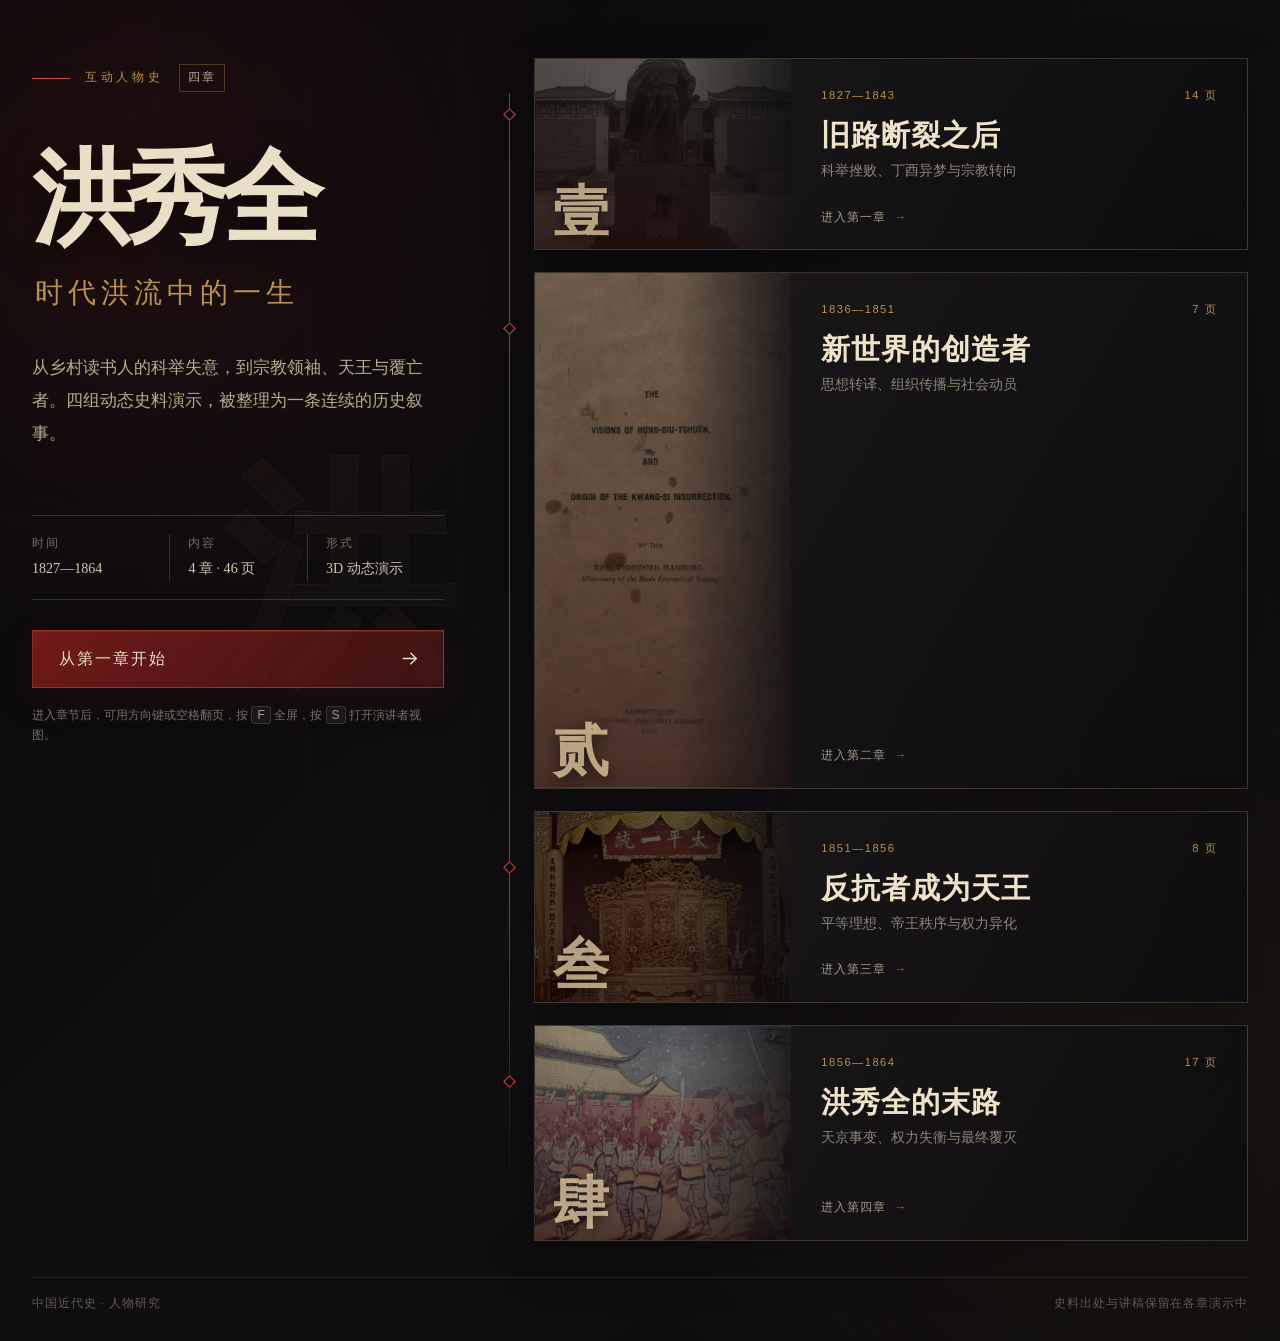
<file: index.html>
<!doctype html>
<html lang="zh-CN">
<head>
  <meta charset="utf-8">
  <meta name="viewport" content="width=device-width, initial-scale=1">
  <meta name="theme-color" content="#09090b">
  <meta name="description" content="洪秀全人物史互动专题：从科举失意、宗教转向，到权力异化与天京覆灭。">
  <title>洪秀全｜时代洪流中的一生</title>
  <link rel="icon" type="image/svg+xml" href="assets/favicon.svg">
  <link rel="stylesheet" href="assets/site.css">
</head>
<body>
  <div class="page-grain" aria-hidden="true"></div>
  <main class="site-shell">
    <section class="intro" aria-labelledby="site-title">
      <div class="intro-top">
        <p class="eyebrow"><span>互动人物史</span><b>四章</b></p>
        <h1 id="site-title"><span>洪秀全</span><small>时代洪流中的一生</small></h1>
        <p class="lede">从乡村读书人的科举失意，到宗教领袖、天王与覆亡者。四组动态史料演示，被整理为一条连续的历史叙事。</p>
      </div>

      <div class="intro-bottom">
        <dl class="facts" aria-label="专题概览">
          <div><dt>时间</dt><dd>1827—1864</dd></div>
          <div><dt>内容</dt><dd>4 章 · 46 页</dd></div>
          <div><dt>形式</dt><dd>3D 动态演示</dd></div>
        </dl>
        <a class="start-button" href="chapters/01-old-road/">
          <span>从第一章开始</span>
          <svg viewBox="0 0 24 24" aria-hidden="true"><path d="M5 12h13M13 6l6 6-6 6"/></svg>
        </a>
        <p class="keyboard-tip">进入章节后，可用方向键或空格翻页，按 <kbd>F</kbd> 全屏，按 <kbd>S</kbd> 打开演讲者视图。</p>
      </div>
    </section>

    <nav class="chapter-nav" aria-label="章节目录">
      <ol class="timeline">
        <li class="chapter-item">
          <a class="chapter-card" href="chapters/01-old-road/">
            <figure>
              <img src="chapters/01-old-road/img/bg_cover.jpg" alt="洪秀全塑像与纪念馆" loading="eager">
              <span class="image-shade" aria-hidden="true"></span>
              <figcaption>壹</figcaption>
            </figure>
            <div class="chapter-copy">
              <div class="chapter-meta"><span>1827—1843</span><span>14 页</span></div>
              <h2>旧路断裂之后</h2>
              <p>科举挫败、丁酉异梦与宗教转向</p>
              <span class="enter">进入第一章 <i aria-hidden="true">→</i></span>
            </div>
          </a>
        </li>

        <li class="chapter-item">
          <a class="chapter-card" href="chapters/02-faith/">
            <figure>
              <img src="chapters/02-faith/img/hamberg_title.jpg" alt="韩山文著作标题页" loading="lazy">
              <span class="image-shade" aria-hidden="true"></span>
              <figcaption>贰</figcaption>
            </figure>
            <div class="chapter-copy">
              <div class="chapter-meta"><span>1836—1851</span><span>7 页</span></div>
              <h2>新世界的创造者</h2>
              <p>思想转译、组织传播与社会动员</p>
              <span class="enter">进入第二章 <i aria-hidden="true">→</i></span>
            </div>
          </a>
        </li>

        <li class="chapter-item">
          <a class="chapter-card" href="chapters/03-emperor/">
            <figure>
              <img src="chapters/03-emperor/img/bg_tianwangfu.jpg" alt="天王府历史图像" loading="lazy">
              <span class="image-shade" aria-hidden="true"></span>
              <figcaption>叁</figcaption>
            </figure>
            <div class="chapter-copy">
              <div class="chapter-meta"><span>1851—1856</span><span>8 页</span></div>
              <h2>反抗者成为天王</h2>
              <p>平等理想、帝王秩序与权力异化</p>
              <span class="enter">进入第三章 <i aria-hidden="true">→</i></span>
            </div>
          </a>
        </li>

        <li class="chapter-item">
          <a class="chapter-card" href="chapters/04-fall/">
            <figure>
              <img src="chapters/04-fall/img/cover_tianjing.jpg" alt="天京内讧历史画" loading="lazy">
              <span class="image-shade" aria-hidden="true"></span>
              <figcaption>肆</figcaption>
            </figure>
            <div class="chapter-copy">
              <div class="chapter-meta"><span>1856—1864</span><span>17 页</span></div>
              <h2>洪秀全的末路</h2>
              <p>天京事变、权力失衡与最终覆灭</p>
              <span class="enter">进入第四章 <i aria-hidden="true">→</i></span>
            </div>
          </a>
        </li>
      </ol>
    </nav>
  </main>

  <footer class="site-footer">
    <p>中国近代史 · 人物研究</p>
    <p>史料出处与讲稿保留在各章演示中</p>
  </footer>
</body>
</html>
</file>
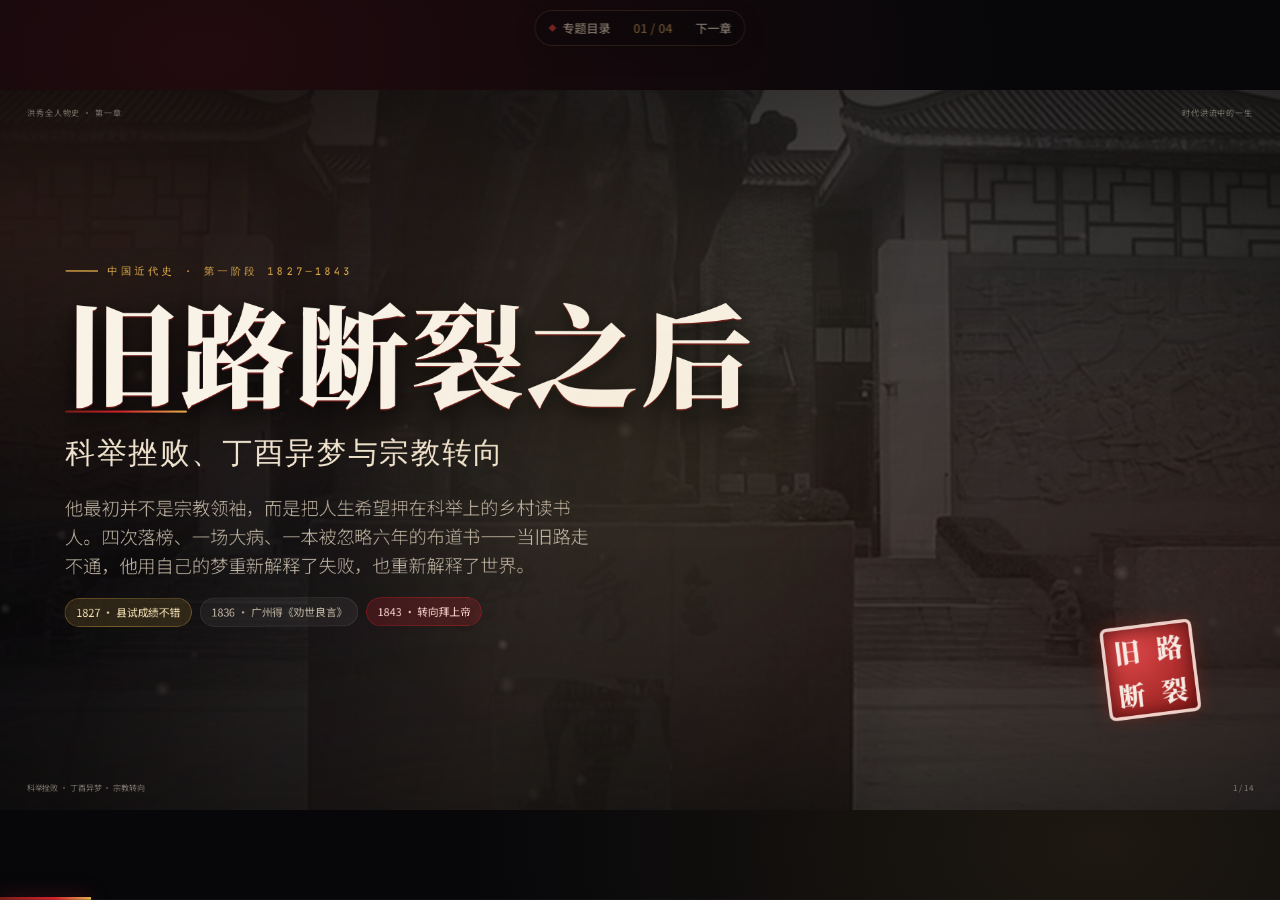
<file: chapters/01-old-road/index.html>
<!DOCTYPE html>
<html lang="zh-CN"
      data-theme="blood-ink-gold"
      data-themes="blood-ink-gold,gruvbox-dark,magazine-bold"
      data-theme-base="assets/themes/">
<head>
<meta charset="utf-8">
<meta name="viewport" content="width=device-width,initial-scale=1">
<title>洪秀全 · 旧路断裂之后 — 3D 动态演示</title>
<meta name="theme-color" content="#09090b">
<link rel="icon" type="image/svg+xml" href="../../assets/favicon.svg">
<link rel="stylesheet" href="assets/fonts.css">
<link rel="stylesheet" href="assets/base.css">
<link rel="stylesheet" id="theme-link" href="theme.css">
<link rel="stylesheet" href="assets/animations/animations.css">
<link rel="stylesheet" href="deck3d.css?v=20260921-mobile-fix">
<link rel="stylesheet" href="stage1.css">
<link rel="stylesheet" href="../../assets/series.css">
<script>
  /* ?static=1 或 ?still=1 → 静态捕获模式：入场动画停在终态，便于截图自检 */
  if (/(^|[?&])(static|still)=1/.test(location.search)) {
    document.documentElement.classList.add('capture');
  }
</script>
</head>
<body>
<nav class="series-nav" aria-label="专题章节导航">
  <a class="series-home" href="../../">专题目录</a>
  <span class="series-position">01 / 04</span>
  <a href="../02-faith/">下一章</a>
</nav>
<div class="deck">
  <div class="d3-spot"></div>
  <div class="deck-header">
    <span>洪秀全人物史 · 第一章</span>
    <span>时代洪流中的一生</span>
  </div>
  <div class="deck-footer">
    <span>科举挫败 · 丁酉异梦 · 宗教转向</span>
    <span class="slide-number" data-current="1" data-total="14"></span>
  </div>

  <!-- ============================================ 01 · 封面 -->
  <section class="slide s1-cover" data-title="封面">
    <div class="d3-scene" data-scene data-tilt="3">
      <div class="d3-layer bleed" style="--z:-470px">
        <img class="d3-bg" src="img/bg_cover.jpg" alt="洪秀全塑像与纪念馆">
      </div>
      <div class="d3-layer bleed" style="--z:-400px;--d:60">
        <div style="position:absolute;inset:0;background:linear-gradient(94deg,rgba(6,6,9,.95) 0%,rgba(6,6,9,.8) 34%,rgba(6,6,9,.42) 66%,rgba(6,6,9,.66) 100%)"></div>
      </div>
      <div class="d3-layer bleed" style="--z:-300px;--d:100"><div class="d3-cloud"></div></div>
      <div class="d3-layer bleed" style="--z:-210px;--d:140"><div class="d3-light"></div></div>
      <div class="d3-layer bleed d3-grain" style="--z:-150px;--d:180"></div>
      <div class="d3-layer bleed d3-dust" style="--z:-70px;--d:220" data-dust="50"></div>
      <div class="d3-layer bleed d3-vig" style="--z:-50px;--d:220"></div>
      <div class="d3-layer pad" style="--z:80px;--d:260">
        <div class="cover-stack">
          <div class="d3-kicker d3-rise" style="--d:280">中国近代史 · 第一阶段 1827—1843</div>
          <h1 class="d3-h1 d3-extrude d3-rise" style="--d:380">旧路断裂之后</h1>
          <div class="cover-rule d3-rise" style="--d:520"></div>
          <p class="cover-sub d3-rise" style="--d:580">科举挫败、丁酉异梦与宗教转向</p>
          <p class="d3-lede d3-rise" style="--d:680">他最初并不是宗教领袖，而是把人生希望押在科举上的乡村读书人。四次落榜、一场大病、一本被忽略六年的布道书——当旧路走不通，他用自己的梦重新解释了失败，也重新解释了世界。</p>
          <div class="d3-chips d3-rise" style="--d:820">
            <span class="d3-chip gold">1827 · 县试成绩不错</span>
            <span class="d3-chip">1836 · 广州得《劝世良言》</span>
            <span class="d3-chip red">1843 · 转向拜上帝</span>
          </div>
        </div>
      </div>
      <div class="d3-layer d3-slot-br" style="--z:250px;--d:1000">
        <div class="d3-seal" aria-hidden="true"><span>旧</span><span>路</span><span>断</span><span>裂</span></div>
      </div>
    </div>
    <div class="notes">
      开场先把问题抛出来：洪秀全最初并不是宗教领袖，而是一个把人生希望押在科举上的乡村读书人。
      接下来用四个年份串起这一阶段：1827 年县试成绩不错；1836 年在广州得到《劝世良言》，当时并未在意；1837 年第三次落榜后大病一场，出现“丁酉异梦”；1843 年第四次落榜，他重读那本书，转向拜上帝。
      一句话可以概括这一阶段：**外部道路失败，内部意义重构。**
    </div>
  </section>

  <!-- ============================================ 02 · 四个年份 -->
  <section class="slide s2-years" data-title="四个年份">
    <div class="d3-scene" data-scene data-tilt="2.4">
      <div class="d3-layer bleed" style="--z:-620px">
        <img class="d3-bg" src="img/engraving.jpg" alt="太平天国时期版画" style="opacity:.42">
        <div class="d3-scrim-full" style="position:absolute;inset:0"></div>
      </div>
      <div class="d3-layer bleed" style="--z:-380px;--d:60"><div class="d3-light"></div></div>
      <div class="d3-layer bleed d3-grain" style="--z:-140px;--d:160"></div>
      <div class="d3-layer bleed d3-dust" style="--z:-80px;--d:200" data-dust="34"></div>
      <div class="d3-layer pad" style="--z:70px;--d:220">
        <div class="d3-rise" style="--d:260;max-width:calc(100% - 380px)">
          <div class="d3-kicker">时间轴 · 一次身份改写</div>
          <h2 class="d3-h2" style="margin:18px 0 12px">四个年份，完成一次身份改写</h2>
          <p class="d3-lede" style="max-width:78ch">从相信科举，到被科举拒绝，再到用宗教解释自己的失败——这条线索由四个年份钉住。</p>
        </div>
        <p class="d3-quote d3-rise" style="--d:560;margin-top:26px;font-size:34px">外部道路失败，内部意义重构。</p>
        <div class="d3-march d3-rise" style="--d:420">
          <div class="d3-mcard" style="--i:0">
            <div class="y">1827</div><div class="t">县试成绩不错</div><div class="d">传统道路仍有希望</div>
          </div>
          <div class="d3-mcard" style="--i:1">
            <div class="y">1836</div><div class="t">广州得《劝世良言》</div><div class="d">当时只随手翻阅</div>
          </div>
          <div class="d3-mcard" style="--i:2">
            <div class="y">1837</div><div class="t">第三次落榜后大病</div><div class="d">异梦留下解释的种子</div>
          </div>
          <div class="d3-mcard hot" style="--i:3">
            <div class="y">1843</div><div class="t">第四次落榜后重读</div><div class="d">从孔孟信徒转向拜上帝</div>
          </div>
        </div>
      </div>
      <div class="d3-layer" style="--z:220px;--d:900">
        <div class="s2-inset d3-pop">
          <div class="d3-plane contain fit">
            <img src="img/portrait.png" alt="洪秀全青年时期画像（后世据史料想象绘制）">
            <span class="d3-tag">青年洪秀全 · 后世据史料想象绘制</span>
          </div>
        </div>
      </div>
    </div>
    <div class="notes">
      四个年份把整条线索钉住。1827 年县试成绩不错，他还相信科举可以改变命运；1836 年拿到《劝世良言》时并未重视；1837 年落榜后大病、异梦，先留下一个模糊的自我解释；1843 年最后一次落榜，他重读那本书，把六年前的梦整理成宗教使命。
      **外部道路失败，内部意义重构**——这是本阶段的主轴。
    </div>
  </section>

  <!-- ============================================ 03 · 章节一 -->
  <section class="slide s3-chapter" data-title="章节一 科举之路">
    <div class="d3-scene" data-scene data-tilt="3.2">
      <div class="d3-layer bleed" style="--z:-560px">
        <img class="d3-bg" src="img/bg_war.jpg" alt="近代战场气氛底图" style="opacity:.5">
        <div style="position:absolute;inset:0;background:linear-gradient(100deg,rgba(6,6,9,.95),rgba(6,6,9,.6) 58%,rgba(6,6,9,.86))"></div>
      </div>
      <div class="d3-layer bleed" style="--z:-360px;--d:60"><div class="d3-cloud"></div></div>
      <div class="d3-layer bleed" style="--z:-240px;--d:120"><div class="d3-light"></div></div>
      <div class="d3-layer bleed d3-grain" style="--z:-150px;--d:170"></div>
      <div class="d3-layer bleed d3-dust" style="--z:-70px;--d:210" data-dust="38"></div>
      <div class="d3-layer pad" style="--z:80px;--d:250">
        <div class="ch-head">
          <div class="ch-badge d3-pop" style="--d:280">壹</div>
          <div class="d3-rise" style="--d:360">
            <div class="d3-kicker">第一部分 · 1827—1843</div>
            <h2 class="d3-h2" style="margin:18px 0 10px">科举之路：屡试不第</h2>
            <p class="d3-lede">寒窗苦读的起点，也是后来转向的起点。</p>
          </div>
        </div>
        <div class="d3-g2" style="margin-top:44px;gap:56px;align-items:center">
          <div class="d3-pop" style="--d:520">
            <div class="d3-plane" style="transform:rotateY(9deg)">
              <img src="img/house.png" alt="洪秀全故居">
              <span class="d3-tag">洪秀全故居 · 广东花县官禄㘵村</span>
            </div>
          </div>
          <div class="d3-rise" style="--d:620">
            <p class="d3-body">这处农家院落是洪秀全出生、读书的地方，也是他第一次赴考之前“寒窗”岁月的全部世界。他一边做塾师、一边备考，把改变命运的希望全押在科举上。</p>
            <p class="d3-note" style="margin-top:22px">故居至今仍保存。它是起点，也是后来所有选择的参照物——正是一次次失败，才有了后来的转向。</p>
          </div>
        </div>
      </div>
    </div>
    <div class="notes">
      进入第一部分：科举之路。
      这处农家院落是洪秀全出生、读书的地方，也是他第一次赴考之前“寒窗”岁月的全部世界。他一边做塾师、一边备考，把改变命运的希望全押在科举上。
      要提醒的是：他的起点与当时千千万万农家子弟并无不同。正是这条路上反复的失败，才有了后来的转向。
    </div>
  </section>

  <!-- ============================================ 04 · 一道跨不过去的门槛 -->
  <section class="slide s4-gate" data-title="府试的门槛">
    <div class="d3-scene" data-scene data-tilt="2.6">
      <div class="d3-layer bleed" style="--z:-640px">
        <img class="d3-bg" src="img/certificate.jpg" alt="清代文书" style="opacity:.34">
        <div class="d3-scrim-full" style="position:absolute;inset:0"></div>
      </div>
      <div class="d3-layer bleed" style="--z:-360px;--d:60"><div class="d3-light"></div></div>
      <div class="d3-layer bleed d3-grain" style="--z:-140px;--d:160"></div>
      <div class="d3-layer bleed d3-dust" style="--z:-80px;--d:200" data-dust="30"></div>
      <div class="d3-layer pad" style="--z:70px;--d:220">
        <div class="d3-rise" style="--d:260">
          <div class="d3-kicker">一、科举之路</div>
          <h2 class="d3-h2" style="margin:18px 0 8px">一道始终跨不过去的门槛</h2>
          <p class="d3-lede" style="max-width:76ch">县试顺遂之后，府试成为他十几年都未能越过的关口。</p>
        </div>
        <div class="d3-ladder d3-rise" style="--d:420">
          <div class="d3-step" style="--i:0">
            <div class="bar"></div>
            <span class="yr">14 岁</span>
            <div class="d3-card" style="margin-top:12px">
              <p class="d3-body" style="font-size:17px">1827 年参加县试，成绩不错</p>
            </div>
          </div>
          <div class="d3-step" style="--i:1">
            <div class="bar"></div>
            <span class="yr">十余年</span>
            <div class="d3-card" style="margin-top:12px">
              <p class="d3-body" style="font-size:17px">一边做塾师，一边备考</p>
            </div>
          </div>
          <div class="d3-step" style="--i:2">
            <div class="bar"></div>
            <span class="yr">至少四次</span>
            <div class="d3-card" style="margin-top:12px">
              <p class="d3-body" style="font-size:17px">赴广州应府试，全部名落孙山</p>
            </div>
          </div>
          <div class="d3-step hot" style="--i:3">
            <div class="bar"></div>
            <span class="yr">31 岁</span>
            <div class="d3-card" style="margin-top:12px">
              <p class="d3-body" style="font-size:17px">1843 年最后一次应试，仍然失败</p>
            </div>
          </div>
        </div>
        <p class="d3-quote d3-rise" style="--d:820;margin-top:26px;font-size:32px">1843 年的失败，不再只是一次落榜，而是科举梦的终结。</p>
      </div>
    </div>
    <div class="notes">
      14 岁时，洪秀全参加县试，成绩不错；但紧接着的府试（考秀才的正式关卡）落榜，此后府试成了他难以跨越的障碍。
      十几年间，他一边做塾师一边备考，至少四次赴广州应试，结果全部名落孙山。1843 年，31 岁的他抱着最后希望再次赴考，依然失败。
      **这次失败，不再只是一次落榜，而是他科举梦的终结。**
    </div>
  </section>

  <!-- ============================================ 05 · 手迹 -->
  <section class="slide s5-exam" data-title="科场训练的手迹">
    <div class="d3-scene" data-scene data-tilt="2.2">
      <div class="d3-layer bleed" style="--z:-620px">
        <img class="d3-bg" src="img/writings.jpg" alt="刻本与文稿气氛底图" style="opacity:.34">
        <div class="d3-scrim-full" style="position:absolute;inset:0"></div>
      </div>
      <div class="d3-layer bleed" style="--z:-340px;--d:60"><div class="d3-light"></div></div>
      <div class="d3-layer bleed d3-grain" style="--z:-140px;--d:150"></div>
      <div class="d3-layer bleed d3-dust" style="--z:-80px;--d:190" data-dust="30"></div>
      <div class="d3-layer pad" style="--z:70px;--d:220">
        <div class="d3-rise" style="--d:260">
          <div class="d3-kicker">一、科举之路 · 史料一</div>
          <h2 class="d3-h2" style="margin:18px 0 8px">科场训练留下的手迹</h2>
        </div>
        <div class="d3-g2" style="margin-top:30px;gap:52px;align-items:center">
          <div class="d3-pop" style="--d:420">
            <div class="d3-plane" style="transform:rotateY(-9deg)">
              <img src="img/exam.png" alt="洪秀全手书科考范文残页">
              <span class="d3-tag">手书文章残页 · 抄录苏轼《刑赏忠厚之至论》</span>
            </div>
          </div>
          <div>
            <p class="d3-quote d3-rise" style="--d:520">“赏疑从与，所以广恩也；罚疑从去，所以谨刑也。”<span class="src">苏轼《刑赏忠厚之至论》，见洪秀全手书残页</span></p>
            <p class="d3-body d3-rise" style="--d:620;margin-top:26px">这不是一个“反儒”者的起点。它证明他曾认真接受儒家治道与科场作文训练。</p>
            <p class="d3-note d3-rise" style="--d:700;margin-top:18px">投入越深，失败的冲击越重。日后才会出现与孔孟之书决裂的姿态。</p>
          </div>
        </div>
      </div>
    </div>
    <div class="notes">
      这份手迹抄录的是苏轼《刑赏忠厚之至论》中“赏疑从与，所以广恩也；罚疑从去，所以谨刑也”一段，是他熟读经史、按科场标准作文的直接痕迹。
      他早年认同的正是这种“忠厚”的儒家治道。也正因投入太深，屡试不第的打击才格外沉重，日后才会愤而弃孔孟之书。
    </div>
  </section>

  <!-- ============================================ 06 · 互证 -->
  <section class="slide s6-proof" data-title="屡试不售的互证">
    <div class="d3-scene" data-scene data-tilt="2.2">
      <div class="d3-layer bleed" style="--z:-620px">
        <img class="d3-bg" src="img/certificate.jpg" alt="清代文书底图" style="opacity:.3">
        <div class="d3-scrim-full" style="position:absolute;inset:0"></div>
      </div>
      <div class="d3-layer bleed" style="--z:-340px;--d:60"><div class="d3-light"></div></div>
      <div class="d3-layer bleed d3-grain" style="--z:-140px;--d:150"></div>
      <div class="d3-layer bleed d3-dust" style="--z:-80px;--d:190" data-dust="30"></div>
      <div class="d3-layer pad" style="--z:70px;--d:220">
        <div class="d3-rise" style="--d:260">
          <div class="d3-kicker">一、科举之路 · 史料二</div>
          <h2 class="d3-h2" style="margin:18px 0 8px">“屡试不售”并非后人的附会</h2>
        </div>
        <div class="d3-g2" style="margin-top:26px;gap:52px;align-items:center">
          <div class="d3-pop" style="--d:420">
            <div class="d3-plane" style="transform:rotateY(8deg)">
              <img src="img/rengan.png" alt="洪仁玕自述手稿原件">
              <span class="d3-tag">洪仁玕自述手稿原件 · 馆藏档案影印</span>
            </div>
          </div>
          <div>
            <p class="d3-quote d3-rise" style="--d:520">“自此时至三十一岁，每场榜名高列，惟道试不售，多有抱恨。”<span class="src">洪仁玕自述手稿</span></p>
            <p class="d3-note d3-rise" style="--d:620;margin-top:22px">三类立场不同的材料，在这一点上互相印证。</p>
          </div>
        </div>
        <div class="d3-g3 d3-rise" style="--d:700;margin-top:34px">
          <div class="d3-card gold">
            <h4>洪仁玕自述</h4>
            <p>“惟道试不售，多有抱恨”</p>
          </div>
          <div class="d3-card">
            <h4>张德坚《贼情汇纂》</h4>
            <p>“屡试不售……心怀怨愤”</p>
          </div>
          <div class="d3-card">
            <h4>李秀成自述</h4>
            <p>“屡考文场，不得入学，久困场屋”</p>
          </div>
        </div>
      </div>
    </div>
    <div class="notes">
      这份手稿上写着：“自此时至三十一岁，每场榜名高列，惟道试不售，多有抱恨。”
      同族好友洪仁玕的这份记录，与张德坚《贼情汇纂》“屡试不售……心怀怨愤”、李秀成自述“久困场屋”互相印证：**科场失败并非后人附会，而是他人生转向的真实起点。**
      注意：三类材料的立场完全不同，却在这一点上一致，可信度比单一材料高。
    </div>
  </section>

  <!-- ============================================ 07 · 章节二 -->
  <section class="slide s7-chapter" data-title="章节二 大病与异梦">
    <div class="d3-scene" data-scene data-tilt="3.4">
      <div class="d3-layer bleed" style="--z:-600px">
        <div class="d3-cloud"></div>
      </div>
      <div class="d3-layer bleed" style="--z:-380px;--d:60"><div class="d3-light"></div></div>
      <div class="d3-layer bleed d3-grain" style="--z:-150px;--d:150"></div>
      <div class="d3-layer bleed" style="--z:-90px;--d:200">
        <div class="d3-shake"><div class="d3-crack"></div></div>
      </div>
      <div class="d3-layer bleed d3-dust" style="--z:-70px;--d:220" data-dust="52"></div>
      <div class="d3-layer bleed d3-vig" style="--z:-50px;--d:220"></div>
      <div class="d3-layer pad" style="--z:80px;--d:250">
        <div class="ch-head">
          <div class="ch-badge d3-pop" style="--d:280">贰</div>
          <div class="d3-rise" style="--d:360">
            <div class="d3-kicker">第二部分 · 1837</div>
            <h2 class="d3-h2" style="margin:18px 0 10px">大病与“异梦”</h2>
            <p class="d3-lede">第三次落榜之后，他在病中看见了一个后来被反复解释的梦。</p>
          </div>
        </div>
        <div class="d3-g2" style="margin-top:40px;gap:64px;align-items:end">
          <div class="d3-rise" style="--d:520">
            <div class="d3-stat"><span class="v">1837</span><span class="l">丁酉年 · 第三次落榜</span></div>
          </div>
          <div class="d3-rise" style="--d:620">
            <p class="d3-body">他卧床四十余天，高烧、神志不清，出现“斩妖”的幻觉和飞升见“天父”的梦境。</p>
            <p class="d3-note" style="margin-top:18px">当时并未被重视。但六年后，这个梦获得了完整的解释。</p>
          </div>
        </div>
      </div>
    </div>
    <div class="notes">
      第二部分：1837 年的大病与“异梦”。
      第三次落榜后，洪秀全深受刺激，回家后大病一场，卧床四十多天。材料描述他高烧、神志不清，出现“斩妖”幻觉和飞升见“天父”的梦境。
      要强调一点：**异梦当时并没有立即变成成熟教义。**它更像一颗种子，要等到 1843 年重读《劝世良言》之后，才被整理成完整的神圣叙事。
    </div>
  </section>

  <!-- ============================================ 08 · 四十余天 -->
  <section class="slide s8-dream" data-title="四十余天">
    <div class="d3-scene" data-scene data-tilt="2.6">
      <div class="d3-layer bleed" style="--z:-640px">
        <img class="d3-bg" src="img/engraving.jpg" alt="版画气氛底图" style="opacity:.32">
        <div class="d3-scrim-full" style="position:absolute;inset:0"></div>
      </div>
      <div class="d3-layer bleed" style="--z:-340px;--d:60"><div class="d3-light"></div></div>
      <div class="d3-layer bleed d3-grain" style="--z:-140px;--d:150"></div>
      <div class="d3-layer bleed d3-dust" style="--z:-80px;--d:190" data-dust="34"></div>
      <div class="d3-layer pad" style="--z:70px;--d:220">
        <div class="d3-rise" style="--d:260">
          <div class="d3-kicker">二、心理冲击</div>
          <h2 class="d3-h2" style="margin:18px 0 8px">四十余天里，现实挫败变成神圣使命</h2>
        </div>
        <div class="d3-chain d3-rise" style="--d:420;margin-top:44px">
          <div class="node"><div class="t">第三次落榜</div><div class="d">现实打击</div></div>
          <div class="node"><div class="t">大病卧床</div><div class="d">四十余天</div></div>
          <div class="node"><div class="t">高烧与幻觉</div><div class="d">斩妖、飞升</div></div>
          <div class="node hot"><div class="t">见“天父”</div><div class="d">使命叙事的雏形</div></div>
        </div>
        <div class="d3-g2" style="margin-top:48px;gap:56px;align-items:center">
          <p class="d3-quote d3-rise" style="--d:700">“世间之人皆我所生，却忘恩拜偶像，你可下去斩除妖魔。”<span class="src">韩山文《太平天国起义记》所记异梦</span></p>
          <p class="d3-body d3-rise" style="--d:780">梦里的场景，正好为他的处境提供了一套解释：失败不是终点，而是被选中的人必经的考验。</p>
        </div>
      </div>
    </div>
    <div class="notes">
      把这一页看成一个心理链条：**落榜是现实打击，大病让日常秩序中断，高烧中的幻觉把压抑与愤懑转化为“斩妖、见天父”的场景，最后形成一个使命叙事的雏形。**
      韩山文《太平天国起义记》里记下了这个梦：天使迎他升天，入一大殿，见一老者，金须黑袍，坐于高位，要他从天下去斩除妖魔。
      但请记住：这套解释在 1837 年还没有成形，它要等到 1843 年才被拼装完整。
    </div>
  </section>

  <!-- ============================================ 09 · 劝世良言 -->
  <section class="slide s9-book" data-title="劝世良言">
    <div class="d3-scene" data-scene data-tilt="2.4">
      <div class="d3-layer bleed" style="--z:-620px">
        <img class="d3-bg" src="img/writings.jpg" alt="刻本气息底图" style="opacity:.3">
        <div class="d3-scrim-full" style="position:absolute;inset:0"></div>
      </div>
      <div class="d3-layer bleed" style="--z:-340px;--d:60"><div class="d3-light"></div></div>
      <div class="d3-layer bleed d3-grain" style="--z:-140px;--d:150"></div>
      <div class="d3-layer bleed d3-dust" style="--z:-80px;--d:190" data-dust="30"></div>
      <div class="d3-layer pad" style="--z:70px;--d:220">
        <div class="d3-rise" style="--d:260">
          <div class="d3-kicker">二、心理冲击 · 史料三</div>
          <h2 class="d3-h2" style="margin:18px 0 8px">一本被忽略的书，六年后成为答案</h2>
        </div>
        <div class="d3-g2" style="margin-top:28px;gap:60px;align-items:center">
          <div class="d3-pop" style="--d:420">
            <div class="d3-plane contain fit" style="height:432px;transform:rotateY(-8deg)">
              <img src="img/liangfa.png" alt="梁发《劝世良言》书影">
              <span class="d3-tag">《劝世良言》· 梁发著</span>
            </div>
          </div>
          <div class="d3-col" style="gap:20px">
            <div class="d3-card gold d3-rise" style="--d:520">
              <span class="idx">1836</span>
              <h4>广州应试时得到此书</h4>
              <p>当时只是随手翻阅，并未在意。</p>
            </div>
            <div class="d3-card red d3-rise" style="--d:620">
              <span class="idx">1843</span>
              <h4>第四次落榜后重新翻读</h4>
              <p>书中的“爷火华”上帝，与他梦中的老者被他视为“吻合”。</p>
            </div>
          </div>
        </div>
        <p class="d3-quote d3-rise" style="--d:760;margin-top:34px;font-size:32px">《劝世良言》由街头布道书，变成验证异梦的凭据。</p>
      </div>
    </div>
    <div class="notes">
      1836 年洪秀全在广州应试时得到梁发的《劝世良言》，当时只是随手翻阅，并未在意。
      1843 年最后一次落榜后，他重读此书，发现书中的“爷火华”上帝竟与梦中的老者“吻合”。
      研究指出，《劝世良言》因此成为他验证异梦真伪的重要凭据，也是他释梦的主要理论根据之一。**一本街头布道书，从此变成了他的答案。**
    </div>
  </section>

  <!-- ============================================ 10 · 章节三 -->
  <section class="slide s10-chapter" data-title="章节三 宗教转向">
    <div class="d3-scene" data-scene data-tilt="3.2">
      <div class="d3-layer bleed" style="--z:-580px">
        <div class="d3-cloud alt"></div>
      </div>
      <div class="d3-layer bleed" style="--z:-360px;--d:60"><div class="d3-light"></div></div>
      <div class="d3-layer bleed d3-grain" style="--z:-150px;--d:150"></div>
      <div class="d3-layer bleed d3-dust" style="--z:-70px;--d:210" data-dust="46"></div>
      <div class="d3-layer bleed d3-vig" style="--z:-50px;--d:220"></div>
      <div class="d3-layer pad" style="--z:80px;--d:250">
        <div class="ch-head">
          <div class="ch-badge d3-pop" style="--d:280">叁</div>
          <div class="d3-rise" style="--d:360">
            <div class="d3-kicker">第三部分 · 1843</div>
            <h2 class="d3-h2" style="margin:18px 0 10px">从“孔孟信徒”到“拜上帝”</h2>
          </div>
        </div>
        <div class="halves" style="margin-top:56px">
          <div class="d3-panel d3-rise" style="--d:460">
            <div class="d3-kicker" style="font-size:13px">他原本相信的</div>
            <p class="d3-body" style="margin-top:12px">科举取士 · 儒家治道 · 清朝功名</p>
            <p class="d3-note" style="margin-top:10px">价值由朝廷认可</p>
          </div>
          <div class="ch-slash d3-pop" style="--d:560"><i></i></div>
          <div class="d3-panel d3-rise" style="--d:660">
            <div class="d3-kicker" style="font-size:13px">他后来相信的</div>
            <p class="d3-body d3-gold" style="margin-top:12px">异梦验证 · 上帝使命 · 自我赋权</p>
            <p class="d3-note" style="margin-top:10px">价值来自神圣启示</p>
          </div>
        </div>
        <p class="d3-quote d3-rise" style="--d:820;margin-top:56px;font-size:34px">1843：传统功名体系失去解释力。</p>
      </div>
    </div>
    <div class="notes">
      第三部分：从“孔孟信徒”到“拜上帝”。
      1843 年是身份改写的完成点。洪秀全不再把失败理解为个人学业或运气问题，而是把旧的功名体系整体判为无效。
      他随后以异梦、上帝和使命重新解释自己：**从一个等待朝廷认可的读书人，转向自行赋予权威的宗教领袖。**
    </div>
  </section>

  <!-- ============================================ 11 · 决裂 -->
  <section class="slide s11-break" data-title="改写成功的定义">
    <div class="d3-scene" data-scene data-tilt="2.4">
      <div class="d3-layer bleed" style="--z:-620px">
        <img class="d3-bg" src="img/certificate.jpg" alt="清代文书底图" style="opacity:.28">
        <div class="d3-scrim-full" style="position:absolute;inset:0"></div>
      </div>
      <div class="d3-layer bleed" style="--z:-340px;--d:60"><div class="d3-light"></div></div>
      <div class="d3-layer bleed d3-grain" style="--z:-140px;--d:150"></div>
      <div class="d3-layer bleed d3-dust" style="--z:-80px;--d:190" data-dust="30"></div>
      <div class="d3-layer pad" style="--z:70px;--d:220">
        <div class="d3-rise" style="--d:260">
          <div class="d3-kicker">三、宗教转向</div>
          <h2 class="d3-h2" style="margin:18px 0 8px">最后一次落榜后，他改写了“成功”的定义</h2>
        </div>
        <div class="d3-g2" style="margin-top:30px;gap:56px;align-items:center">
          <p class="d3-quote d3-rise" style="--d:420;font-size:40px;line-height:1.5">“不考清朝试，<br>不穿清朝服，<br>要自己来开科取士。”<span class="src">洪秀全决裂时的强烈表达</span></p>
          <div class="d3-g2" style="gap:22px">
            <div class="d3-card d3-rise" style="--d:520">
              <span class="idx">旧的解释</span>
              <h4>考取功名</h4>
              <p>进入官僚体系<br>由朝廷认可价值</p>
            </div>
            <div class="d3-card red d3-rise" style="--d:620">
              <span class="idx">新的解释</span>
              <h4>梦是神谕</h4>
              <p>失败是使命的前兆<br>权威来自上帝</p>
            </div>
          </div>
        </div>
        <p class="d3-note d3-rise" style="--d:760;margin-top:36px">关键不是情绪，而是权威来源变了：从“朝廷承认”变成“上帝授予”。</p>
      </div>
    </div>
    <div class="notes">
      材料保留了洪秀全决裂时的强烈表达：“不考清朝试，不穿清朝服，要自己来开科取士。”
      这句话的关键不是情绪，而是**权威来源发生了变化**：过去他等待清朝科举承认自己；现在他把异梦解释成神谕，把失败解释成使命的前兆，转而声称权威来自上帝。
      这就是本阶段最重要的一次改写。
    </div>
  </section>

  <!-- ============================================ 12 · 上帝次子 -->
  <section class="slide s12-son" data-title="从异梦到上帝次子">
    <div class="d3-scene" data-scene data-tilt="2.4">
      <div class="d3-layer bleed" style="--z:-620px">
        <img class="d3-bg" src="img/writings.jpg" alt="刻本气息底图" style="opacity:.28">
        <div class="d3-scrim-full" style="position:absolute;inset:0"></div>
      </div>
      <div class="d3-layer bleed" style="--z:-340px;--d:60"><div class="d3-light"></div></div>
      <div class="d3-layer bleed d3-grain" style="--z:-140px;--d:150"></div>
      <div class="d3-layer bleed d3-dust" style="--z:-80px;--d:190" data-dust="30"></div>
      <div class="d3-layer pad" style="--z:70px;--d:220">
        <div class="d3-rise" style="--d:260">
          <div class="d3-kicker">三、宗教转向 · 史料四</div>
          <h2 class="d3-h2" style="margin:18px 0 8px">从异梦到“上帝次子”</h2>
        </div>
        <div class="d3-g2" style="margin-top:24px;gap:56px;align-items:center">
          <div class="d3-pop" style="--d:400">
            <div class="d3-plane contain fit" style="height:420px;transform:rotateY(8deg)">
              <img src="img/bible.jpg" alt="《圣经·新遗诏全书》书影">
              <span class="d3-tag">《圣经·新遗诏全书》· 1855 年高德译订本</span>
            </div>
          </div>
          <div>
            <div class="d3-chain d3-rise" style="--d:520">
              <div class="node"><div class="t">天父</div><div class="d">上帝</div></div>
              <div class="node"><div class="t">天兄</div><div class="d">耶稣</div></div>
              <div class="node hot"><div class="t">次子</div><div class="d">洪秀全</div></div>
            </div>
            <p class="d3-body d3-rise" style="--d:680;margin-top:26px">末世征战、善恶对立与天国降临的叙事，被装进他的梦与使命。</p>
          </div>
        </div>
        <p class="d3-note d3-rise" style="--d:780;margin-top:30px">一个失意的读书人，就这样用外来宗教重新解释了自己的人生遭遇。</p>
      </div>
    </div>
    <div class="notes">
      在《劝世良言》之后，洪秀全又研读《圣经》，并在《启示录》上写下批注，留下《钦定旧前遗诏圣书批解》。
      末世征战、善恶对立、天国降临的叙事，被装进他的梦与使命：**上帝是父亲，耶稣是兄长，他是“次子”。**
      一个失意的读书人，就这样用外来宗教重新解释自己的人生遭遇，并在 1843 年前后创立了后世所称的拜上帝会。
    </div>
  </section>

  <!-- ============================================ 13 · 三股力量 -->
  <section class="slide s13-forces" data-title="三股力量的交汇">
    <div class="d3-scene" data-scene data-tilt="2.6">
      <div class="d3-layer bleed" style="--z:-640px">
        <img class="d3-bg" src="img/engraving.jpg" alt="版画气氛底图" style="opacity:.26">
        <div class="d3-scrim-full" style="position:absolute;inset:0"></div>
      </div>
      <div class="d3-layer bleed" style="--z:-340px;--d:60"><div class="d3-light"></div></div>
      <div class="d3-layer bleed d3-grain" style="--z:-140px;--d:150"></div>
      <div class="d3-layer bleed d3-dust" style="--z:-80px;--d:190" data-dust="32"></div>
      <div class="d3-layer pad" style="--z:70px;--d:220">
        <div class="d3-rise" style="--d:260">
          <div class="d3-kicker">综合判断</div>
          <h2 class="d3-h2" style="margin:18px 0 8px">转向发生在三股力量的交汇处</h2>
        </div>
        <div class="forces d3-rise" style="--d:420">
          <div class="forces-row">
            <div class="forces-tag ink">外部道路</div>
            <div class="forces-band"><b>四次落榜</b><span>传统上升通道断裂</span></div>
          </div>
          <div class="forces-row">
            <div class="forces-tag gold">内在需要</div>
            <div class="forces-band"><b>挫败、不甘与自我价值失落</b><span>需要一个新的意义解释</span></div>
          </div>
          <div class="forces-row">
            <div class="forces-tag red">宗教文本</div>
            <div class="forces-band"><b>《劝世良言》与《启示录》</b><span>提供上帝、斩妖与天国叙事</span></div>
          </div>
          <div class="forces-result d3-pop" style="--d:820"><span>宗教领袖</span></div>
        </div>
        <p class="d3-note d3-rise" style="--d:900;margin-top:34px">三股力量交汇，他才从一个传统读书人，转向宗教领袖。</p>
      </div>
    </div>
    <div class="notes">
      洪秀全的转向不能只归因于一本书，也不能只归因于一次梦。
      **外部**是科举道路反复失败；**内部**是挫败之后重建自我价值的需要；**宗教文本**则提供了一套现成可用的语言和叙事。
      三股力量交汇，他才从一个传统读书人转向宗教领袖。这个结论来自你提供的评价总结。
    </div>
  </section>

  <!-- ============================================ 14 · 结论 -->
  <section class="slide s14-end" data-title="结论">
    <div class="d3-scene" data-scene data-tilt="3">
      <div class="d3-layer bleed" style="--z:-650px">
        <div class="d3-cloud alt"></div>
      </div>
      <div class="d3-layer bleed" style="--z:-460px;--d:60"><div class="d3-light"></div></div>
      <div class="d3-layer bleed" style="--z:-360px;--d:60">
        <img class="d3-bg" src="img/bg_cover.jpg" alt="洪秀全塑像" style="opacity:.46">
        <div style="position:absolute;inset:0;background:radial-gradient(120% 90% at 46% 46%,rgba(6,6,9,.4),rgba(6,6,9,.94) 74%)"></div>
      </div>
      <div class="d3-layer bleed d3-grain" style="--z:-150px;--d:150"></div>
      <div class="d3-layer bleed d3-dust" style="--z:-70px;--d:210" data-dust="44"></div>
      <div class="d3-layer pad" style="--z:80px;--d:240">
        <div class="d3-rise" style="--d:280">
          <div class="d3-kicker">结论 · 第二阶段预告</div>
        </div>
        <div class="d3-explode" data-brush data-brush-value="反抗旧秩序　却未能跳出旧式思想" style="margin-top:16px">
          <span data-brush-text>反抗旧秩序　却未能跳出旧式思想</span>
        </div>
        <div class="d3-g2" style="margin-top:34px;gap:56px;align-items:start">
          <div class="d3-col" style="gap:24px">
            <ol class="d3-end-list d3-rise" style="--d:520">
              <li><span class="k">01</span><div><b>科举失败切断了他原本相信的人生道路。</b>四次落榜，晚清僵化的科举制度阻断了底层读书人的上升通道。</div></li>
              <li><span class="k">02</span><div><b>异梦让挫败第一次获得神圣解释。</b>病中的幻觉，被后来的他整理成使命。</div></li>
              <li><span class="k">03</span><div><b>宗教文本把个人危机改写为救世使命。</b>《劝世良言》与《启示录》提供了现成的语言。</div></li>
              <li><span class="k">04</span><div><b>这种选择能够动员反抗，也带着旧式思想的桎梏。</b>它可以奋起反抗旧秩序，却难以跳出旧式思想本身。</div></li>
            </ol>
            <p class="d3-note d3-rise" style="--d:760">下一阶段要回答的问题：一套宗教组织，如何走向政治动员，又如何在权力中变形。</p>
          </div>
          <div class="d3-pop" style="--d:640">
            <div class="d3-plane" style="transform:rotateY(-8deg)">
              <img src="img/bg_cover.jpg" alt="洪秀全塑像">
              <span class="d3-tag">1814—1864 · 广东花县 → 天京</span>
            </div>
          </div>
        </div>
      </div>
      <div class="d3-layer d3-slot-br" style="--z:250px;--d:1000">
        <div class="d3-seal" aria-hidden="true"><span>缘</span><span>起</span><span>已</span><span>成</span></div>
      </div>
    </div>
    <div class="notes">
      收束时不要把洪秀全简单解释为受骗或迷信。他的选择有清晰的心理与时代路径：**科举失败切断旧路，异梦留下新的自我解释，宗教文本又把个人危机改写成救世使命。**
      这种思想能够组织反抗，却也无法跳出旧式思想的框架——这是农民阶级的局限，也是这一阶段留给下一阶段的问题。
      接下来我们进入下一个板块，看看洪秀全是如何从一个革命领袖逐步变为封建帝王的。
    </div>
  </section>

</div>

<div class="progress-bar"><span></span></div>
<script src="assets/runtime.js?v=20260921-mobile-fix"></script>
<script src="assets/animations/fx-runtime.js"></script>
<script src="deck3d.js"></script>
</body>
</html>
</file>
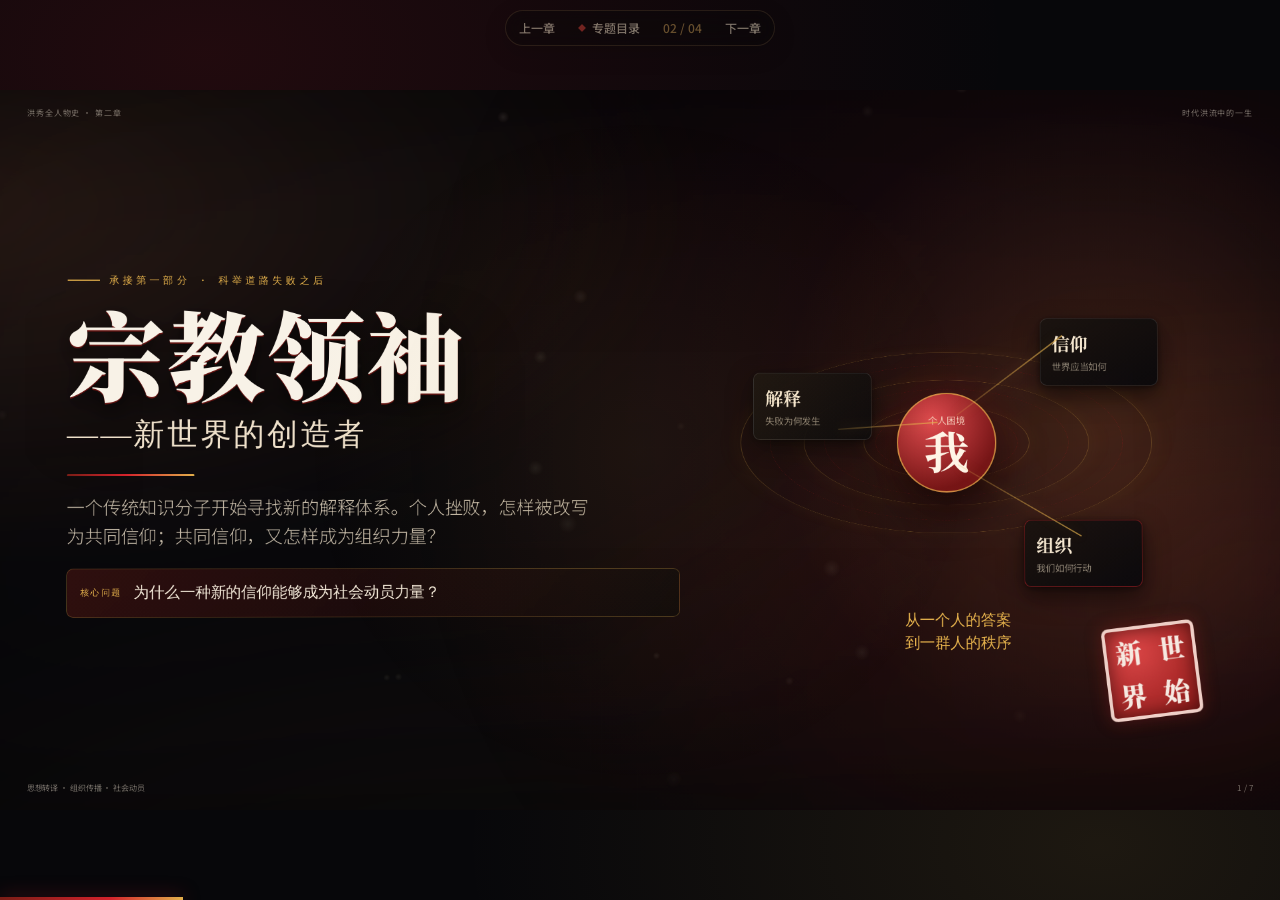
<file: chapters/02-faith/index.html>
<!DOCTYPE html>
<html lang="zh-CN"
      data-theme="blood-ink-gold"
      data-themes="blood-ink-gold,gruvbox-dark,magazine-bold"
      data-theme-base="assets/themes/">
<head>
<meta charset="utf-8">
<meta name="viewport" content="width=device-width,initial-scale=1">
<title>洪秀全 · 宗教领袖——新世界的创造者</title>
<meta name="theme-color" content="#09090b">
<link rel="icon" type="image/svg+xml" href="../../assets/favicon.svg">
<link rel="stylesheet" href="assets/fonts.css">
<link rel="stylesheet" href="assets/base.css">
<link rel="stylesheet" id="theme-link" href="theme.css">
<link rel="stylesheet" href="assets/animations/animations.css">
<link rel="stylesheet" href="deck3d.css?v=20260921-mobile-fix">
<link rel="stylesheet" href="stage2.css">
<link rel="stylesheet" href="../../assets/series.css">
<script>
  /* 与前作一致：静态捕获时把入场动画停在终态。 */
  if (/(^|[?&])(static|still)=1/.test(location.search)) {
    document.documentElement.classList.add('capture');
  }
</script>
</head>
<body>
<nav class="series-nav" aria-label="专题章节导航">
  <a href="../01-old-road/">上一章</a>
  <a class="series-home" href="../../">专题目录</a>
  <span class="series-position">02 / 04</span>
  <a href="../03-emperor/">下一章</a>
</nav>
<div class="deck">
  <div class="d3-spot"></div>
  <div class="deck-header">
    <span>洪秀全人物史 · 第二章</span>
    <span>时代洪流中的一生</span>
  </div>
  <div class="deck-footer">
    <span>思想转译 · 组织传播 · 社会动员</span>
    <span class="slide-number" data-current="1" data-total="7"></span>
  </div>

  <!-- ============================================ 01 · 章节引入 -->
  <section class="slide s1-cover" data-title="宗教领袖 · 新世界的创造者">
    <div class="d3-scene" data-scene data-tilt="3">
      <div class="d3-layer bleed" style="--z:-650px"><div class="d3-cloud"></div></div>
      <div class="d3-layer bleed" style="--z:-470px;--d:50"><div class="faith-radiance"></div></div>
      <div class="d3-layer bleed d3-grain" style="--z:-170px;--d:150"></div>
      <div class="d3-layer bleed d3-dust" style="--z:-80px;--d:210" data-dust="44"></div>
      <div class="d3-layer bleed d3-vig" style="--z:-50px;--d:220"></div>

      <div class="d3-layer pad cover-layout" style="--z:85px;--d:250">
        <div class="cover-copy">
          <div class="d3-kicker d3-rise" style="--d:260">承接第一部分 · 科举道路失败之后</div>
          <h1 class="d3-h1 d3-extrude d3-rise" style="--d:380">宗教领袖</h1>
          <p class="cover-sub d3-rise" style="--d:500">——新世界的创造者</p>
          <div class="cover-rule d3-rise" style="--d:580"></div>
          <p class="d3-lede d3-rise" style="--d:660">一个传统知识分子开始寻找新的解释体系。个人挫败，怎样被改写为共同信仰；共同信仰，又怎样成为组织力量？</p>
          <div class="question-band d3-rise" style="--d:780">
            <span>核心问题</span>
            <b>为什么一种新的信仰能够成为社会动员力量？</b>
          </div>
        </div>

        <div class="faith-device d3-pop" style="--d:560" aria-label="从个人到组织的思想扩散示意图">
          <div class="faith-ring ring-a"></div>
          <div class="faith-ring ring-b"></div>
          <div class="faith-ring ring-c"></div>
          <div class="faith-core"><small>个人困境</small><strong>我</strong></div>
          <div class="faith-node n1"><b>解释</b><span>失败为何发生</span></div>
          <div class="faith-node n2"><b>信仰</b><span>世界应当如何</span></div>
          <div class="faith-node n3"><b>组织</b><span>我们如何行动</span></div>
          <div class="faith-line l1"></div><div class="faith-line l2"></div><div class="faith-line l3"></div>
          <div class="faith-result">从一个人的答案<br>到一群人的秩序</div>
        </div>
      </div>

      <div class="d3-layer d3-slot-br" style="--z:260px;--d:980">
        <div class="d3-seal" aria-hidden="true"><span>新</span><span>世</span><span>界</span><span>始</span></div>
      </div>
    </div>
    <div class="notes">
      第一部分的结尾，是洪秀全的科举道路彻底失败。但旧路断裂，并不自动产生新世界。
      这一部分追问：他如何把一本外来的布道书、一段后来被重新解释的异梦，转化为一套可以传播、可以组织、也可以要求成员遵守的信仰体系。
      **关键判断不是“宗教让群众迷信”，而是个人解释、组织劳动与社会处境三者结合，信仰才成为动员力量。**
    </div>
  </section>

  <!-- ============================================ 02 · 劝世良言 -->
  <section class="slide s2-book" data-title="《劝世良言》 · 思想转折点">
    <div class="d3-scene" data-scene data-tilt="2.3">
      <div class="d3-layer bleed" style="--z:-590px"><div class="d3-cloud alt"></div></div>
      <div class="d3-layer bleed" style="--z:-420px;--d:70"><div class="d3-light"></div></div>
      <div class="d3-layer bleed d3-grain" style="--z:-150px;--d:150"></div>
      <div class="d3-layer bleed d3-vig" style="--z:-50px;--d:210"></div>

      <div class="d3-layer pad stage-pad" style="--z:80px;--d:230">
        <div class="d3-kicker d3-rise" style="--d:240">文献一 · 1832 年刊本</div>
        <h2 class="d3-h2 d3-rise" style="--d:330">从儒家士子到宗教解释者</h2>
        <p class="d3-note d3-rise" style="--d:420">重点不在“读过一本书”，而在六年后如何重新阅读它。</p>

        <div class="source-layout">
          <figure class="source-figure d3-pop" style="--d:460">
            <div class="d3-plane contain fit source-img book-img">
              <img src="img/liangfa.png" alt="梁发《劝世良言》封面书影">
              <span class="d3-tag">原始文献书影 · 不是装饰图</span>
            </div>
            <figcaption class="source-caption">
              <b>《劝世良言》</b><span>1832 · 梁发</span>
              <em>来源：哈佛大学图书馆藏本影印（Wikimedia Commons 数字化）</em>
            </figcaption>
          </figure>

          <div class="source-analysis d3-rise" style="--d:520">
            <div class="d3-g3 evidence-triad">
              <div class="d3-card gold"><span class="idx">它是什么</span><h4>中文布道书</h4><p>梁发用中文阐释“独一真神”，并反对偶像崇拜。</p></div>
              <div class="d3-card"><span class="idx">它证明什么</span><h4>思想资源</h4><p>书中提供了上帝、罪与救赎、排斥偶像的语言。</p></div>
              <div class="d3-card red"><span class="idx">它不能证明</span><h4>被动照搬</h4><p>不能据此认定洪秀全完整接受了传教士的基督教体系。</p></div>
            </div>

            <div class="interpret-panel">
              <div class="interpret-source"><span>书中命题</span><b>独一真神 · 反偶像</b></div>
              <div class="interpret-arrow">重新解释</div>
              <div class="interpret-result"><span>洪秀全的阅读</span><b>异梦中的“老者”＝上帝<br>个人受命＝救世使命</b></div>
            </div>
          </div>
        </div>

        <div class="mini-timeline d3-rise" style="--d:760">
          <div><b>约 1836</b><span>广州应试时得到布道书</span></div>
          <i></i><div><b>1837</b><span>病中异象，当时尚未系统解释</span></div>
          <i></i><div class="hot"><b>1843</b><span>重读并把书与异梦连接</span></div>
        </div>
      </div>
    </div>
    <div class="notes">
      《劝世良言》由梁发编写，1832 年刊行。它传递“独一真神”、反对偶像崇拜等观念。
      但洪秀全不是在拿到书的那一刻就完成转变。按照洪仁玕口述、韩山文整理的叙事，他先得到书，后来经历异梦，直到 1843 年才重读并把两者连接。
      所以这里强调“选择性吸收”：书提供词汇，洪秀全用自己的经历重新排列这些词汇，形成了与传教士正统教义不同的解释。
      获书年份在回忆材料中并非完全无疑，因此屏幕使用“约 1836”，不把口述记忆写成精确档案日期。
    </div>
  </section>

  <!-- ============================================ 03 · 异梦与史料链 -->
  <section class="slide s3-dream" data-title="异梦 · 从个人经历到救世使命">
    <div class="d3-scene" data-scene data-tilt="2.5">
      <div class="d3-layer bleed" style="--z:-620px"><div class="dream-haze"></div></div>
      <div class="d3-layer bleed d3-grain" style="--z:-150px;--d:150"></div>
      <div class="d3-layer bleed d3-dust" style="--z:-70px;--d:200" data-dust="30"></div>
      <div class="d3-layer bleed d3-vig" style="--z:-50px;--d:210"></div>

      <div class="d3-layer pad stage-pad" style="--z:80px;--d:230">
        <div class="d3-kicker d3-rise" style="--d:240">史料方法 · 先追问“我们如何知道”</div>
        <h2 class="d3-h2 d3-rise" style="--d:330">从个人经历到救世使命</h2>

        <div class="dream-layout">
          <div class="dream-copy">
            <blockquote class="dream-quote d3-rise" style="--d:430">
              <span>1837</span>
              <p>病中异象后来被讲述为：升天、见“天父”、受命“斩妖”。</p>
            </blockquote>

            <div class="source-chain d3-rise" style="--d:520" aria-label="异梦叙事的史料传播链">
              <div><small>经历者</small><b>洪秀全</b><span>1837 年病中经历</span></div><i>→</i>
              <div><small>口述者</small><b>洪仁玕</b><span>亲属与早期同道</span></div><i>→</i>
              <div class="hot"><small>整理者</small><b>韩山文</b><span>1854 年英文出版</span></div><i>→</i>
              <div><small>传播</small><b>后世研究</b><span>译本、引述与解释</span></div>
            </div>

            <div class="d3-g3 evidence-triad compact d3-rise" style="--d:650">
              <div class="d3-card gold"><span class="idx">重要性</span><p>离事件较近，保存了早期叙事与组织线索。</p></div>
              <div class="d3-card"><span class="idx">限制</span><p>不是洪秀全亲笔，也不是梦发生当年的记录。</p></div>
              <div class="d3-card red"><span class="idx">历史学能做的</span><p>研究异梦如何被叙述、重释并转化为权威。</p></div>
            </div>
          </div>

          <figure class="source-figure tall d3-pop" style="--d:500">
            <div class="d3-plane contain source-img hamberg-img">
              <img src="img/hamberg_title.jpg" alt="韩山文《洪秀全之异梦与广西起义之缘起》英文标题页">
              <span class="d3-tag">1935 重印本标题页 · 原著 1854</span>
            </div>
            <figcaption class="source-caption">
              <b>The Visions of Hung-Siu-Tshuen</b><span>韩山文 · 1854</span>
              <em>来源：燕京大学图书馆 1935 重印本；Wikimedia Commons 公版扫描</em>
            </figcaption>
          </figure>
        </div>
      </div>
    </div>
    <div class="notes">
      这一页不把“异梦”当作可以直接验证的超自然事实，而是先追问史料链。
      我们今天熟悉的细节，主要来自洪仁玕的口述，再由巴色会传教士韩山文整理成英文著作，1854 年出版。屏幕上的图是燕京大学图书馆 1935 年重印本的标题页。
      这份材料能帮助我们研究洪秀全早年的经历如何被亲属和宗教网络讲述；但它不能逐字等同洪秀全本人的即时自述，更不能证明异象的超自然真实性。
      历史学更稳妥的问题是：这段经历后来怎样被解释为“受命救世”，并成为组织权威的来源。
    </div>
  </section>

  <!-- ============================================ 04 · 拜上帝会 -->
  <section class="slide s4-organization" data-title="拜上帝会 · 思想如何变成组织">
    <div class="d3-scene" data-scene data-tilt="2.4">
      <div class="d3-layer bleed" style="--z:-620px"><div class="network-field"></div></div>
      <div class="d3-layer bleed" style="--z:-430px;--d:70"><div class="d3-light"></div></div>
      <div class="d3-layer bleed d3-grain" style="--z:-150px;--d:150"></div>
      <div class="d3-layer bleed d3-vig" style="--z:-50px;--d:210"></div>

      <div class="d3-layer pad stage-pad" style="--z:80px;--d:230">
        <div class="d3-kicker d3-rise" style="--d:240">从观念到共同体 · 1844—1847</div>
        <h2 class="d3-h2 d3-rise" style="--d:330">思想如何变成组织</h2>

        <div class="organization-layout">
          <figure class="source-figure d3-pop" style="--d:460">
            <div class="d3-plane contain source-img tian-tiao-img">
              <img src="img/tian_tiaoshu.jpg" alt="太平天国《天条书》手抄本">
              <span class="d3-tag">宗教规范文本 · 中国国家博物馆藏</span>
            </div>
            <figcaption class="source-caption">
              <b>《天条书》手抄本</b><span>约 1851 前后 · 内容形成于 1847</span>
              <em>来源：中国国家博物馆；国内孤本，原缺第 4、5 页为后补抄</em>
            </figcaption>
          </figure>

          <div class="organization-copy">
            <div class="people-pair d3-rise" style="--d:460">
              <div><small>思想建构</small><b>洪秀全</b><span>解释异梦、撰写教义、提供神圣使命</span></div>
              <div class="plus">＋</div>
              <div><small>组织传播</small><b>冯云山</b><span>深入广西紫荆山区，建立稳定信众网络</span></div>
            </div>

            <div class="mobilize-flow d3-rise" style="--d:590">
              <div><b>个人思想</b><span>新的世界解释</span></div><i>→</i>
              <div><b>共同仪式</b><span>祷告、十款天条</span></div><i>→</i>
              <div class="hot"><b>组织纪律</b><span>成员身份与共同边界</span></div><i>→</i>
              <div><b>群众动员</b><span>跨村落的行动能力</span></div>
            </div>

            <div class="proof-limit d3-rise" style="--d:720">
              <div><strong>这件史料证明</strong><p>宗教不只提供信念，也通过规则、仪式和学习要求进入日常生活。</p></div>
              <div><strong>它不能单独证明</strong><p>不能把现存残缺抄本视为所有成员实践完全一致的记录。</p></div>
            </div>

            <p class="organization-thesis d3-rise" style="--d:820"><b>不是一个人的运动：</b>思想 + 组织劳动 + 地方社会网络共同作用。</p>
          </div>
        </div>
      </div>
    </div>
    <div class="notes">
      这一页要纠正“洪秀全一个人创立一切”的英雄中心叙事。
      洪秀全更偏向提供思想解释和神圣使命，冯云山则在广西紫荆山区进行了长期、具体的组织传播。没有后者把分散信众联成礼拜共同体，思想很难变成稳定组织。
      《天条书》把祷告、十款天条与日常纪律结合起来，是“信仰如何制度化”的物证。国博说明指出，现存手抄本缺页，罗尔纲曾据柏林藏本补抄，因此补页不能当作原抄。
      它能证明规范文本的存在，却不能直接证明每个成员都以同样方式实践这些规范。
    </div>
  </section>

  <!-- ============================================ 05 · 原道救世歌 -->
  <section class="slide s5-ideas" data-title="《原道救世歌》 · 从信仰到社会理想">
    <div class="d3-scene" data-scene data-tilt="2.2">
      <div class="d3-layer bleed" style="--z:-620px"><div class="scripture-field"></div></div>
      <div class="d3-layer bleed d3-grain" style="--z:-150px;--d:150"></div>
      <div class="d3-layer bleed d3-vig" style="--z:-50px;--d:210"></div>

      <div class="d3-layer pad stage-pad" style="--z:80px;--d:230">
        <div class="d3-kicker d3-rise" style="--d:240">文献二 · 《原道救世歌》</div>
        <h2 class="d3-h2 d3-rise" style="--d:330">从宗教信仰到社会理想</h2>

        <blockquote class="primary-quote d3-rise" style="--d:430">
          <span>依据传世录文重排 · 非原件影像</span>
          <p>“开辟真神惟上帝，无分贵贱拜宜虔。<br>天父上帝人人共，天下一家自古传。”</p>
          <cite>洪秀全《原道救世歌》</cite>
        </blockquote>

        <div class="idea-columns d3-rise" style="--d:550">
          <div class="idea-card gold"><span>01</span><b>立一神</b><p>把世界解释权集中到“皇上帝”，否定多神与偶像。</p><em>“开辟真神惟上帝”</em></div>
          <div class="idea-card"><span>02</span><b>破旧俗</b><p>把反偶像与戒淫、孝亲、戒盗赌等道德规训相连。</p><em>“勿拜祁神须作正”</em></div>
          <div class="idea-card red"><span>03</span><b>倡平等</b><p>以共同天父和“皆兄弟”表达超越贵贱的共同身份。</p><em>“普天之下皆兄弟”</em></div>
        </div>

        <div class="transformation-path d3-rise" style="--d:700">
          <div><small>宗教改革</small><b>谁是唯一真神</b></div><i>↓</i>
          <div><small>社会改革</small><b>人应如何相处</b></div><i>↓</i>
          <div class="hot"><small>政治反抗</small><b>旧权威为何不再正当</b></div>
        </div>

        <div class="historians-note d3-rise" style="--d:840"><b>史料边界：</b>诗歌能证明宗教语言开始承载社会批判；不能据此断言一套完整、可执行的现代平等制度已经形成。</div>
      </div>
    </div>
    <div class="notes">
      《原道救世歌》把“唯一真神”与共同天父、天下一家联系起来。这里选取的句子来自传世录文，屏幕明确标注为重排文字，不伪装成原件影像。
      它的思想可以分成三层：确立唯一真神；用信仰批判偶像与旧俗；用“共同天父”“普天兄弟”构造一种超越贵贱的共同身份。
      于是宗教改革语言可以继续向社会改革、政治反抗延伸。但要把握边界：这些诗句表达的是道德和宗教理想，不等于一套已经设计完成、实际执行的现代平等制度。
    </div>
  </section>

  <!-- ============================================ 06 · 广西环境 -->
  <section class="slide s6-guangxi" data-title="广西社会环境 · 为什么能够发展">
    <div class="d3-scene" data-scene data-tilt="2.4">
      <div class="d3-layer bleed" style="--z:-620px"><div class="terrain-field"></div></div>
      <div class="d3-layer bleed" style="--z:-420px;--d:70"><div class="d3-light"></div></div>
      <div class="d3-layer bleed d3-grain" style="--z:-150px;--d:150"></div>
      <div class="d3-layer bleed d3-vig" style="--z:-50px;--d:210"></div>

      <div class="d3-layer pad stage-pad" style="--z:80px;--d:230">
        <div class="d3-kicker d3-rise" style="--d:240">社会条件 · 信仰不是在真空中传播</div>
        <h2 class="d3-h2 d3-rise" style="--d:330">为什么拜上帝会能够发展？</h2>
        <p class="d3-note d3-rise" style="--d:410">不是“宗教足够有吸引力”这一条原因，而是它回应了具体的生存与秩序问题。</p>

        <div class="pressure-grid d3-rise" style="--d:500">
          <div class="pressure-card"><span>生计</span><b>人地矛盾</b><p>人口、生计与土地资源之间的压力加重，边缘群体需要新的互助网络。</p></div>
          <div class="pressure-card"><span>风险</span><b>天灾与粮价</b><p>1840 年代末灾害、饥馑与市场波动，使日常生活更不稳定。</p></div>
          <div class="pressure-card"><span>负担</span><b>苛捐杂税</b><p>赋役、地主剥削与基层治理问题，把经济困境转化为对旧秩序的不满。</p></div>
          <div class="pressure-card"><span>结构</span><b>地方冲突</b><p>族群、土客、团练与村落网络既制造紧张，也提供动员的现成连接。</p></div>
        </div>

        <div class="response-map d3-rise" style="--d:680">
          <div class="problem-side"><small>现实问题</small><b>孤立、风险、冲突、失序</b></div>
          <div class="response-arrow"><span>信仰回应</span></div>
          <div class="answer-side"><small>组织承诺</small><b>共同身份、纪律、互助、解释</b></div>
        </div>

        <div class="guangxi-thesis d3-rise" style="--d:820">
          <span>核心判断</span>
          <p>思想之所以成为动员力量，不只因为它“说了什么”，还因为它进入了怎样的社会关系。</p>
        </div>
      </div>
    </div>
    <div class="notes">
      拜上帝会在广西的发展不能用单一原因解释。人地与生计压力、灾害、税费负担、地方冲突和村落网络共同构成传播环境。
      冯云山在紫荆山的工作尤其关键：他并非只做抽象布道，而是进入烧炭、种山、做工等群体的日常关系，把信仰变成可持续的共同体。
      所以宗教回应的不只是“死后得救”，也回应现实中的孤立、风险和秩序需求。这里使用的是结构性解释，不把任何一种困境写成起义的唯一原因。
    </div>
  </section>

  <!-- ============================================ 07 · 身份变化总结 -->
  <section class="slide s7-summary" data-title="从失意秀才到宗教领袖">
    <div class="d3-scene" data-scene data-tilt="2.8">
      <div class="d3-layer bleed" style="--z:-640px"><div class="d3-cloud"></div></div>
      <div class="d3-layer bleed d3-grain" style="--z:-150px;--d:150"></div>
      <div class="d3-layer bleed d3-dust" style="--z:-70px;--d:210" data-dust="38"></div>
      <div class="d3-layer bleed d3-vig" style="--z:-50px;--d:220"></div>

      <div class="d3-layer pad stage-pad" style="--z:80px;--d:240">
        <div class="d3-kicker d3-rise" style="--d:240">身份变化 · 第二部分结论</div>
        <h2 class="d3-h2 d3-rise" style="--d:330">从失意秀才到宗教领袖</h2>

        <div class="identity-stairs d3-rise" style="--d:460">
          <div class="identity-card step-1"><span>01</span><small>旧秩序中的位置</small><b>秀才读书人</b><p>把人生希望寄托于科举与功名。</p></div>
          <i>→</i>
          <div class="identity-card step-2"><span>02</span><small>意义危机中的行动</small><b>思想探索者</b><p>以《劝世良言》重新解释异梦与失败。</p></div>
          <i>→</i>
          <div class="identity-card step-3"><span>03</span><small>共同体中的位置</small><b>宗教领袖</b><p>让解释进入文本、仪式、纪律和组织。</p></div>
        </div>

        <div class="summary-quote d3-rise" style="--d:650">
          <p>洪秀全通过重新解释宗教思想，<br>为个人困境和社会矛盾寻找新的答案。</p>
          <span>但答案仍带着他所处时代的语言、等级观与权威结构。</span>
        </div>

        <div class="next-question d3-rise" style="--d:820">
          <small>下一部分</small>
          <b>宗教领袖如何进一步成为革命领袖？</b>
          <span>信仰共同体 → 集体行动 → 政治对抗</span>
        </div>
      </div>

      <div class="d3-layer d3-slot-br" style="--z:260px;--d:980">
        <div class="d3-seal" aria-hidden="true"><span>信</span><span>仰</span><span>成</span><span>军</span></div>
      </div>
    </div>
    <div class="notes">
      第二部分可以收束为三次身份移动：失意秀才、思想探索者、宗教领袖。
      洪秀全的创造性在于，他没有简单照搬西方宗教，而是把外来文本、个人异梦与中国的道德和秩序语言重新组合；冯云山等人又把这套解释落实为组织。
      但这种新世界并没有摆脱时代：共同身份与严格纪律并存，平等语言与神圣权威并存。由此自然进入下一问——当宗教共同体获得集体行动能力，它怎样进一步成为革命力量？
    </div>
  </section>
</div>

<div class="progress-bar"><span></span></div>
<script src="assets/runtime.js?v=20260921-mobile-fix"></script>
<script src="assets/animations/fx-runtime.js"></script>
<script src="deck3d.js"></script>
</body>
</html>
</file>
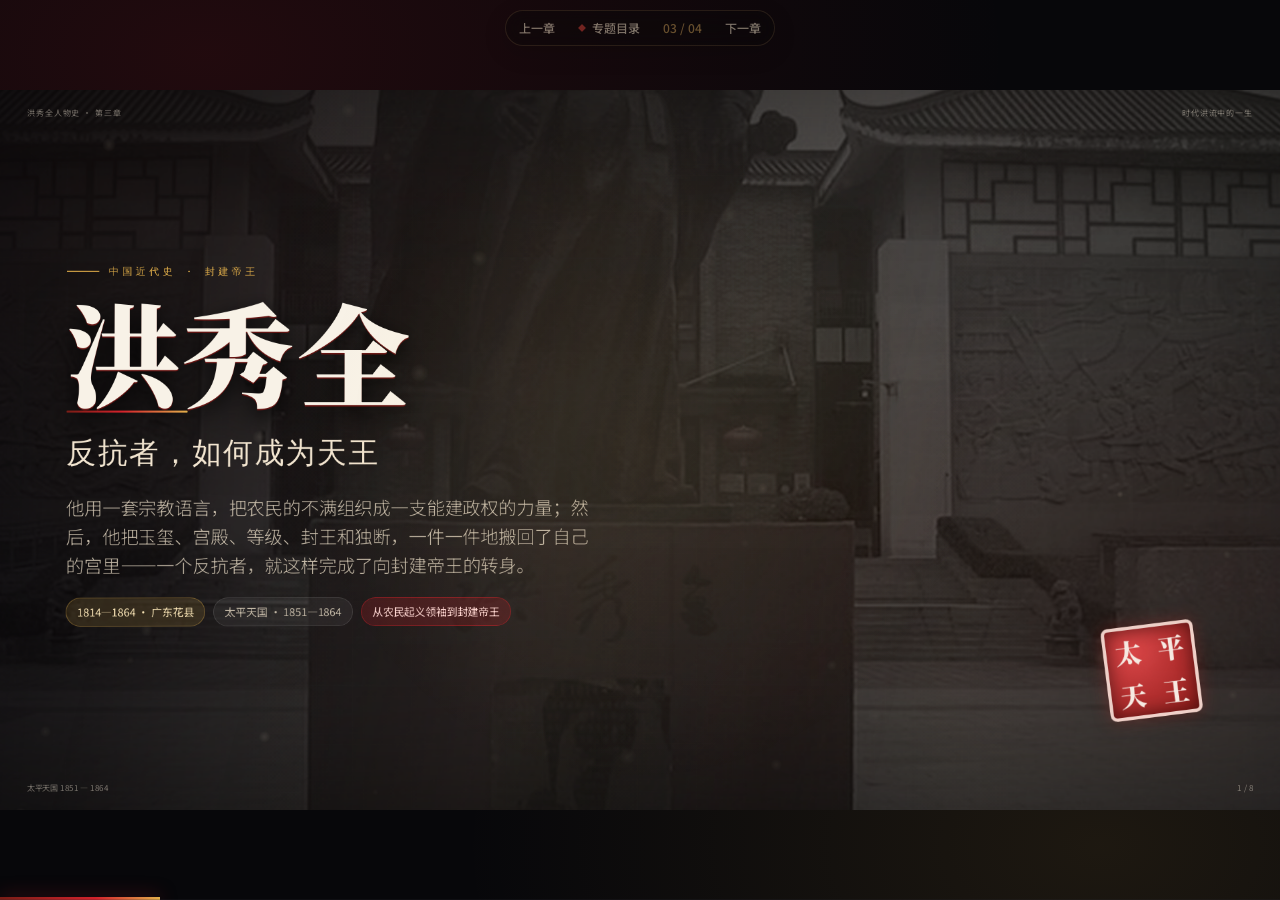
<file: chapters/03-emperor/index.html>
<!DOCTYPE html>
<html lang="zh-CN"
      data-theme="blood-ink-gold"
      data-themes="blood-ink-gold,gruvbox-dark,cyberpunk-neon,magazine-bold"
      data-theme-base="assets/themes/">
<head>
<meta charset="utf-8">
<meta name="viewport" content="width=device-width,initial-scale=1">
<title>洪秀全 · 封建帝王 — 3D 动态演示</title>
<meta name="theme-color" content="#09090b">
<link rel="icon" type="image/svg+xml" href="../../assets/favicon.svg">
<link rel="stylesheet" href="assets/fonts.css">
<link rel="stylesheet" href="assets/base.css">
<link rel="stylesheet" id="theme-link" href="theme.css">
<link rel="stylesheet" href="assets/animations/animations.css">
<link rel="stylesheet" href="deck3d.css?v=20260921-mobile-fix">
<link rel="stylesheet" href="../../assets/series.css">
<script>
  /* ?static=1 -> 静态捕获模式：入场动画停在终态，便于截图自检 */
  if (/(^|[?&])static=1/.test(location.search)) {
    document.documentElement.classList.add('capture');
  }
</script>
</head>
<body>
<nav class="series-nav" aria-label="专题章节导航">
  <a href="../02-faith/">上一章</a>
  <a class="series-home" href="../../">专题目录</a>
  <span class="series-position">03 / 04</span>
  <a href="../04-fall/">下一章</a>
</nav>
<div class="deck">
  <div class="d3-spot"></div>
  <div class="deck-header">
    <span>洪秀全人物史 · 第三章</span>
    <span>时代洪流中的一生</span>
  </div>
  <div class="deck-footer">
    <span>太平天国 1851 — 1864</span>
    <span class="slide-number" data-current="1" data-total="12"></span>
  </div>

  <!-- ================================================== 01 · 封面 -->
  <section class="slide s-cover">
    <div class="d3-scene" data-scene data-tilt="3">
      <div class="d3-layer bleed" style="--z:-470px">
        <img class="d3-bg" src="img/bg_cover.jpg" alt="洪秀全塑像">
      </div>
      <div class="d3-layer bleed" style="--z:-390px;--d:60">
        <div class="d3-cloud"></div>
      </div>
      <div class="d3-layer bleed" style="--z:-340px;--d:100">
        <div style="position:absolute;inset:0;background:linear-gradient(94deg,rgba(6,6,9,.9) 0%,rgba(6,6,9,.62) 36%,rgba(6,6,9,.3) 68%,rgba(6,6,9,.56) 100%)"></div>
      </div>
      <div class="d3-layer bleed" style="--z:-210px;--d:140"><div class="d3-light"></div></div>
      <div class="d3-layer bleed d3-grain" style="--z:-150px;--d:180"></div>
      <div class="d3-layer bleed d3-dust" style="--z:-70px;--d:220" data-dust="46"></div>
      <div class="d3-layer bleed d3-vig" style="--z:-50px;--d:220"></div>
      <div class="d3-layer pad" style="--z:80px;--d:260">
        <div class="cover-stack">
          <div class="d3-kicker d3-rise" style="--d:280">中国近代史 · 封建帝王</div>
          <h1 class="d3-h1 d3-extrude d3-rise" style="--d:380">洪秀全</h1>
          <div class="cover-rule d3-rise" style="--d:520"></div>
          <p class="cover-sub d3-rise" style="--d:580">反抗者，如何成为天王</p>
          <p class="d3-lede d3-rise" style="--d:680">他用一套宗教语言，把农民的不满组织成一支能建政权的力量；然后，他把玉玺、宫殿、等级、封王和独断，一件一件地搬回了自己的宫里——一个反抗者，就这样完成了向封建帝王的转身。</p>
          <div class="d3-chips d3-rise" style="--d:800">
            <span class="d3-chip gold">1814—1864 · 广东花县</span>
            <span class="d3-chip">太平天国 · 1851—1864</span>
            <span class="d3-chip red">从农民起义领袖到封建帝王</span>
          </div>
        </div>
      </div>
      <div class="d3-layer d3-slot-br" style="--z:250px;--d:1000">
        <div class="d3-seal" aria-hidden="true"><span>太</span><span>平</span><span>天</span><span>王</span></div>
      </div>
    </div>
    <div class="notes">
      各位老师、同学好。今天我要讲的这个人，站在两个完全相反的评价中间：他是中国近代规模最大的农民战争的发动者——十四年，席卷大半个中国；他也是同一场战争里，把自己关进深宫、把平等改写成等级的那个人。
      所以我不打算只把他当英雄，也不打算只把他当疯子。我想回答一个问题：**为什么一个反压迫起兵的人，最后把自己做成了皇帝？**
      这一页是整份报告的起点：一个反抗者，如何完成向封建帝王的转身。
    </div>
  </section>

  <!-- ================================================== 06 · 玉玺 -->
  <section class="slide s-seal">
    <div class="d3-scene" data-scene data-tilt="2.4">
      <div class="d3-layer bleed" style="--z:-620px;--d:0"><div class="d3-cloud"></div></div>
      <div class="d3-layer bleed" style="--z:-380px;--d:60"><div class="d3-light"></div></div>
      <div class="d3-layer bleed" style="--z:-340px;--d:60">
        <div class="d3-scrim-full" style="position:absolute;inset:0"></div>
      </div>
      <div class="d3-layer pad" style="--z:60px;--d:180">
        <div class="d3-g2" style="align-items:center;gap:44px">
          <div>
            <div class="d3-rise" style="--d:220">
              <div class="d3-kicker">证据一 · 天王玉玺</div>
              <h2 class="d3-h2" style="margin:20px 0 18px">神权的外衣，<br>专制的内核</h2>
              <p class="d3-body">天京陷落时缴获的天王玉玺，刻有“天父上帝、永定乾坤”等文字，把洪秀全家族与上帝、耶稣并列在同一套神圣谱系里。</p>
            </div>
            <div class="d3-g2" style="margin-top:34px;gap:20px">
              <div class="d3-card gold d3-rise" style="--d:420">
                <h4>玺文里的天国</h4>
                <p>天父上帝 · 永定乾坤<br>神圣、永恒、统一</p>
              </div>
              <div class="d3-card red d3-rise" style="--d:520">
                <h4>现实里的天国</h4>
                <p>内讧 · 割据 · 城破<br>四分五裂，摇摇欲坠</p>
              </div>
            </div>
            <p class="d3-note d3-rise" style="--d:640;margin-top:30px">天王玉玺 — 神权外衣下的专制王权。宏大玺文与四分五裂的现实，构成最直接的反差：他靠宗教起事，最后也只能靠宗教神话来维系权力。</p>
          </div>
          <div class="d3-pop" style="--d:300">
            <div class="d3-ornament" style="--d:420">
              <svg viewBox="0 0 720 190" role="img" aria-label="传统如意卷云回纹纹章">
                <!-- 外围回纹：左右各自成章，避免与卷云共线挤叠 -->
                <path pathLength="1" d="M18 158 H58 V126 H30 V102 H76 V142 H48 V174 H104"/>
                <path pathLength="1" d="M702 158 H662 V126 H690 V102 H644 V142 H672 V174 H616"/>
                <path pathLength="1" d="M94 174 H132 V148 H108 V122 H154 V158 H136"/>
                <path pathLength="1" d="M626 174 H588 V148 H612 V122 H566 V158 H584"/>

                <!-- 两侧双层卷云：外卷、内卷分开描画 -->
                <path pathLength="1" d="M142 154 C154 119 196 106 224 124 C244 137 238 164 216 169 C197 173 184 160 191 147 C197 136 211 137 216 146"/>
                <path pathLength="1" d="M578 154 C566 119 524 106 496 124 C476 137 482 164 504 169 C523 173 536 160 529 147 C523 136 509 137 504 146"/>
                <path pathLength="1" d="M164 118 C176 91 207 80 232 92 C249 100 254 118 244 130"/>
                <path pathLength="1" d="M556 118 C544 91 513 80 488 92 C471 100 466 118 476 130"/>

                <!-- 中央如意结：三瓣云头、垂珠与托座 -->
                <path pathLength="1" d="M360 64 C344 52 342 30 360 16 C378 30 376 52 360 64"/>
                <path pathLength="1" d="M354 66 C337 70 317 59 315 43 C312 25 331 15 345 25 C356 33 357 48 348 56"/>
                <path pathLength="1" d="M366 66 C383 70 403 59 405 43 C408 25 389 15 375 25 C364 33 363 48 372 56"/>
                <path pathLength="1" d="M344 72 C328 82 328 100 342 109 C353 116 367 116 378 109 C392 100 392 82 376 72"/>
                <path pathLength="1" d="M360 112 V137 M350 147 Q360 137 370 147 Q360 158 350 147 Z"/>

                <!-- 分段式横梁与斜挑，使中心纹章保持呼吸感 -->
                <path pathLength="1" d="M258 120 L315 101"/>
                <path pathLength="1" d="M405 101 L462 120"/>
                <path pathLength="1" d="M232 176 H316"/>
                <path pathLength="1" d="M404 176 H488"/>
                <path pathLength="1" d="M276 176 Q294 158 316 166"/>
                <path pathLength="1" d="M444 176 Q426 158 404 166"/>

                <!-- 点睛珠饰 -->
                <circle pathLength="1" cx="360" cy="97" r="6"/>
                <circle class="dot" cx="142" cy="176" r="3"/>
                <circle class="dot" cx="578" cy="176" r="3"/>
                <circle class="dot" cx="258" cy="120" r="2.5"/>
                <circle class="dot" cx="462" cy="120" r="2.5"/>
              </svg>
            </div>
            <div class="d3-cube-host" style="height:468px">
              <div class="d3-cube" data-cube style="--cube:336px">
                <div class="face f-front"><img src="img/seal_tile.png" alt="天王玉玺"></div>
                <div class="face jade f-right"><span class="seal-txt">天父上帝</span></div>
                <div class="face ink f-left"><span class="seal-txt">永定乾坤</span></div>
                <div class="face jade f-back"><span class="seal-txt small">天王真主</span></div>
                <div class="face ink f-top">
                  <svg class="face-orn" viewBox="0 0 200 200" aria-hidden="true">
                    <rect x="22" y="22" width="156" height="156"/>
                    <rect x="38" y="38" width="124" height="124"/>
                    <path d="M62 62 H138 V138 H62 Z"/>
                    <path d="M80 80 H120 V120 H80 Z"/>
                    <path d="M100 40 V160"/>
                    <path d="M40 100 H160"/>
                  </svg>
                </div>
                <div class="face ink f-bottom"></div>
              </div>
              <div class="d3-cube-shadow"></div>
            </div>
            <p class="d3-small" style="text-align:center;margin-top:-26px;color:var(--text-2)">玉玺 · 左右拖动可旋转查看（玺面 / 天父上帝 / 永定乾坤 / 天王真主）</p>
          </div>
        </div>
      </div>
    </div>
    <div class="notes">
      接下来是我这组报告的重点：证据。第一件是天王玉玺。
      天京陷落时缴获的这方玉玺，刻着“天父上帝、永定乾坤”这样的文字，**把洪秀全的家族和上帝、耶稣并列在一起**。请注意这个反差：玺文里的天国是永恒的、统一的；而现实里的天国，正在内讧和割据中裂开。
      他借宗教起事，后期也只能依靠宗教神话维持个人权力。神权是外衣，王权才是内核——这就是这一页要说的矛盾。
    </div>
  </section>

  <!-- ================================================== 07 · 天王府 -->
  <section class="slide s-palace">
    <div class="d3-scene" data-scene data-tilt="2.4">
      <div class="d3-layer bleed" style="--z:-520px;--d:0"><div class="d3-cloud alt"></div></div>
      <div class="d3-layer bleed" style="--z:-300px;--d:60">
        <div class="d3-tear">
          <i class="half-l" style="background-image:url('img/bg_tianwangfu.jpg')"></i>
          <i class="half-r" style="background-image:url('img/bg_tianwangfu.jpg')"></i>
          <div class="d3-tear-seam"></div>
        </div>
      </div>
      <div class="d3-layer bleed d3-grain" style="--z:-120px;--d:120"></div>
      <div class="d3-layer bleed" style="--z:-20px;--d:160">
        <div style="position:absolute;inset:0;background:linear-gradient(94deg,rgba(6,6,9,.94) 0%,rgba(6,6,9,.74) 30%,rgba(6,6,9,.26) 54%,rgba(6,6,9,.52) 100%)"></div>
      </div>
      <div class="d3-layer pad" style="--z:80px;--d:220">
        <div style="max-width:760px">
          <div class="d3-rise" style="--d:260">
            <div class="d3-kicker">证据二 · 天王府“太平一统”</div>
            <h2 class="d3-h2" style="margin:20px 0 18px">理想平等，<br>帝王奢靡</h2>
            <p class="d3-body">史料记载，洪秀全征数万民夫修建天王府，定都之后长年深居宫中。起义宣扬人人平等，定都后却大兴土木，复刻封建帝王的那一套奢华。</p>
          </div>
          <div class="d3-g2" style="margin-top:34px;gap:20px">
            <div class="d3-panel d3-rise" style="--d:460">
              <div class="d3-kicker" style="font-size:13px">前线</div>
              <p class="d3-body" style="margin-top:10px">将士在围城与饥困中苦战</p>
            </div>
            <div class="d3-panel d3-rise" style="--d:560">
              <div class="d3-kicker" style="font-size:13px">深宫</div>
              <p class="d3-body" style="margin-top:10px">天王在宝座与仪仗里久不出门</p>
            </div>
          </div>
          <p class="d3-note d3-rise" style="--d:700;margin-top:28px">天王府“太平一统” — 理想平等与帝王奢靡的撕裂。一个把“平等”写在旗子上的政权，最先修好的，是王的宫殿。</p>
        </div>
      </div>
    </div>
    <div class="notes">
      第二件证据，是天王府的大殿，匾上写着“太平一统”。
      史料记载，洪秀全征发数万民夫修建天王府，定都之后长期深居宫中。而与此同时，前线的将士在围城和饥困里苦战。**一个把“平等”写在旗子上的政权，最先修好的，是王的宫殿。**
      请注意这页中间的这道裂缝——它不是特效噱头，它就是这个政权内部的真实关系：前面是理想，后面是奢华。高层腐化，动摇的是天国的根基。
    </div>
  </section>

  <!-- ================================================== 08 · 太平礼制 -->
  <section class="slide s-lizhi">
    <div class="d3-scene" data-scene data-tilt="2.6">
      <div class="d3-layer bleed" style="--z:-620px;--d:0"><div class="d3-cloud"></div></div>
      <div class="d3-layer bleed" style="--z:-260px;--d:80">
        <div class="d3-inkledger" data-ledger="260" style="position:absolute;inset:6% 3% 8% 3%"></div>
      </div>
      <div class="d3-layer bleed d3-grain" style="--z:-120px;--d:140"></div>
      <div class="d3-layer pad" style="--z:70px;--d:220">
        <div class="d3-rise" style="--d:260">
          <div class="d3-kicker">证据三 · 太平礼制</div>
          <h2 class="d3-h2" style="margin:20px 0 16px">制度，变成了猜忌的工具</h2>
        </div>
        <div class="d3-g2" style="margin-top:30px;gap:52px;align-items:center">
          <div class="d3-pop" style="--d:360">
            <div class="d3-plane contain" style="height:520px;transform:rotateY(12deg) rotateX(-2deg)">
              <img src="img/lizhi_book.jpg" alt="《太平礼制》书影">
              <span class="d3-tag">《太平礼制》· 古籍书影</span>
            </div>
          </div>
          <div>
            <p class="d3-body d3-rise" style="--d:440">《太平礼制》是天国的等级典章。天京事变之后，它被反复修改，王爵持续贬值——爵位越封越多，权力却越来越散。</p>
            <div class="d3-chain d3-rise" style="--d:560">
              <div class="node"><div class="t">猜忌兵权</div><div class="d">担心大将坐大</div></div>
              <div class="node"><div class="t">滥封王爵</div><div class="d">以封王分化权力</div></div>
              <div class="node"><div class="t">互不统属</div><div class="d">诸王各自为政</div></div>
              <div class="node hot"><div class="t">体系混乱</div><div class="d">军政彻底失调</div></div>
            </div>
            <div class="d3-stat d3-rise" style="--d:700;margin-top:38px">
              <span class="v counter" data-to="2700" data-dur="2000">0</span>
              <span class="l">余人<br>后期所封王爵<br><span style="color:var(--text-3);font-size:16px">据黄文英供词</span></span>
            </div>
            <p class="d3-note d3-rise" style="--d:840;margin-top:22px">《太平礼制》— 制度沦为制衡将领的工具。“两千七百余人”出自黄文英供词，是史料给出的一种统计口径；但这个大方向是清楚的。</p>
          </div>
        </div>
      </div>
    </div>
    <div class="notes">
      第三件证据，是《太平礼制》。它是天国的等级典章，天京事变之后被反复修改，王爵持续贬值。据黄文英供词，后期所封王爵多达两千七百余人。
      为什么要封这么多？因为猜忌。洪秀全想用封王来分化大将的兵权，结果诸王互不统属，军政体系彻底混乱。**他想用制度解决问题，结果制度本身变成了问题。**
      这里也要说明：两千七百余人出自黄文英供词，是史料给出的一种统计口径。但“制度沦为制衡将领的工具”这个大方向，是清楚的。
    </div>
  </section>

  <!-- ================================================== 09 · 李秀成自述 -->
  <section class="slide s-lixiucheng">
    <div class="d3-scene" data-scene data-tilt="2.4">
      <div class="d3-layer bleed" style="--z:-480px;--d:0"><div class="d3-cloud alt"></div></div>
      <div class="d3-layer bleed" style="--z:-420px;--d:0">
        <div class="d3-scrim-left" style="position:absolute;inset:0"></div>
      </div>
      <div class="d3-layer bleed d3-grain" style="--z:-140px;--d:100"></div>
      <div class="d3-layer pad" style="--z:70px;--d:200">
        <div class="d3-rise" style="--d:240">
          <div class="d3-kicker">证据四 · 李秀成自述</div>
          <h2 class="d3-h2" style="margin:20px 0 16px">亲历者写下：封王太多</h2>
        </div>
        <div class="d3-g2" style="margin-top:26px;gap:56px;align-items:center">
          <div class="d3-pop" style="--d:340">
            <div class="d3-scroll">
              <div class="frame">
                <img src="img/lixiucheng_ms.jpg" alt="《李秀成自述》手稿">
                <div class="sheen"></div>
              </div>
              <span class="d3-marker" style="left:34px;bottom:-26px">手稿 · 红笔批注</span>
              <span class="d3-marker" style="right:34px;top:-24px">“封王太多”论列其中</span>
            </div>
          </div>
          <div>
            <p class="d3-quote d3-rise" style="--d:460">封王太多。<span class="src">李秀成被俘后所写自述，把“封王太多”列为天朝重大失误之一。</span></p>
            <p class="d3-body d3-rise" style="--d:580;margin-top:28px">作为核心将领，他亲眼见证滥封王爵造成将领各自为战。洪秀全想用封王稳固统治，却因猜忌与私心，加剧分裂，加速了政权的崩溃。</p>
            <p class="d3-note d3-rise" style="--d:700;margin-top:26px">《李秀成自述》— 亲历者眼中滥封王爵的致命失误。史料边界：自述写于被俘之后，可能含自我辩解成分；但在“后期权力分散”这一点上，它与其他材料大体一致。</p>
          </div>
        </div>
      </div>
    </div>
    <div class="notes">
      第四件证据，是《李秀成自述》。李秀成被俘之后写下自述，把“封王太多”列为天朝的重大失误之一。
      他作为核心将领，亲眼看到滥封王爵让将领们各自为战。**洪秀全想用封王稳住统治，结果因为猜忌和私心，加速了分裂。**
      这份材料要用得有分寸：它写于被俘之后，难免有自我辩解的成分；但在“后期权力分散”这一点上，它和其他材料大体一致。这也是我们讲史料时该有的态度——不迷信任何一份单一材料。
    </div>
  </section>

  <!-- ================================================== 10 · 天父诗 -->
  <section class="slide s-tianfu">
    <div class="d3-scene" data-scene data-tilt="3">
      <div class="d3-layer bleed" style="--z:-620px;--d:0"><div class="d3-cloud"></div></div>
      <div class="d3-layer bleed" style="--z:-420px;--d:60"><div class="d3-light"></div></div>
      <div class="d3-layer bleed d3-dust" style="--z:-160px;--d:120" data-dust="34"></div>
      <div class="d3-layer bleed d3-grain" style="--z:-180px;--d:100"></div>
      <div class="d3-layer pad" style="--z:60px;--d:180">
        <div class="d3-rise" style="--d:220">
          <div class="d3-kicker">证据五 · 天父诗</div>
          <h2 class="d3-h2" style="margin:20px 0 30px">深宫里的训诫</h2>
        </div>
        <div class="d3-explode" data-brush data-brush-value="只有臣错　无主错">
          <span data-brush-text>只有臣错　无主错</span>
        </div>
        <div class="d3-g2" style="margin-top:26px;gap:56px;align-items:center">
          <p class="d3-body d3-rise" style="--d:520">《天父诗》是洪秀全在深宫写下的训诫条文，其中就有“只有臣错无主错”这样的话。他起兵时反对的是压迫；掌权后建立的，却是一套“臣下永远错、君主永远对”的秩序。</p>
          <div class="d3-pop" style="--d:620">
            <div class="d3-plane contain" style="height:300px;transform:rotateY(-14deg) rotateX(4deg)">
              <img src="img/tianfushi_book.jpg" alt="《天父诗》刻本">
              <span class="d3-tag">《天父诗》· 刻本</span>
            </div>
          </div>
        </div>
        <p class="d3-note d3-rise" style="--d:780;margin-top:30px">《天父诗》— 独断封闭的君主思想。他反对的是别人做皇帝，不是皇帝这个位置。</p>
      </div>
    </div>
    <div class="notes">
      备用的一页是《天父诗》。这是洪秀全在深宫里写下的训诫条文，其中有“只有臣错无主错”这样的话。
      请体会这句话的重量：他起兵的时候，反对的是压迫；掌权以后，他建立的是一套**“臣下永远错、君主永远对”**的秩序。
      一句话总结这一页：他反对的是别人做皇帝，不是皇帝这个位置。
    </div>
  </section>

  <!-- ================================================== 11 · 张力 -->
  <section class="slide s-tension">
    <div class="d3-scene" data-scene data-tilt="2.6">
      <div class="d3-layer bleed" style="--z:-600px;--d:0"><div class="d3-cloud"></div></div>
      <div class="d3-layer bleed" style="--z:-400px;--d:60"><div class="d3-light"></div></div>
      <div class="d3-layer pad" style="--z:60px;--d:160">
        <div class="d3-rise" style="--d:200">
          <div class="d3-kicker">对照 · 反抗者与帝王</div>
          <h2 class="d3-h2" style="margin:20px 0 16px">他喊出的，他做成的</h2>
          <p class="d3-lede">三组对照，正面与背面——卡片会自动翻面，也可以把鼠标放上去手动翻。</p>
        </div>
        <div class="d3-g3" style="margin-top:44px">
          <div class="d3-flip d3-rise" style="--i:0;--d:420">
            <div class="d3-flip-in">
              <div class="fc"><span class="lab">他喊出的</span><span class="txt">天下多男子，尽是兄弟之辈</span></div>
              <div class="fc back"><span class="lab">他做成的</span><span class="txt">天王之下，等级森严：后期封王两千余人</span></div>
            </div>
          </div>
          <div class="d3-flip d3-rise" style="--i:1;--d:560">
            <div class="d3-flip-in">
              <div class="fc"><span class="lab">他喊出的</span><span class="txt">有田同耕，有饭同食，有衣同穿</span></div>
              <div class="fc back"><span class="lab">他做成的</span><span class="txt">《天朝田亩制度》几乎没有真正落地</span></div>
            </div>
          </div>
          <div class="d3-flip d3-rise" style="--i:2;--d:700">
            <div class="d3-flip-in">
              <div class="fc"><span class="lab">他喊出的</span><span class="txt">天下多女子，尽是姊妹之群</span></div>
              <div class="fc back"><span class="lab">他做成的</span><span class="txt">《天父诗》里，是管束后妃的“十该打”</span></div>
            </div>
          </div>
        </div>
        <p class="d3-quote d3-rise" style="--d:1000;margin-top:52px;max-width:1200px">他把平等写在旗子上，把等级写进制度里。</p>
      </div>
    </div>
    <div class="notes">
      把前面几页放在一起，就出现了这份报告真正想说的问题。
      **他喊出的，是“天下多男子，尽是兄弟之辈”；他做成的，是天王之下等级森严。**他喊出的，是“有田同耕，有饭同食”；他做成的，是《天朝田亩制度》几乎没能落地。他喊出的，是“天下多女子，尽是姊妹之群”；他做成的，是《天父诗》里管束后妃的条规。
      一句话：他把平等写在旗子上，把等级写进制度里。这不是后人强加给他的评价，而是他自己的文本摆在一起之后的结论。
    </div>
  </section>

  <!-- ================================================== 12 · 结论 -->
  <section class="slide s-end">
    <div class="d3-scene" data-scene data-tilt="3">
      <div class="d3-layer bleed" style="--z:-660px;--d:0">
        <div class="d3-fxstage" data-fx="galaxy-swirl" style="opacity:.5"></div>
      </div>
      <div class="d3-layer bleed" style="--z:-640px;--d:0"><div class="d3-cloud alt"></div></div>
      <div class="d3-layer bleed" style="--z:-460px;--d:60"><div class="d3-light"></div></div>
      <div class="d3-layer bleed" style="--z:-360px;--d:60">
        <img class="d3-bg" src="img/closing.jpg" alt="清军收复金陵长卷" style="opacity:.5">
        <div style="position:absolute;inset:0;background:radial-gradient(120% 90% at 46% 46%,rgba(6,6,9,.42),rgba(6,6,9,.94) 74%)"></div>
      </div>
      <div class="d3-layer pad" style="--z:70px;--d:200">
        <div class="d3-rise" style="--d:240">
          <div class="d3-kicker">结论 · 封建帝王</div>
          <h2 class="d3-h2" style="margin:20px 0 16px">他推翻了旧王朝，<br>坐上了同一把椅子</h2>
        </div>
        <div class="d3-g2" style="margin-top:34px;gap:52px;align-items:start">
          <ol class="d3-end-list d3-rise" style="--d:400">
            <li><span class="k">01</span><div><b>他确实动摇了旧秩序。</b>十四年，席卷大半个中国，让反清从地方叛乱变成一个全国性问题。</div></li>
            <li><span class="k">02</span><div><b>他没能建立新秩序。</b>政权内部很快长出了自己的特权；理想越完整，越容易和现实脱节。</div></li>
            <li><span class="k">03</span><div><b>所以他的意义不在于建成了什么，而在于暴露了什么。</b>旧王朝的脆弱、农民起义的天花板，以及“破”与“立”之间那段最难的距离。</div></li>
          </ol>
          <div>
            <div class="d3-pop" style="--d:520">
              <div class="d3-plane" style="height:250px;transform:rotateY(-9deg)">
                <img src="img/closing.jpg" alt="金陵长卷">
                <span class="d3-tag">1864 · 金陵</span>
              </div>
            </div>
            <p class="d3-quote d3-rise" style="--d:660;margin-top:30px;font-size:32px">知有民族而不知有民权，知有君主而不知有民主。<span class="src">孙中山评洪秀全</span></p>
            <p class="d3-note d3-rise" style="--d:800;margin-top:24px">材料边界：评价洪秀全，不能只信太平天国的宣传，也不能只信曾国藩一方的说法。把他自己的文本、同时代人的记录和后人的研究放在一起看，才是讲历史应有的分寸。</p>
          </div>
        </div>
      </div>
    </div>
    <div class="notes">
      所以我的判断是：洪秀全是一个有强烈宗教感、有政治想象、也有动员天才的人，但他**没有完成从“破”到“立”的转变**。
      他确实动摇了旧秩序——十四年，让反清从地方叛乱变成一个全国性问题；他没能建起新秩序——政权内部很快长出了自己的特权。孙中山后来有一句很清醒的评价：“知有民族而不知有民权，知有君主而不知有民主。”
      最后说一句关于材料的话：评价他，不能只信太平天国的宣传，也不能只信曾国藩一方的说法。谢谢大家。
    </div>
  </section>
</div>

<div class="progress-bar"><span></span></div>
<script src="assets/runtime.js?v=20260921-mobile-fix"></script>
<script src="assets/animations/fx-runtime.js"></script>
<script src="deck3d.js"></script>
</body>
</html>
</file>
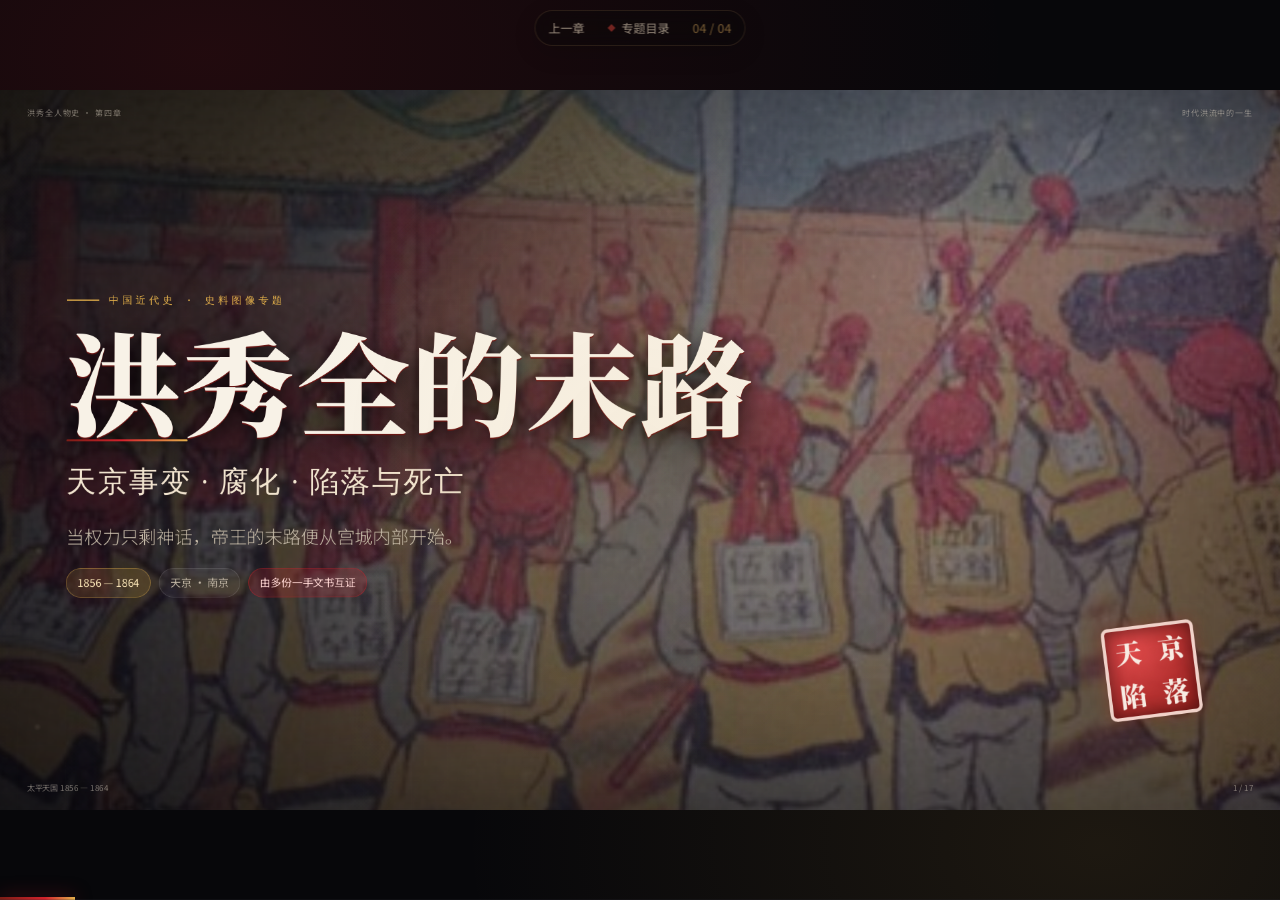
<file: chapters/04-fall/index.html>
<!DOCTYPE html>
<html lang="zh-CN"
      data-theme="blood-ink-gold"
      data-themes="blood-ink-gold,gruvbox-dark,magazine-bold"
      data-theme-base="assets/themes/">
<head>
<meta charset="utf-8">
<meta name="viewport" content="width=device-width,initial-scale=1">
<title>洪秀全的末路 · 3D 动态演示</title>
<meta name="theme-color" content="#09090b">
<link rel="icon" type="image/svg+xml" href="../../assets/favicon.svg">
<link rel="stylesheet" href="assets/fonts.css">
<link rel="stylesheet" href="assets/base.css">
<link rel="stylesheet" id="theme-link" href="theme.css">
<link rel="stylesheet" href="assets/animations/animations.css">
<link rel="stylesheet" href="deck3d.css?v=20260921-mobile-fix">
<link rel="stylesheet" href="molu.css">
<link rel="stylesheet" href="../../assets/series.css">
<script>
  /* ?static=1 -> 静态捕获模式：入场动画停在终态，便于截图自检 */
  if (/(^|[?&])static=1/.test(location.search)) {
    document.documentElement.classList.add('capture');
  }
</script>
</head>
<body>
<nav class="series-nav" aria-label="专题章节导航">
  <a href="../03-emperor/">上一章</a>
  <a class="series-home" href="../../">专题目录</a>
  <span class="series-position">04 / 04</span>
</nav>
<div class="deck">
  <div class="d3-spot"></div>
  <div class="deck-header">
    <span>洪秀全人物史 · 第四章</span>
    <span>时代洪流中的一生</span>
  </div>
  <div class="deck-footer">
    <span>太平天国 1856 — 1864</span>
    <span class="slide-number" data-current="1" data-total="17"></span>
  </div>

  <!-- ================================================== 01 · 封面 -->
  <section class="slide s-cover" data-title="封面 · 洪秀全的末路">
    <div class="d3-scene" data-scene data-tilt="3">
      <div class="d3-layer bleed" style="--z:-480px">
        <img class="d3-bg" src="img/cover_tianjing.jpg" alt="天京内讧 后世历史画">
      </div>
      <div class="d3-layer bleed" style="--z:-390px;--d:60">
        <div class="d3-cloud"></div>
      </div>
      <div class="d3-layer bleed" style="--z:-340px;--d:100">
        <div style="position:absolute;inset:0;background:linear-gradient(94deg,rgba(6,6,9,.93) 0%,rgba(6,6,9,.68) 34%,rgba(6,6,9,.34) 66%,rgba(6,6,9,.6) 100%)"></div>
      </div>
      <div class="d3-layer bleed" style="--z:-210px;--d:140"><div class="d3-light"></div></div>
      <div class="d3-layer bleed d3-grain" style="--z:-150px;--d:180"></div>
      <div class="d3-layer bleed d3-dust" style="--z:-70px;--d:220" data-dust="46"></div>
      <div class="d3-layer bleed d3-vig" style="--z:-50px;--d:220"></div>
      <div class="d3-layer pad" style="--z:80px;--d:260">
        <div class="cover-stack">
          <div class="d3-kicker d3-rise" style="--d:300">中国近代史 · 史料图像专题</div>
          <h1 class="d3-h1 d3-extrude d3-rise" style="--d:400">洪秀全的末路</h1>
          <div class="cover-rule d3-rise" style="--d:540"></div>
          <p class="cover-sub d3-rise" style="--d:600">天京事变 · 腐化 · 陷落与死亡</p>
          <p class="d3-lede d3-rise" style="--d:700">当权力只剩神话，帝王的末路便从宫城内部开始。</p>
          <div class="d3-chips d3-rise" style="--d:820">
            <span class="d3-chip gold">1856 — 1864</span>
            <span class="d3-chip">天京 · 南京</span>
            <span class="d3-chip red">由多份一手文书互证</span>
          </div>
        </div>
      </div>
      <div class="d3-layer d3-slot-br" style="--z:250px;--d:1000">
        <div class="d3-seal" aria-hidden="true"><span>天</span><span>京</span><span>陷</span><span>落</span></div>
      </div>
    </div>
    <div class="notes">
      各位老师、同学好。今天这一讲叫《洪秀全的末路》，讲的是 1856 到 1864 这八年：一个曾经把千万农民动员起来的政权，是怎么从内部垮掉的。
      封面用的是后世追绘的《天京内讧图》，它只作叙事背景，不作为同时代的图像证据——这一点我后面还会再强调。
      全篇走三条线：第一，天京事变如何摧毁了权力结构；第二，腐化如何耗尽了制度资源；第三，陷落与死亡如何由多份一手文书彼此印证、也彼此冲突。
      故事的落点不是城破那一天，而是权力失去制衡的那一刻。
    </div>
  </section>

  <!-- ================================================== 02 · 核心判断 -->
  <section class="slide s-thesis" data-title="核心判断 · 末路并非始于城破">
    <div class="d3-scene" data-scene data-tilt="2.2">
      <div class="d3-layer bleed" style="--z:-620px"><div class="d3-cloud"></div></div>
      <div class="d3-layer bleed" style="--z:-400px;--d:60"><div class="d3-light"></div></div>
      <div class="d3-layer bleed d3-grain" style="--z:-140px;--d:120"></div>
      <div class="d3-layer bleed d3-vig" style="--z:-40px;--d:160"></div>
      <div class="d3-layer pad" style="--z:70px;--d:200">
        <div class="d3-rise" style="--d:240">
          <div class="d3-kicker">核心判断 · 全篇结构</div>
          <h2 class="d3-h2" style="margin:22px 0 10px">末路并非始于城破</h2>
          <p class="m-sub d3-rise" style="--d:360">它始于权力失去制衡之后。</p>
        </div>
        <div class="m-rows" style="margin-top:48px">
          <div class="m-row d3-rise" style="--d:500">
            <div class="yr">1856</div>
            <div class="hd">天京事变</div>
            <div class="ds">异姓诸王相继被清除，神权体系裂开——从此再也没有人能对天王的权力说“不”。</div>
          </div>
          <div class="m-row d3-rise" style="--d:620">
            <div class="yr">1859</div>
            <div class="hd">批而不行</div>
            <div class="ds">《资政新篇》获准颁行，却始终没有进入执行——制度只剩下“批准”的外观。</div>
          </div>
          <div class="m-row hot d3-rise" style="--d:740">
            <div class="yr">1864</div>
            <div class="hd">城破与死亡</div>
            <div class="ds">天堡城失守，太平门被炸开；而天王究竟是病死还是服毒，材料的说法从此分裂。</div>
          </div>
        </div>
        <p class="d3-note d3-rise" style="--d:900;margin-top:34px">三个年份不是三件事，而是同一条下坡路上的三个刻度。</p>
      </div>
    </div>
    <div class="notes">
      先给全篇一个判断：末路不是从 1864 年城破那天开始的。
      1856 年的天京事变是政治转折点。破江南、江北大营之后，太平天国正处在军事上的高峰，可就在这几个月里，核心领导层几乎全灭。从制度上看，异姓诸王被清除之后，再没有任何力量能制衡天王。
      1859 年的《资政新篇》显示另一种失效：方案被“旨准颁行”，却没有进入执行——授权符号和实际执行分离了。
      1864 年才是军事和政治的总崩溃：天堡城失守，太平门被炸开，而洪秀全的死因也开始分裂成几种说法。
      所以我请大家带着一个问题听后面的内容：权力一旦失去制衡，它会先坏在哪一环？
    </div>
  </section>

  <!-- ================================================== 03 · 第一幕 -->
  <section class="slide s-act1" data-title="第一幕 · 1856 天京事变">
    <div class="d3-scene" data-scene data-tilt="2.4">
      <div class="d3-layer bleed" style="--z:-580px"><div class="d3-cloud"></div></div>
      <div class="d3-layer" style="--z:-320px;--d:60">
        <div class="m-half-right"><img src="img/museum.jpg" alt="太平天国历史博物馆 · 洪秀全塑像"></div>
      </div>
      <div class="d3-layer bleed d3-grain" style="--z:-120px;--d:120"></div>
      <div class="d3-layer bleed d3-vig" style="--z:-30px;--d:150"></div>
      <div class="d3-layer pad" style="--z:80px;--d:200">
        <div style="max-width:840px">
          <div class="d3-kicker d3-rise" style="--d:240">第一幕 · 转折</div>
          <div class="m-act-year d3-rise" style="--d:340;margin-top:12px">1856</div>
          <h2 class="d3-h2 d3-rise" style="--d:460;margin:4px 0 20px">天京事变</h2>
          <p class="d3-lede d3-rise" style="--d:560">一场发生在胜利巅峰的内部屠杀</p>
          <p class="d3-body d3-rise" style="--d:660;margin-top:26px;max-width:660px">破江南、江北大营之后，太平天国的军事形势正处在最好的时候；而就在同一年，核心领导层在数月之内几乎全灭。</p>
          <div class="d3-rise" style="--d:800;margin-top:40px"><span class="m-label">转折点</span></div>
        </div>
      </div>
    </div>
    <div class="notes">
      第一幕，1856 年，天京事变。
      这一年太平天国在军事上正处在高峰：刚刚攻破清军的江南大营和江北大营，天京的包围解除了。可也是在这一年，领导层开始互相屠杀。
      画面右侧是南京瞻园，原是东王杨秀清的王府所在地，今天建成了太平天国历史博物馆。
      我这一页想强调的不是血腥，而是时间点：它发生在胜利的巅峰，而不是失败的谷底。这说明问题不出在敌人太强，而出在权力结构本身。
    </div>
  </section>

  <!-- ================================================== 04 · 神权结构 -->
  <section class="slide s-power" data-title="神权结构 · 谁能代表天父">
    <div class="d3-scene" data-scene data-tilt="2.4">
      <div class="d3-layer bleed" style="--z:-600px"><div class="d3-cloud alt"></div></div>
      <div class="d3-layer bleed" style="--z:-420px;--d:60"><div class="d3-light"></div></div>
      <div class="d3-layer bleed d3-grain" style="--z:-130px;--d:120"></div>
      <div class="d3-layer pad" style="--z:70px;--d:200">
        <div class="d3-rise" style="--d:240">
          <div class="d3-kicker">神权结构 · 事变的根源</div>
          <h2 class="d3-h2" style="margin:20px 0 12px">谁能代表“天父”</h2>
          <p class="d3-lede">名义上的最高权力，与实际的解释权发生冲突</p>
        </div>
        <div class="d3-g2" style="margin-top:48px;gap:70px;align-items:center">
          <div class="d3-pop" style="--d:420">
            <div class="d3-plane contain" style="height:430px;transform:rotateY(11deg) rotateX(-2deg)">
              <img src="img/lixiucheng_zhuwang.jpg" alt="李秀成亲笔供词 · 述诸王">
              <span class="d3-tag">李秀成亲笔供词 · 述诸王</span>
            </div>
          </div>
          <div>
            <div class="m-vs">
              <div class="d3-rise" style="--d:520">
                <p class="who">洪秀全</p>
                <p class="role">“天父次子”<br>受命下凡的君主</p>
                <p class="pow gold">名义最高</p>
              </div>
              <div class="bar"></div>
              <div class="d3-rise" style="--d:640">
                <p class="who">杨秀清</p>
                <p class="role">“天父下凡”的传声筒<br>在人间代天训话</p>
                <p class="pow red">可以代天训斥天王</p>
              </div>
            </div>
            <p class="d3-quote d3-rise" style="--d:800;margin-top:42px;font-size:33px">洪秀全的合法性依赖神话，杨秀清却掌握神话的即时解释权。</p>
          </div>
        </div>
      </div>
    </div>
    <div class="notes">
      天京事变的根子，在神权结构里。
      洪秀全的身份是“天父次子”，他的合法性来自神话。可是神话不能自己说话，得有人在人间替天父说话——这个人就是杨秀清。他借“天父下凡”的名义，可以当众训斥天王，甚至打天王的板子。
      于是就出现一个死结：名义上的最高权力在洪秀全手里，而解释神话的即时权力在杨秀清手里。
      左边的材料是李秀成亲笔供词中“述诸王”的部分。李秀成写杨秀清“权太重”，也记下了“逼封万岁”的说法。这里要说明分寸：逼封到底是否真有其事，学界一直有争议，所以这一页我只呈现制度矛盾，不去断定那件具体的事。
    </div>
  </section>

  <!-- ================================================== 05 · 时间线 -->
  <section class="slide s-timeline" data-title="时间线 · 1856—1857">
    <div class="d3-scene" data-scene data-tilt="2.2">
      <div class="d3-layer bleed" style="--z:-620px"><div class="d3-cloud"></div></div>
      <div class="d3-layer bleed" style="--z:-380px;--d:60"><div class="d3-light"></div></div>
      <div class="d3-layer bleed d3-grain" style="--z:-140px;--d:120"></div>
      <div class="d3-layer pad" style="--z:70px;--d:200">
        <div class="d3-rise" style="--d:240">
          <div class="d3-kicker">天京事变时间线 · 1856 — 1857</div>
          <h2 class="d3-h2" style="margin:20px 0 10px">数月之内，核心层崩解</h2>
          <p class="d3-lede" style="max-width:1360px">从诛杀东王，到逼走翼王——不到一年，最早起事的那批人只剩天王一个。</p>
        </div>
        <div class="m-tl" style="margin-top:56px">
          <div class="m-tl-glow" aria-hidden="true"></div>
          <div class="m-tl-node" style="--i:0">
            <div class="date">1856 · 9月2日</div>
            <div class="dot"></div>
            <div class="ev"><b>杨秀清及部属被杀</b>韦昌辉奉召回京，东王府被血洗。</div>
          </div>
          <div class="m-tl-node" style="--i:1">
            <div class="date">11月上旬</div>
            <div class="dot"></div>
            <div class="ev"><b>洪秀全诛韦昌辉</b>屠杀扩大之后，天王转而处置执行者。</div>
          </div>
          <div class="m-tl-node" style="--i:2">
            <div class="date">11月28日</div>
            <div class="dot"></div>
            <div class="ev"><b>秦日纲、陈承瑢被处死</b>牵连者继续扩大，旧部人人自危。</div>
          </div>
          <div class="m-tl-node" style="--i:3">
            <div class="date">1856年11月</div>
            <div class="dot"></div>
            <div class="ev"><b>石达开回京辅政</b>唯一还有威望的异姓王回来收拾局面。</div>
          </div>
          <div class="m-tl-node hot" style="--i:4">
            <div class="date">1857年5月</div>
            <div class="dot"></div>
            <div class="ev"><b>石达开离京出走</b>辅政半年即被猜忌，带兵出走、另立旗号。</div>
          </div>
        </div>
        <p class="d3-note d3-rise" style="--d:1400;margin-top:58px">“逼封万岁”有争议，权力清洗造成的结构性后果没有争议——从此无人能与天王并肩。</p>
      </div>
    </div>
    <div class="notes">
      这条时间线据文稿整理。
      1856 年 9 月 2 日，韦昌辉奉召回京，诛杀杨秀清及其部属；11 月上旬，洪秀全反过来诛韦昌辉；11 月 28 日，秦日纲、陈承瑢被处死；同月，石达开回京辅政；到 1857 年 5 月，石达开也被猜忌，离京出走。
      请注意这条线的方向：它不是“平定叛乱”，而是“清理自己人”。不到一年，当年一起起事的人只剩下洪秀全一个。
      也说明一句史料边界：关于“逼封万岁”，张汝南、知非子、《石达开自述》和史式的观点互相冲突。我个人的判断是——无论那件事真假，清洗造成的结构性后果都是清楚的：从此天京没有第二个权力中心。
    </div>
  </section>

  <!-- ================================================== 06 · 八位万岁 -->
  <section class="slide s-seal" data-title="事变的物证 · 八位万岁">
    <div class="d3-scene" data-scene data-tilt="2.4">
      <div class="d3-layer bleed" style="--z:-620px"><div class="d3-cloud"></div></div>
      <div class="d3-layer bleed" style="--z:-400px;--d:60"><div class="d3-light"></div></div>
      <div class="d3-layer bleed d3-grain" style="--z:-140px;--d:120"></div>
      <div class="d3-layer pad" style="--z:70px;--d:200">
        <div class="d3-g2" style="align-items:center;gap:70px">
          <div>
            <div class="d3-rise" style="--d:240">
              <div class="d3-kicker">事变后的物证 · 天王玉玺</div>
              <h2 class="d3-h2" style="margin:22px 0 14px">“八位万岁”</h2>
              <p class="m-sub" style="font-size:32px">权力越流失，符号越加码</p>
              <p class="d3-body" style="margin-top:24px;max-width:640px">事变之后，洪秀全没有改革神权结构，而是继续给玺文、国号与身份增加神圣称谓。玺文里出现了“八位万岁”——这个数字把洪秀全的家族与上帝、耶稣排进了同一套神圣谱系。</p>
            </div>
            <div class="d3-note d3-rise" style="--d:520;margin-top:34px">
              <div style="height:3px;background:linear-gradient(90deg,var(--accent),transparent);margin-bottom:22px"></div>
              “万岁”原本是最高权力的标志，在这里却变成了神权家庭内部的一种分配。
            </div>
            <p class="d3-pop d3-small" style="--d:640;margin-top:30px;color:var(--text-3)">天王洪秀全玉玺 · 1864 年天京陷落时由湘军缴获 · 中国国家博物馆藏</p>
          </div>
          <div class="m-stamp" style="--d:420">
            <div class="inner">
              <img src="img/seal.jpg" alt="天王洪秀全玉玺">
            </div>
          </div>
        </div>
      </div>
    </div>
    <div class="notes">
      事变之后，洪秀全拿什么来巩固权力？他选择的是继续加码符号。
      这方玉玺 1864 年天京陷落时被湘军缴获，今天藏在中国国家博物馆。玺文里有“八位万岁”这样的字样。
      “万岁”这两个字，在传统政治里是最高权力的标志，只有皇帝一个人能用。可在这方玺上，它变成了一个可以分配给神权家庭的称谓——洪秀全自己、他的儿子、天父、天兄，都在这套谱系里。
      所以这一页的判断是：权力越流失，符号越加码。当制度约束不了人，神话就被反复加粗。这枚印章就是最直接的物证。
    </div>
  </section>

  <!-- ================================================== 07 · 第二幕 -->
  <section class="slide s-act2" data-title="第二幕 · 腐化">
    <div class="d3-scene" data-scene data-tilt="2.4">
      <div class="d3-layer bleed" style="--z:-470px">
        <img class="d3-bg" src="img/tianwangfu_gate.jpg" alt="1864 年画刊中的天王府正门">
      </div>
      <div class="d3-layer bleed" style="--z:-360px;--d:60">
        <div style="position:absolute;inset:0;background:linear-gradient(96deg,rgba(6,6,9,.96) 0%,rgba(6,6,9,.84) 40%,rgba(6,6,9,.44) 100%)"></div>
      </div>
      <div class="d3-layer bleed d3-grain" style="--z:-130px;--d:120"></div>
      <div class="d3-layer bleed d3-vig" style="--z:-30px;--d:150"></div>
      <div class="d3-layer pad" style="--z:80px;--d:200">
        <div style="max-width:900px">
          <div class="d3-kicker d3-rise" style="--d:240">第二幕</div>
          <div class="m-act-year d3-rise" style="--d:340;margin-top:14px;font-size:118px">腐化</div>
          <h2 class="d3-h2 d3-rise" style="--d:460;margin:6px 0 22px">宫殿 · 圣库 · 后宫</h2>
          <p class="d3-body d3-rise" style="--d:580;max-width:700px">制约者消失之后，制度只剩“批准”的外观，资源则流向宫城与王府。</p>
          <div class="d3-rise" style="--d:720;margin-top:44px;max-width:760px">
            <div class="d3-kicker" style="font-size:14px;margin-bottom:14px">第二幕的问题</div>
            <p class="m-sub" style="font-size:34px;color:#f1e4cf;text-shadow:none">天国的“公”，如何变成帝王的“私”？</p>
          </div>
        </div>
      </div>
    </div>
    <div class="notes">
      第二幕讲腐化。这里的腐化不是指某个人贪了多少钱，而是指整个资源分配的走向变了。
      画面上这张图是 1864 年西方画刊里的天王府正门。关于它出自法国画刊还是英国《伦敦新闻画报》，两种图注说法打架，我在图注里保留了“出处存疑”的说明。
      天京事变之后，能制约天王的力量没有了。制度只剩下“批准”的外观：文件照样颁行，事情照样不办。与此同时，人力物力开始往宫城和王府里流。
      这一幕要回答的问题就是这一句：天国的“公”，是怎么一步步变成帝王的“私”的？
    </div>
  </section>

  <!-- ================================================== 08 · 资政新篇 -->
  <section class="slide s-zizheng" data-title="《资政新篇》1859 · 批而不行">
    <div class="d3-scene" data-scene data-tilt="2.4">
      <div class="d3-layer bleed" style="--z:-600px"><div class="d3-cloud alt"></div></div>
      <div class="d3-layer bleed" style="--z:-420px;--d:60"><div class="d3-light"></div></div>
      <div class="d3-layer bleed d3-grain" style="--z:-130px;--d:120"></div>
      <div class="d3-layer pad" style="--z:70px;--d:200">
        <div class="d3-rise" style="--d:240">
          <div class="d3-kicker">制度能力 · 1859</div>
          <h2 class="d3-h2" style="margin:20px 0 12px">“旨准颁行”与“未见一谋”</h2>
        </div>
        <div class="d3-g2" style="margin-top:44px;gap:76px;align-items:center">
          <div class="d3-pop" style="--d:420">
            <div class="d3-plane contain" style="height:470px;transform:rotateY(-12deg) rotateX(3deg)">
              <img src="img/zizheng.jpg" alt="《资政新篇》原刻本首页">
              <span class="d3-tag">《资政新篇》1859 年原刻本首页</span>
            </div>
          </div>
          <div class="m-versus">
            <div class="row d3-rise" style="--d:560">
              <p class="big gold">旨准颁行</p>
              <p class="cap">洪秀全给了方案一个充分的合法性外观——钦定、颁行。</p>
            </div>
            <div class="split"></div>
            <div class="row d3-rise" style="--d:700">
              <p class="big red">未见一谋</p>
              <p class="cap">李秀成供词对这整套方案执行结果的五个字判断。</p>
            </div>
            <p class="d3-note d3-rise" style="--d:840;margin-top:6px">一份被“批准”的改革方案，和一套不运转的执行系统——这就是制度失效的样子。</p>
          </div>
        </div>
      </div>
    </div>
    <div class="notes">
      1859 年，洪仁玕从香港来到天京，很快被封为干王，提出了《资政新篇》。这份方案在当时非常超前：办报纸、开矿、修铁路、设银行、讲法治，都是近代化的路子。
      洪秀全的态度看起来很支持——他“旨准颁行”，等于给了方案最高的合法性。
      但李秀成在供词里写下五个字：“未见一谋”。方案是颁行了，却几乎没有一条真正落地。
      所以这一页用两份材料对照：一份给的是许可，一份给的是结果。合在一起看，就是“批而不行”。当一个政权的批准与执行分离，它就已经失去了自我更新的能力。
    </div>
  </section>

  <!-- ================================================== 09 · 同一张椅子 -->
  <section class="slide s-chair" data-title="同一张椅子 · 明王府到总统府">
    <div class="d3-scene" data-scene data-tilt="2">
      <div class="d3-layer" style="--z:-340px;--d:0">
        <div class="m-duo">
          <figure><img src="img/president_gate.jpg" alt="总统府大门 · 天王府旧址"></figure>
          <figure><img src="img/president_hall.jpg" alt="总统府大堂 · 金龙殿基址"></figure>
        </div>
        <div class="m-seam"></div>
        <div class="m-duo-cap">同一处地址 · 南京长江路 292 号</div>
      </div>
      <div class="d3-layer bleed d3-grain" style="--z:-120px;--d:120"></div>
      <div class="d3-layer bleed d3-vig" style="--z:-30px;--d:150"></div>
      <div class="d3-layer pad" style="--z:80px;--d:200">
        <div class="d3-g2" style="gap:130px;align-items:center">
          <div>
            <div class="d3-kicker d3-rise" style="--d:260">同一张椅子 · 一处地址的四个名字</div>
            <ul class="m-lineage">
              <li class="d3-rise" style="--d:400"><b>明王府</b><span>明初汉王府的一部分</span></li>
              <li class="d3-rise" style="--d:500"><b>清两江总督衙署</b><span>清代江南最高军政机关</span></li>
              <li class="now d3-rise" style="--d:600"><b>太平天国天王府</b><span>1853 — 1864 · 洪秀全的宫城</span></li>
              <li class="d3-rise" style="--d:700"><b>民国总统府</b><span>1912 年以后，同一片基址</span></li>
            </ul>
          </div>
          <div>
            <p class="d3-quote d3-rise" style="--d:820;font-size:38px">他争夺的不是一座新世界，而是旧秩序里的最高位置。</p>
            <p class="d3-note d3-rise" style="--d:940;margin-top:30px">图注：左为总统府大门，右为总统府大堂（金龙殿基址所在）。同一地点先后是明王府、清两江总督衙署、太平天国天王府与民国总统府。</p>
          </div>
        </div>
      </div>
    </div>
    <div class="notes">
      这一页我想请大家看一个具体的地点：南京长江路 292 号。
      明朝初年，这里是汉王府的一部分；清代，这里是两江总督衙署，江南最高的军政机关；1853 年太平军进入南京，洪秀全把这里改建为天王府；1912 年以后，这里又成了民国总统府。
      四个名字，同一块地基。左边是总统府大门，右边是大堂，也就是天王府金龙殿的基址所在。
      所以我这一页的结论是：他争夺的不是一座新世界，而是旧秩序里的最高位置。位置换了几任主人，椅子还是那张椅子。这是理解太平天国局限性的一个很直观的入口。
    </div>
  </section>

  <!-- ================================================== 10 · 圣库制度 -->
  <section class="slide s-shengku" data-title="圣库制度 · 承诺与现实">
    <div class="d3-scene" data-scene data-tilt="2.4">
      <div class="d3-layer bleed" style="--z:-600px"><div class="d3-cloud"></div></div>
      <div class="d3-layer bleed" style="--z:-420px;--d:60"><div class="d3-light"></div></div>
      <div class="d3-layer bleed d3-grain" style="--z:-130px;--d:120"></div>
      <div class="d3-layer pad" style="--z:70px;--d:200">
        <div class="d3-rise" style="--d:240">
          <div class="d3-kicker">圣库制度 · 制度的两面</div>
          <h2 class="d3-h2" style="margin:20px 0 12px">“物物归上主”之后，谁在支配资源</h2>
        </div>
        <div class="d3-g2" style="margin-top:46px;gap:82px;align-items:center">
          <div class="d3-pop" style="--d:420">
            <div class="d3-plane contain" style="height:486px;transform:rotateY(12deg) rotateX(-2deg)">
              <img src="img/shengku_sign.jpg" alt="圣库看守指令木牌">
              <span class="d3-tag">圣库看守指令木牌</span>
            </div>
          </div>
          <div>
            <div class="d3-rise" style="--d:540">
              <div class="d3-kicker" style="font-size:14px">承诺</div>
              <p class="m-sub" style="font-size:42px;color:#f1e4cf;text-shadow:none;margin-top:14px">天下人人不受私</p>
            </div>
            <div class="m-hr"></div>
            <div class="d3-rise" style="--d:680">
              <div class="d3-kicker" style="font-size:14px;color:#ff9b93">现实</div>
              <p class="m-sub" style="font-size:36px;color:#f1e4cf;text-shadow:none;margin-top:14px">王府营造与奢侈生活，从圣库支取</p>
            </div>
            <p class="d3-quote d3-rise" style="--d:820;margin-top:38px;font-size:33px">公有制承诺，私有制享受。</p>
          </div>
        </div>
      </div>
    </div>
    <div class="notes">
      圣库制度是太平天国最有名的一项制度设计：财产归公，按需分配，口号是“物物归上主”“天下人人不受私”。在起事阶段，它确实起到了集中资源、维持军队的作用。
      但定都天京之后，这套制度慢慢变了味。诸王大兴土木、营造王府，过奢侈生活，钱从哪里来？还是从圣库来。
      画面上这块木牌是圣库看守的指令牌。它告诉我们这套制度曾经有非常严格的管理规定；可制度越严格，越说明它需要防着人。
      所以这一页只用八个字概括：公有制承诺，私有制享受。同一个库房，前期养的是军队，后期养的是王府。
    </div>
  </section>

  <!-- ================================================== 11 · 第三幕 -->
  <section class="slide s-act3" data-title="第三幕 · 1864 天京陷落">
    <div class="d3-scene" data-scene data-tilt="2.4">
      <div class="d3-layer bleed" style="--z:-580px"><div class="d3-cloud alt"></div></div>
      <div class="d3-layer" style="--z:-320px;--d:60">
        <div class="m-half-right"><img src="img/tianbaocheng.jpg" alt="紫金山天堡城遗址文保碑"></div>
      </div>
      <div class="d3-layer bleed d3-grain" style="--z:-120px;--d:120"></div>
      <div class="d3-layer bleed d3-vig" style="--z:-30px;--d:150"></div>
      <div class="d3-layer pad" style="--z:80px;--d:200">
        <div style="max-width:840px">
          <div class="d3-kicker d3-rise" style="--d:240">第三幕 · 陷落</div>
          <div class="m-act-year d3-rise" style="--d:340;margin-top:12px">1864</div>
          <h2 class="d3-h2 d3-rise" style="--d:460;margin:4px 0 20px">天京陷落</h2>
          <p class="d3-body d3-rise" style="--d:580;max-width:700px">当紫金山上的天堡城失守，整座天京暴露在清军的视野之下——城墙再厚，也挡不住居高临下的炮火。</p>
          <div class="d3-rise" style="--d:720;margin-top:40px">
            <div class="m-act-year" style="font-size:56px;color:var(--accent-2);text-shadow:none">1853 — 1864</div>
            <p class="d3-body" style="margin-top:12px;max-width:640px">一块文保碑，恰好写尽天国在南京的全部国祚。</p>
          </div>
        </div>
      </div>
    </div>
    <div class="notes">
      第三幕，1864 年，天京陷落。
      军事上的最后一道门是紫金山上的天堡城。它 1853 年修筑，1864 年 2 月 28 日失守。这座堡垒和山脚下的地堡城互为犄角，是拱卫天京的重要据点。它一丢，整座城就暴露在清军居高临下的视野和炮火里。
      天京从 1853 年定都到 1864 年陷落，一共十一年。画面的文保碑上写着的，恰好就是这个政权的全部国祚。
      这一页之后，我们就要进入全篇最关键的一段：城是怎么破的，天王是怎么死的，以及为什么不同的材料会给出不同的答案。
    </div>
  </section>

  <!-- ================================================== 12 · 城破 -->
  <section class="slide s-breach" data-title="城破 · 1864年7月19日">
    <div class="d3-scene" data-scene data-tilt="2.2">
      <div class="d3-layer bleed" style="--z:-620px"><div class="d3-cloud"></div></div>
      <div class="d3-layer bleed" style="--z:-420px;--d:60"><div class="d3-light"></div></div>
      <div class="d3-layer" style="--z:-260px;--d:80">
        <div class="m-band">
          <img src="img/taipingmen.jpg" alt="现南京太平门">
          <div class="m-band-in">
            <p class="m-band-quote d3-rise" style="--d:640">“曾帅用火攻倒京城，由紫金山龙颈而破。”</p>
            <p class="m-band-src d3-rise" style="--d:760">李秀成亲笔供词</p>
            <div class="m-band-rule"></div>
            <p class="m-band-foot d3-rise" style="--d:880">午后，湘军由太平门方向突破。天京陷落。</p>
          </div>
        </div>
      </div>
      <div class="d3-layer bleed d3-grain" style="--z:-110px;--d:140"></div>
      <div class="d3-layer pad" style="--z:80px;--d:200;justify-content:flex-start;padding-top:118px">
        <div class="d3-rise" style="--d:280">
          <div class="d3-kicker">城破 · 1864 年 7 月 19 日</div>
          <h2 class="d3-h2" style="margin:22px 0 0">太平门外，火药炸开城墙</h2>
        </div>
      </div>
    </div>
    <div class="notes">
      1864 年 7 月 19 日午后，湘军炸开太平门方向的城墙，天京陷落。画面上是今天的南京太平门，门外的地名叫龙脖子、龙颈。
      引文出自李秀成亲笔供词：“是午时之后，曾帅用火攻倒京城，由紫金山龙颈而破，全军入城，我军不能为敌。”注意，这是太平天国自己人被俘之后写下的记录。
      到这里，军事上的故事结束了。但真正难讲的是接下来这几天：天王府里发生了什么，洪秀全究竟是怎么死的。
      因为不同的材料给出的答案并不一样——这就把我们带到全篇最需要“史料意识”的地方。
    </div>
  </section>

  <!-- ================================================== 13 · 死亡公案 -->
  <section class="slide s-death" data-title="死亡公案 · 三份文书对质">
    <div class="d3-scene" data-scene data-tilt="2.2">
      <div class="d3-layer bleed" style="--z:-620px"><div class="d3-cloud"></div></div>
      <div class="d3-layer bleed" style="--z:-500px;--d:0">
        <img class="d3-bg" src="img/lixiucheng_juan.jpg" alt="李秀成亲笔供词长卷" style="opacity:.2">
        <div style="position:absolute;inset:0;background:linear-gradient(90deg,rgba(7,7,10,.95),rgba(7,7,10,.8) 50%,rgba(7,7,10,.95))"></div>
      </div>
      <div class="d3-layer bleed d3-grain" style="--z:-130px;--d:120"></div>
      <div class="d3-layer bleed d3-vig" style="--z:-30px;--d:150"></div>
      <div class="d3-layer pad" style="--z:70px;--d:200">
        <div class="d3-rise" style="--d:240">
          <div class="d3-kicker">死亡公案 · 材料对质</div>
          <h2 class="d3-h2" style="margin:20px 0 12px">病死，还是服毒</h2>
          <p class="d3-lede">同一件事，三份文书给出了两种答案。</p>
        </div>
        <div class="m-docs">
          <div class="m-doc d3-rise" style="--d:500">
            <div class="idx">文书 甲</div>
            <h4>李秀成亲笔稿本</h4>
            <div class="verdict">病死</div>
            <div class="detail">“不肯食药方。”<br>天王病重之后拒绝服药，四月二十一日去世。</div>
            <div class="src">亲笔稿本 · 供词系统</div>
          </div>
          <div class="m-doc accent d3-rise" style="--d:620">
            <div class="idx">文书 乙</div>
            <h4>曾国藩删改刻本</h4>
            <div class="verdict">服毒</div>
            <div class="detail">“服毒而亡。”<br>日期记作四月二十七日。</div>
            <div class="src">删改刻本 · 上呈系统</div>
          </div>
          <div class="m-doc d3-rise" style="--d:740">
            <div class="idx">文书 丙</div>
            <h4>洪天贵福亲书</h4>
            <div class="verdict">病死</div>
            <div class="detail">四月十九日夜四更去世。<br>“病症不知。”</div>
            <div class="src">幼天王自述 · 亲书</div>
          </div>
        </div>
        <p class="d3-note d3-rise" style="--d:900;margin-top:38px">曾国藩的奏折也写“服毒”，但它明确注明来自“城内各贼供称”，而且前后日期互相矛盾。文稿采用病死说，同时保留这场争议。</p>
      </div>
    </div>
    <div class="notes">
      洪秀全到底是怎么死的？这不是一个可以随口回答的问题，因为材料本身就分裂。
      第一份，李秀成的亲笔稿本，写他病重之后“不肯食药方”，也就是拒绝吃药，四月二十一日去世，属于病死。第二份，曾国藩的删改刻本，改成了“服毒而亡”，日期也挪到四月二十七日。第三份，幼天王洪天贵福亲笔自述，说父亲四月十九日夜四更去世，至于病症，他写的是“不知”。
      还有一份材料是曾国藩的奏折，也写“服毒”，但它明确注明来自“城内各贼供称”，而且前后日期互相矛盾。
      所以这一页我采用病死说，同时保留争议：文本一旦被删改，就会改变结论。这也提醒我们——被俘者写的供词和上呈朝廷的刻本，不一定是同一份材料。
    </div>
  </section>

  <!-- ================================================== 14 · 互证 -->
  <section class="slide s-check" data-title="互证 · 敌我文书在这里相遇">
    <div class="d3-scene" data-scene data-tilt="2.4">
      <div class="d3-layer bleed" style="--z:-600px"><div class="d3-cloud alt"></div></div>
      <div class="d3-layer bleed" style="--z:-430px;--d:60"><div class="d3-light"></div></div>
      <div class="d3-layer bleed d3-grain" style="--z:-130px;--d:120"></div>
      <div class="d3-layer pad" style="--z:70px;--d:200">
        <div class="d3-rise" style="--d:240">
          <div class="d3-kicker">互证 · 本讲最坚实的一处证据链</div>
          <h2 class="d3-h2" style="margin:20px 0 12px">敌我文书在这里相遇</h2>
        </div>
        <div class="d3-g2" style="margin-top:44px;gap:84px;align-items:center">
          <div class="d3-pop" style="--d:420">
            <div class="d3-plane contain" style="height:470px;transform:rotateY(-11deg) rotateX(3deg)">
              <img src="img/hongtianguifu_2.jpg" alt="洪天贵福亲书自述第二页">
              <span class="d3-tag">洪天贵福亲书自述 · 第二页</span>
            </div>
          </div>
          <div>
            <div class="d3-rise" style="--d:540">
              <div class="d3-kicker" style="font-size:14px">洪天贵福 · 幼天王自述</div>
              <p class="d3-quote" style="margin-top:16px;font-size:31px">“不用棺木，是使女官葬的。”</p>
            </div>
            <div class="m-hr"></div>
            <div class="d3-rise" style="--d:700">
              <div class="d3-kicker" style="font-size:14px;color:#ff9b93">曾国藩奏折 · 验尸记录</div>
              <p class="d3-quote" style="margin-top:16px;font-size:31px;border-left-color:var(--accent-2)">尸身以绣龙黄缎包裹，未用棺木。</p>
            </div>
            <p class="d3-note d3-rise" style="--d:860;margin-top:36px">两套敌对文书彼此印证，构成全篇最坚实的一处证据链。</p>
          </div>
        </div>
      </div>
    </div>
    <div class="notes">
      前面几份材料互相打架，但有一处材料，敌我双方的说法是对得上的，这就是全篇最坚实的一处证据链。
      一边是洪秀全的儿子、幼天王洪天贵福亲笔写的自述，他说父亲下葬时“不用棺木，是使女官葬的”。另一边是曾国藩的奏折，里面记下了验尸的结果：尸身用绣龙黄缎包裹，没有用棺木。
      一方是太平天国自己人，一方是消灭他们的清朝统帅，两边互不相干，却在“没有用棺木”这个细节上对上了。
      这就是史学研究里最重要的方法之一：互证。当敌对双方的记录在细节上吻合，我们对这件事的判断就可以比只信一边更有底气。清方要验明正身，洪天贵福要说明安葬情形，两种动机不同的记述指向同一个事实。
    </div>
  </section>

  <!-- ================================================== 15 · 最后一页 -->
  <section class="slide s-confession" data-title="最后一页 · 李秀成供词末页">
    <div class="d3-scene" data-scene data-tilt="2.2">
      <div class="d3-layer bleed" style="--z:-620px"><div class="d3-cloud"></div></div>
      <div class="d3-layer bleed" style="--z:-430px;--d:60"><div class="d3-light"></div></div>
      <div class="d3-layer bleed d3-grain" style="--z:-130px;--d:120"></div>
      <div class="d3-layer pad" style="--z:70px;--d:200">
        <div class="d3-g2" style="gap:88px;align-items:center">
          <div class="d3-pop" style="--d:420">
            <div class="d3-plane contain" style="height:560px;transform:rotateY(10deg) rotateX(-2deg)">
              <img src="img/lixiucheng_last.jpg" alt="李秀成亲笔供词末页">
              <span class="d3-tag">李秀成亲笔供词 · 末页</span>
            </div>
          </div>
          <div>
            <div class="d3-rise" style="--d:280">
              <div class="d3-kicker">最后一页 · 纸尽于此</div>
            </div>
            <p class="d3-quote d3-rise" style="--d:520;margin-top:28px;font-size:44px">“……实我不知知也，<br>如知……”</p>
            <div class="m-hr" style="margin:36px 0 30px"></div>
            <p class="m-close d3-rise" style="--d:700">纸尽。</p>
            <p class="d3-body d3-rise" style="--d:800;margin-top:18px;font-size:22px">次日，李秀成被杀。</p>
            <p class="d3-note d3-rise" style="--d:920;margin-top:34px;font-size:21px">一份数万字的自述，最后停在一句没有写完的话上。</p>
          </div>
        </div>
      </div>
    </div>
    <div class="notes">
      这是李秀成亲笔供词的末页。
      一部长达数万字的自述，最后停在一句没有写完的话上：“……实我不知知也，如知……”纸不够了，话也就断在那里。第二天，也就是 1864 年 8 月 7 日，李秀成被杀。
      我想让大家体会这个瞬间：这不是一份从容的回忆录，而是一个人被囚在笼子里，一边写一边被催促留下的最后文字。它既是史料的来源，本身也是一件残留着仓促痕迹的文物。
      太平天国的故事，最后就停在这样一句没写完的话上。接下来还有一个人——幼天王洪天贵福，他要为这个名号再死一次。
    </div>
  </section>

  <!-- ================================================== 16 · 尾声 -->
  <section class="slide s-epilogue" data-title="尾声 · 末路的终点">
    <div class="d3-scene" data-scene data-tilt="2.6">
      <div class="d3-layer bleed" style="--z:-520px">
        <img class="d3-bg" src="img/hongtianguifu_1.jpg" alt="洪天贵福亲书自述首页">
      </div>
      <div class="d3-layer bleed" style="--z:-420px;--d:60">
        <div style="position:absolute;inset:0;background:radial-gradient(120% 90% at 34% 40%,rgba(6,6,9,.86),rgba(6,6,9,.96) 72%)"></div>
      </div>
      <div class="d3-layer bleed d3-grain" style="--z:-140px;--d:120"></div>
      <div class="d3-layer bleed d3-vig" style="--z:-40px;--d:160"></div>
      <div class="d3-layer pad" style="--z:70px;--d:200">
        <div class="d3-rise" style="--d:240">
          <div class="d3-kicker">尾声 · 1864 年的四天与五个月</div>
          <h2 class="d3-h2" style="margin:20px 0 14px">末路的终点，不在天王府</h2>
          <p class="m-sub" style="font-size:44px">而在南昌刑场</p>
        </div>
        <div class="m-dates">
          <div class="d d3-rise" style="--d:520"><div class="dt">6月1日</div><div class="ev">洪秀全病死</div></div>
          <div class="d d3-rise" style="--d:600"><div class="dt">6月6日</div><div class="ev">洪天贵福登极</div></div>
          <div class="d d3-rise" style="--d:680"><div class="dt">7月19日</div><div class="ev">天京陷落</div></div>
          <div class="d hot d3-rise" style="--d:760"><div class="dt">11月18日</div><div class="ev">洪天贵福在南昌被处死</div></div>
        </div>
        <p class="d3-note d3-rise" style="--d:900;margin-top:46px;font-size:22px;max-width:1500px">清廷要终结的不只是一个十六岁的孩子，而是“洪秀全”这个仍然能够召集反抗的名号。</p>
      </div>
    </div>
    <div class="notes">
      这一段我想把最后几个日期摆在一起看。
      1864 年 6 月 1 日洪秀全死；6 月 6 日，他十六岁的儿子洪天贵福登极，称为幼天王；7 月 19 日天京陷落，幼天王在乱军中逃出；11 月 18 日，他在南昌被凌迟处死。
      画面背景是洪天贵福亲笔自述的首页，原件藏在台北故宫博物院文献馆。一个十六岁的孩子，被要求在供词里回答父亲的事、朝廷的事、天国的事。
      所以这一页的判断是：清廷要终结的不只是一个孩子，而是“洪秀全”这个仍然能够召集反抗的名号。人可以被杀掉，名号必须被处理掉——这才是“末路”的最后一步。
    </div>
  </section>

  <!-- ================================================== 17 · 结论 -->
  <section class="slide s-end" data-title="结论 · 一个帝王的末路">
    <div class="d3-scene" data-scene data-tilt="2.6">
      <div class="d3-layer bleed" style="--z:-660px;--d:0">
        <div class="d3-fxstage" data-fx="galaxy-swirl" style="opacity:.42"></div>
      </div>
      <div class="d3-layer bleed" style="--z:-620px;--d:0"><div class="d3-cloud alt"></div></div>
      <div class="d3-layer bleed" style="--z:-500px;--d:60">
        <img class="d3-bg" src="img/mural.jpg" alt="太平天国壁画" style="opacity:.3">
        <div style="position:absolute;inset:0;background:radial-gradient(120% 90% at 46% 46%,rgba(6,6,9,.6),rgba(6,6,9,.95) 74%)"></div>
      </div>
      <div class="d3-layer bleed d3-grain" style="--z:-140px;--d:120"></div>
      <div class="d3-layer bleed d3-vig" style="--z:-40px;--d:160"></div>
      <div class="d3-layer pad" style="--z:70px;--d:200">
        <div class="d3-rise" style="--d:240">
          <div class="d3-kicker">结论 · 一个帝王的末路</div>
          <h2 class="d3-h2" style="margin:20px 0 12px">他把全部权力，押在一个符号系统上</h2>
        </div>
        <div class="d3-g2" style="margin-top:42px;gap:90px;align-items:start">
          <ol class="d3-end-list d3-rise" style="--d:460">
            <li><span class="k">01</span><div><b>权力结构：</b>神权解释权的冲突，引爆了内部清洗；事变之后，再没有人能制衡天王。</div></li>
            <li><span class="k">02</span><div><b>制度能力：</b>批准代替执行，规则让位于身份——《资政新篇》“旨准颁行”却“未见一谋”。</div></li>
            <li><span class="k">03</span><div><b>资源分配：</b>圣库承诺公共，宫殿兑现特权；天国的“公”变成了帝王的“私”。</div></li>
            <li><span class="k">04</span><div><b>历史证据：</b>手稿、奏折、遗址彼此校验，也彼此冲突——这正是判断这段历史的方式。</div></li>
          </ol>
          <div>
            <div class="d3-pop" style="--d:620">
              <div class="d3-plane contain" style="height:300px;transform:rotateY(-9deg) rotateX(3deg)">
                <img src="img/base_stone.jpg" alt="天王府石基座">
                <span class="d3-tag">天王府旧址 · 石基座</span>
              </div>
            </div>
            <p class="d3-quote d3-rise" style="--d:760;margin-top:34px;font-size:31px">符号越神圣，现实越脆弱。</p>
            <p class="d3-note d3-rise" style="--d:880;margin-top:26px">材料边界：评价洪秀全，不能只信太平天国的宣传，也不能只信曾国藩一方的说法。把他自己的文本、同时代人的记录和后人的研究放在一起看，才是讲这段历史应有的分寸。</p>
          </div>
        </div>
        <p class="m-close d3-rise" style="--d:1000;margin-top:30px;font-size:38px">一个推翻了旧王朝的人，最后坐上了同一把椅子。</p>
      </div>
    </div>
    <div class="notes">
      最后把全篇收在一句话上：他把全部权力，押在一个符号系统上。
      第一，权力结构上，神权解释权的冲突引爆了内部清洗。事变之后，再没有人能制衡天王。
      第二，制度能力上，批准代替了执行，规则让位于身份。《资政新篇》被“旨准颁行”，结果是“未见一谋”。
      第三，资源分配上，圣库承诺的是公共，宫殿兑现的是特权。天国的“公”变成了帝王的“私”。
      第四，也是我特别想留给大家的：这一段历史的证据本身是分裂的。手稿、奏折、遗址互相校验，也互相冲突。评价洪秀全，不能只信太平天国的宣传，也不能只信曾国藩一方的说法——两边都放在一起，我们才可能靠近一点真相。
      所以我的结论是：他推翻了旧王朝，最后坐上了同一把椅子。这就是一个帝王的末路。谢谢大家。
    </div>
  </section>
</div>

<div class="progress-bar"><span></span></div>
<script src="assets/runtime.js?v=20260921-mobile-fix"></script>
<script src="assets/animations/fx-runtime.js"></script>
<script src="deck3d.js"></script>
</body>
</html>
</file>
<file: assets/site.css>
:root {
  color-scheme: dark;
  --ink: #09090b;
  --ink-soft: #111014;
  --paper: #e9dfc7;
  --paper-dim: #b9ab91;
  --red: #a72c27;
  --red-bright: #cf4a3d;
  --gold: #b9914f;
  --line: rgba(214, 188, 137, .2);
  --serif: "Noto Serif SC", "Source Han Serif SC", "Songti SC", STSong, serif;
  --sans: "Noto Sans SC", "PingFang SC", "Microsoft YaHei", sans-serif;
}

*, *::before, *::after { box-sizing: border-box; }

html { scroll-behavior: smooth; background: var(--ink); }

body {
  margin: 0;
  min-height: 100vh;
  background:
    radial-gradient(circle at 9% 13%, rgba(143, 39, 33, .17), transparent 31rem),
    radial-gradient(circle at 92% 83%, rgba(137, 101, 52, .12), transparent 35rem),
    linear-gradient(135deg, #070709, #100e11 58%, #09090a);
  color: var(--paper);
  font-family: var(--sans);
  font-size: 16px;
  line-height: 1.7;
  -webkit-font-smoothing: antialiased;
}

body::before {
  content: "";
  position: fixed;
  inset: 0;
  pointer-events: none;
  background: linear-gradient(90deg, rgba(255,255,255,.018) 1px, transparent 1px);
  background-size: 12vw 100%;
  mask-image: linear-gradient(90deg, transparent, #000 14%, #000 86%, transparent);
}

.page-grain {
  position: fixed;
  inset: 0;
  z-index: 20;
  opacity: .14;
  pointer-events: none;
  background-image: url("../chapters/01-old-road/img/paper_grain.png");
  mix-blend-mode: soft-light;
}

a { color: inherit; }

.site-shell {
  width: min(1480px, calc(100% - 64px));
  min-height: calc(100vh - 104px);
  margin: 0 auto;
  padding: 54px 0 36px;
  display: grid;
  grid-template-columns: minmax(320px, .78fr) minmax(620px, 1.35fr);
  gap: clamp(48px, 7vw, 116px);
  align-items: start;
}

.intro {
  min-height: calc(100vh - 190px);
  position: sticky;
  top: 54px;
  display: flex;
  flex-direction: column;
  justify-content: space-between;
  padding: 10px 0 18px;
}

.intro::after {
  content: "洪";
  position: absolute;
  right: -10px;
  bottom: 95px;
  z-index: -1;
  font-family: var(--serif);
  font-size: clamp(150px, 18vw, 285px);
  font-weight: 900;
  line-height: .8;
  color: rgba(174, 139, 79, .035);
  -webkit-text-stroke: 1px rgba(174, 139, 79, .08);
}

.eyebrow {
  margin: 0 0 clamp(38px, 7vh, 76px);
  display: flex;
  align-items: center;
  gap: 15px;
  color: var(--gold);
  font-size: .78rem;
  letter-spacing: .3em;
}

.eyebrow::before {
  content: "";
  width: 38px;
  height: 1px;
  background: var(--red-bright);
  box-shadow: 0 0 12px rgba(207, 74, 61, .4);
}

.eyebrow b {
  display: grid;
  place-items: center;
  min-width: 46px;
  min-height: 28px;
  border: 1px solid rgba(186, 142, 71, .35);
  color: var(--paper-dim);
  font-weight: 500;
  letter-spacing: .16em;
}

h1 {
  margin: 0;
  font-family: var(--serif);
  font-weight: 800;
}

h1 > span {
  display: block;
  font-size: clamp(4.4rem, 8vw, 8.2rem);
  line-height: .86;
  letter-spacing: -.075em;
  text-shadow: 0 10px 35px rgba(0,0,0,.55);
}

h1 > small {
  display: block;
  margin-top: 26px;
  padding-left: 3px;
  color: var(--gold);
  font-size: clamp(1.35rem, 2.2vw, 2.1rem);
  font-weight: 500;
  letter-spacing: .18em;
}

.lede {
  max-width: 31em;
  margin: 34px 0 0;
  color: var(--paper-dim);
  font-family: var(--serif);
  font-size: clamp(1rem, 1.3vw, 1.16rem);
  line-height: 2;
}

.intro-bottom { margin-top: 48px; }

.facts {
  margin: 0 0 30px;
  padding: 18px 0;
  display: grid;
  grid-template-columns: repeat(3, 1fr);
  border-top: 1px solid var(--line);
  border-bottom: 1px solid var(--line);
}

.facts div { min-width: 0; }

.facts div + div {
  padding-left: 18px;
  border-left: 1px solid var(--line);
}

.facts dt {
  margin-bottom: 3px;
  color: #756d61;
  font-size: .72rem;
  letter-spacing: .16em;
}

.facts dd {
  margin: 0;
  color: #d3c6ae;
  font-family: var(--serif);
  font-size: .88rem;
  white-space: nowrap;
}

.start-button {
  min-height: 58px;
  padding: 0 22px 0 26px;
  display: flex;
  align-items: center;
  justify-content: space-between;
  border: 1px solid rgba(195, 70, 58, .55);
  background: linear-gradient(135deg, rgba(135, 31, 27, .82), rgba(86, 21, 20, .62));
  box-shadow: 0 12px 36px rgba(86, 18, 15, .24), inset 0 1px rgba(255,255,255,.07);
  font-family: var(--serif);
  font-size: 1rem;
  letter-spacing: .12em;
  text-decoration: none;
  transition: transform .3s ease, border-color .3s ease, background .3s ease;
}

.start-button svg {
  width: 23px;
  fill: none;
  stroke: currentColor;
  stroke-width: 1.5;
  transition: transform .3s ease;
}

.start-button:hover {
  transform: translateY(-2px);
  border-color: rgba(223, 94, 79, .9);
  background: linear-gradient(135deg, rgba(165, 42, 35, .92), rgba(101, 25, 22, .72));
}

.start-button:hover svg { transform: translateX(5px); }

.keyboard-tip {
  margin: 17px 0 0;
  color: #777066;
  font-size: .76rem;
  line-height: 1.7;
}

kbd {
  padding: 1px 5px;
  border: 1px solid rgba(255,255,255,.13);
  border-radius: 3px;
  background: rgba(255,255,255,.05);
  color: #a59b8c;
  font: inherit;
}

.chapter-nav { padding-top: 4px; }

.timeline {
  position: relative;
  margin: 0;
  padding: 0;
  list-style: none;
}

.timeline::before {
  content: "";
  position: absolute;
  top: 35px;
  bottom: 35px;
  left: -25px;
  width: 1px;
  background: linear-gradient(var(--red), rgba(184, 145, 78, .5) 72%, transparent);
}

.chapter-item { position: relative; }

.chapter-item::before {
  content: "";
  position: absolute;
  top: 52px;
  left: -29px;
  z-index: 2;
  width: 9px;
  height: 9px;
  border: 1px solid var(--red-bright);
  background: var(--ink);
  transform: rotate(45deg);
}

.chapter-item + .chapter-item { margin-top: 22px; }

.chapter-card {
  min-height: 190px;
  display: grid;
  grid-template-columns: minmax(180px, .72fr) 1.28fr;
  overflow: hidden;
  border: 1px solid var(--line);
  background: linear-gradient(120deg, rgba(29, 26, 27, .92), rgba(13, 13, 15, .88));
  color: inherit;
  text-decoration: none;
  box-shadow: 0 18px 50px rgba(0,0,0,.22);
  transition: transform .4s cubic-bezier(.2,.7,.2,1), border-color .4s ease, box-shadow .4s ease;
}

.chapter-card figure {
  position: relative;
  min-height: 190px;
  margin: 0;
  overflow: hidden;
  background: #161216;
}

.chapter-card img {
  width: 100%;
  height: 100%;
  object-fit: cover;
  filter: sepia(.28) saturate(.72) brightness(.72) contrast(1.08);
  transition: transform .7s cubic-bezier(.2,.7,.2,1), filter .5s ease;
}

.image-shade {
  position: absolute;
  inset: 0;
  background:
    linear-gradient(90deg, transparent 55%, rgba(13,13,15,.78)),
    linear-gradient(180deg, rgba(6,6,8,.12), rgba(31,7,7,.56));
}

.chapter-card figcaption {
  position: absolute;
  left: 18px;
  bottom: 9px;
  color: rgba(235, 212, 169, .74);
  font-family: var(--serif);
  font-size: 3.5rem;
  font-weight: 700;
  line-height: 1;
  text-shadow: 0 4px 15px rgba(0,0,0,.55);
}

.chapter-copy {
  min-width: 0;
  padding: 27px 30px 22px;
  display: flex;
  flex-direction: column;
}

.chapter-meta {
  display: flex;
  justify-content: space-between;
  color: var(--gold);
  font-size: .7rem;
  letter-spacing: .13em;
}

.chapter-copy h2 {
  margin: 12px 0 5px;
  color: #eee2c9;
  font-family: var(--serif);
  font-size: clamp(1.35rem, 2.3vw, 2rem);
  font-weight: 650;
  letter-spacing: .03em;
  line-height: 1.25;
}

.chapter-copy p {
  margin: 0;
  color: #8e8578;
  font-family: var(--serif);
  font-size: .88rem;
}

.enter {
  margin-top: auto;
  padding-top: 18px;
  color: #a89b86;
  font-size: .75rem;
  letter-spacing: .08em;
}

.enter i {
  display: inline-block;
  margin-left: 4px;
  color: var(--red-bright);
  font-style: normal;
  transition: transform .3s ease;
}

.chapter-card:hover {
  transform: translateX(-7px);
  border-color: rgba(190, 140, 69, .5);
  box-shadow: 0 23px 70px rgba(0,0,0,.34);
}

.chapter-card:hover img {
  transform: scale(1.055);
  filter: sepia(.18) saturate(.88) brightness(.8) contrast(1.06);
}

.chapter-card:hover .enter i { transform: translateX(5px); }

.chapter-card:focus-visible, .start-button:focus-visible {
  outline: 2px solid var(--gold);
  outline-offset: 4px;
}

.site-footer {
  width: min(1480px, calc(100% - 64px));
  margin: 0 auto;
  padding: 0 0 28px;
  display: flex;
  justify-content: space-between;
  border-top: 1px solid rgba(214,188,137,.12);
  color: #5f5a52;
  font-size: .72rem;
  letter-spacing: .08em;
}

.site-footer p { margin: 16px 0 0; }

@media (max-width: 1050px) {
  .site-shell {
    width: min(820px, calc(100% - 44px));
    grid-template-columns: 1fr;
    gap: 52px;
  }

  .intro {
    position: relative;
    top: auto;
    min-height: auto;
  }

  .intro-top { max-width: 680px; }
  .intro-bottom { max-width: 620px; }
  .eyebrow { margin-bottom: 42px; }
  h1 > span { font-size: clamp(4.2rem, 15vw, 7rem); }
  .chapter-nav { padding-left: 24px; }
  .site-footer { width: min(820px, calc(100% - 44px)); }
}

@media (max-width: 640px) {
  .site-shell {
    width: min(100% - 28px, 520px);
    padding-top: 30px;
  }

  h1 > small { font-size: 1.12rem; letter-spacing: .12em; }
  .lede { margin-top: 24px; font-size: 1rem; line-height: 1.85; }
  .facts dd { font-size: .75rem; }
  .facts div + div { padding-left: 10px; }
  .chapter-nav { padding-left: 14px; }
  .timeline::before { left: -14px; }
  .chapter-item::before { left: -18px; }

  .chapter-card {
    min-height: 355px;
    grid-template-columns: 1fr;
    grid-template-rows: 165px 1fr;
  }

  .chapter-card figure { min-height: 165px; }
  .image-shade { background: linear-gradient(180deg, transparent 45%, rgba(13,13,15,.88)); }
  .chapter-copy { padding: 21px 22px 19px; }
  .chapter-copy h2 { font-size: 1.55rem; }
  .site-footer {
    width: min(100% - 28px, 520px);
    display: block;
  }
}

@media (prefers-reduced-motion: reduce) {
  *, *::before, *::after { scroll-behavior: auto !important; transition-duration: .01ms !important; }
}
</file>
<file: chapters/01-old-road/assets/fonts.css>
/* html-ppt :: shared webfonts */
@import url('https://fonts.googleapis.com/css2?family=Inter:wght@200;300;400;500;600;700;800;900&display=swap');
@import url('https://fonts.googleapis.com/css2?family=Noto+Sans+SC:wght@200;300;400;500;600;700;900&display=swap');
@import url('https://fonts.googleapis.com/css2?family=Noto+Serif+SC:wght@300;400;600;700&display=swap');
@import url('https://fonts.googleapis.com/css2?family=JetBrains+Mono:wght@400;500;700&display=swap');
@import url('https://fonts.googleapis.com/css2?family=Playfair+Display:ital,wght@0,400;0,600;0,800;1,400&display=swap');
@import url('https://fonts.googleapis.com/css2?family=Space+Grotesk:wght@300;400;500;600;700&display=swap');
@import url('https://fonts.googleapis.com/css2?family=IBM+Plex+Mono:wght@300;400;500;700&display=swap');
@import url('https://fonts.googleapis.com/css2?family=Archivo+Black&display=swap');
</file>
<file: chapters/01-old-road/assets/base.css>
/* html-ppt :: base.css — reset + shared tokens + layout primitives */
/* Default tokens. Themes in assets/themes/*.css override the :root block. */
:root {
  --bg: #ffffff;
  --bg-soft: #f7f7f8;
  --surface: #ffffff;
  --surface-2: #f2f2f4;
  --border: rgba(0,0,0,.08);
  --border-strong: rgba(0,0,0,.16);
  --text-1: #111216;
  --text-2: #55596a;
  --text-3: #8a8f9e;
  --accent: #3b6cff;
  /* Text drawn on top of an --accent fill. Every theme in assets/themes/
   * and every full-deck style.css overrides this with whichever of white /
   * near-black clears WCAG AA against its own accent — a hardcoded ink
   * cannot, because accents here range from #ffffff to #000000.
   * This default is black rather than white on purpose: against the default
   * --accent #3b6cff, white measures 4.40:1 and black 4.77:1, so only black
   * clears AA for normal text. Reached by any deck that links no theme. */
  --accent-ink: #000000;
  --accent-2: #7a5cff;
  --accent-3: #ff5c8a;
  --good: #1aaf6c;
  --warn: #f5a524;
  --bad:  #e0445a;
  --grad: linear-gradient(135deg,#3b6cff,#7a5cff 55%,#ff5c8a);
  --grad-soft: linear-gradient(135deg,#eef2ff,#f5ecff 55%,#ffeef5);
  --radius: 18px;
  --radius-sm: 12px;
  --radius-lg: 26px;
  --shadow: 0 10px 30px rgba(18,24,40,.08), 0 2px 6px rgba(18,24,40,.04);
  --shadow-lg: 0 24px 60px rgba(18,24,40,.14), 0 6px 16px rgba(18,24,40,.06);
  --font-sans: 'Inter','Noto Sans SC',-apple-system,BlinkMacSystemFont,Helvetica,Arial,sans-serif;
  --font-serif: 'Playfair Display','Noto Serif SC',Georgia,serif;
  --font-mono: 'JetBrains Mono','IBM Plex Mono',SFMono-Regular,Menlo,monospace;
  --font-display: var(--font-sans);
  --letter-tight: -.03em;
  --letter-normal: -.01em;
  --ease: cubic-bezier(.4,0,.2,1);
}

*,*::before,*::after{box-sizing:border-box}
html,body{margin:0;padding:0;background:var(--bg);color:var(--text-1);
  font-family:var(--font-sans);font-weight:400;line-height:1.6;
  -webkit-font-smoothing:antialiased;-moz-osx-font-smoothing:grayscale;
  letter-spacing:var(--letter-normal)}

/* Viewport host: centres the fixed-size design canvas and letterboxes the rest.
   Every px in a slide therefore means the same thing in the browser, in the
   presenter preview, in the overview thumbnail and in a headless render. */
body{width:100vw;height:100vh;overflow:hidden;
  display:flex;align-items:center;justify-content:center}
img,svg,video{max-width:100%;display:block}
a{color:var(--accent);text-decoration:none}
a:hover{text-decoration:underline}
code,kbd,pre,samp{font-family:var(--font-mono)}

/* ================= SLIDE SYSTEM ================= */
/* ================= DESIGN CANVAS =================
   Slides are authored against a FIXED 1920x1080 canvas and scaled to fit the
   viewport by runtime.js (--deck-scale). Before this, .deck was 100vw/100vh
   while type and spacing stayed in absolute px, so a 1512x850 laptop window
   and a 1920x1080 render produced visibly different pages (issue #20).

   Escape hatches:
     <body data-fit="fluid">      -> old behaviour, canvas follows the viewport
     <div class="deck" data-w=".." data-h="..">  -> custom canvas (e.g. 1080x1440 for 3:4)
*/
.deck{position:relative;flex:none;
  width:var(--deck-w,1920px);height:var(--deck-h,1080px);
  overflow:hidden;background:var(--bg);
  transform:scale(var(--deck-scale,1));transform-origin:center center}

/* Opt out: fluid canvas, exactly what the deck did before. */
body[data-fit="fluid"]{display:block}
body[data-fit="fluid"] .deck{width:100vw;height:100vh;transform:none}
.slide{
  position:absolute;inset:0;
  display:flex;flex-direction:column;justify-content:center;
  padding:72px 96px;
  box-sizing:border-box;
  opacity:0;pointer-events:none;
  transition:opacity .5s var(--ease), transform .5s var(--ease);
  transform:translateX(30px);
  overflow:hidden;
}
.slide.is-active{opacity:1;pointer-events:auto;transform:translateX(0);z-index:2}
.slide.is-prev{transform:translateX(-30px)}

/* single-page standalone (used when a layout file is opened directly) */
body.single .slide{position:relative;width:100%;height:100%;opacity:1;transform:none;pointer-events:auto}
body[data-fit="fluid"].single .slide{width:100vw;height:100vh}

/* ================= TYPOGRAPHY ================= */
.eyebrow{font-size:13px;font-weight:500;letter-spacing:.16em;text-transform:uppercase;color:var(--text-3)}
.kicker{font-size:14px;font-weight:600;color:var(--accent);letter-spacing:.08em;text-transform:uppercase}
h1.title,.h1{font-family:var(--font-display);font-size:72px;line-height:1.05;font-weight:800;letter-spacing:var(--letter-tight);margin:0 0 18px;color:var(--text-1)}
h2.title,.h2{font-family:var(--font-display);font-size:54px;line-height:1.1;font-weight:700;letter-spacing:var(--letter-tight);margin:0 0 14px}
h3,.h3{font-size:32px;line-height:1.2;font-weight:600;letter-spacing:var(--letter-normal);margin:0 0 10px}
h4,.h4{font-size:22px;line-height:1.3;font-weight:600;margin:0 0 8px}
.lede{font-size:22px;line-height:1.55;color:var(--text-2);font-weight:300;max-width:62ch}
.dim{color:var(--text-2)}
.dim2{color:var(--text-3)}
.mono{font-family:var(--font-mono)}
.serif{font-family:var(--font-serif)}
.gradient-text{background:var(--grad);-webkit-background-clip:text;background-clip:text;-webkit-text-fill-color:transparent;color:transparent}

/* ================= LAYOUT PRIMITIVES ================= */
.stack>*+*{margin-top:14px}
.row{display:flex;gap:24px;align-items:center}
.row.wrap{flex-wrap:wrap}
.grid{display:grid;gap:24px}
.g2{grid-template-columns:repeat(2,1fr)}
.g3{grid-template-columns:repeat(3,1fr)}
.g4{grid-template-columns:repeat(4,1fr)}
.center{display:flex;align-items:center;justify-content:center;text-align:center}
.fill{flex:1}
.sp-t{padding-top:24px}.sp-b{padding-bottom:24px}
.mt-s{margin-top:8px}.mt-m{margin-top:18px}.mt-l{margin-top:32px}
.mb-s{margin-bottom:8px}.mb-m{margin-bottom:18px}.mb-l{margin-bottom:32px}

/* ================= CARDS ================= */
.card{background:var(--surface);border:1px solid var(--border);border-radius:var(--radius);
  padding:26px 28px;box-shadow:var(--shadow);position:relative;overflow:hidden}
.card-soft{background:var(--surface-2);border:1px solid var(--border)}
.card-outline{background:transparent;border:1.5px solid var(--border-strong);box-shadow:none}
.card-accent{background:var(--surface);border-top:3px solid var(--accent)}
.card-hover{transition:transform .3s var(--ease),box-shadow .3s var(--ease)}
.card-hover:hover{transform:translateY(-4px);box-shadow:var(--shadow-lg)}

.pill{display:inline-block;padding:4px 12px;border-radius:999px;font-size:12px;font-weight:500;
  background:var(--surface-2);color:var(--text-2);border:1px solid var(--border)}
.pill-accent{background:color-mix(in srgb,var(--accent) 12%,transparent);color:var(--accent);border-color:color-mix(in srgb,var(--accent) 28%,transparent)}

/* ================= BARS / DIVIDERS ================= */
.divider{height:1px;background:var(--border);width:100%}
.divider-accent{height:3px;width:72px;background:var(--accent);border-radius:2px}

/* ================= IMAGES (issue #17) =================
 * Framing primitives shared by every image-* layout. The frame owns the
 * aspect ratio and the crop; the <img> just fills it. That's what lets you
 * swap in a photo of any shape without touching the layout.
 *   <figure class="img-frame"><img src="…" alt=""></figure>
 *   .img-frame.contain  -> letterbox instead of crop (screenshots, diagrams,
 *                          logos — anything where cropping loses information)
 *   --img-ratio         -> aspect ratio of the frame (default 16/10)
 *   --img-pos           -> object-position, e.g. "top" to protect a headline
 */
.img-frame{position:relative;margin:0;overflow:hidden;
  border-radius:var(--radius);box-shadow:var(--shadow);background:var(--surface-2);
  aspect-ratio:var(--img-ratio,16/10)}
.img-frame > img{width:100%;height:100%;object-fit:cover;object-position:var(--img-pos,center)}
.img-frame.contain{background:var(--bg-soft);box-shadow:none;border:1px solid var(--border)}
.img-frame.contain > img{object-fit:contain}
.img-frame.fill{height:100%;aspect-ratio:auto}
.img-scrim{position:absolute;inset:0;
  background:linear-gradient(180deg,transparent 42%,rgba(8,10,20,.72))}
.img-cap{margin:10px 2px 0;font-size:14px;line-height:1.5;color:var(--text-3)}
.img-tag{position:absolute;top:14px;left:14px;padding:5px 12px;border-radius:999px;
  background:rgba(10,12,20,.55);color:#fff;font-size:12px;letter-spacing:.06em;
  text-transform:uppercase;backdrop-filter:blur(6px)}

/* ================= CHROME (header/footer/progress) ================= */
.deck-header{position:absolute;top:24px;left:40px;right:40px;display:flex;align-items:center;justify-content:space-between;
  font-size:12px;color:var(--text-3);letter-spacing:.12em;text-transform:uppercase;z-index:10;pointer-events:none}
.deck-footer{position:absolute;bottom:24px;left:40px;right:40px;display:flex;align-items:center;justify-content:space-between;
  font-size:12px;color:var(--text-3);z-index:10;pointer-events:none}
.slide-number::before{content:attr(data-current)}
.slide-number::after{content:" / " attr(data-total)}
.progress-bar{position:fixed;left:0;right:0;bottom:0;height:3px;background:transparent;z-index:20}
.progress-bar > span{display:block;height:100%;width:0;background:var(--accent);transition:width .3s var(--ease)}

/* ---- custom logo (issue #11) ----
 * One logo per deck, drawn over the slide area. Two ways in, same CSS:
 *   1. hand-author it  -> <img class="deck-logo" data-pos="bottom-right" src="…">
 *   2. declare it once -> <body data-logo="…" data-logo-position="bottom-right">
 * (1) needs no JS at all; (2) is created by runtime.js. It lives inside .deck
 * so it scales with the deck. On an exported PDF it is painted per page by the
 * @media print block below, not by this element — see the note there. */
.deck-logo{position:absolute;z-index:11;pointer-events:none;
  height:var(--logo-size,44px);width:auto;max-width:30%;object-fit:contain;
  opacity:var(--logo-opacity,.9)}
.deck-logo[data-pos="top-left"]     {top:var(--logo-inset-y,28px);left:var(--logo-inset-x,40px)}
.deck-logo[data-pos="top-right"]    {top:var(--logo-inset-y,28px);right:var(--logo-inset-x,40px)}
.deck-logo[data-pos="bottom-left"]  {bottom:var(--logo-inset-y,28px);left:var(--logo-inset-x,40px)}
.deck-logo[data-pos="bottom-right"] {bottom:var(--logo-inset-y,28px);right:var(--logo-inset-x,40px)}
.deck-logo:not([data-pos])          {top:28px;right:40px}

/* ================= PRESENTER / OVERVIEW ================= */
/* Keep this list in sync with NOTE_SEL in assets/runtime.js — the runtime
 * reads speaker notes from all of these, so all of them must be hidden
 * from the audience. */
.notes,.speaker-notes{display:none!important}
.notes-overlay{position:fixed;inset:auto 0 0 0;max-height:42vh;background:rgba(20,22,30,.95);color:#e8ebf4;
  padding:20px 32px;font-size:16px;line-height:1.6;border-top:1px solid rgba(255,255,255,.1);transform:translateY(100%);
  transition:transform .3s var(--ease);z-index:40;overflow:auto;font-family:var(--font-sans)}
.notes-overlay.open{transform:translateY(0)}
.overview{position:fixed;inset:0;background:rgba(10,12,18,.92);backdrop-filter:blur(12px);z-index:50;
  display:none;padding:40px;overflow:auto}
.overview.open{display:grid;grid-template-columns:repeat(4,1fr);gap:20px;align-content:start}
.overview .thumb{background:var(--surface);border:1px solid var(--border);border-radius:12px;
  aspect-ratio:16/9;overflow:hidden;cursor:pointer;position:relative;color:var(--text-1);padding:16px;
  font-size:11px;transition:transform .2s var(--ease)}
.overview .thumb:hover{transform:scale(1.04)}
.overview .thumb .n{position:absolute;top:8px;left:10px;font-weight:700;font-size:14px;color:var(--text-3)}
.overview .thumb .t{position:absolute;bottom:10px;left:14px;right:14px;font-weight:600;color:var(--text-1)}

/* ================= PRESENTER VIEW ================= */
/* Presenter view opens in a separate popup window (S key).
 * All presenter styles are self-contained in the popup HTML generated by runtime.js.
 * The audience window (this file) is NOT affected — it stays as normal deck view.
 * Only the .notes class below is needed to hide speaker notes from audience. */

/* ================= UTILITY ================= */
.hidden{display:none!important}
.nowrap{white-space:nowrap}
.tr{text-align:right}.tc{text-align:center}.tl{text-align:left}
.uppercase{text-transform:uppercase;letter-spacing:.12em}

/* ================= PRINT ================= */
@media print{
  /* Every declaration here is !important on purpose. A template stylesheet
   * scopes its rules as `.tpl-name .slide`, which is specificity (0,2,0) and
   * beats a bare `.slide` at (0,1,0) — so without !important a template
   * silently keeps its screen layout in print. That is how dir-key-nav-minimal
   * (position:absolute) printed 8 slides onto 1 page and xhs-post printed 9
   * onto 2: only the opacity/transform declarations on this rule carried
   * !important, and the ones that decide pagination did not. */
  body{display:block!important;width:auto!important;height:auto!important;overflow:visible!important}
  .deck{transform:none!important;width:100%!important;height:auto!important;
        min-height:0!important;display:block!important}
  .slide{position:relative!important;inset:auto!important;
         opacity:1!important;transform:none!important;
         page-break-after:always;break-after:page;
         width:100%!important;height:100vh!important;max-height:100vh!important}
  .slide:last-child{page-break-after:auto;break-after:auto}
  .deck-header,.deck-footer,.progress-bar,.notes-overlay,.overview{display:none!important}

  /* Logo in print. The .deck-logo element is position:absolute inside .deck,
   * and print collapses .deck to height:auto with every slide stacked — so the
   * element can only anchor ONCE against the whole document and lands on a
   * single page (or none). Hide it and paint the logo per slide instead: in
   * print one .slide is exactly one page. runtime.js mirrors the image URL and
   * placement onto .deck (--logo-print / data-logo-print), so this only kicks
   * in when the runtime is present; a JS-less deck keeps the element. */
  .deck[data-logo-print] > .deck-logo{display:none!important}
  .deck[data-logo-print] .slide:not([data-no-logo])::after{
    content:"";position:absolute;z-index:11;pointer-events:none;
    width:30%;height:var(--logo-size,44px);
    background-image:var(--logo-print);background-repeat:no-repeat;
    background-size:contain;opacity:var(--logo-opacity,.9)}
  .deck[data-logo-print="top-left"]     .slide:not([data-no-logo])::after{top:var(--logo-inset-y,28px);left:var(--logo-inset-x,40px);background-position:left top}
  .deck[data-logo-print="top-right"]    .slide:not([data-no-logo])::after{top:var(--logo-inset-y,28px);right:var(--logo-inset-x,40px);background-position:right top}
  .deck[data-logo-print="bottom-left"]  .slide:not([data-no-logo])::after{bottom:var(--logo-inset-y,28px);left:var(--logo-inset-x,40px);background-position:left bottom}
  .deck[data-logo-print="bottom-right"] .slide:not([data-no-logo])::after{bottom:var(--logo-inset-y,28px);right:var(--logo-inset-x,40px);background-position:right bottom}
}
</file>
<file: chapters/01-old-road/theme.css>
/* theme: 血墨金（blood-ink-gold）— 只覆盖 assets/base.css 的 token，不改版式。
 * 注意：assets/animations/fx/*.js 取色读的是 --accent / --accent-2 / --ok /
 * --warn / --danger，所以 --ok 也必须落在红金体系里，否则粒子会跳出配色。
 */
:root{
  --bg:#07070a;
  --bg-soft:#0c0c11;
  --surface:rgba(255,255,255,.045);
  --surface-2:rgba(255,255,255,.075);
  --border:rgba(255,255,255,.12);
  --border-strong:rgba(255,255,255,.24);
  --text-1:#f4efe6;
  --text-2:#c3b8a6;
  --text-3:#8b8071;
  --accent:#d4222b;
  --accent-ink:#ffffff;
  --accent-2:#e3b04b;
  --accent-3:#7a1d16;
  --good:#b8863b;
  --ok:#b8863b;
  --warn:#e3b04b;
  --bad:#d4222b;
  --danger:#e0501f;
  --grad:linear-gradient(120deg,#7a1d16,#d4222b 46%,#e3b04b);
  --grad-soft:linear-gradient(120deg,rgba(122,29,22,.45),rgba(212,34,43,.22) 46%,rgba(227,176,75,.26));
  --radius:12px;
  --radius-sm:8px;
  --radius-lg:22px;
  --shadow:0 14px 36px rgba(0,0,0,.55),0 2px 8px rgba(0,0,0,.45);
  --shadow-lg:0 34px 90px rgba(0,0,0,.72),0 10px 28px rgba(0,0,0,.55);
  --font-sans:'Microsoft YaHei UI','Microsoft YaHei','PingFang SC','Noto Sans SC',system-ui,sans-serif;
  --font-serif:'Source Han Serif SC','Noto Serif SC','Songti SC','STSong','SimSun',ui-serif,serif;
  --font-display:'Source Han Serif SC','Noto Serif SC','Songti SC','STSong','SimSun',ui-serif,serif;
  --font-kai:'KaiTi','STKaiti','Kaiti SC','楷体','Songti SC',serif;
  --font-mono:'JetBrains Mono','Cascadia Mono',Consolas,ui-monospace,monospace;
  --gold:#e3b04b;
  --blood:#d4222b;
  --ink:#08080b;
  --letter-tight:-.02em;
}
</file>
<file: chapters/01-old-road/assets/animations/animations.css>
/* html-ppt :: animations.css
 * Apply by adding class="anim-<name>" or data-anim="<name>".
 * Durations are deliberately snappy; tweak --anim-dur per element.
 */
:root{--anim-dur:.7s;--anim-ease:cubic-bezier(.4,0,.2,1)}

/* ---------- FADE DIRECTIONALS ---------- */
@keyframes kf-fade-up{from{opacity:0;transform:translateY(32px)}to{opacity:1;transform:none}}
@keyframes kf-fade-down{from{opacity:0;transform:translateY(-32px)}to{opacity:1;transform:none}}
@keyframes kf-fade-left{from{opacity:0;transform:translateX(-40px)}to{opacity:1;transform:none}}
@keyframes kf-fade-right{from{opacity:0;transform:translateX(40px)}to{opacity:1;transform:none}}
.anim-fade-up{animation:kf-fade-up var(--anim-dur) var(--anim-ease) both}
.anim-fade-down{animation:kf-fade-down var(--anim-dur) var(--anim-ease) both}
.anim-fade-left{animation:kf-fade-left var(--anim-dur) var(--anim-ease) both}
.anim-fade-right{animation:kf-fade-right var(--anim-dur) var(--anim-ease) both}

/* ---------- RISE / DROP / ZOOM / BLUR / GLITCH ---------- */
@keyframes kf-rise{from{opacity:0;transform:translateY(60px) scale(.97);filter:blur(6px)}to{opacity:1;transform:none;filter:none}}
@keyframes kf-drop{from{opacity:0;transform:translateY(-60px) scale(.97)}to{opacity:1;transform:none}}
@keyframes kf-zoom{0%{opacity:0;transform:scale(.6)}60%{transform:scale(1.04)}100%{opacity:1;transform:scale(1)}}
@keyframes kf-blur{from{opacity:0;filter:blur(18px)}to{opacity:1;filter:none}}
@keyframes kf-glitch{0%{opacity:0;transform:translateX(0);clip-path:inset(0 0 0 0)}
  20%{opacity:1;transform:translateX(-6px);clip-path:inset(20% 0 30% 0)}
  40%{transform:translateX(4px);clip-path:inset(50% 0 10% 0)}
  60%{transform:translateX(-3px);clip-path:inset(10% 0 60% 0)}
  80%{transform:translateX(2px);clip-path:inset(0 0 0 0)}
  100%{opacity:1;transform:none}}
.anim-rise-in{animation:kf-rise .9s var(--anim-ease) both}
.anim-drop-in{animation:kf-drop .8s var(--anim-ease) both}
.anim-zoom-pop{animation:kf-zoom .7s cubic-bezier(.22,1.3,.36,1) both}
.anim-blur-in{animation:kf-blur .8s var(--anim-ease) both}
.anim-glitch-in{animation:kf-glitch .8s steps(5,end) both}

/* ---------- TYPEWRITER ---------- */
.anim-typewriter{display:inline-block;overflow:hidden;white-space:nowrap;border-right:2px solid currentColor;
  width:0;animation:kf-type 2.4s steps(40,end) forwards, kf-caret 1s step-end infinite}
@keyframes kf-type{to{width:100%}}
@keyframes kf-caret{50%{border-color:transparent}}

/* ---------- GLOW / SHIMMER / GRADIENT-FLOW ---------- */
@keyframes kf-neon{0%,100%{text-shadow:0 0 8px var(--accent),0 0 20px var(--accent)}
  50%{text-shadow:0 0 16px var(--accent),0 0 40px var(--accent),0 0 80px var(--accent)}}
.anim-neon-glow{animation:kf-neon 2s ease-in-out infinite}

.anim-shimmer-sweep{position:relative;overflow:hidden}
.anim-shimmer-sweep::after{content:"";position:absolute;inset:0;
  background:linear-gradient(110deg,transparent 40%,rgba(255,255,255,.55) 50%,transparent 60%);
  transform:translateX(-100%);animation:kf-shimmer 2.4s var(--anim-ease) infinite}
@keyframes kf-shimmer{to{transform:translateX(100%)}}

.anim-gradient-flow{background:linear-gradient(90deg,var(--accent),var(--accent-2,var(--accent)),var(--accent-3,var(--accent)),var(--accent));
  background-size:300% 100%;-webkit-background-clip:text;background-clip:text;color:transparent;-webkit-text-fill-color:transparent;
  animation:kf-gradflow 4s linear infinite}
@keyframes kf-gradflow{to{background-position:300% 0}}

/* ---------- STAGGER LIST ---------- */
.anim-stagger-list > *{opacity:0;animation:kf-rise .65s var(--anim-ease) both}
.anim-stagger-list > *:nth-child(1){animation-delay:.05s}
.anim-stagger-list > *:nth-child(2){animation-delay:.15s}
.anim-stagger-list > *:nth-child(3){animation-delay:.25s}
.anim-stagger-list > *:nth-child(4){animation-delay:.35s}
.anim-stagger-list > *:nth-child(5){animation-delay:.45s}
.anim-stagger-list > *:nth-child(6){animation-delay:.55s}
.anim-stagger-list > *:nth-child(7){animation-delay:.65s}
.anim-stagger-list > *:nth-child(8){animation-delay:.75s}
.anim-stagger-list > *:nth-child(n+9){animation-delay:.85s}

/* ---------- COUNTER-UP (JS-driven, marker class only) ---------- */
.counter{font-variant-numeric:tabular-nums}

/* ---------- SVG PATH DRAW ---------- */
.anim-path-draw path,.anim-path-draw line,.anim-path-draw polyline,.anim-path-draw circle,.anim-path-draw rect{
  stroke-dasharray:1000;stroke-dashoffset:1000;animation:kf-draw 2s var(--anim-ease) forwards}
@keyframes kf-draw{to{stroke-dashoffset:0}}

/* ---------- PARALLAX TILT (hover) ---------- */
.anim-parallax-tilt{transform-style:preserve-3d;transition:transform .4s var(--anim-ease)}
.anim-parallax-tilt:hover{transform:perspective(900px) rotateX(6deg) rotateY(-8deg) translateZ(10px)}

/* ---------- CARD FLIP 3D ---------- */
@keyframes kf-flip{from{transform:perspective(1200px) rotateY(-90deg);opacity:0}
  to{transform:perspective(1200px) rotateY(0);opacity:1}}
.anim-card-flip-3d{animation:kf-flip .9s var(--anim-ease) both;transform-style:preserve-3d;backface-visibility:hidden}

/* ---------- CUBE ROTATE 3D ---------- */
@keyframes kf-cube{from{transform:perspective(1200px) rotateX(20deg) rotateY(-90deg) translateZ(-200px);opacity:0}
  to{transform:perspective(1200px) rotateX(0) rotateY(0) translateZ(0);opacity:1}}
.anim-cube-rotate-3d{animation:kf-cube 1s var(--anim-ease) both}

/* ---------- PAGE TURN 3D ---------- */
@keyframes kf-pageturn{from{transform:perspective(1600px) rotateY(-85deg);transform-origin:left center;opacity:0}
  to{transform:perspective(1600px) rotateY(0);opacity:1}}
.anim-page-turn-3d{animation:kf-pageturn 1s var(--anim-ease) both;transform-origin:left center}

/* ---------- PERSPECTIVE ZOOM ---------- */
@keyframes kf-pzoom{from{opacity:0;transform:perspective(1400px) translateZ(-400px) rotateX(12deg)}
  to{opacity:1;transform:none}}
.anim-perspective-zoom{animation:kf-pzoom 1s var(--anim-ease) both}

/* ---------- MARQUEE SCROLL ---------- */
.anim-marquee-scroll{display:flex;gap:48px;white-space:nowrap;animation:kf-marquee 20s linear infinite}
@keyframes kf-marquee{from{transform:translateX(0)}to{transform:translateX(-50%)}}

/* ---------- KEN BURNS ---------- */
@keyframes kf-kenburns{0%{transform:scale(1) translate(0,0)}100%{transform:scale(1.15) translate(-2%,-1%)}}
.anim-kenburns{animation:kf-kenburns 14s ease-in-out infinite alternate}

/* ---------- CONFETTI BURST (pseudo — pure CSS sparkles) ---------- */
.anim-confetti-burst{position:relative}
.anim-confetti-burst::before,.anim-confetti-burst::after{
  content:"";position:absolute;top:50%;left:50%;width:8px;height:8px;border-radius:50%;
  background:var(--accent);box-shadow:
    20px -30px 0 var(--accent-2,var(--accent)),-25px -20px 0 var(--accent-3,var(--accent)),
    30px 20px 0 var(--good,#1aaf6c),-30px 25px 0 var(--warn,#f5a524),
    40px -10px 0 var(--bad,#e0445a),-45px 0 0 var(--accent),
    10px 40px 0 var(--accent-2,var(--accent)),-15px -40px 0 var(--accent-3,var(--accent));
  opacity:0;animation:kf-confetti 1.2s var(--anim-ease) forwards}
.anim-confetti-burst::after{animation-delay:.15s;transform:rotate(45deg)}
@keyframes kf-confetti{0%{opacity:0;transform:scale(.2)}30%{opacity:1}100%{opacity:0;transform:scale(2.2)}}

/* ---------- SPOTLIGHT ---------- */
@keyframes kf-spot{0%{clip-path:circle(0% at 50% 50%)}100%{clip-path:circle(140% at 50% 50%)}}
.anim-spotlight{animation:kf-spot 1.1s var(--anim-ease) both}

/* ---------- MORPH SHAPE (SVG) ---------- */
.anim-morph-shape path{animation:kf-morph 6s ease-in-out infinite alternate}
@keyframes kf-morph{0%{d:path("M60,120 Q120,20 180,120 T300,120")}
  100%{d:path("M60,120 Q120,220 180,120 T300,120")}}

/* ---------- RIPPLE REVEAL ---------- */
@keyframes kf-ripple{0%{clip-path:circle(0% at 20% 80%);opacity:.4}
  100%{clip-path:circle(160% at 20% 80%);opacity:1}}
.anim-ripple-reveal{animation:kf-ripple 1.2s var(--anim-ease) both}

/* reduced motion */
@media (prefers-reduced-motion: reduce){
  [class*="anim-"]{animation:none!important;transition:none!important}
}
</file>
<file: chapters/01-old-road/deck3d.css>
/* ==========================================================================
   3d/deck3d.css — 洪秀全 · 农民起义领袖（3D 动态版）
   入口：3d/index.html。依赖 assets/base.css 的 token、assets/runtime.js 的翻页。
   层次： .slide(透视) > .d3-scene(鼠标视差) > .d3-layer(--z 景深分层)
   ========================================================================== */

/* ---------------------------------------------------------------- 0. 舞台 */
body{
  background:
    radial-gradient(1300px 760px at 16% 6%, rgba(212,34,43,.13), transparent 62%),
    radial-gradient(1000px 640px at 86% 94%, rgba(227,176,75,.10), transparent 64%),
    var(--bg);
}
.deck{perspective:2200px;perspective-origin:50% 48%;background:var(--bg)}

/* 整页 3D 转场：进来的页从深处转出，离开的页转回深处 */
.slide{
  padding:0;
  perspective:2000px;
  perspective-origin:50% 46%;
  transition:opacity .52s var(--ease), transform .82s cubic-bezier(.16,.84,.3,1) .04s;
  transform:translate3d(0,0,-380px) rotateY(11deg) scale(.965);
}
.slide.is-active{transform:translate3d(0,0,0) rotateY(0deg) scale(1)}
.slide.is-prev{transform:translate3d(0,0,-320px) rotateY(-9deg) scale(.965)}

/* ------------------------------------------------------- 1. 景深场景层 */
.d3-scene{
  position:absolute;inset:0;
  transform-style:preserve-3d;
  transform:rotateX(var(--rx,0deg)) rotateY(var(--ry,0deg));
  will-change:transform;
}
.d3-layer{
  position:absolute;inset:0;
  transform-style:preserve-3d;
  transform:translate3d(0,0,var(--z,0px)) scale(var(--s,1));
  opacity:0;
}
.slide.is-active .d3-layer{
  opacity:1;
  animation:d3-layer-in 1.05s cubic-bezier(.18,.85,.25,1) both;
  animation-delay:calc(var(--d,0) * 1ms);
}
@keyframes d3-layer-in{
  from{opacity:0;transform:translate3d(0,0,calc(var(--z,0px) - 460px)) scale(calc(var(--s,1) * .96))}
  to  {opacity:1;transform:translate3d(0,0,var(--z,0px)) scale(var(--s,1))}
}
/* 全屏层只负责裁切与承载内容；底色交给 .deck，否则前面的层会盖掉后面的图 */
.d3-layer.bleed{overflow:hidden;background:transparent}
.d3-layer.pad{display:flex;flex-direction:column;justify-content:center;padding:78px 104px 100px}
.d3-layer.center{align-items:center;justify-content:center;display:flex}

/* 背景层要补偿透视缩小：元素在 z 轴上后退后，按 P/(P+|z|) 变小，
   不补偿就会露出画布底色。统一乘一个安全的过扫系数，四边都盖住。 */
.d3-layer.bleed{transform:translate3d(0,0,var(--z,0px)) scale(calc(var(--s,1) * 1.42))}
.slide.is-active .d3-layer.bleed{animation-name:d3-layer-in-bleed}
@keyframes d3-layer-in-bleed{
  from{opacity:0;transform:translate3d(0,0,calc(var(--z,0px) - 460px)) scale(calc(var(--s,1) * 1.38))}
  to  {opacity:1;transform:translate3d(0,0,var(--z,0px)) scale(calc(var(--s,1) * 1.42))}
}

/* 背景图：慢推镜 */
.d3-bg{position:absolute;inset:-3%;width:106%;height:106%;object-fit:cover;
  animation:d3-zoom 34s ease-in-out infinite alternate;transform-origin:52% 46%}
@keyframes d3-zoom{from{transform:scale(1.02)}to{transform:scale(1.16)}}

/* 遮罩与纹理 */
.d3-scrim-left{background:linear-gradient(96deg,rgba(6,6,9,.96) 0%,rgba(6,6,9,.86) 34%,rgba(6,6,9,.34) 62%,rgba(6,6,9,.62) 100%)}
.d3-scrim-bottom{background:linear-gradient(180deg,transparent 34%,rgba(6,6,9,.72) 74%,rgba(6,6,9,.94) 100%)}
.d3-scrim-full{background:radial-gradient(120% 90% at 50% 45%,rgba(6,6,9,.34),rgba(6,6,9,.86) 72%,rgba(6,6,9,.96))}
.d3-grain{background-image:url('img/paper_grain.png');background-size:420px;opacity:.5;mix-blend-mode:overlay}
.d3-vignette{box-shadow:inset 0 0 320px 90px rgba(0,0,0,.85)}

/* 元素级入场 */
.d3-rise{opacity:0;transform:translateY(30px)}
.slide.is-active .d3-rise{animation:d3-rise .92s cubic-bezier(.18,.85,.25,1) both;
  animation-delay:calc(var(--d,0) * 1ms)}
@keyframes d3-rise{from{opacity:0;transform:translateY(30px)}to{opacity:1;transform:none}}

.d3-pop{opacity:0}
.slide.is-active .d3-pop{animation:d3-pop .95s cubic-bezier(.2,1.05,.3,1) both;
  animation-delay:calc(var(--d,0) * 1ms)}
@keyframes d3-pop{
  from{opacity:0;transform:translate3d(0,0,-300px) scale(.84)}
  to{opacity:1;transform:translate3d(0,0,0) scale(1)}
}

/* ---------------------------------------------------------- 2. 文字组件 */
h1.d3-h1{font-family:var(--font-display);font-size:168px;line-height:1;margin:0;font-weight:900;letter-spacing:.02em}
h2.d3-h2{font-family:var(--font-display);font-size:78px;line-height:1.08;margin:0;font-weight:800;letter-spacing:var(--letter-tight)}
h3.d3-h3{font-family:var(--font-display);font-size:36px;line-height:1.24;margin:0;font-weight:700}
.d3-kicker{display:inline-flex;align-items:center;gap:14px;font-family:var(--font-mono);
  font-size:15px;letter-spacing:.34em;color:var(--accent-2);text-transform:uppercase}
.d3-kicker::before{content:'';width:48px;height:2px;background:var(--accent-2);opacity:.85}
.d3-lede{font-size:27px;line-height:1.6;color:var(--text-2);font-weight:300;max-width:56ch;margin:0}
.d3-body{font-size:21px;line-height:1.78;color:var(--text-2);margin:0}
.d3-small{font-size:16px;line-height:1.7;color:var(--text-3);margin:0}
.d3-gold{background:linear-gradient(180deg,#f8e7bd,#e3b04b 58%,#946a1c);
  -webkit-background-clip:text;background-clip:text;-webkit-text-fill-color:transparent;color:transparent}
.d3-extrude{color:#f8f2e7;text-shadow:
  0 1px 0 #8e1a17, 0 2px 0 #871714, 0 3px 0 #7d1512, 0 4px 0 #73130f,
  0 5px 0 #69110d, 0 6px 0 #5f0f0b, 0 8px 0 #4b0c09,
  0 14px 26px rgba(0,0,0,.8), 0 34px 70px rgba(0,0,0,.6)}
.d3-quote{font-family:var(--font-kai);font-size:40px;line-height:1.52;color:#f2e8d8;margin:0;
  border-left:4px solid var(--accent);padding:6px 0 6px 26px}
.d3-quote .src{display:block;font-family:var(--font-sans);font-size:15px;line-height:1.6;
  color:var(--text-3);margin-top:14px;letter-spacing:.04em}
.d3-note{font-family:var(--font-kai);font-size:19px;line-height:1.66;color:var(--text-3);margin:0}

/* ---------------------------------------------------------- 3. 卡片组件 */
.d3-card{background:linear-gradient(158deg,rgba(255,255,255,.08),rgba(255,255,255,.018));
  border:1px solid var(--border);border-radius:var(--radius);padding:26px 28px;
  box-shadow:var(--shadow);backdrop-filter:blur(9px)}
.d3-card h4{margin:0 0 10px;font-size:23px;font-weight:700;color:var(--text-1);
  display:flex;align-items:baseline;gap:10px}
.d3-card p{margin:0;font-size:18px;line-height:1.72;color:var(--text-2)}
.d3-card .idx{font-family:var(--font-mono);font-size:14px;color:var(--accent-2);letter-spacing:.1em}
.d3-card.red{border-color:rgba(212,34,43,.42);background:linear-gradient(158deg,rgba(122,29,22,.5),rgba(20,8,8,.72))}
.d3-card.gold{border-color:rgba(227,176,75,.36)}
.d3-chip{display:inline-flex;align-items:center;gap:9px;padding:8px 16px;border-radius:999px;
  font-size:16px;color:var(--text-2);background:rgba(255,255,255,.055);border:1px solid var(--border)}
.d3-chip.red{color:#ffd8d4;background:rgba(212,34,43,.2);border-color:rgba(212,34,43,.45)}
.d3-chip.gold{color:#f6e2b4;background:rgba(227,176,75,.14);border-color:rgba(227,176,75,.4)}
.d3-chips{display:flex;flex-wrap:wrap;gap:12px;margin-top:26px}
.d3-g4{display:grid;grid-template-columns:repeat(4,1fr);gap:22px}
.d3-g3{display:grid;grid-template-columns:repeat(3,1fr);gap:24px}
.d3-g2{display:grid;grid-template-columns:1fr 1fr;gap:28px}
.d3-stat{display:flex;align-items:baseline;gap:18px}
.d3-stat .v{font-family:var(--font-mono);font-size:104px;font-weight:800;line-height:.94;
  background:linear-gradient(180deg,#f9e9c1,#e3b04b 58%,#8d621a);
  -webkit-background-clip:text;background-clip:text;-webkit-text-fill-color:transparent;color:transparent}
.d3-stat .l{font-size:19px;color:var(--text-2);letter-spacing:.06em}

/* 3D 图版 */
.d3-plane{position:relative;transform-style:preserve-3d;border-radius:var(--radius);overflow:hidden;
  border:1px solid rgba(255,255,255,.17);
  box-shadow:0 46px 96px rgba(0,0,0,.78), inset 0 0 0 1px rgba(227,176,75,.14)}
.d3-plane img{width:100%;height:100%;object-fit:cover;display:block}
.d3-plane.contain img{object-fit:contain;background:rgba(6,6,10,.72)}
.d3-plane::after{content:'';position:absolute;inset:0;pointer-events:none;
  background:linear-gradient(133deg,rgba(255,255,255,.2),rgba(255,255,255,0) 44%)}
.d3-tag{position:absolute;left:16px;bottom:14px;z-index:2;font-family:var(--font-mono);font-size:14px;
  color:#ffeacb;background:rgba(6,6,10,.66);padding:7px 13px;border-radius:6px;
  border:1px solid rgba(227,176,75,.34);letter-spacing:.04em}

/* 印章 */
.d3-slot-br{display:flex;align-items:flex-end;justify-content:flex-end;padding:0 120px 138px}
.d3-seal{width:140px;height:140px;border:5px solid rgba(255,235,225,.9);border-radius:10px;
  display:grid;grid-template-columns:1fr 1fr;grid-template-rows:1fr 1fr;place-items:center;
  font-family:var(--font-display);font-weight:900;font-size:40px;color:#fff3ea;letter-spacing:0;
  background:radial-gradient(circle at 32% 26%,rgba(232,72,74,.96),rgba(150,26,24,.98));
  box-shadow:0 0 46px rgba(212,34,43,.55), inset 0 0 26px rgba(0,0,0,.4);
  transform:rotate(-7deg);opacity:.96}
.slide.is-active .d3-seal{animation:d3-stamp .78s cubic-bezier(.2,1.2,.3,1) both;
  animation-delay:var(--d,900ms)}
@keyframes d3-stamp{
  0%{opacity:0;transform:rotate(-16deg) scale(2.5)}
  58%{opacity:.94;transform:rotate(-7deg) scale(.93)}
  78%{transform:rotate(-7deg) scale(1.05)}
  100%{opacity:.96;transform:rotate(-7deg) scale(1)}
}

/* ------------------------------------------------- 4. 通用特效叠加层 */
.d3-flash{position:absolute;inset:0;pointer-events:none;mix-blend-mode:screen;opacity:0;
  background:radial-gradient(circle at 50% 48%,rgba(255,244,232,.85),rgba(212,34,43,.4) 42%,transparent 72%)}
.slide.is-active .d3-flash{animation:d3-flash .9s ease-out .12s both}
@keyframes d3-flash{0%{opacity:0}14%{opacity:.8}100%{opacity:0}}
.d3-crack{position:absolute;inset:0;background:url('img/crack.png') center/cover no-repeat;
  mix-blend-mode:screen;opacity:0}
.slide.is-active .d3-crack{animation:d3-crack 1.6s ease-out .35s both}
@keyframes d3-crack{0%{opacity:0;transform:scale(1.22)}34%{opacity:.62}100%{opacity:.18;transform:scale(1)}}
.d3-shake{position:absolute;inset:0;transform-style:preserve-3d}
.slide.is-active .d3-shake{animation:d3-shake .72s cubic-bezier(.36,.07,.19,.97) .18s both}
@keyframes d3-shake{
  12%{transform:translate3d(-13px,7px,0)}
  26%{transform:translate3d(11px,-6px,0)}
  40%{transform:translate3d(-8px,4px,0)}
  56%{transform:translate3d(6px,-2px,0)}
  74%{transform:translate3d(-3px,2px,0)}
  100%{transform:none}
}
.d3-fxstage{position:absolute;inset:0;opacity:.8}
.d3-spot{position:absolute;inset:0;pointer-events:none;z-index:6;
  background:radial-gradient(620px circle at var(--sx,50%) var(--sy,50%),rgba(227,176,75,.13),transparent 64%)}

/* ------------------------------------------------------- 5. 封面 */
.cover-stack{max-width:1180px}
.cover-stack .d3-h1{margin:22px 0 6px}
.cover-sub{font-family:var(--font-kai);font-size:44px;color:#f1e4cf;margin:0 0 24px;letter-spacing:.06em}
.cover-rule{width:180px;height:3px;background:var(--grad);border-radius:2px;margin:0 0 26px}

/* --------------------------------------------- 6. 阶梯时间线（第 3 页） */
.d3-ladder{position:relative;height:640px;transform-style:preserve-3d;
  transform:rotateX(9deg) rotateY(-19deg);margin-top:18px}
.d3-step{position:absolute;width:232px;transform-style:preserve-3d;
  left:calc(10px + var(--i) * 274px);top:calc(214px - var(--i) * 30px);
  transform:translate3d(0,0,calc(var(--i) * 92px)) rotateY(19deg)}
.d3-step .yr{font-family:var(--font-mono);font-size:26px;font-weight:700;color:var(--accent-2);letter-spacing:.02em}
.d3-step .ev{font-size:18px;line-height:1.5;color:var(--text-2);margin-top:6px}
.d3-step .bar{height:3px;background:linear-gradient(90deg,var(--accent),rgba(227,176,75,.9));margin-bottom:12px;border-radius:2px}
.d3-step .d3-card{padding:18px 18px 20px;background:linear-gradient(160deg,rgba(20,12,12,.92),rgba(8,8,12,.86))}
.d3-step.hot .d3-card{border-color:rgba(212,34,43,.6);box-shadow:0 22px 50px rgba(212,34,43,.22)}

/* ------------------------------------------- 7. 行军隧道（第 4 页） */
.d3-floor{position:absolute;left:50%;bottom:-60px;width:3200px;height:1500px;margin-left:-1600px;
  transform-origin:50% 100%;transform:rotateX(74deg);transform-style:preserve-3d;opacity:.85;
  background-image:
    repeating-linear-gradient(0deg, rgba(227,176,75,.55) 0 4px, transparent 4px 110px),
    repeating-linear-gradient(90deg, rgba(227,176,75,.32) 0 3px, transparent 3px 110px);
  -webkit-mask-image:radial-gradient(ellipse 70% 82% at 50% 96%, #000 0%, rgba(0,0,0,.7) 62%, transparent 88%);
  mask-image:radial-gradient(ellipse 70% 82% at 50% 96%, #000 0%, rgba(0,0,0,.7) 62%, transparent 88%);
  animation:d3-floor-run 2.4s linear infinite}
@keyframes d3-floor-run{
  from{background-position:0 0, 0 0}
  to{background-position:0 132px, 0 0}
}
.d3-corridor{position:absolute;inset:0;transform-style:preserve-3d}

/* 里程碑条带（第 4 页）：一排立足在"地面"上的卡片，按 i 递增景深 */
.d3-march{position:absolute;left:104px;right:104px;top:606px;height:260px;
  display:flex;gap:16px;align-items:flex-start;transform-style:preserve-3d;
  transform:rotateX(9deg) rotateY(-9deg)}
.d3-march::before{content:'';position:absolute;left:0;right:0;top:0;height:2px;
  background:linear-gradient(90deg,transparent,rgba(227,176,75,.75),transparent)}
.d3-mcard{flex:1;min-width:0;padding:20px 18px 22px;border-radius:12px;
  transform-style:preserve-3d;
  transform:translate3d(0,calc((var(--i) - 2.5) * 7px),calc(var(--i) * 46px)) rotateY(9deg);
  background:linear-gradient(158deg,rgba(52,33,24,.95),rgba(16,10,10,.93));
  border:1px solid rgba(227,176,75,.55);
  box-shadow:0 26px 60px rgba(0,0,0,.7), inset 0 0 34px rgba(227,176,75,.07)}
.d3-mcard .y{font-family:var(--font-mono);font-size:25px;font-weight:800;color:var(--accent-2);letter-spacing:.02em}
.d3-mcard .t{font-size:21px;font-weight:700;color:var(--text-1);margin-top:8px}
.d3-mcard .d{font-size:15px;line-height:1.55;color:var(--text-2);margin-top:8px}
.d3-mcard.hot{border-color:rgba(212,34,43,.85);
  background:linear-gradient(158deg,rgba(96,26,22,.95),rgba(22,10,10,.94));
  box-shadow:0 26px 60px rgba(212,34,43,.3), inset 0 0 34px rgba(212,34,43,.12)}
.d3-mile{position:absolute;left:50%;top:50%;width:540px;margin-left:-270px;margin-top:-96px;
  transform-style:preserve-3d;opacity:0;
  animation:d3-fly var(--dur,23s) linear infinite;
  animation-delay:calc(var(--i) * -3.83s)}
.d3-mile .box{display:flex;gap:20px;align-items:center;padding:22px 26px;border-radius:var(--radius);
  background:linear-gradient(150deg,rgba(46,30,22,.95),rgba(20,12,12,.92));
  border:1px solid rgba(227,176,75,.62);
  box-shadow:0 30px 70px rgba(0,0,0,.72), 0 0 40px rgba(227,176,75,.12) inset}
.d3-mile .y{font-family:var(--font-mono);font-size:30px;font-weight:800;color:var(--accent-2);min-width:132px}
.d3-mile .t{font-size:23px;color:var(--text-1);font-weight:600}
.d3-mile .d{font-size:16px;color:var(--text-3);margin-top:5px;line-height:1.5}
.d3-mile.hot .box{border-color:rgba(212,34,43,.66);box-shadow:0 30px 70px rgba(212,34,43,.28)}
@keyframes d3-fly{
  0%{opacity:0;transform:translate3d(var(--x,0px),var(--y,0px),-2300px) rotateY(var(--ry,-12deg))}
  14%{opacity:1}
  74%{opacity:1}
  100%{opacity:0;transform:translate3d(var(--x,0px),var(--y,0px),-140px) rotateY(0deg)}
}

/* ------------------------------------------- 8. 玉玺立方（第 6 页） */
.d3-cube-host{position:relative;perspective:1600px;perspective-origin:50% 42%;
  height:560px;display:flex;align-items:center;justify-content:center}
.d3-cube{position:relative;width:var(--cube,380px);height:var(--cube,380px);
  transform-style:preserve-3d;transform:rotateX(-16deg) rotateY(0deg);will-change:transform}
.d3-cube .face{position:absolute;inset:0;backface-visibility:hidden;overflow:hidden;
  display:flex;align-items:center;justify-content:center;
  border:1px solid rgba(227,176,75,.42);
  box-shadow:inset 0 0 64px rgba(0,0,0,.5)}
.d3-cube .f-front{transform:translateZ(calc(var(--cube,380px)/2))}
.d3-cube .f-back{transform:rotateY(180deg) translateZ(calc(var(--cube,380px)/2))}
.d3-cube .f-right{transform:rotateY(90deg) translateZ(calc(var(--cube,380px)/2))}
.d3-cube .f-left{transform:rotateY(-90deg) translateZ(calc(var(--cube,380px)/2))}
.d3-cube .f-top{transform:rotateX(90deg) translateZ(calc(var(--cube,380px)/2))}
.d3-cube .f-bottom{transform:rotateX(-90deg) translateZ(calc(var(--cube,380px)/2))}
.d3-cube .face img{width:100%;height:100%;object-fit:cover;display:block}
.d3-cube .face.jade{background:radial-gradient(circle at 34% 28%,rgba(255,255,255,.16),rgba(122,29,22,.9) 60%,rgba(60,14,12,.96))}
.d3-cube .face.ink{background:linear-gradient(160deg,#1a0f0d,#08070a)}
.d3-cube .seal-txt{writing-mode:vertical-rl;font-family:var(--font-display);font-weight:900;
  font-size:44px;letter-spacing:.14em;color:#ffe7c4;
  text-shadow:0 0 22px rgba(212,34,43,.5), 0 2px 0 rgba(0,0,0,.6)}
.d3-cube .seal-txt.small{font-size:32px;letter-spacing:.1em}
.d3-cube .face.toppat{background:
  repeating-linear-gradient(45deg,rgba(227,176,75,.16) 0 6px,transparent 6px 14px),
  linear-gradient(160deg,#5a1613,#23090a)}
.d3-cube-shadow{position:absolute;left:50%;bottom:44px;width:460px;height:110px;margin-left:-230px;
  transform:rotateX(76deg);background:radial-gradient(ellipse at 50% 50%,rgba(0,0,0,.86),rgba(0,0,0,0) 70%);
  filter:blur(4px)}

/* ------------------------------------------- 9. 撕裂宝座（第 7 页） */
.d3-tear{position:absolute;inset:0}
.d3-tear i{position:absolute;inset:-2%;background-image:var(--img);background-size:cover;
  background-position:center;display:block}
.d3-tear .half-l{clip-path:polygon(0 0,53% 0,49% 13%,54% 27%,47% 41%,53% 55%,48% 70%,53% 85%,50% 100%,0 100%)}
.d3-tear .half-r{clip-path:polygon(53% 0,100% 0,100% 100%,50% 100%,53% 85%,48% 70%,53% 55%,47% 41%,54% 27%,49% 13%)}
.slide.is-active .d3-tear .half-l{animation:d3-tear-l 1.7s cubic-bezier(.2,.85,.25,1) .35s both}
.slide.is-active .d3-tear .half-r{animation:d3-tear-r 1.7s cubic-bezier(.2,.85,.25,1) .35s both}
@keyframes d3-tear-l{from{transform:translate3d(0,0,0)}to{transform:translate3d(-34px,0,0)}}
@keyframes d3-tear-r{from{transform:translate3d(0,0,0)}to{transform:translate3d(34px,0,0)}}
.d3-tear-seam{position:absolute;left:50%;top:0;bottom:0;width:4px;margin-left:-2px;opacity:0;
  background:linear-gradient(180deg,transparent,var(--accent) 18%,#fff6ee 50%,var(--accent) 82%,transparent);
  box-shadow:0 0 46px 12px rgba(212,34,43,.6)}
.slide.is-active .d3-tear-seam{animation:d3-seam 2.4s ease-out .5s both}
.d3-tear-seam{width:5px;margin-left:-2.5px}
@keyframes d3-seam{0%{opacity:0;filter:blur(10px)}28%{opacity:1;filter:blur(0)}100%{opacity:.5;filter:blur(0)}}
.d3-panel{position:relative;z-index:3;background:linear-gradient(150deg,rgba(8,8,12,.9),rgba(8,8,12,.66));
  border:1px solid var(--border);border-radius:var(--radius);padding:26px 30px;backdrop-filter:blur(10px);
  box-shadow:var(--shadow-lg)}

/* --------------------------------------- 10. 封王瓷砖（第 8 页） */
.d3-tiles{position:absolute;inset:0;overflow:hidden;pointer-events:none;transform-style:preserve-3d}
.d3-tile{position:absolute;left:50%;top:50%;font-family:var(--font-display);font-weight:900;
  color:#e3b04b;opacity:0;will-change:transform,opacity;text-shadow:0 0 18px rgba(227,176,75,.45)}
.d3-chain{display:flex;align-items:stretch;gap:0;margin-top:20px}
.d3-chain .node{flex:1;padding:18px 16px;border:1px solid var(--border);border-radius:var(--radius-sm);
  background:linear-gradient(160deg,rgba(255,255,255,.07),rgba(255,255,255,.02));position:relative}
.d3-chain .node + .node{margin-left:44px}
.d3-chain .node::after{content:'→';position:absolute;right:-34px;top:50%;transform:translateY(-50%);
  color:var(--accent);font-size:22px}
.d3-chain .node:last-child::after{display:none}
.d3-chain .node .t{font-size:20px;font-weight:700;color:var(--text-1)}
.d3-chain .node .d{font-size:15px;color:var(--text-3);margin-top:6px;line-height:1.5}
.d3-chain .node.hot{border-color:rgba(212,34,43,.55);background:linear-gradient(160deg,rgba(122,29,22,.5),rgba(12,8,8,.7))}

/* ------------------------------------ 11. 手稿长卷（第 9 页） */
.d3-scroll{position:relative;transform-style:preserve-3d;
  transform:rotateY(-15deg) rotateX(4deg)}
.d3-scroll .frame{position:relative;overflow:hidden;border-radius:var(--radius);height:470px;
  border:1px solid rgba(255,255,255,.18);box-shadow:0 50px 100px rgba(0,0,0,.8),
  0 0 0 12px rgba(255,255,255,.03), 0 0 0 13px rgba(227,176,75,.16)}
.d3-scroll .frame img{height:100%;width:auto;max-width:none;object-fit:cover;
  animation:d3-pan 34s ease-in-out infinite alternate}
@keyframes d3-pan{from{transform:translateX(0)}to{transform:translateX(calc(-100% + 1180px))}}
.d3-scroll .sheen{position:absolute;inset:0;pointer-events:none;
  background:linear-gradient(105deg,transparent 32%,rgba(255,255,255,.14) 46%,transparent 60%);
  animation:d3-sheen 6.5s ease-in-out infinite}
@keyframes d3-sheen{0%{transform:translateX(-40%)}60%,100%{transform:translateX(120%)}}
.d3-marker{position:absolute;z-index:4;font-family:var(--font-mono);font-size:15px;color:#ffe9c9;
  background:rgba(150,26,24,.92);border:1px solid rgba(255,220,200,.4);padding:6px 12px;border-radius:6px;
  box-shadow:0 10px 26px rgba(0,0,0,.6)}

/* ------------------------------------ 12. 天父诗（第 10 页） */
.d3-explode{position:relative;height:210px;margin:6px 0;display:flex;align-items:center;justify-content:center}
.d3-col{display:flex;flex-direction:column;min-width:0}
.d3-explode > [data-fx-text]{color:transparent}
.d3-explode > div > div{
  font-family:var(--font-display)!important;font-size:132px!important;font-weight:900!important;
  letter-spacing:.03em!important;color:#f8f2e7!important;
  text-shadow:0 3px 0 #8b1916,0 7px 0 #5d0f0c,0 18px 40px rgba(0,0,0,.75)!important}

/* ------------------------------------ 13. 张力翻牌（第 11 页） */
.d3-flip{position:relative;height:196px;perspective:1400px}
.d3-flip-in{position:absolute;inset:0;transform-style:preserve-3d;
  transition:transform 1.15s cubic-bezier(.2,.85,.25,1)}
.slide.is-active .d3-flip-in{transform:rotateY(180deg);transition-delay:calc(1000ms + var(--i,0) * 320ms)}
.d3-flip .fc{position:absolute;inset:0;backface-visibility:hidden;border-radius:var(--radius);
  display:flex;flex-direction:column;justify-content:center;gap:10px;padding:24px 26px;
  border:1px solid var(--border);background:linear-gradient(158deg,rgba(255,255,255,.075),rgba(255,255,255,.02));
  box-shadow:var(--shadow)}
.d3-flip .fc .lab{font-family:var(--font-mono);font-size:13px;letter-spacing:.22em;color:var(--accent-2)}
.d3-flip .fc .txt{font-family:var(--font-kai);font-size:29px;line-height:1.42;color:#f3e9d9}
.d3-flip .fc.back{transform:rotateY(180deg);border-color:rgba(212,34,43,.5);
  background:linear-gradient(158deg,rgba(122,29,22,.68),rgba(10,8,10,.9))}
.d3-flip .fc.back .lab{color:#ffc9c4}
.d3-flip .fc.back .txt{color:#fff1e6}

/* ------------------------------------ 14. 结论（第 12 页） */
.d3-end-list{list-style:none;margin:0;padding:0}
.d3-end-list li{display:grid;grid-template-columns:34px 1fr;gap:16px;padding:16px 0;
  border-top:1px solid var(--border);font-size:20px;line-height:1.68;color:var(--text-2)}
.d3-end-list li:last-child{border-bottom:1px solid var(--border)}
.d3-end-list .k{font-family:var(--font-mono);font-size:15px;color:var(--accent-2);padding-top:5px}
.d3-end-list b{color:var(--text-1);font-weight:700}

/* ==========================================================================
   17. 静场：历史感覆盖层
   目标——去掉"科技感"，只留水墨云气、浮尘、光影、纸纹；所有动效放慢、
   幅度收小、去掉高光与霓虹式辉光。放在最后，只覆盖动效与质感，不改版式。
   ========================================================================== */

/* ---- 17.1 页面转场：从"转进来"改成"推过来" ---- */
.slide{
  transition:opacity 1.1s var(--ease), transform 1.35s cubic-bezier(.22,.7,.28,1) .05s;
  transform:translate3d(46px,0,-150px) rotateY(4deg) scale(.988);
}
.slide.is-active{transform:translate3d(0,0,0) rotateY(0deg) scale(1)}
.slide.is-prev{transform:translate3d(-38px,0,-150px) rotateY(-3deg) scale(.988)}

/* ---- 17.2 分层的入场：更慢、更近、几乎没有弹跳 ---- */
@keyframes d3-layer-in{
  from{opacity:0;transform:translate3d(0,0,calc(var(--z,0px) - 220px)) scale(calc(var(--s,1) * .994))}
  to  {opacity:1;transform:translate3d(0,0,var(--z,0px)) scale(var(--s,1))}
}
@keyframes d3-layer-in-bleed{
  from{opacity:0;transform:translate3d(0,0,calc(var(--z,0px) - 220px)) scale(calc(var(--s,1) * 1.4))}
  to  {opacity:1;transform:translate3d(0,0,var(--z,0px)) scale(calc(var(--s,1) * 1.42))}
}
.slide.is-active .d3-layer{
  animation:d3-layer-in 1.7s cubic-bezier(.25,.68,.3,1) both;
  animation-delay:calc(var(--d,0) * 1ms);
}
.slide.is-active .d3-layer.bleed{animation-name:d3-layer-in-bleed}
@keyframes d3-rise{from{opacity:0;transform:translateY(18px)}to{opacity:1;transform:none}}
.slide.is-active .d3-rise{animation:d3-rise 1.35s cubic-bezier(.25,.68,.3,1) both}
@keyframes d3-pop{
  from{opacity:0;transform:translate3d(0,0,-150px) scale(.97)}
  to{opacity:1;transform:translate3d(0,0,0) scale(1)}
}
.slide.is-active .d3-pop{animation:d3-pop 1.6s cubic-bezier(.25,.68,.3,1) both}

/* 背景图的推镜：从 34 秒放到 96 秒，幅度也收窄 */
@keyframes d3-zoom{from{transform:scale(1.01)}to{transform:scale(1.07)}}
.d3-bg{animation-duration:96s}

/* 玉玺落地：盖章声之后是慢慢压住，不再回弹 */
@keyframes d3-stamp{
  0%{opacity:0;transform:rotate(-14deg) scale(1.6)}
  62%{opacity:.94;transform:rotate(-7deg) scale(1)}
  100%{opacity:.96;transform:rotate(-7deg) scale(1)}
}
.slide.is-active .d3-seal{animation:d3-stamp 1.25s cubic-bezier(.3,.6,.25,1) both}

/* 撕裂：幅度减半，速度放慢到 3 秒 */
@keyframes d3-tear-l{from{transform:translate3d(0,0,0)}to{transform:translate3d(-19px,0,0)}}
@keyframes d3-tear-r{from{transform:translate3d(0,0,0)}to{transform:translate3d(19px,0,0)}}
.d3-tear i{filter:sepia(.18) saturate(.86) brightness(.86)}
.slide.is-active .d3-tear .half-l{animation:d3-tear-l 3.2s cubic-bezier(.25,.7,.3,1) .4s both}
.slide.is-active .d3-tear .half-r{animation:d3-tear-r 3.2s cubic-bezier(.25,.7,.3,1) .4s both}
@keyframes d3-seam{0%{opacity:0;filter:blur(12px)}45%{opacity:.9;filter:blur(0)}100%{opacity:.38;filter:blur(0)}}
.slide.is-active .d3-tear-seam{animation:d3-seam 4.2s ease-out .6s both}

/* 手稿巡览与反光：都慢下来 */
.d3-scroll .frame img{animation-duration:96s}
.d3-scroll .sheen{animation-duration:16s}
@keyframes d3-floor-run{from{background-position:0 0,0 0}to{background-position:0 110px,0 0}}
.d3-floor{animation-duration:7s}

/* 翻牌：像翻纸，不再像翻 UI 卡片 */
.d3-flip-in{transition:transform 1.9s cubic-bezier(.28,.66,.3,1)}
.slide.is-active .d3-flip-in{transition-delay:calc(1500ms + var(--i,0) * 420ms)}

/* ---- 17.3 水墨云气：整页最慢的呼吸 ---- */
.d3-cloud{
  position:absolute;inset:-16%;pointer-events:none;
  background:
    radial-gradient(46% 40% at 22% 32%, rgba(104,62,42,.5), transparent 70%),
    radial-gradient(40% 34% at 76% 60%, rgba(70,32,24,.46), transparent 72%),
    radial-gradient(56% 46% at 46% 88%, rgba(40,28,22,.55), transparent 76%);
  filter:blur(30px);opacity:.7;
  animation:d3-cloud-drift 170s ease-in-out infinite alternate;
}
@keyframes d3-cloud-drift{
  from{transform:translate3d(-1.6%,-1%,0) scale(1.02)}
  to  {transform:translate3d(2.4%,1.6%,0) scale(1.08)}
}
.d3-cloud.alt{opacity:.5;animation-duration:230s;animation-direction:alternate-reverse}

/* ---- 17.4 光：像天光在殿里慢慢移 ---- */
.d3-light{
  position:absolute;inset:-22%;pointer-events:none;
  background:linear-gradient(104deg,transparent 33%,rgba(255,238,212,.07) 47%,transparent 61%);
  animation:d3-light-sweep 110s ease-in-out infinite alternate;
}
@keyframes d3-light-sweep{
  from{transform:translate3d(-12%,0,0)}
  to  {transform:translate3d(10%,0,0)}
}

/* ---- 17.5 浮尘与晕影 ---- */
.d3-dust{position:absolute;inset:0;pointer-events:none}
.d3-vig{position:absolute;inset:0;pointer-events:none;
  box-shadow:inset 0 0 340px 130px rgba(0,0,0,.72)}

/* ---- 17.6 裂纹：一根慢慢生出来的发丝线，不是闪电 ---- */
.d3-hairline{position:absolute;inset:0;pointer-events:none}
.d3-hairline i{
  position:absolute;display:block;height:1px;
  background:linear-gradient(90deg,transparent,rgba(227,176,75,.6),transparent);
  clip-path:inset(0 100% 0 0);opacity:0;
}
.slide.is-active .d3-hairline i{
  animation:d3-hair 4.6s cubic-bezier(.3,.6,.2,1) both;
  animation-delay:calc(var(--d,0) * 1ms);
}
@keyframes d3-hair{
  0%{clip-path:inset(0 100% 0 0);opacity:0}
  18%{opacity:1}
  100%{clip-path:inset(0 0 0 0);opacity:.75}
}

/* ---- 17.7 封王：墨字慢慢渗出来，留在纸上 ---- */
.d3-glyph{
  position:absolute;transform:translate(-50%,-50%);pointer-events:none;
  font-family:var(--font-display);font-weight:700;color:#dcae55;
  opacity:var(--o,.35);text-shadow:0 0 12px rgba(227,176,75,.16);
}

/* ---- 17.8 巨字：一笔一笔显影 ---- */
.d3-ornament{display:flex;align-items:flex-end;justify-content:center;height:146px;margin-bottom:10px}
.d3-ornament svg{width:100%;max-width:620px;height:auto;overflow:visible;
  filter:drop-shadow(0 0 10px rgba(200,16,46,.25))}
.d3-ornament path,.d3-ornament circle{
  fill:none;stroke:#c8102e;stroke-width:2.4;stroke-linecap:round;stroke-linejoin:round;
  stroke-dasharray:1;stroke-dashoffset:1;opacity:.92}
.slide.is-active .d3-ornament path,.slide.is-active .d3-ornament circle{
  animation:d3-trace 2.6s cubic-bezier(.32,.6,.22,1) both;
  animation-delay:calc(var(--d,0) * 1ms);
}
@keyframes d3-trace{to{stroke-dashoffset:0;opacity:.92}}
.d3-ornament .dot{fill:#c8102e;stroke:none;opacity:0}
.d3-cube .face.ink.f-top{background:linear-gradient(158deg,#1b100e,#090708)}
.d3-cube .face-orn{width:84%;height:84%;overflow:visible}
.d3-cube .face-orn path,.d3-cube .face-orn rect{
  fill:none;stroke:#c8102e;stroke-width:2.6;stroke-linejoin:round;opacity:.9}
.slide.is-active .d3-ornament .dot{animation:d3-dot 1.2s ease-out 2.2s both}
@keyframes d3-dot{from{opacity:0}to{opacity:.9}}
.capture .d3-ornament path,.capture .d3-ornament circle{
  animation:none!important;stroke-dashoffset:0!important;opacity:.92!important}
.capture .d3-ornament .dot{animation:none!important;opacity:.9!important}

.d3-explode > [data-brush-text]{color:transparent}
.d3-brush-wrap{position:absolute;inset:0;display:flex;align-items:center;justify-content:center;pointer-events:none}
.d3-brush-inner{
  font-family:var(--font-display);font-weight:900;font-size:132px;line-height:1.1;
  letter-spacing:.03em;color:#f2e8d6;white-space:nowrap;
  text-shadow:0 2px 0 #6d1512, 0 14px 38px rgba(0,0,0,.7);
}

/* ---- 17.9 去辉光：把"科技感"的发光收掉 ---- */
.d3-dim{position:absolute;inset:0;pointer-events:none;opacity:0;
  background:radial-gradient(122% 92% at 50% 42%,rgba(6,6,9,.1),rgba(6,6,9,.88))}
.slide.is-active .d3-dim{animation:d3-dim 4.4s ease-out .4s both}
@keyframes d3-dim{0%{opacity:0}58%{opacity:.46}100%{opacity:.24}}
.d3-inkledger{position:absolute;pointer-events:none}
.d3-extrude{text-shadow:
  0 2px 0 rgba(109,21,18,.92), 0 10px 30px rgba(0,0,0,.68), 0 42px 84px rgba(0,0,0,.5)}
.d3-seal{box-shadow:0 0 26px rgba(180,40,36,.34), inset 0 0 26px rgba(0,0,0,.48)}
.d3-mcard.hot{box-shadow:0 24px 54px rgba(0,0,0,.62), inset 0 0 30px rgba(212,34,43,.1);
  border-color:rgba(212,34,43,.62)}
.d3-chain .node.hot{box-shadow:0 18px 40px rgba(0,0,0,.5)}
.d3-stat .v{background-image:linear-gradient(180deg,#eedaab,#cba04a 62%,#8a6220);
  -webkit-background-clip:text;background-clip:text;-webkit-text-fill-color:transparent}
.d3-glyph{font-weight:600}
/* 实物图统一做一点旧照处理：去一点饱和、压一点亮度，避免"翻拍感" */
.d3-plane img{filter:sepia(.14) saturate(.9) contrast(1.02) brightness(.92)}
.d3-plane.contain img{background:rgba(8,6,5,.8)}
.d3-glyph,.d3-stat .v{-webkit-font-smoothing:antialiased}
.d3-card{background:linear-gradient(158deg,rgba(255,255,255,.055),rgba(255,255,255,.015))}
.d3-spot{background:radial-gradient(760px circle at var(--sx,50%) var(--sy,50%),rgba(227,176,75,.07),transparent 66%)}
.progress-bar > span{box-shadow:none}

/* ---- 17.10 静场版的捕获规则 ---- */
.capture .d3-hairline i{animation:none!important;clip-path:inset(0 0 0 0);opacity:.6!important}
.capture .d3-glyph{animation:none!important}
.capture .d3-cloud,.capture .d3-light{animation:none!important}
.capture .d3-explode > [data-brush-text]{
  color:#f2e8d6!important;font-family:var(--font-display);font-weight:900;font-size:132px;
  letter-spacing:.03em;line-height:1.1;text-align:center;
  text-shadow:0 2px 0 #6d1512,0 14px 38px rgba(0,0,0,.7)}

/* ------------------------------------ 15. 页眉页脚与进度条 */
.deck-header,.deck-footer{color:rgba(224,214,198,.5)}
.progress-bar > span{background:linear-gradient(90deg,#7a1d16,#d4222b 60%,#e3b04b);
  box-shadow:0 0 18px rgba(212,34,43,.6)}

/* ------------------------------------ 16. 降级 */
/* 静态捕获模式：index.html 检测到 ?static=1 时给 <html> 加 .capture，
   让所有入场动画停在终态，便于无头截图（headless 下合成动画可能停在首帧）。 */
.capture .d3-layer{opacity:1!important;animation:none!important;
  transform:translate3d(0,0,var(--z,0px)) scale(calc(var(--s,1) * 1.42))!important}
.capture .slide{transition:none!important;opacity:0!important;
  transform:translate3d(0,0,-380px) rotateY(11deg) scale(.965)!important}
.capture .slide.is-active{opacity:1!important;transform:none!important}
.capture .d3-layer:not(.bleed){transform:translate3d(0,0,var(--z,0px)) scale(var(--s,1))!important}
.capture .d3-rise,.capture .d3-pop,.capture .d3-crack,.capture .d3-seal{opacity:1!important;
  animation:none!important;transform:none!important}
.capture .d3-seal{transform:rotate(-7deg)!important}
.capture .d3-flip-in{transition:none!important;transform:rotateY(180deg)!important}
.capture .d3-crack{opacity:.2!important}
.capture .d3-explode > div span{opacity:1!important;transform:none!important;transition:none!important}
.capture .d3-explode > [data-fx-text]{
  color:#f8f2e7!important;font-family:var(--font-display);font-weight:900;font-size:132px;
  letter-spacing:.03em;line-height:1.1;text-align:center;
  text-shadow:0 3px 0 #8b1916,0 7px 0 #5d0f0c,0 18px 40px rgba(0,0,0,.75)}
.capture .d3-flash{opacity:0!important}
.capture .d3-mile{animation:none!important;opacity:1!important;
  transform:translate3d(var(--x,0px),var(--y,0px),calc(var(--i) * 190px - 1150px)) rotateY(var(--ry,-12deg))!important}
.capture .d3-tear .half-l{animation:none!important;transform:translate3d(-34px,0,0)!important}
.capture .d3-tear .half-r{animation:none!important;transform:translate3d(34px,0,0)!important}
.capture .d3-tear-seam{animation:none!important;opacity:.5!important}
.capture .d3-shake{animation:none!important}

@media (prefers-reduced-motion:reduce){
  .d3-bg,.d3-floor,.d3-mile,.d3-scroll .frame img,.d3-scroll .sheen{animation:none!important}
  .d3-layer,.d3-rise,.d3-pop,.d3-seal,.d3-crack,.d3-flash,.d3-tear i,.d3-tear-seam,
  .d3-shake,.d3-flip-in{animation:none!important;transition:none!important;opacity:1!important;transform:none!important}
  .slide{transition:none!important;transform:none!important}
  .slide:not(.is-active){opacity:0!important;pointer-events:none!important}
  .slide.is-active{opacity:1!important;pointer-events:auto!important}
}
</file>
<file: chapters/01-old-road/stage1.css>
/* ==========================================================================
   stage1.css — 本片专属版式（只补 deck3d.css 没有的装置，不改主题色）
   沿用血墨金体系：暗墨底 + 朱红 accents + 旧金 accents
   ========================================================================== */

/* ---------------------------------------------- 章节页：编号徽章 */
.ch-head{display:flex;align-items:center;gap:34px}
.ch-badge{
  flex:none;width:132px;height:132px;display:flex;align-items:center;justify-content:center;
  font-family:var(--font-display);font-size:66px;font-weight:900;color:#fff6ef;
  background:linear-gradient(150deg,var(--blood),var(--accent-3));
  border:2px solid rgba(227,176,75,.55);border-radius:14px;
  transform:rotateY(-15deg) rotateX(5deg);
  box-shadow:0 26px 60px rgba(0,0,0,.66),0 0 60px rgba(212,34,43,.22),inset 0 0 26px rgba(0,0,0,.35);
}

/* ---------------------------------------------- 章节三：左右两半 + 朱红斜线 */
.halves{position:relative;display:grid;grid-template-columns:1fr 120px 1fr;align-items:center;gap:0}
.halves .d3-panel{min-height:252px;display:flex;flex-direction:column;justify-content:center}
.ch-slash{display:flex;align-items:center;justify-content:center;height:100%}
.ch-slash i{
  display:block;width:14px;height:316px;border-radius:8px;
  background:linear-gradient(180deg,rgba(212,34,43,.15),var(--blood) 42%,rgba(227,176,75,.85));
  transform:rotate(9deg);
  box-shadow:0 20px 46px rgba(212,34,43,.34);
}

/* ---------------------------------------------- 三股力量交汇 */
.forces{position:relative;display:flex;flex-direction:column;gap:20px;margin-top:38px}
.forces-row{display:grid;grid-template-columns:212px 1fr;align-items:stretch;gap:20px}
.forces-tag{
  display:flex;align-items:center;justify-content:center;
  font-family:var(--font-display);font-size:28px;font-weight:800;color:#fff6ef;
  border-radius:10px;letter-spacing:.04em;
  box-shadow:0 20px 46px rgba(0,0,0,.55);
}
.forces-tag.ink{background:linear-gradient(150deg,rgba(52,46,40,.95),rgba(18,15,13,.95));border:1px solid rgba(227,176,75,.3)}
.forces-tag.gold{background:linear-gradient(150deg,rgba(150,110,40,.95),rgba(60,40,14,.95));border:1px solid rgba(227,176,75,.55)}
.forces-tag.red{background:linear-gradient(150deg,var(--blood),var(--accent-3));border:1px solid rgba(227,176,75,.45)}
.forces-band{
  display:flex;flex-direction:column;justify-content:center;
  padding:24px 30px;border-radius:10px;
  background:linear-gradient(120deg,rgba(255,255,255,.06),rgba(255,255,255,.015));
  border:1px solid var(--border);
}
.forces-band b{font-size:24px;color:var(--text-1);font-weight:700}
.forces-band span{font-size:16px;color:var(--text-3);margin-top:6px}
.forces-result{
  position:absolute;right:-6px;bottom:-34px;width:190px;height:190px;border-radius:50%;
  display:flex;align-items:center;justify-content:center;
  font-family:var(--font-display);font-size:38px;font-weight:900;color:#fff6ef;line-height:1.15;text-align:center;
  background:radial-gradient(circle at 38% 30%,rgba(212,34,43,.98),rgba(96,16,16,.98));
  border:3px solid rgba(227,176,75,.85);
  box-shadow:0 30px 70px rgba(0,0,0,.7),0 0 60px rgba(212,34,43,.28);
  transform:rotateY(-14deg);
}

/* ---------------------------------------------- 史料平面：统一高度，避免被压扁 */
.s3-chapter .d3-plane{height:428px}
.s5-exam .d3-plane{height:404px}
.s6-proof .d3-plane{height:316px}
.s9-book .d3-plane{height:432px}
.s12-son .d3-plane{height:420px}
.s14-end .d3-plane{height:300px}
.d3-plane{background:rgba(6,6,9,.7)}

/* contain 的竖长图（书影、画像）：平面宽度贴合图片本身，
   去掉左右成片黑底；高度由各页规则给出，宽度随比例自适应。 */
.d3-plane.fit{width:fit-content;max-width:100%;margin-inline:auto}
.d3-plane.fit img{width:auto;height:100%;max-width:100%}

/* ---------------------------------------------- 第二页：画像小图与时间轴 */
.s2-inset{position:absolute;right:104px;top:134px;width:320px}
.s2-inset .d3-plane{height:236px}
.s2-years .d3-layer.pad{justify-content:flex-start;padding-top:150px}
.s2-years h2.d3-h2{font-size:66px}

/* ---------------------------------------------- 阶梯 / 链条尺寸微调 */
.s4-gate .d3-ladder{height:530px;margin-top:10px;transform:rotateX(9deg) rotateY(-13deg) scale(1.04)}
.s4-gate .d3-step{width:296px;left:calc(18px + var(--i) * 352px);top:calc(252px - var(--i) * 32px)}
.s4-gate .d3-step .yr{font-size:30px}
.s4-gate .d3-step .d3-card{padding:18px 20px 20px}
.s4-gate .d3-step .d3-body{font-size:18px!important;line-height:1.55}
.s8-dream .d3-chain{margin-top:34px}
.s12-son .d3-chain{margin-top:6px}
.d3-chain .node{padding:20px 16px}

/* ---------------------------------------------- 第 11 页：新旧解释对比卡 */
.s11-break .d3-card{padding:30px 32px;min-height:162px}
.s11-break .d3-card h4{font-size:26px;margin-top:6px}

/* ---------------------------------------------- 结论页 */
.s14-end .d3-explode{height:auto;min-height:132px;justify-content:flex-start;margin:14px 0 0}
.s14-end .d3-explode > [data-brush-text],
.s14-end .d3-brush-inner{
  font-size:64px!important;line-height:1.24!important;letter-spacing:.05em!important;
  white-space:normal!important;text-align:left!important;
}
.s14-end .d3-brush-wrap{position:relative;inset:auto;justify-content:flex-start;align-items:flex-start}
.s14-end .d3-end-list li{margin-bottom:14px}

/* ---------------------------------------------- 景深卡带：文字必须分行排列 */
.d3-mcard{display:flex;flex-direction:column;overflow:hidden}
.d3-mcard .y,.d3-mcard .t,.d3-mcard .d{display:block}
.d3-mcard .y{font-size:30px}
.d3-mcard .t{font-size:20px;line-height:1.35}
.d3-mcard .d{font-size:15px;line-height:1.5}
.s2-years .d3-march{top:596px;height:236px}

/* ---------------------------------------------- 史料平面：旧照质感 + 轻微降饱和 */
.d3-plane img{filter:saturate(.82) brightness(.92) contrast(1.04)}
.d3-plane.contain img{filter:saturate(.86) brightness(.95)}

/* ---------------------------------------------- 第二页裂纹/背景更收敛 */
.s2-years .d3-bg{opacity:.26!important}
.s7-chapter .d3-crack{
  background-size:880px;background-position:74% 62%;opacity:.2;
  filter:contrast(1.05) brightness(.8);
}

/* ---------------------------------------------- 窄屏兜底（投影 16:9 不受影响） */
@media (max-width:1280px){
  .s2-inset{display:none}
}
</file>
<file: assets/series.css>
.series-nav {
  position: fixed;
  top: max(10px, env(safe-area-inset-top));
  left: 50%;
  z-index: 2147483000;
  display: flex;
  align-items: center;
  gap: 3px;
  padding: 3px;
  border: 1px solid rgba(198, 161, 99, .25);
  border-radius: 999px;
  background: rgba(7, 7, 9, .58);
  box-shadow: 0 7px 24px rgba(0, 0, 0, .28);
  backdrop-filter: blur(10px);
  -webkit-backdrop-filter: blur(10px);
  transform: translateX(-50%);
  opacity: .58;
  transition: opacity .25s ease, background .25s ease;
  font-family: "Noto Sans SC", "PingFang SC", "Microsoft YaHei", sans-serif;
  letter-spacing: 0;
}

.series-nav:hover,
.series-nav:focus-within {
  opacity: 1;
  background: rgba(7, 7, 9, .86);
}

.series-nav a,
.series-nav .series-position {
  min-height: 28px;
  padding: 0 10px;
  display: inline-flex;
  align-items: center;
  justify-content: center;
  border-radius: 999px;
  color: rgba(238, 224, 197, .86);
  font-size: 12px;
  font-weight: 500;
  line-height: 1;
  text-decoration: none;
  white-space: nowrap;
}

.series-nav a:hover {
  background: rgba(166, 48, 39, .64);
  color: #fff5e0;
  text-decoration: none;
}

.series-nav a:focus-visible {
  outline: 2px solid #b9914f;
  outline-offset: 2px;
}

.series-nav .series-position {
  color: rgba(185, 145, 79, .9);
  font-variant-numeric: tabular-nums;
}

.series-nav .series-home::before {
  content: "◆";
  margin-right: 6px;
  color: #b83a31;
  font-size: 8px;
}

@media (max-width: 620px) {
  .series-nav {
    top: auto;
    bottom: max(10px, env(safe-area-inset-bottom));
    opacity: .8;
  }

  .series-nav a,
  .series-nav .series-position {
    min-height: 32px;
    padding: 0 9px;
    font-size: 11px;
  }
}

@media print {
  .series-nav { display: none !important; }
}
</file>
<file: chapters/02-faith/assets/fonts.css>
/* html-ppt :: shared webfonts */
@import url('https://fonts.googleapis.com/css2?family=Inter:wght@200;300;400;500;600;700;800;900&display=swap');
@import url('https://fonts.googleapis.com/css2?family=Noto+Sans+SC:wght@200;300;400;500;600;700;900&display=swap');
@import url('https://fonts.googleapis.com/css2?family=Noto+Serif+SC:wght@300;400;600;700&display=swap');
@import url('https://fonts.googleapis.com/css2?family=JetBrains+Mono:wght@400;500;700&display=swap');
@import url('https://fonts.googleapis.com/css2?family=Playfair+Display:ital,wght@0,400;0,600;0,800;1,400&display=swap');
@import url('https://fonts.googleapis.com/css2?family=Space+Grotesk:wght@300;400;500;600;700&display=swap');
@import url('https://fonts.googleapis.com/css2?family=IBM+Plex+Mono:wght@300;400;500;700&display=swap');
@import url('https://fonts.googleapis.com/css2?family=Archivo+Black&display=swap');
</file>
<file: chapters/02-faith/assets/base.css>
/* html-ppt :: base.css — reset + shared tokens + layout primitives */
/* Default tokens. Themes in assets/themes/*.css override the :root block. */
:root {
  --bg: #ffffff;
  --bg-soft: #f7f7f8;
  --surface: #ffffff;
  --surface-2: #f2f2f4;
  --border: rgba(0,0,0,.08);
  --border-strong: rgba(0,0,0,.16);
  --text-1: #111216;
  --text-2: #55596a;
  --text-3: #8a8f9e;
  --accent: #3b6cff;
  /* Text drawn on top of an --accent fill. Every theme in assets/themes/
   * and every full-deck style.css overrides this with whichever of white /
   * near-black clears WCAG AA against its own accent — a hardcoded ink
   * cannot, because accents here range from #ffffff to #000000.
   * This default is black rather than white on purpose: against the default
   * --accent #3b6cff, white measures 4.40:1 and black 4.77:1, so only black
   * clears AA for normal text. Reached by any deck that links no theme. */
  --accent-ink: #000000;
  --accent-2: #7a5cff;
  --accent-3: #ff5c8a;
  --good: #1aaf6c;
  --warn: #f5a524;
  --bad:  #e0445a;
  --grad: linear-gradient(135deg,#3b6cff,#7a5cff 55%,#ff5c8a);
  --grad-soft: linear-gradient(135deg,#eef2ff,#f5ecff 55%,#ffeef5);
  --radius: 18px;
  --radius-sm: 12px;
  --radius-lg: 26px;
  --shadow: 0 10px 30px rgba(18,24,40,.08), 0 2px 6px rgba(18,24,40,.04);
  --shadow-lg: 0 24px 60px rgba(18,24,40,.14), 0 6px 16px rgba(18,24,40,.06);
  --font-sans: 'Inter','Noto Sans SC',-apple-system,BlinkMacSystemFont,Helvetica,Arial,sans-serif;
  --font-serif: 'Playfair Display','Noto Serif SC',Georgia,serif;
  --font-mono: 'JetBrains Mono','IBM Plex Mono',SFMono-Regular,Menlo,monospace;
  --font-display: var(--font-sans);
  --letter-tight: -.03em;
  --letter-normal: -.01em;
  --ease: cubic-bezier(.4,0,.2,1);
}

*,*::before,*::after{box-sizing:border-box}
html,body{margin:0;padding:0;background:var(--bg);color:var(--text-1);
  font-family:var(--font-sans);font-weight:400;line-height:1.6;
  -webkit-font-smoothing:antialiased;-moz-osx-font-smoothing:grayscale;
  letter-spacing:var(--letter-normal)}

/* Viewport host: centres the fixed-size design canvas and letterboxes the rest.
   Every px in a slide therefore means the same thing in the browser, in the
   presenter preview, in the overview thumbnail and in a headless render. */
body{width:100vw;height:100vh;overflow:hidden;
  display:flex;align-items:center;justify-content:center}
img,svg,video{max-width:100%;display:block}
a{color:var(--accent);text-decoration:none}
a:hover{text-decoration:underline}
code,kbd,pre,samp{font-family:var(--font-mono)}

/* ================= SLIDE SYSTEM ================= */
/* ================= DESIGN CANVAS =================
   Slides are authored against a FIXED 1920x1080 canvas and scaled to fit the
   viewport by runtime.js (--deck-scale). Before this, .deck was 100vw/100vh
   while type and spacing stayed in absolute px, so a 1512x850 laptop window
   and a 1920x1080 render produced visibly different pages (issue #20).

   Escape hatches:
     <body data-fit="fluid">      -> old behaviour, canvas follows the viewport
     <div class="deck" data-w=".." data-h="..">  -> custom canvas (e.g. 1080x1440 for 3:4)
*/
.deck{position:relative;flex:none;
  width:var(--deck-w,1920px);height:var(--deck-h,1080px);
  overflow:hidden;background:var(--bg);
  transform:scale(var(--deck-scale,1));transform-origin:center center}

/* Opt out: fluid canvas, exactly what the deck did before. */
body[data-fit="fluid"]{display:block}
body[data-fit="fluid"] .deck{width:100vw;height:100vh;transform:none}
.slide{
  position:absolute;inset:0;
  display:flex;flex-direction:column;justify-content:center;
  padding:72px 96px;
  box-sizing:border-box;
  opacity:0;pointer-events:none;
  transition:opacity .5s var(--ease), transform .5s var(--ease);
  transform:translateX(30px);
  overflow:hidden;
}
.slide.is-active{opacity:1;pointer-events:auto;transform:translateX(0);z-index:2}
.slide.is-prev{transform:translateX(-30px)}

/* single-page standalone (used when a layout file is opened directly) */
body.single .slide{position:relative;width:100%;height:100%;opacity:1;transform:none;pointer-events:auto}
body[data-fit="fluid"].single .slide{width:100vw;height:100vh}

/* ================= TYPOGRAPHY ================= */
.eyebrow{font-size:13px;font-weight:500;letter-spacing:.16em;text-transform:uppercase;color:var(--text-3)}
.kicker{font-size:14px;font-weight:600;color:var(--accent);letter-spacing:.08em;text-transform:uppercase}
h1.title,.h1{font-family:var(--font-display);font-size:72px;line-height:1.05;font-weight:800;letter-spacing:var(--letter-tight);margin:0 0 18px;color:var(--text-1)}
h2.title,.h2{font-family:var(--font-display);font-size:54px;line-height:1.1;font-weight:700;letter-spacing:var(--letter-tight);margin:0 0 14px}
h3,.h3{font-size:32px;line-height:1.2;font-weight:600;letter-spacing:var(--letter-normal);margin:0 0 10px}
h4,.h4{font-size:22px;line-height:1.3;font-weight:600;margin:0 0 8px}
.lede{font-size:22px;line-height:1.55;color:var(--text-2);font-weight:300;max-width:62ch}
.dim{color:var(--text-2)}
.dim2{color:var(--text-3)}
.mono{font-family:var(--font-mono)}
.serif{font-family:var(--font-serif)}
.gradient-text{background:var(--grad);-webkit-background-clip:text;background-clip:text;-webkit-text-fill-color:transparent;color:transparent}

/* ================= LAYOUT PRIMITIVES ================= */
.stack>*+*{margin-top:14px}
.row{display:flex;gap:24px;align-items:center}
.row.wrap{flex-wrap:wrap}
.grid{display:grid;gap:24px}
.g2{grid-template-columns:repeat(2,1fr)}
.g3{grid-template-columns:repeat(3,1fr)}
.g4{grid-template-columns:repeat(4,1fr)}
.center{display:flex;align-items:center;justify-content:center;text-align:center}
.fill{flex:1}
.sp-t{padding-top:24px}.sp-b{padding-bottom:24px}
.mt-s{margin-top:8px}.mt-m{margin-top:18px}.mt-l{margin-top:32px}
.mb-s{margin-bottom:8px}.mb-m{margin-bottom:18px}.mb-l{margin-bottom:32px}

/* ================= CARDS ================= */
.card{background:var(--surface);border:1px solid var(--border);border-radius:var(--radius);
  padding:26px 28px;box-shadow:var(--shadow);position:relative;overflow:hidden}
.card-soft{background:var(--surface-2);border:1px solid var(--border)}
.card-outline{background:transparent;border:1.5px solid var(--border-strong);box-shadow:none}
.card-accent{background:var(--surface);border-top:3px solid var(--accent)}
.card-hover{transition:transform .3s var(--ease),box-shadow .3s var(--ease)}
.card-hover:hover{transform:translateY(-4px);box-shadow:var(--shadow-lg)}

.pill{display:inline-block;padding:4px 12px;border-radius:999px;font-size:12px;font-weight:500;
  background:var(--surface-2);color:var(--text-2);border:1px solid var(--border)}
.pill-accent{background:color-mix(in srgb,var(--accent) 12%,transparent);color:var(--accent);border-color:color-mix(in srgb,var(--accent) 28%,transparent)}

/* ================= BARS / DIVIDERS ================= */
.divider{height:1px;background:var(--border);width:100%}
.divider-accent{height:3px;width:72px;background:var(--accent);border-radius:2px}

/* ================= IMAGES (issue #17) =================
 * Framing primitives shared by every image-* layout. The frame owns the
 * aspect ratio and the crop; the <img> just fills it. That's what lets you
 * swap in a photo of any shape without touching the layout.
 *   <figure class="img-frame"><img src="…" alt=""></figure>
 *   .img-frame.contain  -> letterbox instead of crop (screenshots, diagrams,
 *                          logos — anything where cropping loses information)
 *   --img-ratio         -> aspect ratio of the frame (default 16/10)
 *   --img-pos           -> object-position, e.g. "top" to protect a headline
 */
.img-frame{position:relative;margin:0;overflow:hidden;
  border-radius:var(--radius);box-shadow:var(--shadow);background:var(--surface-2);
  aspect-ratio:var(--img-ratio,16/10)}
.img-frame > img{width:100%;height:100%;object-fit:cover;object-position:var(--img-pos,center)}
.img-frame.contain{background:var(--bg-soft);box-shadow:none;border:1px solid var(--border)}
.img-frame.contain > img{object-fit:contain}
.img-frame.fill{height:100%;aspect-ratio:auto}
.img-scrim{position:absolute;inset:0;
  background:linear-gradient(180deg,transparent 42%,rgba(8,10,20,.72))}
.img-cap{margin:10px 2px 0;font-size:14px;line-height:1.5;color:var(--text-3)}
.img-tag{position:absolute;top:14px;left:14px;padding:5px 12px;border-radius:999px;
  background:rgba(10,12,20,.55);color:#fff;font-size:12px;letter-spacing:.06em;
  text-transform:uppercase;backdrop-filter:blur(6px)}

/* ================= CHROME (header/footer/progress) ================= */
.deck-header{position:absolute;top:24px;left:40px;right:40px;display:flex;align-items:center;justify-content:space-between;
  font-size:12px;color:var(--text-3);letter-spacing:.12em;text-transform:uppercase;z-index:10;pointer-events:none}
.deck-footer{position:absolute;bottom:24px;left:40px;right:40px;display:flex;align-items:center;justify-content:space-between;
  font-size:12px;color:var(--text-3);z-index:10;pointer-events:none}
.slide-number::before{content:attr(data-current)}
.slide-number::after{content:" / " attr(data-total)}
.progress-bar{position:fixed;left:0;right:0;bottom:0;height:3px;background:transparent;z-index:20}
.progress-bar > span{display:block;height:100%;width:0;background:var(--accent);transition:width .3s var(--ease)}

/* ---- custom logo (issue #11) ----
 * One logo per deck, drawn over the slide area. Two ways in, same CSS:
 *   1. hand-author it  -> <img class="deck-logo" data-pos="bottom-right" src="…">
 *   2. declare it once -> <body data-logo="…" data-logo-position="bottom-right">
 * (1) needs no JS at all; (2) is created by runtime.js. It lives inside .deck
 * so it scales with the deck. On an exported PDF it is painted per page by the
 * @media print block below, not by this element — see the note there. */
.deck-logo{position:absolute;z-index:11;pointer-events:none;
  height:var(--logo-size,44px);width:auto;max-width:30%;object-fit:contain;
  opacity:var(--logo-opacity,.9)}
.deck-logo[data-pos="top-left"]     {top:var(--logo-inset-y,28px);left:var(--logo-inset-x,40px)}
.deck-logo[data-pos="top-right"]    {top:var(--logo-inset-y,28px);right:var(--logo-inset-x,40px)}
.deck-logo[data-pos="bottom-left"]  {bottom:var(--logo-inset-y,28px);left:var(--logo-inset-x,40px)}
.deck-logo[data-pos="bottom-right"] {bottom:var(--logo-inset-y,28px);right:var(--logo-inset-x,40px)}
.deck-logo:not([data-pos])          {top:28px;right:40px}

/* ================= PRESENTER / OVERVIEW ================= */
/* Keep this list in sync with NOTE_SEL in assets/runtime.js — the runtime
 * reads speaker notes from all of these, so all of them must be hidden
 * from the audience. */
.notes,.speaker-notes{display:none!important}
.notes-overlay{position:fixed;inset:auto 0 0 0;max-height:42vh;background:rgba(20,22,30,.95);color:#e8ebf4;
  padding:20px 32px;font-size:16px;line-height:1.6;border-top:1px solid rgba(255,255,255,.1);transform:translateY(100%);
  transition:transform .3s var(--ease);z-index:40;overflow:auto;font-family:var(--font-sans)}
.notes-overlay.open{transform:translateY(0)}
.overview{position:fixed;inset:0;background:rgba(10,12,18,.92);backdrop-filter:blur(12px);z-index:50;
  display:none;padding:40px;overflow:auto}
.overview.open{display:grid;grid-template-columns:repeat(4,1fr);gap:20px;align-content:start}
.overview .thumb{background:var(--surface);border:1px solid var(--border);border-radius:12px;
  aspect-ratio:16/9;overflow:hidden;cursor:pointer;position:relative;color:var(--text-1);padding:16px;
  font-size:11px;transition:transform .2s var(--ease)}
.overview .thumb:hover{transform:scale(1.04)}
.overview .thumb .n{position:absolute;top:8px;left:10px;font-weight:700;font-size:14px;color:var(--text-3)}
.overview .thumb .t{position:absolute;bottom:10px;left:14px;right:14px;font-weight:600;color:var(--text-1)}

/* ================= PRESENTER VIEW ================= */
/* Presenter view opens in a separate popup window (S key).
 * All presenter styles are self-contained in the popup HTML generated by runtime.js.
 * The audience window (this file) is NOT affected — it stays as normal deck view.
 * Only the .notes class below is needed to hide speaker notes from audience. */

/* ================= UTILITY ================= */
.hidden{display:none!important}
.nowrap{white-space:nowrap}
.tr{text-align:right}.tc{text-align:center}.tl{text-align:left}
.uppercase{text-transform:uppercase;letter-spacing:.12em}

/* ================= PRINT ================= */
@media print{
  /* Every declaration here is !important on purpose. A template stylesheet
   * scopes its rules as `.tpl-name .slide`, which is specificity (0,2,0) and
   * beats a bare `.slide` at (0,1,0) — so without !important a template
   * silently keeps its screen layout in print. That is how dir-key-nav-minimal
   * (position:absolute) printed 8 slides onto 1 page and xhs-post printed 9
   * onto 2: only the opacity/transform declarations on this rule carried
   * !important, and the ones that decide pagination did not. */
  body{display:block!important;width:auto!important;height:auto!important;overflow:visible!important}
  .deck{transform:none!important;width:100%!important;height:auto!important;
        min-height:0!important;display:block!important}
  .slide{position:relative!important;inset:auto!important;
         opacity:1!important;transform:none!important;
         page-break-after:always;break-after:page;
         width:100%!important;height:100vh!important;max-height:100vh!important}
  .slide:last-child{page-break-after:auto;break-after:auto}
  .deck-header,.deck-footer,.progress-bar,.notes-overlay,.overview{display:none!important}

  /* Logo in print. The .deck-logo element is position:absolute inside .deck,
   * and print collapses .deck to height:auto with every slide stacked — so the
   * element can only anchor ONCE against the whole document and lands on a
   * single page (or none). Hide it and paint the logo per slide instead: in
   * print one .slide is exactly one page. runtime.js mirrors the image URL and
   * placement onto .deck (--logo-print / data-logo-print), so this only kicks
   * in when the runtime is present; a JS-less deck keeps the element. */
  .deck[data-logo-print] > .deck-logo{display:none!important}
  .deck[data-logo-print] .slide:not([data-no-logo])::after{
    content:"";position:absolute;z-index:11;pointer-events:none;
    width:30%;height:var(--logo-size,44px);
    background-image:var(--logo-print);background-repeat:no-repeat;
    background-size:contain;opacity:var(--logo-opacity,.9)}
  .deck[data-logo-print="top-left"]     .slide:not([data-no-logo])::after{top:var(--logo-inset-y,28px);left:var(--logo-inset-x,40px);background-position:left top}
  .deck[data-logo-print="top-right"]    .slide:not([data-no-logo])::after{top:var(--logo-inset-y,28px);right:var(--logo-inset-x,40px);background-position:right top}
  .deck[data-logo-print="bottom-left"]  .slide:not([data-no-logo])::after{bottom:var(--logo-inset-y,28px);left:var(--logo-inset-x,40px);background-position:left bottom}
  .deck[data-logo-print="bottom-right"] .slide:not([data-no-logo])::after{bottom:var(--logo-inset-y,28px);right:var(--logo-inset-x,40px);background-position:right bottom}
}
</file>
<file: chapters/02-faith/theme.css>
/* theme: 血墨金（blood-ink-gold）— 只覆盖 assets/base.css 的 token，不改版式。
 * 注意：assets/animations/fx/*.js 取色读的是 --accent / --accent-2 / --ok /
 * --warn / --danger，所以 --ok 也必须落在红金体系里，否则粒子会跳出配色。
 */
:root{
  --bg:#07070a;
  --bg-soft:#0c0c11;
  --surface:rgba(255,255,255,.045);
  --surface-2:rgba(255,255,255,.075);
  --border:rgba(255,255,255,.12);
  --border-strong:rgba(255,255,255,.24);
  --text-1:#f4efe6;
  --text-2:#c3b8a6;
  --text-3:#8b8071;
  --accent:#d4222b;
  --accent-ink:#ffffff;
  --accent-2:#e3b04b;
  --accent-3:#7a1d16;
  --good:#b8863b;
  --ok:#b8863b;
  --warn:#e3b04b;
  --bad:#d4222b;
  --danger:#e0501f;
  --grad:linear-gradient(120deg,#7a1d16,#d4222b 46%,#e3b04b);
  --grad-soft:linear-gradient(120deg,rgba(122,29,22,.45),rgba(212,34,43,.22) 46%,rgba(227,176,75,.26));
  --radius:12px;
  --radius-sm:8px;
  --radius-lg:22px;
  --shadow:0 14px 36px rgba(0,0,0,.55),0 2px 8px rgba(0,0,0,.45);
  --shadow-lg:0 34px 90px rgba(0,0,0,.72),0 10px 28px rgba(0,0,0,.55);
  --font-sans:'Microsoft YaHei UI','Microsoft YaHei','PingFang SC','Noto Sans SC',system-ui,sans-serif;
  --font-serif:'Source Han Serif SC','Noto Serif SC','Songti SC','STSong','SimSun',ui-serif,serif;
  --font-display:'Source Han Serif SC','Noto Serif SC','Songti SC','STSong','SimSun',ui-serif,serif;
  --font-kai:'KaiTi','STKaiti','Kaiti SC','楷体','Songti SC',serif;
  --font-mono:'JetBrains Mono','Cascadia Mono',Consolas,ui-monospace,monospace;
  --gold:#e3b04b;
  --blood:#d4222b;
  --ink:#08080b;
  --letter-tight:-.02em;
}
</file>
<file: chapters/02-faith/assets/animations/animations.css>
/* html-ppt :: animations.css
 * Apply by adding class="anim-<name>" or data-anim="<name>".
 * Durations are deliberately snappy; tweak --anim-dur per element.
 */
:root{--anim-dur:.7s;--anim-ease:cubic-bezier(.4,0,.2,1)}

/* ---------- FADE DIRECTIONALS ---------- */
@keyframes kf-fade-up{from{opacity:0;transform:translateY(32px)}to{opacity:1;transform:none}}
@keyframes kf-fade-down{from{opacity:0;transform:translateY(-32px)}to{opacity:1;transform:none}}
@keyframes kf-fade-left{from{opacity:0;transform:translateX(-40px)}to{opacity:1;transform:none}}
@keyframes kf-fade-right{from{opacity:0;transform:translateX(40px)}to{opacity:1;transform:none}}
.anim-fade-up{animation:kf-fade-up var(--anim-dur) var(--anim-ease) both}
.anim-fade-down{animation:kf-fade-down var(--anim-dur) var(--anim-ease) both}
.anim-fade-left{animation:kf-fade-left var(--anim-dur) var(--anim-ease) both}
.anim-fade-right{animation:kf-fade-right var(--anim-dur) var(--anim-ease) both}

/* ---------- RISE / DROP / ZOOM / BLUR / GLITCH ---------- */
@keyframes kf-rise{from{opacity:0;transform:translateY(60px) scale(.97);filter:blur(6px)}to{opacity:1;transform:none;filter:none}}
@keyframes kf-drop{from{opacity:0;transform:translateY(-60px) scale(.97)}to{opacity:1;transform:none}}
@keyframes kf-zoom{0%{opacity:0;transform:scale(.6)}60%{transform:scale(1.04)}100%{opacity:1;transform:scale(1)}}
@keyframes kf-blur{from{opacity:0;filter:blur(18px)}to{opacity:1;filter:none}}
@keyframes kf-glitch{0%{opacity:0;transform:translateX(0);clip-path:inset(0 0 0 0)}
  20%{opacity:1;transform:translateX(-6px);clip-path:inset(20% 0 30% 0)}
  40%{transform:translateX(4px);clip-path:inset(50% 0 10% 0)}
  60%{transform:translateX(-3px);clip-path:inset(10% 0 60% 0)}
  80%{transform:translateX(2px);clip-path:inset(0 0 0 0)}
  100%{opacity:1;transform:none}}
.anim-rise-in{animation:kf-rise .9s var(--anim-ease) both}
.anim-drop-in{animation:kf-drop .8s var(--anim-ease) both}
.anim-zoom-pop{animation:kf-zoom .7s cubic-bezier(.22,1.3,.36,1) both}
.anim-blur-in{animation:kf-blur .8s var(--anim-ease) both}
.anim-glitch-in{animation:kf-glitch .8s steps(5,end) both}

/* ---------- TYPEWRITER ---------- */
.anim-typewriter{display:inline-block;overflow:hidden;white-space:nowrap;border-right:2px solid currentColor;
  width:0;animation:kf-type 2.4s steps(40,end) forwards, kf-caret 1s step-end infinite}
@keyframes kf-type{to{width:100%}}
@keyframes kf-caret{50%{border-color:transparent}}

/* ---------- GLOW / SHIMMER / GRADIENT-FLOW ---------- */
@keyframes kf-neon{0%,100%{text-shadow:0 0 8px var(--accent),0 0 20px var(--accent)}
  50%{text-shadow:0 0 16px var(--accent),0 0 40px var(--accent),0 0 80px var(--accent)}}
.anim-neon-glow{animation:kf-neon 2s ease-in-out infinite}

.anim-shimmer-sweep{position:relative;overflow:hidden}
.anim-shimmer-sweep::after{content:"";position:absolute;inset:0;
  background:linear-gradient(110deg,transparent 40%,rgba(255,255,255,.55) 50%,transparent 60%);
  transform:translateX(-100%);animation:kf-shimmer 2.4s var(--anim-ease) infinite}
@keyframes kf-shimmer{to{transform:translateX(100%)}}

.anim-gradient-flow{background:linear-gradient(90deg,var(--accent),var(--accent-2,var(--accent)),var(--accent-3,var(--accent)),var(--accent));
  background-size:300% 100%;-webkit-background-clip:text;background-clip:text;color:transparent;-webkit-text-fill-color:transparent;
  animation:kf-gradflow 4s linear infinite}
@keyframes kf-gradflow{to{background-position:300% 0}}

/* ---------- STAGGER LIST ---------- */
.anim-stagger-list > *{opacity:0;animation:kf-rise .65s var(--anim-ease) both}
.anim-stagger-list > *:nth-child(1){animation-delay:.05s}
.anim-stagger-list > *:nth-child(2){animation-delay:.15s}
.anim-stagger-list > *:nth-child(3){animation-delay:.25s}
.anim-stagger-list > *:nth-child(4){animation-delay:.35s}
.anim-stagger-list > *:nth-child(5){animation-delay:.45s}
.anim-stagger-list > *:nth-child(6){animation-delay:.55s}
.anim-stagger-list > *:nth-child(7){animation-delay:.65s}
.anim-stagger-list > *:nth-child(8){animation-delay:.75s}
.anim-stagger-list > *:nth-child(n+9){animation-delay:.85s}

/* ---------- COUNTER-UP (JS-driven, marker class only) ---------- */
.counter{font-variant-numeric:tabular-nums}

/* ---------- SVG PATH DRAW ---------- */
.anim-path-draw path,.anim-path-draw line,.anim-path-draw polyline,.anim-path-draw circle,.anim-path-draw rect{
  stroke-dasharray:1000;stroke-dashoffset:1000;animation:kf-draw 2s var(--anim-ease) forwards}
@keyframes kf-draw{to{stroke-dashoffset:0}}

/* ---------- PARALLAX TILT (hover) ---------- */
.anim-parallax-tilt{transform-style:preserve-3d;transition:transform .4s var(--anim-ease)}
.anim-parallax-tilt:hover{transform:perspective(900px) rotateX(6deg) rotateY(-8deg) translateZ(10px)}

/* ---------- CARD FLIP 3D ---------- */
@keyframes kf-flip{from{transform:perspective(1200px) rotateY(-90deg);opacity:0}
  to{transform:perspective(1200px) rotateY(0);opacity:1}}
.anim-card-flip-3d{animation:kf-flip .9s var(--anim-ease) both;transform-style:preserve-3d;backface-visibility:hidden}

/* ---------- CUBE ROTATE 3D ---------- */
@keyframes kf-cube{from{transform:perspective(1200px) rotateX(20deg) rotateY(-90deg) translateZ(-200px);opacity:0}
  to{transform:perspective(1200px) rotateX(0) rotateY(0) translateZ(0);opacity:1}}
.anim-cube-rotate-3d{animation:kf-cube 1s var(--anim-ease) both}

/* ---------- PAGE TURN 3D ---------- */
@keyframes kf-pageturn{from{transform:perspective(1600px) rotateY(-85deg);transform-origin:left center;opacity:0}
  to{transform:perspective(1600px) rotateY(0);opacity:1}}
.anim-page-turn-3d{animation:kf-pageturn 1s var(--anim-ease) both;transform-origin:left center}

/* ---------- PERSPECTIVE ZOOM ---------- */
@keyframes kf-pzoom{from{opacity:0;transform:perspective(1400px) translateZ(-400px) rotateX(12deg)}
  to{opacity:1;transform:none}}
.anim-perspective-zoom{animation:kf-pzoom 1s var(--anim-ease) both}

/* ---------- MARQUEE SCROLL ---------- */
.anim-marquee-scroll{display:flex;gap:48px;white-space:nowrap;animation:kf-marquee 20s linear infinite}
@keyframes kf-marquee{from{transform:translateX(0)}to{transform:translateX(-50%)}}

/* ---------- KEN BURNS ---------- */
@keyframes kf-kenburns{0%{transform:scale(1) translate(0,0)}100%{transform:scale(1.15) translate(-2%,-1%)}}
.anim-kenburns{animation:kf-kenburns 14s ease-in-out infinite alternate}

/* ---------- CONFETTI BURST (pseudo — pure CSS sparkles) ---------- */
.anim-confetti-burst{position:relative}
.anim-confetti-burst::before,.anim-confetti-burst::after{
  content:"";position:absolute;top:50%;left:50%;width:8px;height:8px;border-radius:50%;
  background:var(--accent);box-shadow:
    20px -30px 0 var(--accent-2,var(--accent)),-25px -20px 0 var(--accent-3,var(--accent)),
    30px 20px 0 var(--good,#1aaf6c),-30px 25px 0 var(--warn,#f5a524),
    40px -10px 0 var(--bad,#e0445a),-45px 0 0 var(--accent),
    10px 40px 0 var(--accent-2,var(--accent)),-15px -40px 0 var(--accent-3,var(--accent));
  opacity:0;animation:kf-confetti 1.2s var(--anim-ease) forwards}
.anim-confetti-burst::after{animation-delay:.15s;transform:rotate(45deg)}
@keyframes kf-confetti{0%{opacity:0;transform:scale(.2)}30%{opacity:1}100%{opacity:0;transform:scale(2.2)}}

/* ---------- SPOTLIGHT ---------- */
@keyframes kf-spot{0%{clip-path:circle(0% at 50% 50%)}100%{clip-path:circle(140% at 50% 50%)}}
.anim-spotlight{animation:kf-spot 1.1s var(--anim-ease) both}

/* ---------- MORPH SHAPE (SVG) ---------- */
.anim-morph-shape path{animation:kf-morph 6s ease-in-out infinite alternate}
@keyframes kf-morph{0%{d:path("M60,120 Q120,20 180,120 T300,120")}
  100%{d:path("M60,120 Q120,220 180,120 T300,120")}}

/* ---------- RIPPLE REVEAL ---------- */
@keyframes kf-ripple{0%{clip-path:circle(0% at 20% 80%);opacity:.4}
  100%{clip-path:circle(160% at 20% 80%);opacity:1}}
.anim-ripple-reveal{animation:kf-ripple 1.2s var(--anim-ease) both}

/* reduced motion */
@media (prefers-reduced-motion: reduce){
  [class*="anim-"]{animation:none!important;transition:none!important}
}
</file>
<file: chapters/02-faith/deck3d.css>
/* ==========================================================================
   3d/deck3d.css — 洪秀全 · 农民起义领袖（3D 动态版）
   入口：3d/index.html。依赖 assets/base.css 的 token、assets/runtime.js 的翻页。
   层次： .slide(透视) > .d3-scene(鼠标视差) > .d3-layer(--z 景深分层)
   ========================================================================== */

/* ---------------------------------------------------------------- 0. 舞台 */
body{
  background:
    radial-gradient(1300px 760px at 16% 6%, rgba(212,34,43,.13), transparent 62%),
    radial-gradient(1000px 640px at 86% 94%, rgba(227,176,75,.10), transparent 64%),
    var(--bg);
}
.deck{perspective:2200px;perspective-origin:50% 48%;background:var(--bg)}

/* 整页 3D 转场：进来的页从深处转出，离开的页转回深处 */
.slide{
  padding:0;
  perspective:2000px;
  perspective-origin:50% 46%;
  transition:opacity .52s var(--ease), transform .82s cubic-bezier(.16,.84,.3,1) .04s;
  transform:translate3d(0,0,-380px) rotateY(11deg) scale(.965);
}
.slide.is-active{transform:translate3d(0,0,0) rotateY(0deg) scale(1)}
.slide.is-prev{transform:translate3d(0,0,-320px) rotateY(-9deg) scale(.965)}

/* ------------------------------------------------------- 1. 景深场景层 */
.d3-scene{
  position:absolute;inset:0;
  transform-style:preserve-3d;
  transform:rotateX(var(--rx,0deg)) rotateY(var(--ry,0deg));
  will-change:transform;
}
.d3-layer{
  position:absolute;inset:0;
  transform-style:preserve-3d;
  transform:translate3d(0,0,var(--z,0px)) scale(var(--s,1));
  opacity:0;
}
.slide.is-active .d3-layer{
  opacity:1;
  animation:d3-layer-in 1.05s cubic-bezier(.18,.85,.25,1) both;
  animation-delay:calc(var(--d,0) * 1ms);
}
@keyframes d3-layer-in{
  from{opacity:0;transform:translate3d(0,0,calc(var(--z,0px) - 460px)) scale(calc(var(--s,1) * .96))}
  to  {opacity:1;transform:translate3d(0,0,var(--z,0px)) scale(var(--s,1))}
}
/* 全屏层只负责裁切与承载内容；底色交给 .deck，否则前面的层会盖掉后面的图 */
.d3-layer.bleed{overflow:hidden;background:transparent}
.d3-layer.pad{display:flex;flex-direction:column;justify-content:center;padding:78px 104px 100px}
.d3-layer.center{align-items:center;justify-content:center;display:flex}

/* 背景层要补偿透视缩小：元素在 z 轴上后退后，按 P/(P+|z|) 变小，
   不补偿就会露出画布底色。统一乘一个安全的过扫系数，四边都盖住。 */
.d3-layer.bleed{transform:translate3d(0,0,var(--z,0px)) scale(calc(var(--s,1) * 1.42))}
.slide.is-active .d3-layer.bleed{animation-name:d3-layer-in-bleed}
@keyframes d3-layer-in-bleed{
  from{opacity:0;transform:translate3d(0,0,calc(var(--z,0px) - 460px)) scale(calc(var(--s,1) * 1.38))}
  to  {opacity:1;transform:translate3d(0,0,var(--z,0px)) scale(calc(var(--s,1) * 1.42))}
}

/* 背景图：慢推镜 */
.d3-bg{position:absolute;inset:-3%;width:106%;height:106%;object-fit:cover;
  animation:d3-zoom 34s ease-in-out infinite alternate;transform-origin:52% 46%}
@keyframes d3-zoom{from{transform:scale(1.02)}to{transform:scale(1.16)}}

/* 遮罩与纹理 */
.d3-scrim-left{background:linear-gradient(96deg,rgba(6,6,9,.96) 0%,rgba(6,6,9,.86) 34%,rgba(6,6,9,.34) 62%,rgba(6,6,9,.62) 100%)}
.d3-scrim-bottom{background:linear-gradient(180deg,transparent 34%,rgba(6,6,9,.72) 74%,rgba(6,6,9,.94) 100%)}
.d3-scrim-full{background:radial-gradient(120% 90% at 50% 45%,rgba(6,6,9,.34),rgba(6,6,9,.86) 72%,rgba(6,6,9,.96))}
.d3-grain{background-image:url('img/paper_grain.png');background-size:420px;opacity:.5;mix-blend-mode:overlay}
.d3-vignette{box-shadow:inset 0 0 320px 90px rgba(0,0,0,.85)}

/* 元素级入场 */
.d3-rise{opacity:0;transform:translateY(30px)}
.slide.is-active .d3-rise{animation:d3-rise .92s cubic-bezier(.18,.85,.25,1) both;
  animation-delay:calc(var(--d,0) * 1ms)}
@keyframes d3-rise{from{opacity:0;transform:translateY(30px)}to{opacity:1;transform:none}}

.d3-pop{opacity:0}
.slide.is-active .d3-pop{animation:d3-pop .95s cubic-bezier(.2,1.05,.3,1) both;
  animation-delay:calc(var(--d,0) * 1ms)}
@keyframes d3-pop{
  from{opacity:0;transform:translate3d(0,0,-300px) scale(.84)}
  to{opacity:1;transform:translate3d(0,0,0) scale(1)}
}

/* ---------------------------------------------------------- 2. 文字组件 */
h1.d3-h1{font-family:var(--font-display);font-size:168px;line-height:1;margin:0;font-weight:900;letter-spacing:.02em}
h2.d3-h2{font-family:var(--font-display);font-size:78px;line-height:1.08;margin:0;font-weight:800;letter-spacing:var(--letter-tight)}
h3.d3-h3{font-family:var(--font-display);font-size:36px;line-height:1.24;margin:0;font-weight:700}
.d3-kicker{display:inline-flex;align-items:center;gap:14px;font-family:var(--font-mono);
  font-size:15px;letter-spacing:.34em;color:var(--accent-2);text-transform:uppercase}
.d3-kicker::before{content:'';width:48px;height:2px;background:var(--accent-2);opacity:.85}
.d3-lede{font-size:27px;line-height:1.6;color:var(--text-2);font-weight:300;max-width:56ch;margin:0}
.d3-body{font-size:21px;line-height:1.78;color:var(--text-2);margin:0}
.d3-small{font-size:16px;line-height:1.7;color:var(--text-3);margin:0}
.d3-gold{background:linear-gradient(180deg,#f8e7bd,#e3b04b 58%,#946a1c);
  -webkit-background-clip:text;background-clip:text;-webkit-text-fill-color:transparent;color:transparent}
.d3-extrude{color:#f8f2e7;text-shadow:
  0 1px 0 #8e1a17, 0 2px 0 #871714, 0 3px 0 #7d1512, 0 4px 0 #73130f,
  0 5px 0 #69110d, 0 6px 0 #5f0f0b, 0 8px 0 #4b0c09,
  0 14px 26px rgba(0,0,0,.8), 0 34px 70px rgba(0,0,0,.6)}
.d3-quote{font-family:var(--font-kai);font-size:40px;line-height:1.52;color:#f2e8d8;margin:0;
  border-left:4px solid var(--accent);padding:6px 0 6px 26px}
.d3-quote .src{display:block;font-family:var(--font-sans);font-size:15px;line-height:1.6;
  color:var(--text-3);margin-top:14px;letter-spacing:.04em}
.d3-note{font-family:var(--font-kai);font-size:19px;line-height:1.66;color:var(--text-3);margin:0}

/* ---------------------------------------------------------- 3. 卡片组件 */
.d3-card{background:linear-gradient(158deg,rgba(255,255,255,.08),rgba(255,255,255,.018));
  border:1px solid var(--border);border-radius:var(--radius);padding:26px 28px;
  box-shadow:var(--shadow);backdrop-filter:blur(9px)}
.d3-card h4{margin:0 0 10px;font-size:23px;font-weight:700;color:var(--text-1);
  display:flex;align-items:baseline;gap:10px}
.d3-card p{margin:0;font-size:18px;line-height:1.72;color:var(--text-2)}
.d3-card .idx{font-family:var(--font-mono);font-size:14px;color:var(--accent-2);letter-spacing:.1em}
.d3-card.red{border-color:rgba(212,34,43,.42);background:linear-gradient(158deg,rgba(122,29,22,.5),rgba(20,8,8,.72))}
.d3-card.gold{border-color:rgba(227,176,75,.36)}
.d3-chip{display:inline-flex;align-items:center;gap:9px;padding:8px 16px;border-radius:999px;
  font-size:16px;color:var(--text-2);background:rgba(255,255,255,.055);border:1px solid var(--border)}
.d3-chip.red{color:#ffd8d4;background:rgba(212,34,43,.2);border-color:rgba(212,34,43,.45)}
.d3-chip.gold{color:#f6e2b4;background:rgba(227,176,75,.14);border-color:rgba(227,176,75,.4)}
.d3-chips{display:flex;flex-wrap:wrap;gap:12px;margin-top:26px}
.d3-g4{display:grid;grid-template-columns:repeat(4,1fr);gap:22px}
.d3-g3{display:grid;grid-template-columns:repeat(3,1fr);gap:24px}
.d3-g2{display:grid;grid-template-columns:1fr 1fr;gap:28px}
.d3-stat{display:flex;align-items:baseline;gap:18px}
.d3-stat .v{font-family:var(--font-mono);font-size:104px;font-weight:800;line-height:.94;
  background:linear-gradient(180deg,#f9e9c1,#e3b04b 58%,#8d621a);
  -webkit-background-clip:text;background-clip:text;-webkit-text-fill-color:transparent;color:transparent}
.d3-stat .l{font-size:19px;color:var(--text-2);letter-spacing:.06em}

/* 3D 图版 */
.d3-plane{position:relative;transform-style:preserve-3d;border-radius:var(--radius);overflow:hidden;
  border:1px solid rgba(255,255,255,.17);
  box-shadow:0 46px 96px rgba(0,0,0,.78), inset 0 0 0 1px rgba(227,176,75,.14)}
.d3-plane img{width:100%;height:100%;object-fit:cover;display:block}
.d3-plane.contain img{object-fit:contain;background:rgba(6,6,10,.72)}
.d3-plane::after{content:'';position:absolute;inset:0;pointer-events:none;
  background:linear-gradient(133deg,rgba(255,255,255,.2),rgba(255,255,255,0) 44%)}
.d3-tag{position:absolute;left:16px;bottom:14px;z-index:2;font-family:var(--font-mono);font-size:14px;
  color:#ffeacb;background:rgba(6,6,10,.66);padding:7px 13px;border-radius:6px;
  border:1px solid rgba(227,176,75,.34);letter-spacing:.04em}

/* 印章 */
.d3-slot-br{display:flex;align-items:flex-end;justify-content:flex-end;padding:0 120px 138px}
.d3-seal{width:140px;height:140px;border:5px solid rgba(255,235,225,.9);border-radius:10px;
  display:grid;grid-template-columns:1fr 1fr;grid-template-rows:1fr 1fr;place-items:center;
  font-family:var(--font-display);font-weight:900;font-size:40px;color:#fff3ea;letter-spacing:0;
  background:radial-gradient(circle at 32% 26%,rgba(232,72,74,.96),rgba(150,26,24,.98));
  box-shadow:0 0 46px rgba(212,34,43,.55), inset 0 0 26px rgba(0,0,0,.4);
  transform:rotate(-7deg);opacity:.96}
.slide.is-active .d3-seal{animation:d3-stamp .78s cubic-bezier(.2,1.2,.3,1) both;
  animation-delay:var(--d,900ms)}
@keyframes d3-stamp{
  0%{opacity:0;transform:rotate(-16deg) scale(2.5)}
  58%{opacity:.94;transform:rotate(-7deg) scale(.93)}
  78%{transform:rotate(-7deg) scale(1.05)}
  100%{opacity:.96;transform:rotate(-7deg) scale(1)}
}

/* ------------------------------------------------- 4. 通用特效叠加层 */
.d3-flash{position:absolute;inset:0;pointer-events:none;mix-blend-mode:screen;opacity:0;
  background:radial-gradient(circle at 50% 48%,rgba(255,244,232,.85),rgba(212,34,43,.4) 42%,transparent 72%)}
.slide.is-active .d3-flash{animation:d3-flash .9s ease-out .12s both}
@keyframes d3-flash{0%{opacity:0}14%{opacity:.8}100%{opacity:0}}
.d3-crack{position:absolute;inset:0;background:url('img/crack.png') center/cover no-repeat;
  mix-blend-mode:screen;opacity:0}
.slide.is-active .d3-crack{animation:d3-crack 1.6s ease-out .35s both}
@keyframes d3-crack{0%{opacity:0;transform:scale(1.22)}34%{opacity:.62}100%{opacity:.18;transform:scale(1)}}
.d3-shake{position:absolute;inset:0;transform-style:preserve-3d}
.slide.is-active .d3-shake{animation:d3-shake .72s cubic-bezier(.36,.07,.19,.97) .18s both}
@keyframes d3-shake{
  12%{transform:translate3d(-13px,7px,0)}
  26%{transform:translate3d(11px,-6px,0)}
  40%{transform:translate3d(-8px,4px,0)}
  56%{transform:translate3d(6px,-2px,0)}
  74%{transform:translate3d(-3px,2px,0)}
  100%{transform:none}
}
.d3-fxstage{position:absolute;inset:0;opacity:.8}
.d3-spot{position:absolute;inset:0;pointer-events:none;z-index:6;
  background:radial-gradient(620px circle at var(--sx,50%) var(--sy,50%),rgba(227,176,75,.13),transparent 64%)}

/* ------------------------------------------------------- 5. 封面 */
.cover-stack{max-width:1180px}
.cover-stack .d3-h1{margin:22px 0 6px}
.cover-sub{font-family:var(--font-kai);font-size:44px;color:#f1e4cf;margin:0 0 24px;letter-spacing:.06em}
.cover-rule{width:180px;height:3px;background:var(--grad);border-radius:2px;margin:0 0 26px}

/* --------------------------------------------- 6. 阶梯时间线（第 3 页） */
.d3-ladder{position:relative;height:640px;transform-style:preserve-3d;
  transform:rotateX(9deg) rotateY(-19deg);margin-top:18px}
.d3-step{position:absolute;width:232px;transform-style:preserve-3d;
  left:calc(10px + var(--i) * 274px);top:calc(214px - var(--i) * 30px);
  transform:translate3d(0,0,calc(var(--i) * 92px)) rotateY(19deg)}
.d3-step .yr{font-family:var(--font-mono);font-size:26px;font-weight:700;color:var(--accent-2);letter-spacing:.02em}
.d3-step .ev{font-size:18px;line-height:1.5;color:var(--text-2);margin-top:6px}
.d3-step .bar{height:3px;background:linear-gradient(90deg,var(--accent),rgba(227,176,75,.9));margin-bottom:12px;border-radius:2px}
.d3-step .d3-card{padding:18px 18px 20px;background:linear-gradient(160deg,rgba(20,12,12,.92),rgba(8,8,12,.86))}
.d3-step.hot .d3-card{border-color:rgba(212,34,43,.6);box-shadow:0 22px 50px rgba(212,34,43,.22)}

/* ------------------------------------------- 7. 行军隧道（第 4 页） */
.d3-floor{position:absolute;left:50%;bottom:-60px;width:3200px;height:1500px;margin-left:-1600px;
  transform-origin:50% 100%;transform:rotateX(74deg);transform-style:preserve-3d;opacity:.85;
  background-image:
    repeating-linear-gradient(0deg, rgba(227,176,75,.55) 0 4px, transparent 4px 110px),
    repeating-linear-gradient(90deg, rgba(227,176,75,.32) 0 3px, transparent 3px 110px);
  -webkit-mask-image:radial-gradient(ellipse 70% 82% at 50% 96%, #000 0%, rgba(0,0,0,.7) 62%, transparent 88%);
  mask-image:radial-gradient(ellipse 70% 82% at 50% 96%, #000 0%, rgba(0,0,0,.7) 62%, transparent 88%);
  animation:d3-floor-run 2.4s linear infinite}
@keyframes d3-floor-run{
  from{background-position:0 0, 0 0}
  to{background-position:0 132px, 0 0}
}
.d3-corridor{position:absolute;inset:0;transform-style:preserve-3d}

/* 里程碑条带（第 4 页）：一排立足在"地面"上的卡片，按 i 递增景深 */
.d3-march{position:absolute;left:104px;right:104px;top:606px;height:260px;
  display:flex;gap:16px;align-items:flex-start;transform-style:preserve-3d;
  transform:rotateX(9deg) rotateY(-9deg)}
.d3-march::before{content:'';position:absolute;left:0;right:0;top:0;height:2px;
  background:linear-gradient(90deg,transparent,rgba(227,176,75,.75),transparent)}
.d3-mcard{flex:1;min-width:0;padding:20px 18px 22px;border-radius:12px;
  transform-style:preserve-3d;
  transform:translate3d(0,calc((var(--i) - 2.5) * 7px),calc(var(--i) * 46px)) rotateY(9deg);
  background:linear-gradient(158deg,rgba(52,33,24,.95),rgba(16,10,10,.93));
  border:1px solid rgba(227,176,75,.55);
  box-shadow:0 26px 60px rgba(0,0,0,.7), inset 0 0 34px rgba(227,176,75,.07)}
.d3-mcard .y{font-family:var(--font-mono);font-size:25px;font-weight:800;color:var(--accent-2);letter-spacing:.02em}
.d3-mcard .t{font-size:21px;font-weight:700;color:var(--text-1);margin-top:8px}
.d3-mcard .d{font-size:15px;line-height:1.55;color:var(--text-2);margin-top:8px}
.d3-mcard.hot{border-color:rgba(212,34,43,.85);
  background:linear-gradient(158deg,rgba(96,26,22,.95),rgba(22,10,10,.94));
  box-shadow:0 26px 60px rgba(212,34,43,.3), inset 0 0 34px rgba(212,34,43,.12)}
.d3-mile{position:absolute;left:50%;top:50%;width:540px;margin-left:-270px;margin-top:-96px;
  transform-style:preserve-3d;opacity:0;
  animation:d3-fly var(--dur,23s) linear infinite;
  animation-delay:calc(var(--i) * -3.83s)}
.d3-mile .box{display:flex;gap:20px;align-items:center;padding:22px 26px;border-radius:var(--radius);
  background:linear-gradient(150deg,rgba(46,30,22,.95),rgba(20,12,12,.92));
  border:1px solid rgba(227,176,75,.62);
  box-shadow:0 30px 70px rgba(0,0,0,.72), 0 0 40px rgba(227,176,75,.12) inset}
.d3-mile .y{font-family:var(--font-mono);font-size:30px;font-weight:800;color:var(--accent-2);min-width:132px}
.d3-mile .t{font-size:23px;color:var(--text-1);font-weight:600}
.d3-mile .d{font-size:16px;color:var(--text-3);margin-top:5px;line-height:1.5}
.d3-mile.hot .box{border-color:rgba(212,34,43,.66);box-shadow:0 30px 70px rgba(212,34,43,.28)}
@keyframes d3-fly{
  0%{opacity:0;transform:translate3d(var(--x,0px),var(--y,0px),-2300px) rotateY(var(--ry,-12deg))}
  14%{opacity:1}
  74%{opacity:1}
  100%{opacity:0;transform:translate3d(var(--x,0px),var(--y,0px),-140px) rotateY(0deg)}
}

/* ------------------------------------------- 8. 玉玺立方（第 6 页） */
.d3-cube-host{position:relative;perspective:1600px;perspective-origin:50% 42%;
  height:560px;display:flex;align-items:center;justify-content:center}
.d3-cube{position:relative;width:var(--cube,380px);height:var(--cube,380px);
  transform-style:preserve-3d;transform:rotateX(-16deg) rotateY(0deg);will-change:transform}
.d3-cube .face{position:absolute;inset:0;backface-visibility:hidden;overflow:hidden;
  display:flex;align-items:center;justify-content:center;
  border:1px solid rgba(227,176,75,.42);
  box-shadow:inset 0 0 64px rgba(0,0,0,.5)}
.d3-cube .f-front{transform:translateZ(calc(var(--cube,380px)/2))}
.d3-cube .f-back{transform:rotateY(180deg) translateZ(calc(var(--cube,380px)/2))}
.d3-cube .f-right{transform:rotateY(90deg) translateZ(calc(var(--cube,380px)/2))}
.d3-cube .f-left{transform:rotateY(-90deg) translateZ(calc(var(--cube,380px)/2))}
.d3-cube .f-top{transform:rotateX(90deg) translateZ(calc(var(--cube,380px)/2))}
.d3-cube .f-bottom{transform:rotateX(-90deg) translateZ(calc(var(--cube,380px)/2))}
.d3-cube .face img{width:100%;height:100%;object-fit:cover;display:block}
.d3-cube .face.jade{background:radial-gradient(circle at 34% 28%,rgba(255,255,255,.16),rgba(122,29,22,.9) 60%,rgba(60,14,12,.96))}
.d3-cube .face.ink{background:linear-gradient(160deg,#1a0f0d,#08070a)}
.d3-cube .seal-txt{writing-mode:vertical-rl;font-family:var(--font-display);font-weight:900;
  font-size:44px;letter-spacing:.14em;color:#ffe7c4;
  text-shadow:0 0 22px rgba(212,34,43,.5), 0 2px 0 rgba(0,0,0,.6)}
.d3-cube .seal-txt.small{font-size:32px;letter-spacing:.1em}
.d3-cube .face.toppat{background:
  repeating-linear-gradient(45deg,rgba(227,176,75,.16) 0 6px,transparent 6px 14px),
  linear-gradient(160deg,#5a1613,#23090a)}
.d3-cube-shadow{position:absolute;left:50%;bottom:44px;width:460px;height:110px;margin-left:-230px;
  transform:rotateX(76deg);background:radial-gradient(ellipse at 50% 50%,rgba(0,0,0,.86),rgba(0,0,0,0) 70%);
  filter:blur(4px)}

/* ------------------------------------------- 9. 撕裂宝座（第 7 页） */
.d3-tear{position:absolute;inset:0}
.d3-tear i{position:absolute;inset:-2%;background-image:var(--img);background-size:cover;
  background-position:center;display:block}
.d3-tear .half-l{clip-path:polygon(0 0,53% 0,49% 13%,54% 27%,47% 41%,53% 55%,48% 70%,53% 85%,50% 100%,0 100%)}
.d3-tear .half-r{clip-path:polygon(53% 0,100% 0,100% 100%,50% 100%,53% 85%,48% 70%,53% 55%,47% 41%,54% 27%,49% 13%)}
.slide.is-active .d3-tear .half-l{animation:d3-tear-l 1.7s cubic-bezier(.2,.85,.25,1) .35s both}
.slide.is-active .d3-tear .half-r{animation:d3-tear-r 1.7s cubic-bezier(.2,.85,.25,1) .35s both}
@keyframes d3-tear-l{from{transform:translate3d(0,0,0)}to{transform:translate3d(-34px,0,0)}}
@keyframes d3-tear-r{from{transform:translate3d(0,0,0)}to{transform:translate3d(34px,0,0)}}
.d3-tear-seam{position:absolute;left:50%;top:0;bottom:0;width:4px;margin-left:-2px;opacity:0;
  background:linear-gradient(180deg,transparent,var(--accent) 18%,#fff6ee 50%,var(--accent) 82%,transparent);
  box-shadow:0 0 46px 12px rgba(212,34,43,.6)}
.slide.is-active .d3-tear-seam{animation:d3-seam 2.4s ease-out .5s both}
.d3-tear-seam{width:5px;margin-left:-2.5px}
@keyframes d3-seam{0%{opacity:0;filter:blur(10px)}28%{opacity:1;filter:blur(0)}100%{opacity:.5;filter:blur(0)}}
.d3-panel{position:relative;z-index:3;background:linear-gradient(150deg,rgba(8,8,12,.9),rgba(8,8,12,.66));
  border:1px solid var(--border);border-radius:var(--radius);padding:26px 30px;backdrop-filter:blur(10px);
  box-shadow:var(--shadow-lg)}

/* --------------------------------------- 10. 封王瓷砖（第 8 页） */
.d3-tiles{position:absolute;inset:0;overflow:hidden;pointer-events:none;transform-style:preserve-3d}
.d3-tile{position:absolute;left:50%;top:50%;font-family:var(--font-display);font-weight:900;
  color:#e3b04b;opacity:0;will-change:transform,opacity;text-shadow:0 0 18px rgba(227,176,75,.45)}
.d3-chain{display:flex;align-items:stretch;gap:0;margin-top:20px}
.d3-chain .node{flex:1;padding:18px 16px;border:1px solid var(--border);border-radius:var(--radius-sm);
  background:linear-gradient(160deg,rgba(255,255,255,.07),rgba(255,255,255,.02));position:relative}
.d3-chain .node + .node{margin-left:44px}
.d3-chain .node::after{content:'→';position:absolute;right:-34px;top:50%;transform:translateY(-50%);
  color:var(--accent);font-size:22px}
.d3-chain .node:last-child::after{display:none}
.d3-chain .node .t{font-size:20px;font-weight:700;color:var(--text-1)}
.d3-chain .node .d{font-size:15px;color:var(--text-3);margin-top:6px;line-height:1.5}
.d3-chain .node.hot{border-color:rgba(212,34,43,.55);background:linear-gradient(160deg,rgba(122,29,22,.5),rgba(12,8,8,.7))}

/* ------------------------------------ 11. 手稿长卷（第 9 页） */
.d3-scroll{position:relative;transform-style:preserve-3d;
  transform:rotateY(-15deg) rotateX(4deg)}
.d3-scroll .frame{position:relative;overflow:hidden;border-radius:var(--radius);height:470px;
  border:1px solid rgba(255,255,255,.18);box-shadow:0 50px 100px rgba(0,0,0,.8),
  0 0 0 12px rgba(255,255,255,.03), 0 0 0 13px rgba(227,176,75,.16)}
.d3-scroll .frame img{height:100%;width:auto;max-width:none;object-fit:cover;
  animation:d3-pan 34s ease-in-out infinite alternate}
@keyframes d3-pan{from{transform:translateX(0)}to{transform:translateX(calc(-100% + 1180px))}}
.d3-scroll .sheen{position:absolute;inset:0;pointer-events:none;
  background:linear-gradient(105deg,transparent 32%,rgba(255,255,255,.14) 46%,transparent 60%);
  animation:d3-sheen 6.5s ease-in-out infinite}
@keyframes d3-sheen{0%{transform:translateX(-40%)}60%,100%{transform:translateX(120%)}}
.d3-marker{position:absolute;z-index:4;font-family:var(--font-mono);font-size:15px;color:#ffe9c9;
  background:rgba(150,26,24,.92);border:1px solid rgba(255,220,200,.4);padding:6px 12px;border-radius:6px;
  box-shadow:0 10px 26px rgba(0,0,0,.6)}

/* ------------------------------------ 12. 天父诗（第 10 页） */
.d3-explode{position:relative;height:210px;margin:6px 0;display:flex;align-items:center;justify-content:center}
.d3-col{display:flex;flex-direction:column;min-width:0}
.d3-explode > [data-fx-text]{color:transparent}
.d3-explode > div > div{
  font-family:var(--font-display)!important;font-size:132px!important;font-weight:900!important;
  letter-spacing:.03em!important;color:#f8f2e7!important;
  text-shadow:0 3px 0 #8b1916,0 7px 0 #5d0f0c,0 18px 40px rgba(0,0,0,.75)!important}

/* ------------------------------------ 13. 张力翻牌（第 11 页） */
.d3-flip{position:relative;height:196px;perspective:1400px}
.d3-flip-in{position:absolute;inset:0;transform-style:preserve-3d;
  transition:transform 1.15s cubic-bezier(.2,.85,.25,1)}
.slide.is-active .d3-flip-in{transform:rotateY(180deg);transition-delay:calc(1000ms + var(--i,0) * 320ms)}
.d3-flip .fc{position:absolute;inset:0;backface-visibility:hidden;border-radius:var(--radius);
  display:flex;flex-direction:column;justify-content:center;gap:10px;padding:24px 26px;
  border:1px solid var(--border);background:linear-gradient(158deg,rgba(255,255,255,.075),rgba(255,255,255,.02));
  box-shadow:var(--shadow)}
.d3-flip .fc .lab{font-family:var(--font-mono);font-size:13px;letter-spacing:.22em;color:var(--accent-2)}
.d3-flip .fc .txt{font-family:var(--font-kai);font-size:29px;line-height:1.42;color:#f3e9d9}
.d3-flip .fc.back{transform:rotateY(180deg);border-color:rgba(212,34,43,.5);
  background:linear-gradient(158deg,rgba(122,29,22,.68),rgba(10,8,10,.9))}
.d3-flip .fc.back .lab{color:#ffc9c4}
.d3-flip .fc.back .txt{color:#fff1e6}

/* ------------------------------------ 14. 结论（第 12 页） */
.d3-end-list{list-style:none;margin:0;padding:0}
.d3-end-list li{display:grid;grid-template-columns:34px 1fr;gap:16px;padding:16px 0;
  border-top:1px solid var(--border);font-size:20px;line-height:1.68;color:var(--text-2)}
.d3-end-list li:last-child{border-bottom:1px solid var(--border)}
.d3-end-list .k{font-family:var(--font-mono);font-size:15px;color:var(--accent-2);padding-top:5px}
.d3-end-list b{color:var(--text-1);font-weight:700}

/* ==========================================================================
   17. 静场：历史感覆盖层
   目标——去掉"科技感"，只留水墨云气、浮尘、光影、纸纹；所有动效放慢、
   幅度收小、去掉高光与霓虹式辉光。放在最后，只覆盖动效与质感，不改版式。
   ========================================================================== */

/* ---- 17.1 页面转场：从"转进来"改成"推过来" ---- */
.slide{
  transition:opacity 1.1s var(--ease), transform 1.35s cubic-bezier(.22,.7,.28,1) .05s;
  transform:translate3d(46px,0,-150px) rotateY(4deg) scale(.988);
}
.slide.is-active{transform:translate3d(0,0,0) rotateY(0deg) scale(1)}
.slide.is-prev{transform:translate3d(-38px,0,-150px) rotateY(-3deg) scale(.988)}

/* ---- 17.2 分层的入场：更慢、更近、几乎没有弹跳 ---- */
@keyframes d3-layer-in{
  from{opacity:0;transform:translate3d(0,0,calc(var(--z,0px) - 220px)) scale(calc(var(--s,1) * .994))}
  to  {opacity:1;transform:translate3d(0,0,var(--z,0px)) scale(var(--s,1))}
}
@keyframes d3-layer-in-bleed{
  from{opacity:0;transform:translate3d(0,0,calc(var(--z,0px) - 220px)) scale(calc(var(--s,1) * 1.4))}
  to  {opacity:1;transform:translate3d(0,0,var(--z,0px)) scale(calc(var(--s,1) * 1.42))}
}
.slide.is-active .d3-layer{
  animation:d3-layer-in 1.7s cubic-bezier(.25,.68,.3,1) both;
  animation-delay:calc(var(--d,0) * 1ms);
}
.slide.is-active .d3-layer.bleed{animation-name:d3-layer-in-bleed}
@keyframes d3-rise{from{opacity:0;transform:translateY(18px)}to{opacity:1;transform:none}}
.slide.is-active .d3-rise{animation:d3-rise 1.35s cubic-bezier(.25,.68,.3,1) both}
@keyframes d3-pop{
  from{opacity:0;transform:translate3d(0,0,-150px) scale(.97)}
  to{opacity:1;transform:translate3d(0,0,0) scale(1)}
}
.slide.is-active .d3-pop{animation:d3-pop 1.6s cubic-bezier(.25,.68,.3,1) both}

/* 背景图的推镜：从 34 秒放到 96 秒，幅度也收窄 */
@keyframes d3-zoom{from{transform:scale(1.01)}to{transform:scale(1.07)}}
.d3-bg{animation-duration:96s}

/* 玉玺落地：盖章声之后是慢慢压住，不再回弹 */
@keyframes d3-stamp{
  0%{opacity:0;transform:rotate(-14deg) scale(1.6)}
  62%{opacity:.94;transform:rotate(-7deg) scale(1)}
  100%{opacity:.96;transform:rotate(-7deg) scale(1)}
}
.slide.is-active .d3-seal{animation:d3-stamp 1.25s cubic-bezier(.3,.6,.25,1) both}

/* 撕裂：幅度减半，速度放慢到 3 秒 */
@keyframes d3-tear-l{from{transform:translate3d(0,0,0)}to{transform:translate3d(-19px,0,0)}}
@keyframes d3-tear-r{from{transform:translate3d(0,0,0)}to{transform:translate3d(19px,0,0)}}
.d3-tear i{filter:sepia(.18) saturate(.86) brightness(.86)}
.slide.is-active .d3-tear .half-l{animation:d3-tear-l 3.2s cubic-bezier(.25,.7,.3,1) .4s both}
.slide.is-active .d3-tear .half-r{animation:d3-tear-r 3.2s cubic-bezier(.25,.7,.3,1) .4s both}
@keyframes d3-seam{0%{opacity:0;filter:blur(12px)}45%{opacity:.9;filter:blur(0)}100%{opacity:.38;filter:blur(0)}}
.slide.is-active .d3-tear-seam{animation:d3-seam 4.2s ease-out .6s both}

/* 手稿巡览与反光：都慢下来 */
.d3-scroll .frame img{animation-duration:96s}
.d3-scroll .sheen{animation-duration:16s}
@keyframes d3-floor-run{from{background-position:0 0,0 0}to{background-position:0 110px,0 0}}
.d3-floor{animation-duration:7s}

/* 翻牌：像翻纸，不再像翻 UI 卡片 */
.d3-flip-in{transition:transform 1.9s cubic-bezier(.28,.66,.3,1)}
.slide.is-active .d3-flip-in{transition-delay:calc(1500ms + var(--i,0) * 420ms)}

/* ---- 17.3 水墨云气：整页最慢的呼吸 ---- */
.d3-cloud{
  position:absolute;inset:-16%;pointer-events:none;
  background:
    radial-gradient(46% 40% at 22% 32%, rgba(104,62,42,.5), transparent 70%),
    radial-gradient(40% 34% at 76% 60%, rgba(70,32,24,.46), transparent 72%),
    radial-gradient(56% 46% at 46% 88%, rgba(40,28,22,.55), transparent 76%);
  filter:blur(30px);opacity:.7;
  animation:d3-cloud-drift 170s ease-in-out infinite alternate;
}
@keyframes d3-cloud-drift{
  from{transform:translate3d(-1.6%,-1%,0) scale(1.02)}
  to  {transform:translate3d(2.4%,1.6%,0) scale(1.08)}
}
.d3-cloud.alt{opacity:.5;animation-duration:230s;animation-direction:alternate-reverse}

/* ---- 17.4 光：像天光在殿里慢慢移 ---- */
.d3-light{
  position:absolute;inset:-22%;pointer-events:none;
  background:linear-gradient(104deg,transparent 33%,rgba(255,238,212,.07) 47%,transparent 61%);
  animation:d3-light-sweep 110s ease-in-out infinite alternate;
}
@keyframes d3-light-sweep{
  from{transform:translate3d(-12%,0,0)}
  to  {transform:translate3d(10%,0,0)}
}

/* ---- 17.5 浮尘与晕影 ---- */
.d3-dust{position:absolute;inset:0;pointer-events:none}
.d3-vig{position:absolute;inset:0;pointer-events:none;
  box-shadow:inset 0 0 340px 130px rgba(0,0,0,.72)}

/* ---- 17.6 裂纹：一根慢慢生出来的发丝线，不是闪电 ---- */
.d3-hairline{position:absolute;inset:0;pointer-events:none}
.d3-hairline i{
  position:absolute;display:block;height:1px;
  background:linear-gradient(90deg,transparent,rgba(227,176,75,.6),transparent);
  clip-path:inset(0 100% 0 0);opacity:0;
}
.slide.is-active .d3-hairline i{
  animation:d3-hair 4.6s cubic-bezier(.3,.6,.2,1) both;
  animation-delay:calc(var(--d,0) * 1ms);
}
@keyframes d3-hair{
  0%{clip-path:inset(0 100% 0 0);opacity:0}
  18%{opacity:1}
  100%{clip-path:inset(0 0 0 0);opacity:.75}
}

/* ---- 17.7 封王：墨字慢慢渗出来，留在纸上 ---- */
.d3-glyph{
  position:absolute;transform:translate(-50%,-50%);pointer-events:none;
  font-family:var(--font-display);font-weight:700;color:#dcae55;
  opacity:var(--o,.35);text-shadow:0 0 12px rgba(227,176,75,.16);
}

/* ---- 17.8 巨字：一笔一笔显影 ---- */
.d3-ornament{display:flex;align-items:flex-end;justify-content:center;height:146px;margin-bottom:10px}
.d3-ornament svg{width:100%;max-width:620px;height:auto;overflow:visible;
  filter:drop-shadow(0 0 10px rgba(200,16,46,.25))}
.d3-ornament path,.d3-ornament circle{
  fill:none;stroke:#c8102e;stroke-width:2.4;stroke-linecap:round;stroke-linejoin:round;
  stroke-dasharray:1;stroke-dashoffset:1;opacity:.92}
.slide.is-active .d3-ornament path,.slide.is-active .d3-ornament circle{
  animation:d3-trace 2.6s cubic-bezier(.32,.6,.22,1) both;
  animation-delay:calc(var(--d,0) * 1ms);
}
@keyframes d3-trace{to{stroke-dashoffset:0;opacity:.92}}
.d3-ornament .dot{fill:#c8102e;stroke:none;opacity:0}
.d3-cube .face.ink.f-top{background:linear-gradient(158deg,#1b100e,#090708)}
.d3-cube .face-orn{width:84%;height:84%;overflow:visible}
.d3-cube .face-orn path,.d3-cube .face-orn rect{
  fill:none;stroke:#c8102e;stroke-width:2.6;stroke-linejoin:round;opacity:.9}
.slide.is-active .d3-ornament .dot{animation:d3-dot 1.2s ease-out 2.2s both}
@keyframes d3-dot{from{opacity:0}to{opacity:.9}}
.capture .d3-ornament path,.capture .d3-ornament circle{
  animation:none!important;stroke-dashoffset:0!important;opacity:.92!important}
.capture .d3-ornament .dot{animation:none!important;opacity:.9!important}

.d3-explode > [data-brush-text]{color:transparent}
.d3-brush-wrap{position:absolute;inset:0;display:flex;align-items:center;justify-content:center;pointer-events:none}
.d3-brush-inner{
  font-family:var(--font-display);font-weight:900;font-size:132px;line-height:1.1;
  letter-spacing:.03em;color:#f2e8d6;white-space:nowrap;
  text-shadow:0 2px 0 #6d1512, 0 14px 38px rgba(0,0,0,.7);
}

/* ---- 17.9 去辉光：把"科技感"的发光收掉 ---- */
.d3-dim{position:absolute;inset:0;pointer-events:none;opacity:0;
  background:radial-gradient(122% 92% at 50% 42%,rgba(6,6,9,.1),rgba(6,6,9,.88))}
.slide.is-active .d3-dim{animation:d3-dim 4.4s ease-out .4s both}
@keyframes d3-dim{0%{opacity:0}58%{opacity:.46}100%{opacity:.24}}
.d3-inkledger{position:absolute;pointer-events:none}
.d3-extrude{text-shadow:
  0 2px 0 rgba(109,21,18,.92), 0 10px 30px rgba(0,0,0,.68), 0 42px 84px rgba(0,0,0,.5)}
.d3-seal{box-shadow:0 0 26px rgba(180,40,36,.34), inset 0 0 26px rgba(0,0,0,.48)}
.d3-mcard.hot{box-shadow:0 24px 54px rgba(0,0,0,.62), inset 0 0 30px rgba(212,34,43,.1);
  border-color:rgba(212,34,43,.62)}
.d3-chain .node.hot{box-shadow:0 18px 40px rgba(0,0,0,.5)}
.d3-stat .v{background-image:linear-gradient(180deg,#eedaab,#cba04a 62%,#8a6220);
  -webkit-background-clip:text;background-clip:text;-webkit-text-fill-color:transparent}
.d3-glyph{font-weight:600}
/* 实物图统一做一点旧照处理：去一点饱和、压一点亮度，避免"翻拍感" */
.d3-plane img{filter:sepia(.14) saturate(.9) contrast(1.02) brightness(.92)}
.d3-plane.contain img{background:rgba(8,6,5,.8)}
.d3-glyph,.d3-stat .v{-webkit-font-smoothing:antialiased}
.d3-card{background:linear-gradient(158deg,rgba(255,255,255,.055),rgba(255,255,255,.015))}
.d3-spot{background:radial-gradient(760px circle at var(--sx,50%) var(--sy,50%),rgba(227,176,75,.07),transparent 66%)}
.progress-bar > span{box-shadow:none}

/* ---- 17.10 静场版的捕获规则 ---- */
.capture .d3-hairline i{animation:none!important;clip-path:inset(0 0 0 0);opacity:.6!important}
.capture .d3-glyph{animation:none!important}
.capture .d3-cloud,.capture .d3-light{animation:none!important}
.capture .d3-explode > [data-brush-text]{
  color:#f2e8d6!important;font-family:var(--font-display);font-weight:900;font-size:132px;
  letter-spacing:.03em;line-height:1.1;text-align:center;
  text-shadow:0 2px 0 #6d1512,0 14px 38px rgba(0,0,0,.7)}

/* ------------------------------------ 15. 页眉页脚与进度条 */
.deck-header,.deck-footer{color:rgba(224,214,198,.5)}
.progress-bar > span{background:linear-gradient(90deg,#7a1d16,#d4222b 60%,#e3b04b);
  box-shadow:0 0 18px rgba(212,34,43,.6)}

/* ------------------------------------ 16. 降级 */
/* 静态捕获模式：index.html 检测到 ?static=1 时给 <html> 加 .capture，
   让所有入场动画停在终态，便于无头截图（headless 下合成动画可能停在首帧）。 */
.capture .d3-layer{opacity:1!important;animation:none!important;
  transform:translate3d(0,0,var(--z,0px)) scale(calc(var(--s,1) * 1.42))!important}
.capture .slide{transition:none!important;opacity:0!important;
  transform:translate3d(0,0,-380px) rotateY(11deg) scale(.965)!important}
.capture .slide.is-active{opacity:1!important;transform:none!important}
.capture .d3-layer:not(.bleed){transform:translate3d(0,0,var(--z,0px)) scale(var(--s,1))!important}
.capture .d3-rise,.capture .d3-pop,.capture .d3-crack,.capture .d3-seal{opacity:1!important;
  animation:none!important;transform:none!important}
.capture .d3-seal{transform:rotate(-7deg)!important}
.capture .d3-flip-in{transition:none!important;transform:rotateY(180deg)!important}
.capture .d3-crack{opacity:.2!important}
.capture .d3-explode > div span{opacity:1!important;transform:none!important;transition:none!important}
.capture .d3-explode > [data-fx-text]{
  color:#f8f2e7!important;font-family:var(--font-display);font-weight:900;font-size:132px;
  letter-spacing:.03em;line-height:1.1;text-align:center;
  text-shadow:0 3px 0 #8b1916,0 7px 0 #5d0f0c,0 18px 40px rgba(0,0,0,.75)}
.capture .d3-flash{opacity:0!important}
.capture .d3-mile{animation:none!important;opacity:1!important;
  transform:translate3d(var(--x,0px),var(--y,0px),calc(var(--i) * 190px - 1150px)) rotateY(var(--ry,-12deg))!important}
.capture .d3-tear .half-l{animation:none!important;transform:translate3d(-34px,0,0)!important}
.capture .d3-tear .half-r{animation:none!important;transform:translate3d(34px,0,0)!important}
.capture .d3-tear-seam{animation:none!important;opacity:.5!important}
.capture .d3-shake{animation:none!important}

@media (prefers-reduced-motion:reduce){
  .d3-bg,.d3-floor,.d3-mile,.d3-scroll .frame img,.d3-scroll .sheen{animation:none!important}
  .d3-layer,.d3-rise,.d3-pop,.d3-seal,.d3-crack,.d3-flash,.d3-tear i,.d3-tear-seam,
  .d3-shake,.d3-flip-in{animation:none!important;transition:none!important;opacity:1!important;transform:none!important}
  .slide{transition:none!important;transform:none!important}
  .slide:not(.is-active){opacity:0!important;pointer-events:none!important}
  .slide.is-active{opacity:1!important;pointer-events:auto!important}
}
</file>
<file: chapters/02-faith/stage2.css>
/* ==========================================================================
   stage2.css — 第二部分专属版式
   原则：只在前作的血墨金、纸纹、慢速 3D 体系上增加本章组件。
   ========================================================================== */

.stage-pad{padding-top:128px}
.stage-pad h2.d3-h2{font-size:66px;margin:16px 0 8px}
.source-img{background:rgba(8,6,5,.78)}
.source-img img{filter:sepia(.15) saturate(.82) brightness(.94) contrast(1.05)}
.source-figure{margin:0;min-width:0}
.source-caption{display:grid;grid-template-columns:1fr auto;gap:4px 16px;margin-top:13px;padding:12px 14px;border-left:3px solid var(--accent-2);background:rgba(8,8,11,.72)}
.source-caption b{font-family:var(--font-display);font-size:20px;color:var(--text-1)}
.source-caption span{font-family:var(--font-mono);font-size:12px;color:var(--accent-2);align-self:center}
.source-caption em{grid-column:1/-1;font-size:13px;line-height:1.45;color:var(--text-3);font-style:normal}
.evidence-triad{gap:14px}
.evidence-triad .d3-card{padding:18px 18px 16px;min-height:142px}
.evidence-triad .d3-card h4{font-size:21px;margin:5px 0 5px}
.evidence-triad .d3-card p{font-size:15px;line-height:1.55}
.evidence-triad.compact .d3-card{min-height:112px;padding:15px 16px}
.evidence-triad.compact .d3-card p{font-size:14px}

/* 01 封面 */
.d3-layer.pad.cover-layout{display:grid;grid-template-columns:1.12fr .88fr;gap:76px;align-items:center}
.cover-copy{max-width:940px}
.cover-copy h1.d3-h1{font-size:146px;margin:22px 0 14px}
.cover-sub{font-family:var(--font-kai);font-size:46px;color:#eee0ca;margin:0 0 22px;letter-spacing:.08em}
.cover-rule{width:190px;height:3px;background:var(--grad);margin:0 0 24px}
.question-band{display:flex;align-items:center;gap:18px;margin-top:28px;padding:17px 20px;border:1px solid rgba(227,176,75,.28);border-radius:10px;background:linear-gradient(120deg,rgba(122,29,22,.34),rgba(10,8,9,.78))}
.question-band span{font-family:var(--font-mono);font-size:13px;letter-spacing:.18em;color:var(--accent-2)}
.question-band b{font-family:var(--font-kai);font-size:23px;color:#f2e8d8;font-weight:500}
.faith-radiance{position:absolute;inset:-8%;background:radial-gradient(circle at 72% 48%,rgba(227,176,75,.13),transparent 20%),radial-gradient(circle at 72% 48%,rgba(212,34,43,.13),transparent 43%)}
.faith-device{position:relative;width:650px;height:650px;transform-style:preserve-3d;transform:rotateX(8deg) rotateY(-10deg)}
.faith-ring{position:absolute;left:50%;top:50%;border:1px solid rgba(227,176,75,.28);border-radius:50%;transform:translate(-50%,-50%) rotateX(64deg);box-shadow:0 0 44px rgba(227,176,75,.06)}
.faith-ring::after{content:'';position:absolute;inset:7%;border:1px dashed rgba(212,34,43,.2);border-radius:50%}
.ring-a{width:250px;height:250px}.ring-b{width:430px;height:430px}.ring-c{width:620px;height:620px}
.faith-core{position:absolute;left:50%;top:50%;width:150px;height:150px;transform:translate(-50%,-50%) translateZ(90px);display:flex;flex-direction:column;align-items:center;justify-content:center;border-radius:50%;background:radial-gradient(circle at 35% 28%,#df4a4e,#761516 72%);border:2px solid rgba(227,176,75,.72);box-shadow:0 28px 66px rgba(0,0,0,.7),0 0 70px rgba(212,34,43,.24)}
.faith-core small{font-size:14px;color:#f2c8b7}.faith-core strong{font-family:var(--font-display);font-size:68px;color:#fff5e8;line-height:1}
.faith-node{position:absolute;width:178px;padding:15px 17px;border:1px solid var(--border);border-radius:10px;background:linear-gradient(150deg,rgba(25,18,15,.94),rgba(8,8,11,.92));box-shadow:var(--shadow);transform:translateZ(52px)}
.faith-node b{display:block;font-family:var(--font-display);font-size:27px;color:#f5e7d0}.faith-node span{font-size:14px;color:var(--text-3)}
.faith-node.n1{left:34px;top:220px}.faith-node.n2{right:6px;top:138px}.faith-node.n3{right:30px;bottom:108px;border-color:rgba(212,34,43,.5)}
.faith-line{position:absolute;height:2px;transform-origin:left center;background:linear-gradient(90deg,rgba(227,176,75,.18),rgba(227,176,75,.72));box-shadow:0 0 18px rgba(227,176,75,.22)}
.faith-line.l1{width:150px;left:162px;top:304px;transform:rotate(-4deg)}
.faith-line.l2{width:200px;left:340px;top:283px;transform:rotate(-37deg)}
.faith-line.l3{width:215px;left:342px;top:357px;transform:rotate(30deg)}
.faith-result{position:absolute;left:138px;right:105px;bottom:8px;text-align:center;font-family:var(--font-kai);font-size:23px;line-height:1.45;color:var(--accent-2)}

/* 02 劝世良言 */
.source-layout{display:grid;grid-template-columns:480px 1fr;gap:46px;align-items:start;margin-top:26px}
.book-img{height:420px}
.source-analysis{display:flex;flex-direction:column;gap:22px}
.interpret-panel{display:grid;grid-template-columns:1fr 116px 1.12fr;gap:12px;align-items:stretch}
.interpret-source,.interpret-result{padding:20px 22px;border:1px solid var(--border);border-radius:10px;background:rgba(10,9,11,.78)}
.interpret-source span,.interpret-result span{display:block;font-family:var(--font-mono);font-size:12px;letter-spacing:.16em;color:var(--text-3);margin-bottom:7px}
.interpret-source b,.interpret-result b{font-size:21px;line-height:1.5;color:var(--text-1)}
.interpret-result{border-color:rgba(212,34,43,.44);background:linear-gradient(150deg,rgba(90,20,18,.48),rgba(10,8,9,.82))}
.interpret-arrow{display:flex;align-items:center;justify-content:center;font-family:var(--font-kai);font-size:17px;color:var(--accent-2);position:relative}
.interpret-arrow::after{content:'→';position:absolute;bottom:10px;font-family:var(--font-mono);font-size:28px}
.mini-timeline{display:flex;align-items:center;gap:16px;margin-top:20px}
.mini-timeline>div{flex:1;padding:12px 17px;border-top:2px solid rgba(227,176,75,.44);background:rgba(10,9,11,.72)}
.mini-timeline>div.hot{border-top-color:var(--accent);background:rgba(92,18,18,.42)}
.mini-timeline b{font-family:var(--font-mono);font-size:19px;color:var(--accent-2);display:block}.mini-timeline span{font-size:14px;color:var(--text-2)}
.mini-timeline i{width:24px;height:1px;background:var(--accent-2);opacity:.44}

/* 03 异梦 */
.dream-haze{position:absolute;inset:-12%;background:radial-gradient(ellipse at 72% 38%,rgba(227,176,75,.12),transparent 26%),radial-gradient(ellipse at 30% 62%,rgba(122,29,22,.32),transparent 38%);filter:blur(7px)}
.dream-layout{display:grid;grid-template-columns:1fr 410px;gap:46px;align-items:start;margin-top:24px}
.dream-copy{display:flex;flex-direction:column;gap:20px}
.dream-quote{display:grid;grid-template-columns:150px 1fr;gap:22px;align-items:center;margin:0;padding:19px 22px;border-left:4px solid var(--accent);background:linear-gradient(100deg,rgba(85,17,18,.52),rgba(8,8,11,.6))}
.dream-quote span{font-family:var(--font-mono);font-size:50px;font-weight:800;color:var(--accent-2)}
.dream-quote p{font-family:var(--font-kai);font-size:25px;line-height:1.5;color:#f1e5d4;margin:0}
.source-chain{display:flex;align-items:stretch;gap:0}
.source-chain>div{flex:1;padding:15px 14px;border:1px solid var(--border);background:rgba(10,9,11,.74);border-radius:9px}
.source-chain>div.hot{border-color:rgba(212,34,43,.5);background:rgba(90,20,18,.42)}
.source-chain small,.source-chain b,.source-chain span{display:block}.source-chain small{font-family:var(--font-mono);font-size:11px;color:var(--accent-2)}.source-chain b{font-size:20px;color:var(--text-1);margin:4px 0}.source-chain span{font-size:12px;color:var(--text-3)}
.source-chain i{display:flex;align-items:center;padding:0 8px;color:var(--accent-2);font-style:normal}
.hamberg-img{height:560px}
.source-figure.tall .source-caption{grid-template-columns:1fr}.source-figure.tall .source-caption span{grid-column:1}

/* 04 组织 */
.network-field{position:absolute;inset:0;background-image:radial-gradient(circle at 18% 28%,rgba(227,176,75,.19) 0 2px,transparent 3px),radial-gradient(circle at 78% 22%,rgba(212,34,43,.2) 0 2px,transparent 3px),linear-gradient(115deg,transparent 46%,rgba(227,176,75,.06) 47%,transparent 48%);background-size:96px 96px,132px 132px,240px 240px;opacity:.65}
.organization-layout{display:grid;grid-template-columns:430px 1fr;gap:48px;align-items:start;margin-top:26px}
.tian-tiao-img{height:500px}
.organization-copy{display:flex;flex-direction:column;gap:20px}
.people-pair{display:grid;grid-template-columns:1fr 66px 1fr;gap:10px;align-items:stretch}
.people-pair>div:not(.plus){padding:17px 20px;border:1px solid var(--border);border-radius:10px;background:rgba(10,9,11,.76)}
.people-pair>div:last-child{border-color:rgba(212,34,43,.5)}
.people-pair small,.people-pair b,.people-pair span{display:block}.people-pair small{font-family:var(--font-mono);font-size:11px;color:var(--accent-2)}.people-pair b{font-family:var(--font-display);font-size:28px;color:var(--text-1);margin:3px 0}.people-pair span{font-size:14px;line-height:1.5;color:var(--text-2)}
.people-pair .plus{display:flex;align-items:center;justify-content:center;font-size:34px;color:var(--accent-2)}
.mobilize-flow{display:flex;align-items:stretch}
.mobilize-flow>div{flex:1;padding:15px 12px;border:1px solid var(--border);border-radius:8px;background:rgba(10,9,11,.72)}
.mobilize-flow>div.hot{border-color:rgba(212,34,43,.55);background:rgba(92,18,18,.43)}
.mobilize-flow b,.mobilize-flow span{display:block}.mobilize-flow b{font-size:18px;color:var(--text-1)}.mobilize-flow span{font-size:12px;color:var(--text-3);margin-top:4px}.mobilize-flow i{display:flex;align-items:center;padding:0 6px;color:var(--accent-2);font-style:normal}
.proof-limit{display:grid;grid-template-columns:1fr 1fr;gap:15px}
.proof-limit>div{padding:14px 17px;border-left:3px solid var(--accent-2);background:rgba(10,9,11,.72)}.proof-limit>div:last-child{border-left-color:var(--accent)}
.proof-limit strong{font-size:15px;color:var(--text-1)}.proof-limit p{font-size:13px;line-height:1.5;color:var(--text-3);margin:5px 0 0}
.organization-thesis{font-family:var(--font-kai);font-size:21px;color:#eadfcf;margin:0}.organization-thesis b{color:var(--accent-2)}

/* 05 思想体系 */
.scripture-field{position:absolute;inset:0;background:linear-gradient(90deg,rgba(6,6,9,.94),rgba(6,6,9,.46),rgba(6,6,9,.92)),repeating-linear-gradient(90deg,transparent 0 42px,rgba(227,176,75,.035) 43px 44px);opacity:.95}
.primary-quote{position:relative;margin:24px 0 22px;padding:22px 30px;border:1px solid rgba(227,176,75,.28);border-left:5px solid var(--accent);background:linear-gradient(100deg,rgba(85,17,18,.48),rgba(8,8,11,.72))}
.primary-quote span{position:absolute;right:22px;top:17px;font-family:var(--font-mono);font-size:11px;color:var(--text-3);letter-spacing:.1em}
.primary-quote p{font-family:var(--font-kai);font-size:34px;line-height:1.5;color:#f2e5d2;margin:0}.primary-quote cite{display:block;margin-top:8px;font-size:13px;color:var(--accent-2);font-style:normal}
.idea-columns{display:grid;grid-template-columns:repeat(3,1fr);gap:18px}
.idea-card{position:relative;padding:20px 21px 18px;border:1px solid var(--border);border-radius:10px;background:rgba(10,9,11,.76)}
.idea-card.gold{border-color:rgba(227,176,75,.43)}.idea-card.red{border-color:rgba(212,34,43,.5);background:rgba(86,18,18,.36)}
.idea-card>span{position:absolute;right:17px;top:14px;font-family:var(--font-mono);font-size:14px;color:var(--accent-2)}
.idea-card b{display:block;font-family:var(--font-display);font-size:29px;color:var(--text-1);margin-bottom:6px}.idea-card p{font-size:15px;line-height:1.55;color:var(--text-2);margin:0 0 8px}.idea-card em{font-family:var(--font-kai);font-size:16px;color:var(--accent-2);font-style:normal}
.transformation-path{display:flex;align-items:center;justify-content:center;gap:18px;margin-top:20px}
.transformation-path>div{min-width:245px;padding:13px 20px;text-align:center;border:1px solid var(--border);border-radius:8px;background:rgba(10,9,11,.72)}
.transformation-path>div.hot{border-color:rgba(212,34,43,.55);background:rgba(87,18,18,.4)}
.transformation-path small,.transformation-path b{display:block}.transformation-path small{font-family:var(--font-mono);font-size:11px;color:var(--accent-2)}.transformation-path b{font-size:17px;color:var(--text-1);margin-top:3px}.transformation-path i{font-size:24px;color:var(--accent-2);font-style:normal;transform:rotate(-90deg)}
.historians-note{margin-top:18px;padding:12px 17px;border-left:3px solid var(--accent);background:rgba(8,8,11,.68);font-size:14px;line-height:1.5;color:var(--text-3)}.historians-note b{color:#e8dcca}

/* 06 广西环境 */
.terrain-field{position:absolute;inset:-10%;background:radial-gradient(ellipse at 78% 34%,rgba(122,29,22,.2),transparent 34%),repeating-radial-gradient(ellipse at 72% 52%,transparent 0 34px,rgba(227,176,75,.045) 35px 37px,transparent 38px 57px);transform:rotate(-5deg) scale(1.08)}
.pressure-grid{display:grid;grid-template-columns:1fr 1fr;gap:18px;margin-top:30px}
.pressure-card{position:relative;padding:20px 24px 18px 96px;min-height:132px;border:1px solid var(--border);border-radius:10px;background:linear-gradient(150deg,rgba(27,20,16,.88),rgba(9,8,10,.78))}
.pressure-card>span{position:absolute;left:20px;top:23px;width:56px;height:56px;display:flex;align-items:center;justify-content:center;border-radius:50%;border:1px solid rgba(227,176,75,.42);font-family:var(--font-mono);font-size:12px;color:var(--accent-2);background:rgba(8,8,11,.68)}
.pressure-card b{display:block;font-family:var(--font-display);font-size:28px;color:var(--text-1);margin-bottom:4px}.pressure-card p{font-size:15px;line-height:1.55;color:var(--text-2);margin:0}
.response-map{display:grid;grid-template-columns:1fr 210px 1fr;align-items:center;margin-top:22px}
.problem-side,.answer-side{padding:18px 24px;border:1px solid var(--border);border-radius:9px;background:rgba(10,9,11,.76)}
.answer-side{border-color:rgba(212,34,43,.5);background:rgba(85,17,18,.38)}
.problem-side small,.answer-side small,.problem-side b,.answer-side b{display:block}.problem-side small,.answer-side small{font-family:var(--font-mono);font-size:11px;color:var(--accent-2)}.problem-side b,.answer-side b{font-size:19px;color:var(--text-1);margin-top:4px}
.response-arrow{height:2px;background:linear-gradient(90deg,var(--accent-2),var(--accent));position:relative}.response-arrow::after{content:'›';position:absolute;right:-2px;top:50%;transform:translateY(-53%);font-size:38px;color:var(--accent)}.response-arrow span{position:absolute;left:50%;bottom:10px;transform:translateX(-50%);font-family:var(--font-kai);font-size:18px;color:var(--accent-2);white-space:nowrap}
.guangxi-thesis{display:grid;grid-template-columns:150px 1fr;align-items:center;gap:20px;margin-top:24px;padding:15px 20px;border-left:4px solid var(--accent);background:rgba(8,8,11,.68)}
.guangxi-thesis span{font-family:var(--font-mono);font-size:13px;letter-spacing:.16em;color:var(--accent-2)}.guangxi-thesis p{font-family:var(--font-kai);font-size:22px;color:#f0e5d5;margin:0}

/* 07 总结 */
.identity-stairs{display:grid;grid-template-columns:1fr 72px 1fr 72px 1fr;align-items:center;gap:0;margin-top:36px}
.identity-stairs>i{text-align:center;font-size:38px;color:var(--accent-2);font-style:normal}
.identity-card{position:relative;padding:24px 25px 22px;min-height:196px;border:1px solid var(--border);border-radius:11px;background:linear-gradient(150deg,rgba(28,21,17,.92),rgba(9,8,10,.86));box-shadow:var(--shadow)}
.identity-card.step-2{transform:translateY(-20px);border-color:rgba(227,176,75,.4)}.identity-card.step-3{transform:translateY(-40px);border-color:rgba(212,34,43,.54);background:linear-gradient(150deg,rgba(91,19,18,.54),rgba(10,8,9,.9))}
.identity-card>span{position:absolute;right:18px;top:16px;font-family:var(--font-mono);font-size:14px;color:var(--accent-2)}
.identity-card small,.identity-card b{display:block}.identity-card small{font-size:13px;color:var(--text-3)}.identity-card b{font-family:var(--font-display);font-size:34px;color:var(--text-1);margin:10px 0 9px}.identity-card p{font-size:16px;line-height:1.55;color:var(--text-2);margin:0}
.summary-quote{margin-top:22px;padding:19px 26px;border-left:5px solid var(--accent);background:linear-gradient(90deg,rgba(81,18,18,.46),rgba(8,8,11,.7))}
.summary-quote p{font-family:var(--font-kai);font-size:31px;line-height:1.48;color:#f2e7d7;margin:0}.summary-quote span{display:block;margin-top:8px;font-size:14px;color:var(--text-3)}
.next-question{display:grid;grid-template-columns:150px 1fr auto;align-items:center;gap:20px;margin-top:20px;padding:14px 190px 14px 18px;border:1px solid rgba(227,176,75,.28);border-radius:9px;background:rgba(9,8,10,.72)}
.next-question small{font-family:var(--font-mono);font-size:12px;letter-spacing:.17em;color:var(--accent-2)}.next-question b{font-size:22px;color:var(--text-1)}.next-question span{font-size:13px;color:var(--text-3)}

/* 浏览器窗口较窄时只做轻量兜底；正式放映由 runtime 等比缩放 1920×1080。 */
@media (max-width:1280px){
  .faith-device{transform:scale(.84) rotateX(8deg) rotateY(-10deg);transform-origin:center}
}
</file>
<file: chapters/03-emperor/assets/fonts.css>
/* html-ppt :: shared webfonts */
@import url('https://fonts.googleapis.com/css2?family=Inter:wght@200;300;400;500;600;700;800;900&display=swap');
@import url('https://fonts.googleapis.com/css2?family=Noto+Sans+SC:wght@200;300;400;500;600;700;900&display=swap');
@import url('https://fonts.googleapis.com/css2?family=Noto+Serif+SC:wght@300;400;600;700&display=swap');
@import url('https://fonts.googleapis.com/css2?family=JetBrains+Mono:wght@400;500;700&display=swap');
@import url('https://fonts.googleapis.com/css2?family=Playfair+Display:ital,wght@0,400;0,600;0,800;1,400&display=swap');
@import url('https://fonts.googleapis.com/css2?family=Space+Grotesk:wght@300;400;500;600;700&display=swap');
@import url('https://fonts.googleapis.com/css2?family=IBM+Plex+Mono:wght@300;400;500;700&display=swap');
@import url('https://fonts.googleapis.com/css2?family=Archivo+Black&display=swap');
</file>
<file: chapters/03-emperor/assets/base.css>
/* html-ppt :: base.css — reset + shared tokens + layout primitives */
/* Default tokens. Themes in assets/themes/*.css override the :root block. */
:root {
  --bg: #ffffff;
  --bg-soft: #f7f7f8;
  --surface: #ffffff;
  --surface-2: #f2f2f4;
  --border: rgba(0,0,0,.08);
  --border-strong: rgba(0,0,0,.16);
  --text-1: #111216;
  --text-2: #55596a;
  --text-3: #8a8f9e;
  --accent: #3b6cff;
  /* Text drawn on top of an --accent fill. Every theme in assets/themes/
   * and every full-deck style.css overrides this with whichever of white /
   * near-black clears WCAG AA against its own accent — a hardcoded ink
   * cannot, because accents here range from #ffffff to #000000.
   * This default is black rather than white on purpose: against the default
   * --accent #3b6cff, white measures 4.40:1 and black 4.77:1, so only black
   * clears AA for normal text. Reached by any deck that links no theme. */
  --accent-ink: #000000;
  --accent-2: #7a5cff;
  --accent-3: #ff5c8a;
  --good: #1aaf6c;
  --warn: #f5a524;
  --bad:  #e0445a;
  --grad: linear-gradient(135deg,#3b6cff,#7a5cff 55%,#ff5c8a);
  --grad-soft: linear-gradient(135deg,#eef2ff,#f5ecff 55%,#ffeef5);
  --radius: 18px;
  --radius-sm: 12px;
  --radius-lg: 26px;
  --shadow: 0 10px 30px rgba(18,24,40,.08), 0 2px 6px rgba(18,24,40,.04);
  --shadow-lg: 0 24px 60px rgba(18,24,40,.14), 0 6px 16px rgba(18,24,40,.06);
  --font-sans: 'Inter','Noto Sans SC',-apple-system,BlinkMacSystemFont,Helvetica,Arial,sans-serif;
  --font-serif: 'Playfair Display','Noto Serif SC',Georgia,serif;
  --font-mono: 'JetBrains Mono','IBM Plex Mono',SFMono-Regular,Menlo,monospace;
  --font-display: var(--font-sans);
  --letter-tight: -.03em;
  --letter-normal: -.01em;
  --ease: cubic-bezier(.4,0,.2,1);
}

*,*::before,*::after{box-sizing:border-box}
html,body{margin:0;padding:0;background:var(--bg);color:var(--text-1);
  font-family:var(--font-sans);font-weight:400;line-height:1.6;
  -webkit-font-smoothing:antialiased;-moz-osx-font-smoothing:grayscale;
  letter-spacing:var(--letter-normal)}

/* Viewport host: centres the fixed-size design canvas and letterboxes the rest.
   Every px in a slide therefore means the same thing in the browser, in the
   presenter preview, in the overview thumbnail and in a headless render. */
body{width:100vw;height:100vh;overflow:hidden;
  display:flex;align-items:center;justify-content:center}
img,svg,video{max-width:100%;display:block}
a{color:var(--accent);text-decoration:none}
a:hover{text-decoration:underline}
code,kbd,pre,samp{font-family:var(--font-mono)}

/* ================= SLIDE SYSTEM ================= */
/* ================= DESIGN CANVAS =================
   Slides are authored against a FIXED 1920x1080 canvas and scaled to fit the
   viewport by runtime.js (--deck-scale). Before this, .deck was 100vw/100vh
   while type and spacing stayed in absolute px, so a 1512x850 laptop window
   and a 1920x1080 render produced visibly different pages (issue #20).

   Escape hatches:
     <body data-fit="fluid">      -> old behaviour, canvas follows the viewport
     <div class="deck" data-w=".." data-h="..">  -> custom canvas (e.g. 1080x1440 for 3:4)
*/
.deck{position:relative;flex:none;
  width:var(--deck-w,1920px);height:var(--deck-h,1080px);
  overflow:hidden;background:var(--bg);
  transform:scale(var(--deck-scale,1));transform-origin:center center}

/* Opt out: fluid canvas, exactly what the deck did before. */
body[data-fit="fluid"]{display:block}
body[data-fit="fluid"] .deck{width:100vw;height:100vh;transform:none}
.slide{
  position:absolute;inset:0;
  display:flex;flex-direction:column;justify-content:center;
  padding:72px 96px;
  box-sizing:border-box;
  opacity:0;pointer-events:none;
  transition:opacity .5s var(--ease), transform .5s var(--ease);
  transform:translateX(30px);
  overflow:hidden;
}
.slide.is-active{opacity:1;pointer-events:auto;transform:translateX(0);z-index:2}
.slide.is-prev{transform:translateX(-30px)}

/* single-page standalone (used when a layout file is opened directly) */
body.single .slide{position:relative;width:100%;height:100%;opacity:1;transform:none;pointer-events:auto}
body[data-fit="fluid"].single .slide{width:100vw;height:100vh}

/* ================= TYPOGRAPHY ================= */
.eyebrow{font-size:13px;font-weight:500;letter-spacing:.16em;text-transform:uppercase;color:var(--text-3)}
.kicker{font-size:14px;font-weight:600;color:var(--accent);letter-spacing:.08em;text-transform:uppercase}
h1.title,.h1{font-family:var(--font-display);font-size:72px;line-height:1.05;font-weight:800;letter-spacing:var(--letter-tight);margin:0 0 18px;color:var(--text-1)}
h2.title,.h2{font-family:var(--font-display);font-size:54px;line-height:1.1;font-weight:700;letter-spacing:var(--letter-tight);margin:0 0 14px}
h3,.h3{font-size:32px;line-height:1.2;font-weight:600;letter-spacing:var(--letter-normal);margin:0 0 10px}
h4,.h4{font-size:22px;line-height:1.3;font-weight:600;margin:0 0 8px}
.lede{font-size:22px;line-height:1.55;color:var(--text-2);font-weight:300;max-width:62ch}
.dim{color:var(--text-2)}
.dim2{color:var(--text-3)}
.mono{font-family:var(--font-mono)}
.serif{font-family:var(--font-serif)}
.gradient-text{background:var(--grad);-webkit-background-clip:text;background-clip:text;-webkit-text-fill-color:transparent;color:transparent}

/* ================= LAYOUT PRIMITIVES ================= */
.stack>*+*{margin-top:14px}
.row{display:flex;gap:24px;align-items:center}
.row.wrap{flex-wrap:wrap}
.grid{display:grid;gap:24px}
.g2{grid-template-columns:repeat(2,1fr)}
.g3{grid-template-columns:repeat(3,1fr)}
.g4{grid-template-columns:repeat(4,1fr)}
.center{display:flex;align-items:center;justify-content:center;text-align:center}
.fill{flex:1}
.sp-t{padding-top:24px}.sp-b{padding-bottom:24px}
.mt-s{margin-top:8px}.mt-m{margin-top:18px}.mt-l{margin-top:32px}
.mb-s{margin-bottom:8px}.mb-m{margin-bottom:18px}.mb-l{margin-bottom:32px}

/* ================= CARDS ================= */
.card{background:var(--surface);border:1px solid var(--border);border-radius:var(--radius);
  padding:26px 28px;box-shadow:var(--shadow);position:relative;overflow:hidden}
.card-soft{background:var(--surface-2);border:1px solid var(--border)}
.card-outline{background:transparent;border:1.5px solid var(--border-strong);box-shadow:none}
.card-accent{background:var(--surface);border-top:3px solid var(--accent)}
.card-hover{transition:transform .3s var(--ease),box-shadow .3s var(--ease)}
.card-hover:hover{transform:translateY(-4px);box-shadow:var(--shadow-lg)}

.pill{display:inline-block;padding:4px 12px;border-radius:999px;font-size:12px;font-weight:500;
  background:var(--surface-2);color:var(--text-2);border:1px solid var(--border)}
.pill-accent{background:color-mix(in srgb,var(--accent) 12%,transparent);color:var(--accent);border-color:color-mix(in srgb,var(--accent) 28%,transparent)}

/* ================= BARS / DIVIDERS ================= */
.divider{height:1px;background:var(--border);width:100%}
.divider-accent{height:3px;width:72px;background:var(--accent);border-radius:2px}

/* ================= IMAGES (issue #17) =================
 * Framing primitives shared by every image-* layout. The frame owns the
 * aspect ratio and the crop; the <img> just fills it. That's what lets you
 * swap in a photo of any shape without touching the layout.
 *   <figure class="img-frame"><img src="…" alt=""></figure>
 *   .img-frame.contain  -> letterbox instead of crop (screenshots, diagrams,
 *                          logos — anything where cropping loses information)
 *   --img-ratio         -> aspect ratio of the frame (default 16/10)
 *   --img-pos           -> object-position, e.g. "top" to protect a headline
 */
.img-frame{position:relative;margin:0;overflow:hidden;
  border-radius:var(--radius);box-shadow:var(--shadow);background:var(--surface-2);
  aspect-ratio:var(--img-ratio,16/10)}
.img-frame > img{width:100%;height:100%;object-fit:cover;object-position:var(--img-pos,center)}
.img-frame.contain{background:var(--bg-soft);box-shadow:none;border:1px solid var(--border)}
.img-frame.contain > img{object-fit:contain}
.img-frame.fill{height:100%;aspect-ratio:auto}
.img-scrim{position:absolute;inset:0;
  background:linear-gradient(180deg,transparent 42%,rgba(8,10,20,.72))}
.img-cap{margin:10px 2px 0;font-size:14px;line-height:1.5;color:var(--text-3)}
.img-tag{position:absolute;top:14px;left:14px;padding:5px 12px;border-radius:999px;
  background:rgba(10,12,20,.55);color:#fff;font-size:12px;letter-spacing:.06em;
  text-transform:uppercase;backdrop-filter:blur(6px)}

/* ================= CHROME (header/footer/progress) ================= */
.deck-header{position:absolute;top:24px;left:40px;right:40px;display:flex;align-items:center;justify-content:space-between;
  font-size:12px;color:var(--text-3);letter-spacing:.12em;text-transform:uppercase;z-index:10;pointer-events:none}
.deck-footer{position:absolute;bottom:24px;left:40px;right:40px;display:flex;align-items:center;justify-content:space-between;
  font-size:12px;color:var(--text-3);z-index:10;pointer-events:none}
.slide-number::before{content:attr(data-current)}
.slide-number::after{content:" / " attr(data-total)}
.progress-bar{position:fixed;left:0;right:0;bottom:0;height:3px;background:transparent;z-index:20}
.progress-bar > span{display:block;height:100%;width:0;background:var(--accent);transition:width .3s var(--ease)}

/* ---- custom logo (issue #11) ----
 * One logo per deck, drawn over the slide area. Two ways in, same CSS:
 *   1. hand-author it  -> <img class="deck-logo" data-pos="bottom-right" src="…">
 *   2. declare it once -> <body data-logo="…" data-logo-position="bottom-right">
 * (1) needs no JS at all; (2) is created by runtime.js. It lives inside .deck
 * so it scales with the deck. On an exported PDF it is painted per page by the
 * @media print block below, not by this element — see the note there. */
.deck-logo{position:absolute;z-index:11;pointer-events:none;
  height:var(--logo-size,44px);width:auto;max-width:30%;object-fit:contain;
  opacity:var(--logo-opacity,.9)}
.deck-logo[data-pos="top-left"]     {top:var(--logo-inset-y,28px);left:var(--logo-inset-x,40px)}
.deck-logo[data-pos="top-right"]    {top:var(--logo-inset-y,28px);right:var(--logo-inset-x,40px)}
.deck-logo[data-pos="bottom-left"]  {bottom:var(--logo-inset-y,28px);left:var(--logo-inset-x,40px)}
.deck-logo[data-pos="bottom-right"] {bottom:var(--logo-inset-y,28px);right:var(--logo-inset-x,40px)}
.deck-logo:not([data-pos])          {top:28px;right:40px}

/* ================= PRESENTER / OVERVIEW ================= */
/* Keep this list in sync with NOTE_SEL in assets/runtime.js — the runtime
 * reads speaker notes from all of these, so all of them must be hidden
 * from the audience. */
.notes,.speaker-notes{display:none!important}
.notes-overlay{position:fixed;inset:auto 0 0 0;max-height:42vh;background:rgba(20,22,30,.95);color:#e8ebf4;
  padding:20px 32px;font-size:16px;line-height:1.6;border-top:1px solid rgba(255,255,255,.1);transform:translateY(100%);
  transition:transform .3s var(--ease);z-index:40;overflow:auto;font-family:var(--font-sans)}
.notes-overlay.open{transform:translateY(0)}
.overview{position:fixed;inset:0;background:rgba(10,12,18,.92);backdrop-filter:blur(12px);z-index:50;
  display:none;padding:40px;overflow:auto}
.overview.open{display:grid;grid-template-columns:repeat(4,1fr);gap:20px;align-content:start}
.overview .thumb{background:var(--surface);border:1px solid var(--border);border-radius:12px;
  aspect-ratio:16/9;overflow:hidden;cursor:pointer;position:relative;color:var(--text-1);padding:16px;
  font-size:11px;transition:transform .2s var(--ease)}
.overview .thumb:hover{transform:scale(1.04)}
.overview .thumb .n{position:absolute;top:8px;left:10px;font-weight:700;font-size:14px;color:var(--text-3)}
.overview .thumb .t{position:absolute;bottom:10px;left:14px;right:14px;font-weight:600;color:var(--text-1)}

/* ================= PRESENTER VIEW ================= */
/* Presenter view opens in a separate popup window (S key).
 * All presenter styles are self-contained in the popup HTML generated by runtime.js.
 * The audience window (this file) is NOT affected — it stays as normal deck view.
 * Only the .notes class below is needed to hide speaker notes from audience. */

/* ================= UTILITY ================= */
.hidden{display:none!important}
.nowrap{white-space:nowrap}
.tr{text-align:right}.tc{text-align:center}.tl{text-align:left}
.uppercase{text-transform:uppercase;letter-spacing:.12em}

/* ================= PRINT ================= */
@media print{
  /* Every declaration here is !important on purpose. A template stylesheet
   * scopes its rules as `.tpl-name .slide`, which is specificity (0,2,0) and
   * beats a bare `.slide` at (0,1,0) — so without !important a template
   * silently keeps its screen layout in print. That is how dir-key-nav-minimal
   * (position:absolute) printed 8 slides onto 1 page and xhs-post printed 9
   * onto 2: only the opacity/transform declarations on this rule carried
   * !important, and the ones that decide pagination did not. */
  body{display:block!important;width:auto!important;height:auto!important;overflow:visible!important}
  .deck{transform:none!important;width:100%!important;height:auto!important;
        min-height:0!important;display:block!important}
  .slide{position:relative!important;inset:auto!important;
         opacity:1!important;transform:none!important;
         page-break-after:always;break-after:page;
         width:100%!important;height:100vh!important;max-height:100vh!important}
  .slide:last-child{page-break-after:auto;break-after:auto}
  .deck-header,.deck-footer,.progress-bar,.notes-overlay,.overview{display:none!important}

  /* Logo in print. The .deck-logo element is position:absolute inside .deck,
   * and print collapses .deck to height:auto with every slide stacked — so the
   * element can only anchor ONCE against the whole document and lands on a
   * single page (or none). Hide it and paint the logo per slide instead: in
   * print one .slide is exactly one page. runtime.js mirrors the image URL and
   * placement onto .deck (--logo-print / data-logo-print), so this only kicks
   * in when the runtime is present; a JS-less deck keeps the element. */
  .deck[data-logo-print] > .deck-logo{display:none!important}
  .deck[data-logo-print] .slide:not([data-no-logo])::after{
    content:"";position:absolute;z-index:11;pointer-events:none;
    width:30%;height:var(--logo-size,44px);
    background-image:var(--logo-print);background-repeat:no-repeat;
    background-size:contain;opacity:var(--logo-opacity,.9)}
  .deck[data-logo-print="top-left"]     .slide:not([data-no-logo])::after{top:var(--logo-inset-y,28px);left:var(--logo-inset-x,40px);background-position:left top}
  .deck[data-logo-print="top-right"]    .slide:not([data-no-logo])::after{top:var(--logo-inset-y,28px);right:var(--logo-inset-x,40px);background-position:right top}
  .deck[data-logo-print="bottom-left"]  .slide:not([data-no-logo])::after{bottom:var(--logo-inset-y,28px);left:var(--logo-inset-x,40px);background-position:left bottom}
  .deck[data-logo-print="bottom-right"] .slide:not([data-no-logo])::after{bottom:var(--logo-inset-y,28px);right:var(--logo-inset-x,40px);background-position:right bottom}
}
</file>
<file: chapters/03-emperor/theme.css>
/* theme: 血墨金（blood-ink-gold）— 只覆盖 assets/base.css 的 token，不改版式。
 * 注意：assets/animations/fx/*.js 取色读的是 --accent / --accent-2 / --ok /
 * --warn / --danger，所以 --ok 也必须落在红金体系里，否则粒子会跳出配色。
 */
:root{
  --bg:#07070a;
  --bg-soft:#0c0c11;
  --surface:rgba(255,255,255,.045);
  --surface-2:rgba(255,255,255,.075);
  --border:rgba(255,255,255,.12);
  --border-strong:rgba(255,255,255,.24);
  --text-1:#f4efe6;
  --text-2:#c3b8a6;
  --text-3:#8b8071;
  --accent:#d4222b;
  --accent-ink:#ffffff;
  --accent-2:#e3b04b;
  --accent-3:#7a1d16;
  --good:#b8863b;
  --ok:#b8863b;
  --warn:#e3b04b;
  --bad:#d4222b;
  --danger:#e0501f;
  --grad:linear-gradient(120deg,#7a1d16,#d4222b 46%,#e3b04b);
  --grad-soft:linear-gradient(120deg,rgba(122,29,22,.45),rgba(212,34,43,.22) 46%,rgba(227,176,75,.26));
  --radius:12px;
  --radius-sm:8px;
  --radius-lg:22px;
  --shadow:0 14px 36px rgba(0,0,0,.55),0 2px 8px rgba(0,0,0,.45);
  --shadow-lg:0 34px 90px rgba(0,0,0,.72),0 10px 28px rgba(0,0,0,.55);
  --font-sans:'Microsoft YaHei UI','Microsoft YaHei','PingFang SC','Noto Sans SC',system-ui,sans-serif;
  --font-serif:'Source Han Serif SC','Noto Serif SC','Songti SC','STSong','SimSun',ui-serif,serif;
  --font-display:'Source Han Serif SC','Noto Serif SC','Songti SC','STSong','SimSun',ui-serif,serif;
  --font-kai:'KaiTi','STKaiti','Kaiti SC','楷体','Songti SC',serif;
  --font-mono:'JetBrains Mono','Cascadia Mono',Consolas,ui-monospace,monospace;
  --gold:#e3b04b;
  --blood:#d4222b;
  --ink:#08080b;
  --letter-tight:-.02em;
}
</file>
<file: chapters/03-emperor/assets/animations/animations.css>
/* html-ppt :: animations.css
 * Apply by adding class="anim-<name>" or data-anim="<name>".
 * Durations are deliberately snappy; tweak --anim-dur per element.
 */
:root{--anim-dur:.7s;--anim-ease:cubic-bezier(.4,0,.2,1)}

/* ---------- FADE DIRECTIONALS ---------- */
@keyframes kf-fade-up{from{opacity:0;transform:translateY(32px)}to{opacity:1;transform:none}}
@keyframes kf-fade-down{from{opacity:0;transform:translateY(-32px)}to{opacity:1;transform:none}}
@keyframes kf-fade-left{from{opacity:0;transform:translateX(-40px)}to{opacity:1;transform:none}}
@keyframes kf-fade-right{from{opacity:0;transform:translateX(40px)}to{opacity:1;transform:none}}
.anim-fade-up{animation:kf-fade-up var(--anim-dur) var(--anim-ease) both}
.anim-fade-down{animation:kf-fade-down var(--anim-dur) var(--anim-ease) both}
.anim-fade-left{animation:kf-fade-left var(--anim-dur) var(--anim-ease) both}
.anim-fade-right{animation:kf-fade-right var(--anim-dur) var(--anim-ease) both}

/* ---------- RISE / DROP / ZOOM / BLUR / GLITCH ---------- */
@keyframes kf-rise{from{opacity:0;transform:translateY(60px) scale(.97);filter:blur(6px)}to{opacity:1;transform:none;filter:none}}
@keyframes kf-drop{from{opacity:0;transform:translateY(-60px) scale(.97)}to{opacity:1;transform:none}}
@keyframes kf-zoom{0%{opacity:0;transform:scale(.6)}60%{transform:scale(1.04)}100%{opacity:1;transform:scale(1)}}
@keyframes kf-blur{from{opacity:0;filter:blur(18px)}to{opacity:1;filter:none}}
@keyframes kf-glitch{0%{opacity:0;transform:translateX(0);clip-path:inset(0 0 0 0)}
  20%{opacity:1;transform:translateX(-6px);clip-path:inset(20% 0 30% 0)}
  40%{transform:translateX(4px);clip-path:inset(50% 0 10% 0)}
  60%{transform:translateX(-3px);clip-path:inset(10% 0 60% 0)}
  80%{transform:translateX(2px);clip-path:inset(0 0 0 0)}
  100%{opacity:1;transform:none}}
.anim-rise-in{animation:kf-rise .9s var(--anim-ease) both}
.anim-drop-in{animation:kf-drop .8s var(--anim-ease) both}
.anim-zoom-pop{animation:kf-zoom .7s cubic-bezier(.22,1.3,.36,1) both}
.anim-blur-in{animation:kf-blur .8s var(--anim-ease) both}
.anim-glitch-in{animation:kf-glitch .8s steps(5,end) both}

/* ---------- TYPEWRITER ---------- */
.anim-typewriter{display:inline-block;overflow:hidden;white-space:nowrap;border-right:2px solid currentColor;
  width:0;animation:kf-type 2.4s steps(40,end) forwards, kf-caret 1s step-end infinite}
@keyframes kf-type{to{width:100%}}
@keyframes kf-caret{50%{border-color:transparent}}

/* ---------- GLOW / SHIMMER / GRADIENT-FLOW ---------- */
@keyframes kf-neon{0%,100%{text-shadow:0 0 8px var(--accent),0 0 20px var(--accent)}
  50%{text-shadow:0 0 16px var(--accent),0 0 40px var(--accent),0 0 80px var(--accent)}}
.anim-neon-glow{animation:kf-neon 2s ease-in-out infinite}

.anim-shimmer-sweep{position:relative;overflow:hidden}
.anim-shimmer-sweep::after{content:"";position:absolute;inset:0;
  background:linear-gradient(110deg,transparent 40%,rgba(255,255,255,.55) 50%,transparent 60%);
  transform:translateX(-100%);animation:kf-shimmer 2.4s var(--anim-ease) infinite}
@keyframes kf-shimmer{to{transform:translateX(100%)}}

.anim-gradient-flow{background:linear-gradient(90deg,var(--accent),var(--accent-2,var(--accent)),var(--accent-3,var(--accent)),var(--accent));
  background-size:300% 100%;-webkit-background-clip:text;background-clip:text;color:transparent;-webkit-text-fill-color:transparent;
  animation:kf-gradflow 4s linear infinite}
@keyframes kf-gradflow{to{background-position:300% 0}}

/* ---------- STAGGER LIST ---------- */
.anim-stagger-list > *{opacity:0;animation:kf-rise .65s var(--anim-ease) both}
.anim-stagger-list > *:nth-child(1){animation-delay:.05s}
.anim-stagger-list > *:nth-child(2){animation-delay:.15s}
.anim-stagger-list > *:nth-child(3){animation-delay:.25s}
.anim-stagger-list > *:nth-child(4){animation-delay:.35s}
.anim-stagger-list > *:nth-child(5){animation-delay:.45s}
.anim-stagger-list > *:nth-child(6){animation-delay:.55s}
.anim-stagger-list > *:nth-child(7){animation-delay:.65s}
.anim-stagger-list > *:nth-child(8){animation-delay:.75s}
.anim-stagger-list > *:nth-child(n+9){animation-delay:.85s}

/* ---------- COUNTER-UP (JS-driven, marker class only) ---------- */
.counter{font-variant-numeric:tabular-nums}

/* ---------- SVG PATH DRAW ---------- */
.anim-path-draw path,.anim-path-draw line,.anim-path-draw polyline,.anim-path-draw circle,.anim-path-draw rect{
  stroke-dasharray:1000;stroke-dashoffset:1000;animation:kf-draw 2s var(--anim-ease) forwards}
@keyframes kf-draw{to{stroke-dashoffset:0}}

/* ---------- PARALLAX TILT (hover) ---------- */
.anim-parallax-tilt{transform-style:preserve-3d;transition:transform .4s var(--anim-ease)}
.anim-parallax-tilt:hover{transform:perspective(900px) rotateX(6deg) rotateY(-8deg) translateZ(10px)}

/* ---------- CARD FLIP 3D ---------- */
@keyframes kf-flip{from{transform:perspective(1200px) rotateY(-90deg);opacity:0}
  to{transform:perspective(1200px) rotateY(0);opacity:1}}
.anim-card-flip-3d{animation:kf-flip .9s var(--anim-ease) both;transform-style:preserve-3d;backface-visibility:hidden}

/* ---------- CUBE ROTATE 3D ---------- */
@keyframes kf-cube{from{transform:perspective(1200px) rotateX(20deg) rotateY(-90deg) translateZ(-200px);opacity:0}
  to{transform:perspective(1200px) rotateX(0) rotateY(0) translateZ(0);opacity:1}}
.anim-cube-rotate-3d{animation:kf-cube 1s var(--anim-ease) both}

/* ---------- PAGE TURN 3D ---------- */
@keyframes kf-pageturn{from{transform:perspective(1600px) rotateY(-85deg);transform-origin:left center;opacity:0}
  to{transform:perspective(1600px) rotateY(0);opacity:1}}
.anim-page-turn-3d{animation:kf-pageturn 1s var(--anim-ease) both;transform-origin:left center}

/* ---------- PERSPECTIVE ZOOM ---------- */
@keyframes kf-pzoom{from{opacity:0;transform:perspective(1400px) translateZ(-400px) rotateX(12deg)}
  to{opacity:1;transform:none}}
.anim-perspective-zoom{animation:kf-pzoom 1s var(--anim-ease) both}

/* ---------- MARQUEE SCROLL ---------- */
.anim-marquee-scroll{display:flex;gap:48px;white-space:nowrap;animation:kf-marquee 20s linear infinite}
@keyframes kf-marquee{from{transform:translateX(0)}to{transform:translateX(-50%)}}

/* ---------- KEN BURNS ---------- */
@keyframes kf-kenburns{0%{transform:scale(1) translate(0,0)}100%{transform:scale(1.15) translate(-2%,-1%)}}
.anim-kenburns{animation:kf-kenburns 14s ease-in-out infinite alternate}

/* ---------- CONFETTI BURST (pseudo — pure CSS sparkles) ---------- */
.anim-confetti-burst{position:relative}
.anim-confetti-burst::before,.anim-confetti-burst::after{
  content:"";position:absolute;top:50%;left:50%;width:8px;height:8px;border-radius:50%;
  background:var(--accent);box-shadow:
    20px -30px 0 var(--accent-2,var(--accent)),-25px -20px 0 var(--accent-3,var(--accent)),
    30px 20px 0 var(--good,#1aaf6c),-30px 25px 0 var(--warn,#f5a524),
    40px -10px 0 var(--bad,#e0445a),-45px 0 0 var(--accent),
    10px 40px 0 var(--accent-2,var(--accent)),-15px -40px 0 var(--accent-3,var(--accent));
  opacity:0;animation:kf-confetti 1.2s var(--anim-ease) forwards}
.anim-confetti-burst::after{animation-delay:.15s;transform:rotate(45deg)}
@keyframes kf-confetti{0%{opacity:0;transform:scale(.2)}30%{opacity:1}100%{opacity:0;transform:scale(2.2)}}

/* ---------- SPOTLIGHT ---------- */
@keyframes kf-spot{0%{clip-path:circle(0% at 50% 50%)}100%{clip-path:circle(140% at 50% 50%)}}
.anim-spotlight{animation:kf-spot 1.1s var(--anim-ease) both}

/* ---------- MORPH SHAPE (SVG) ---------- */
.anim-morph-shape path{animation:kf-morph 6s ease-in-out infinite alternate}
@keyframes kf-morph{0%{d:path("M60,120 Q120,20 180,120 T300,120")}
  100%{d:path("M60,120 Q120,220 180,120 T300,120")}}

/* ---------- RIPPLE REVEAL ---------- */
@keyframes kf-ripple{0%{clip-path:circle(0% at 20% 80%);opacity:.4}
  100%{clip-path:circle(160% at 20% 80%);opacity:1}}
.anim-ripple-reveal{animation:kf-ripple 1.2s var(--anim-ease) both}

/* reduced motion */
@media (prefers-reduced-motion: reduce){
  [class*="anim-"]{animation:none!important;transition:none!important}
}
</file>
<file: chapters/03-emperor/deck3d.css>
/* ==========================================================================
   3d/deck3d.css — 洪秀全 · 农民起义领袖（3D 动态版）
   入口：3d/index.html。依赖 assets/base.css 的 token、assets/runtime.js 的翻页。
   层次： .slide(透视) > .d3-scene(鼠标视差) > .d3-layer(--z 景深分层)
   ========================================================================== */

/* ---------------------------------------------------------------- 0. 舞台 */
body{
  background:
    radial-gradient(1300px 760px at 16% 6%, rgba(212,34,43,.13), transparent 62%),
    radial-gradient(1000px 640px at 86% 94%, rgba(227,176,75,.10), transparent 64%),
    var(--bg);
}
.deck{perspective:2200px;perspective-origin:50% 48%;background:var(--bg)}

/* 整页 3D 转场：进来的页从深处转出，离开的页转回深处 */
.slide{
  padding:0;
  perspective:2000px;
  perspective-origin:50% 46%;
  transition:opacity .52s var(--ease), transform .82s cubic-bezier(.16,.84,.3,1) .04s;
  transform:translate3d(0,0,-380px) rotateY(11deg) scale(.965);
}
.slide.is-active{transform:translate3d(0,0,0) rotateY(0deg) scale(1)}
.slide.is-prev{transform:translate3d(0,0,-320px) rotateY(-9deg) scale(.965)}

/* ------------------------------------------------------- 1. 景深场景层 */
.d3-scene{
  position:absolute;inset:0;
  transform-style:preserve-3d;
  transform:rotateX(var(--rx,0deg)) rotateY(var(--ry,0deg));
  will-change:transform;
}
.d3-layer{
  position:absolute;inset:0;
  transform-style:preserve-3d;
  transform:translate3d(0,0,var(--z,0px)) scale(var(--s,1));
  opacity:0;
}
.slide.is-active .d3-layer{
  opacity:1;
  animation:d3-layer-in 1.05s cubic-bezier(.18,.85,.25,1) both;
  animation-delay:calc(var(--d,0) * 1ms);
}
@keyframes d3-layer-in{
  from{opacity:0;transform:translate3d(0,0,calc(var(--z,0px) - 460px)) scale(calc(var(--s,1) * .96))}
  to  {opacity:1;transform:translate3d(0,0,var(--z,0px)) scale(var(--s,1))}
}
/* 全屏层只负责裁切与承载内容；底色交给 .deck，否则前面的层会盖掉后面的图 */
.d3-layer.bleed{overflow:hidden;background:transparent}
.d3-layer.pad{display:flex;flex-direction:column;justify-content:center;padding:78px 104px 100px}
.d3-layer.center{align-items:center;justify-content:center;display:flex}

/* 背景层要补偿透视缩小：元素在 z 轴上后退后，按 P/(P+|z|) 变小，
   不补偿就会露出画布底色。统一乘一个安全的过扫系数，四边都盖住。 */
.d3-layer.bleed{transform:translate3d(0,0,var(--z,0px)) scale(calc(var(--s,1) * 1.42))}
.slide.is-active .d3-layer.bleed{animation-name:d3-layer-in-bleed}
@keyframes d3-layer-in-bleed{
  from{opacity:0;transform:translate3d(0,0,calc(var(--z,0px) - 460px)) scale(calc(var(--s,1) * 1.38))}
  to  {opacity:1;transform:translate3d(0,0,var(--z,0px)) scale(calc(var(--s,1) * 1.42))}
}

/* 背景图：慢推镜 */
.d3-bg{position:absolute;inset:-3%;width:106%;height:106%;object-fit:cover;
  animation:d3-zoom 34s ease-in-out infinite alternate;transform-origin:52% 46%}
@keyframes d3-zoom{from{transform:scale(1.02)}to{transform:scale(1.16)}}

/* 遮罩与纹理 */
.d3-scrim-left{background:linear-gradient(96deg,rgba(6,6,9,.96) 0%,rgba(6,6,9,.86) 34%,rgba(6,6,9,.34) 62%,rgba(6,6,9,.62) 100%)}
.d3-scrim-bottom{background:linear-gradient(180deg,transparent 34%,rgba(6,6,9,.72) 74%,rgba(6,6,9,.94) 100%)}
.d3-scrim-full{background:radial-gradient(120% 90% at 50% 45%,rgba(6,6,9,.34),rgba(6,6,9,.86) 72%,rgba(6,6,9,.96))}
.d3-grain{background-image:url('img/paper_grain.png');background-size:420px;opacity:.5;mix-blend-mode:overlay}
.d3-vignette{box-shadow:inset 0 0 320px 90px rgba(0,0,0,.85)}

/* 元素级入场 */
.d3-rise{opacity:0;transform:translateY(30px)}
.slide.is-active .d3-rise{animation:d3-rise .92s cubic-bezier(.18,.85,.25,1) both;
  animation-delay:calc(var(--d,0) * 1ms)}
@keyframes d3-rise{from{opacity:0;transform:translateY(30px)}to{opacity:1;transform:none}}

.d3-pop{opacity:0}
.slide.is-active .d3-pop{animation:d3-pop .95s cubic-bezier(.2,1.05,.3,1) both;
  animation-delay:calc(var(--d,0) * 1ms)}
@keyframes d3-pop{
  from{opacity:0;transform:translate3d(0,0,-300px) scale(.84)}
  to{opacity:1;transform:translate3d(0,0,0) scale(1)}
}

/* ---------------------------------------------------------- 2. 文字组件 */
h1.d3-h1{font-family:var(--font-display);font-size:168px;line-height:1;margin:0;font-weight:900;letter-spacing:.02em}
h2.d3-h2{font-family:var(--font-display);font-size:78px;line-height:1.08;margin:0;font-weight:800;letter-spacing:var(--letter-tight)}
h3.d3-h3{font-family:var(--font-display);font-size:36px;line-height:1.24;margin:0;font-weight:700}
.d3-kicker{display:inline-flex;align-items:center;gap:14px;font-family:var(--font-mono);
  font-size:15px;letter-spacing:.34em;color:var(--accent-2);text-transform:uppercase}
.d3-kicker::before{content:'';width:48px;height:2px;background:var(--accent-2);opacity:.85}
.d3-lede{font-size:27px;line-height:1.6;color:var(--text-2);font-weight:300;max-width:56ch;margin:0}
.d3-body{font-size:21px;line-height:1.78;color:var(--text-2);margin:0}
.d3-small{font-size:16px;line-height:1.7;color:var(--text-3);margin:0}
.d3-gold{background:linear-gradient(180deg,#f8e7bd,#e3b04b 58%,#946a1c);
  -webkit-background-clip:text;background-clip:text;-webkit-text-fill-color:transparent;color:transparent}
.d3-extrude{color:#f8f2e7;text-shadow:
  0 1px 0 #8e1a17, 0 2px 0 #871714, 0 3px 0 #7d1512, 0 4px 0 #73130f,
  0 5px 0 #69110d, 0 6px 0 #5f0f0b, 0 8px 0 #4b0c09,
  0 14px 26px rgba(0,0,0,.8), 0 34px 70px rgba(0,0,0,.6)}
.d3-quote{font-family:var(--font-kai);font-size:40px;line-height:1.52;color:#f2e8d8;margin:0;
  border-left:4px solid var(--accent);padding:6px 0 6px 26px}
.d3-quote .src{display:block;font-family:var(--font-sans);font-size:15px;line-height:1.6;
  color:var(--text-3);margin-top:14px;letter-spacing:.04em}
.d3-note{font-family:var(--font-kai);font-size:19px;line-height:1.66;color:var(--text-3);margin:0}

/* ---------------------------------------------------------- 3. 卡片组件 */
.d3-card{background:linear-gradient(158deg,rgba(255,255,255,.08),rgba(255,255,255,.018));
  border:1px solid var(--border);border-radius:var(--radius);padding:26px 28px;
  box-shadow:var(--shadow);backdrop-filter:blur(9px)}
.d3-card h4{margin:0 0 10px;font-size:23px;font-weight:700;color:var(--text-1);
  display:flex;align-items:baseline;gap:10px}
.d3-card p{margin:0;font-size:18px;line-height:1.72;color:var(--text-2)}
.d3-card .idx{font-family:var(--font-mono);font-size:14px;color:var(--accent-2);letter-spacing:.1em}
.d3-card.red{border-color:rgba(212,34,43,.42);background:linear-gradient(158deg,rgba(122,29,22,.5),rgba(20,8,8,.72))}
.d3-card.gold{border-color:rgba(227,176,75,.36)}
.d3-chip{display:inline-flex;align-items:center;gap:9px;padding:8px 16px;border-radius:999px;
  font-size:16px;color:var(--text-2);background:rgba(255,255,255,.055);border:1px solid var(--border)}
.d3-chip.red{color:#ffd8d4;background:rgba(212,34,43,.2);border-color:rgba(212,34,43,.45)}
.d3-chip.gold{color:#f6e2b4;background:rgba(227,176,75,.14);border-color:rgba(227,176,75,.4)}
.d3-chips{display:flex;flex-wrap:wrap;gap:12px;margin-top:26px}
.d3-g4{display:grid;grid-template-columns:repeat(4,1fr);gap:22px}
.d3-g3{display:grid;grid-template-columns:repeat(3,1fr);gap:24px}
.d3-g2{display:grid;grid-template-columns:1fr 1fr;gap:28px}
.d3-stat{display:flex;align-items:baseline;gap:18px}
.d3-stat .v{font-family:var(--font-mono);font-size:104px;font-weight:800;line-height:.94;
  background:linear-gradient(180deg,#f9e9c1,#e3b04b 58%,#8d621a);
  -webkit-background-clip:text;background-clip:text;-webkit-text-fill-color:transparent;color:transparent}
.d3-stat .l{font-size:19px;color:var(--text-2);letter-spacing:.06em}

/* 3D 图版 */
.d3-plane{position:relative;transform-style:preserve-3d;border-radius:var(--radius);overflow:hidden;
  border:1px solid rgba(255,255,255,.17);
  box-shadow:0 46px 96px rgba(0,0,0,.78), inset 0 0 0 1px rgba(227,176,75,.14)}
.d3-plane img{width:100%;height:100%;object-fit:cover;display:block}
.d3-plane.contain img{object-fit:contain;background:rgba(6,6,10,.72)}
.d3-plane::after{content:'';position:absolute;inset:0;pointer-events:none;
  background:linear-gradient(133deg,rgba(255,255,255,.2),rgba(255,255,255,0) 44%)}
.d3-tag{position:absolute;left:16px;bottom:14px;z-index:2;font-family:var(--font-mono);font-size:14px;
  color:#ffeacb;background:rgba(6,6,10,.66);padding:7px 13px;border-radius:6px;
  border:1px solid rgba(227,176,75,.34);letter-spacing:.04em}

/* 印章 */
.d3-slot-br{display:flex;align-items:flex-end;justify-content:flex-end;padding:0 120px 138px}
.d3-seal{width:140px;height:140px;border:5px solid rgba(255,235,225,.9);border-radius:10px;
  display:grid;grid-template-columns:1fr 1fr;grid-template-rows:1fr 1fr;place-items:center;
  font-family:var(--font-display);font-weight:900;font-size:40px;color:#fff3ea;letter-spacing:0;
  background:radial-gradient(circle at 32% 26%,rgba(232,72,74,.96),rgba(150,26,24,.98));
  box-shadow:0 0 46px rgba(212,34,43,.55), inset 0 0 26px rgba(0,0,0,.4);
  transform:rotate(-7deg);opacity:.96}
.slide.is-active .d3-seal{animation:d3-stamp .78s cubic-bezier(.2,1.2,.3,1) both;
  animation-delay:var(--d,900ms)}
@keyframes d3-stamp{
  0%{opacity:0;transform:rotate(-16deg) scale(2.5)}
  58%{opacity:.94;transform:rotate(-7deg) scale(.93)}
  78%{transform:rotate(-7deg) scale(1.05)}
  100%{opacity:.96;transform:rotate(-7deg) scale(1)}
}

/* ------------------------------------------------- 4. 通用特效叠加层 */
.d3-flash{position:absolute;inset:0;pointer-events:none;mix-blend-mode:screen;opacity:0;
  background:radial-gradient(circle at 50% 48%,rgba(255,244,232,.85),rgba(212,34,43,.4) 42%,transparent 72%)}
.slide.is-active .d3-flash{animation:d3-flash .9s ease-out .12s both}
@keyframes d3-flash{0%{opacity:0}14%{opacity:.8}100%{opacity:0}}
.d3-crack{position:absolute;inset:0;background:url('img/crack.png') center/cover no-repeat;
  mix-blend-mode:screen;opacity:0}
.slide.is-active .d3-crack{animation:d3-crack 1.6s ease-out .35s both}
@keyframes d3-crack{0%{opacity:0;transform:scale(1.22)}34%{opacity:.62}100%{opacity:.18;transform:scale(1)}}
.d3-shake{position:absolute;inset:0;transform-style:preserve-3d}
.slide.is-active .d3-shake{animation:d3-shake .72s cubic-bezier(.36,.07,.19,.97) .18s both}
@keyframes d3-shake{
  12%{transform:translate3d(-13px,7px,0)}
  26%{transform:translate3d(11px,-6px,0)}
  40%{transform:translate3d(-8px,4px,0)}
  56%{transform:translate3d(6px,-2px,0)}
  74%{transform:translate3d(-3px,2px,0)}
  100%{transform:none}
}
.d3-fxstage{position:absolute;inset:0;opacity:.8}
.d3-spot{position:absolute;inset:0;pointer-events:none;z-index:6;
  background:radial-gradient(620px circle at var(--sx,50%) var(--sy,50%),rgba(227,176,75,.13),transparent 64%)}

/* ------------------------------------------------------- 5. 封面 */
.cover-stack{max-width:1180px}
.cover-stack .d3-h1{margin:22px 0 6px}
.cover-sub{font-family:var(--font-kai);font-size:44px;color:#f1e4cf;margin:0 0 24px;letter-spacing:.06em}
.cover-rule{width:180px;height:3px;background:var(--grad);border-radius:2px;margin:0 0 26px}

/* --------------------------------------------- 6. 阶梯时间线（第 3 页） */
.d3-ladder{position:relative;height:640px;transform-style:preserve-3d;
  transform:rotateX(9deg) rotateY(-19deg);margin-top:18px}
.d3-step{position:absolute;width:232px;transform-style:preserve-3d;
  left:calc(10px + var(--i) * 274px);top:calc(214px - var(--i) * 30px);
  transform:translate3d(0,0,calc(var(--i) * 92px)) rotateY(19deg)}
.d3-step .yr{font-family:var(--font-mono);font-size:26px;font-weight:700;color:var(--accent-2);letter-spacing:.02em}
.d3-step .ev{font-size:18px;line-height:1.5;color:var(--text-2);margin-top:6px}
.d3-step .bar{height:3px;background:linear-gradient(90deg,var(--accent),rgba(227,176,75,.9));margin-bottom:12px;border-radius:2px}
.d3-step .d3-card{padding:18px 18px 20px;background:linear-gradient(160deg,rgba(20,12,12,.92),rgba(8,8,12,.86))}
.d3-step.hot .d3-card{border-color:rgba(212,34,43,.6);box-shadow:0 22px 50px rgba(212,34,43,.22)}

/* ------------------------------------------- 7. 行军隧道（第 4 页） */
.d3-floor{position:absolute;left:50%;bottom:-60px;width:3200px;height:1500px;margin-left:-1600px;
  transform-origin:50% 100%;transform:rotateX(74deg);transform-style:preserve-3d;opacity:.85;
  background-image:
    repeating-linear-gradient(0deg, rgba(227,176,75,.55) 0 4px, transparent 4px 110px),
    repeating-linear-gradient(90deg, rgba(227,176,75,.32) 0 3px, transparent 3px 110px);
  -webkit-mask-image:radial-gradient(ellipse 70% 82% at 50% 96%, #000 0%, rgba(0,0,0,.7) 62%, transparent 88%);
  mask-image:radial-gradient(ellipse 70% 82% at 50% 96%, #000 0%, rgba(0,0,0,.7) 62%, transparent 88%);
  animation:d3-floor-run 2.4s linear infinite}
@keyframes d3-floor-run{
  from{background-position:0 0, 0 0}
  to{background-position:0 132px, 0 0}
}
.d3-corridor{position:absolute;inset:0;transform-style:preserve-3d}

/* 里程碑条带（第 4 页）：一排立足在"地面"上的卡片，按 i 递增景深 */
.d3-march{position:absolute;left:104px;right:104px;top:606px;height:260px;
  display:flex;gap:16px;align-items:flex-start;transform-style:preserve-3d;
  transform:rotateX(9deg) rotateY(-9deg)}
.d3-march::before{content:'';position:absolute;left:0;right:0;top:0;height:2px;
  background:linear-gradient(90deg,transparent,rgba(227,176,75,.75),transparent)}
.d3-mcard{flex:1;min-width:0;padding:20px 18px 22px;border-radius:12px;
  transform-style:preserve-3d;
  transform:translate3d(0,calc((var(--i) - 2.5) * 7px),calc(var(--i) * 46px)) rotateY(9deg);
  background:linear-gradient(158deg,rgba(52,33,24,.95),rgba(16,10,10,.93));
  border:1px solid rgba(227,176,75,.55);
  box-shadow:0 26px 60px rgba(0,0,0,.7), inset 0 0 34px rgba(227,176,75,.07)}
.d3-mcard .y{font-family:var(--font-mono);font-size:25px;font-weight:800;color:var(--accent-2);letter-spacing:.02em}
.d3-mcard .t{font-size:21px;font-weight:700;color:var(--text-1);margin-top:8px}
.d3-mcard .d{font-size:15px;line-height:1.55;color:var(--text-2);margin-top:8px}
.d3-mcard.hot{border-color:rgba(212,34,43,.85);
  background:linear-gradient(158deg,rgba(96,26,22,.95),rgba(22,10,10,.94));
  box-shadow:0 26px 60px rgba(212,34,43,.3), inset 0 0 34px rgba(212,34,43,.12)}
.d3-mile{position:absolute;left:50%;top:50%;width:540px;margin-left:-270px;margin-top:-96px;
  transform-style:preserve-3d;opacity:0;
  animation:d3-fly var(--dur,23s) linear infinite;
  animation-delay:calc(var(--i) * -3.83s)}
.d3-mile .box{display:flex;gap:20px;align-items:center;padding:22px 26px;border-radius:var(--radius);
  background:linear-gradient(150deg,rgba(46,30,22,.95),rgba(20,12,12,.92));
  border:1px solid rgba(227,176,75,.62);
  box-shadow:0 30px 70px rgba(0,0,0,.72), 0 0 40px rgba(227,176,75,.12) inset}
.d3-mile .y{font-family:var(--font-mono);font-size:30px;font-weight:800;color:var(--accent-2);min-width:132px}
.d3-mile .t{font-size:23px;color:var(--text-1);font-weight:600}
.d3-mile .d{font-size:16px;color:var(--text-3);margin-top:5px;line-height:1.5}
.d3-mile.hot .box{border-color:rgba(212,34,43,.66);box-shadow:0 30px 70px rgba(212,34,43,.28)}
@keyframes d3-fly{
  0%{opacity:0;transform:translate3d(var(--x,0px),var(--y,0px),-2300px) rotateY(var(--ry,-12deg))}
  14%{opacity:1}
  74%{opacity:1}
  100%{opacity:0;transform:translate3d(var(--x,0px),var(--y,0px),-140px) rotateY(0deg)}
}

/* ------------------------------------------- 8. 玉玺立方（第 6 页） */
.d3-cube-host{position:relative;perspective:1600px;perspective-origin:50% 42%;
  height:560px;display:flex;align-items:center;justify-content:center}
.d3-cube{position:relative;width:var(--cube,380px);height:var(--cube,380px);
  transform-style:preserve-3d;transform:rotateX(-16deg) rotateY(0deg);will-change:transform}
.d3-cube .face{position:absolute;inset:0;backface-visibility:hidden;overflow:hidden;
  display:flex;align-items:center;justify-content:center;
  border:1px solid rgba(227,176,75,.42);
  box-shadow:inset 0 0 64px rgba(0,0,0,.5)}
.d3-cube .f-front{transform:translateZ(calc(var(--cube,380px)/2))}
.d3-cube .f-back{transform:rotateY(180deg) translateZ(calc(var(--cube,380px)/2))}
.d3-cube .f-right{transform:rotateY(90deg) translateZ(calc(var(--cube,380px)/2))}
.d3-cube .f-left{transform:rotateY(-90deg) translateZ(calc(var(--cube,380px)/2))}
.d3-cube .f-top{transform:rotateX(90deg) translateZ(calc(var(--cube,380px)/2))}
.d3-cube .f-bottom{transform:rotateX(-90deg) translateZ(calc(var(--cube,380px)/2))}
.d3-cube .face img{width:100%;height:100%;object-fit:cover;display:block}
.d3-cube .face.jade{background:radial-gradient(circle at 34% 28%,rgba(255,255,255,.16),rgba(122,29,22,.9) 60%,rgba(60,14,12,.96))}
.d3-cube .face.ink{background:linear-gradient(160deg,#1a0f0d,#08070a)}
.d3-cube .seal-txt{writing-mode:vertical-rl;font-family:var(--font-display);font-weight:900;
  font-size:44px;letter-spacing:.14em;color:#ffe7c4;
  text-shadow:0 0 22px rgba(212,34,43,.5), 0 2px 0 rgba(0,0,0,.6)}
.d3-cube .seal-txt.small{font-size:32px;letter-spacing:.1em}
.d3-cube .face.toppat{background:
  repeating-linear-gradient(45deg,rgba(227,176,75,.16) 0 6px,transparent 6px 14px),
  linear-gradient(160deg,#5a1613,#23090a)}
.d3-cube-shadow{position:absolute;left:50%;bottom:44px;width:460px;height:110px;margin-left:-230px;
  transform:rotateX(76deg);background:radial-gradient(ellipse at 50% 50%,rgba(0,0,0,.86),rgba(0,0,0,0) 70%);
  filter:blur(4px)}

/* ------------------------------------------- 9. 撕裂宝座（第 7 页） */
.d3-tear{position:absolute;inset:0}
.d3-tear i{position:absolute;inset:-2%;background-image:var(--img);background-size:cover;
  background-position:center;display:block}
.d3-tear .half-l{clip-path:polygon(0 0,53% 0,49% 13%,54% 27%,47% 41%,53% 55%,48% 70%,53% 85%,50% 100%,0 100%)}
.d3-tear .half-r{clip-path:polygon(53% 0,100% 0,100% 100%,50% 100%,53% 85%,48% 70%,53% 55%,47% 41%,54% 27%,49% 13%)}
.slide.is-active .d3-tear .half-l{animation:d3-tear-l 1.7s cubic-bezier(.2,.85,.25,1) .35s both}
.slide.is-active .d3-tear .half-r{animation:d3-tear-r 1.7s cubic-bezier(.2,.85,.25,1) .35s both}
@keyframes d3-tear-l{from{transform:translate3d(0,0,0)}to{transform:translate3d(-34px,0,0)}}
@keyframes d3-tear-r{from{transform:translate3d(0,0,0)}to{transform:translate3d(34px,0,0)}}
.d3-tear-seam{position:absolute;left:50%;top:0;bottom:0;width:4px;margin-left:-2px;opacity:0;
  background:linear-gradient(180deg,transparent,var(--accent) 18%,#fff6ee 50%,var(--accent) 82%,transparent);
  box-shadow:0 0 46px 12px rgba(212,34,43,.6)}
.slide.is-active .d3-tear-seam{animation:d3-seam 2.4s ease-out .5s both}
.d3-tear-seam{width:5px;margin-left:-2.5px}
@keyframes d3-seam{0%{opacity:0;filter:blur(10px)}28%{opacity:1;filter:blur(0)}100%{opacity:.5;filter:blur(0)}}
.d3-panel{position:relative;z-index:3;background:linear-gradient(150deg,rgba(8,8,12,.9),rgba(8,8,12,.66));
  border:1px solid var(--border);border-radius:var(--radius);padding:26px 30px;backdrop-filter:blur(10px);
  box-shadow:var(--shadow-lg)}

/* --------------------------------------- 10. 封王瓷砖（第 8 页） */
.d3-tiles{position:absolute;inset:0;overflow:hidden;pointer-events:none;transform-style:preserve-3d}
.d3-tile{position:absolute;left:50%;top:50%;font-family:var(--font-display);font-weight:900;
  color:#e3b04b;opacity:0;will-change:transform,opacity;text-shadow:0 0 18px rgba(227,176,75,.45)}
.d3-chain{display:flex;align-items:stretch;gap:0;margin-top:20px}
.d3-chain .node{flex:1;padding:18px 16px;border:1px solid var(--border);border-radius:var(--radius-sm);
  background:linear-gradient(160deg,rgba(255,255,255,.07),rgba(255,255,255,.02));position:relative}
.d3-chain .node + .node{margin-left:44px}
.d3-chain .node::after{content:'→';position:absolute;right:-34px;top:50%;transform:translateY(-50%);
  color:var(--accent);font-size:22px}
.d3-chain .node:last-child::after{display:none}
.d3-chain .node .t{font-size:20px;font-weight:700;color:var(--text-1)}
.d3-chain .node .d{font-size:15px;color:var(--text-3);margin-top:6px;line-height:1.5}
.d3-chain .node.hot{border-color:rgba(212,34,43,.55);background:linear-gradient(160deg,rgba(122,29,22,.5),rgba(12,8,8,.7))}

/* ------------------------------------ 11. 手稿长卷（第 9 页） */
.d3-scroll{position:relative;transform-style:preserve-3d;
  transform:rotateY(-15deg) rotateX(4deg)}
.d3-scroll .frame{position:relative;overflow:hidden;border-radius:var(--radius);height:470px;
  border:1px solid rgba(255,255,255,.18);box-shadow:0 50px 100px rgba(0,0,0,.8),
  0 0 0 12px rgba(255,255,255,.03), 0 0 0 13px rgba(227,176,75,.16)}
.d3-scroll .frame img{height:100%;width:auto;max-width:none;object-fit:cover;
  animation:d3-pan 34s ease-in-out infinite alternate}
@keyframes d3-pan{from{transform:translateX(0)}to{transform:translateX(calc(-100% + 1180px))}}
.d3-scroll .sheen{position:absolute;inset:0;pointer-events:none;
  background:linear-gradient(105deg,transparent 32%,rgba(255,255,255,.14) 46%,transparent 60%);
  animation:d3-sheen 6.5s ease-in-out infinite}
@keyframes d3-sheen{0%{transform:translateX(-40%)}60%,100%{transform:translateX(120%)}}
.d3-marker{position:absolute;z-index:4;font-family:var(--font-mono);font-size:15px;color:#ffe9c9;
  background:rgba(150,26,24,.92);border:1px solid rgba(255,220,200,.4);padding:6px 12px;border-radius:6px;
  box-shadow:0 10px 26px rgba(0,0,0,.6)}

/* ------------------------------------ 12. 天父诗（第 10 页） */
.d3-explode{position:relative;height:210px;margin:6px 0;display:flex;align-items:center;justify-content:center}
.d3-col{display:flex;flex-direction:column;min-width:0}
.d3-explode > [data-fx-text]{color:transparent}
.d3-explode > div > div{
  font-family:var(--font-display)!important;font-size:132px!important;font-weight:900!important;
  letter-spacing:.03em!important;color:#f8f2e7!important;
  text-shadow:0 3px 0 #8b1916,0 7px 0 #5d0f0c,0 18px 40px rgba(0,0,0,.75)!important}

/* ------------------------------------ 13. 张力翻牌（第 11 页） */
.d3-flip{position:relative;height:196px;perspective:1400px}
.d3-flip-in{position:absolute;inset:0;transform-style:preserve-3d;
  transition:transform 1.15s cubic-bezier(.2,.85,.25,1)}
.slide.is-active .d3-flip-in{transform:rotateY(180deg);transition-delay:calc(1000ms + var(--i,0) * 320ms)}
.d3-flip .fc{position:absolute;inset:0;backface-visibility:hidden;border-radius:var(--radius);
  display:flex;flex-direction:column;justify-content:center;gap:10px;padding:24px 26px;
  border:1px solid var(--border);background:linear-gradient(158deg,rgba(255,255,255,.075),rgba(255,255,255,.02));
  box-shadow:var(--shadow)}
.d3-flip .fc .lab{font-family:var(--font-mono);font-size:13px;letter-spacing:.22em;color:var(--accent-2)}
.d3-flip .fc .txt{font-family:var(--font-kai);font-size:29px;line-height:1.42;color:#f3e9d9}
.d3-flip .fc.back{transform:rotateY(180deg);border-color:rgba(212,34,43,.5);
  background:linear-gradient(158deg,rgba(122,29,22,.68),rgba(10,8,10,.9))}
.d3-flip .fc.back .lab{color:#ffc9c4}
.d3-flip .fc.back .txt{color:#fff1e6}

/* ------------------------------------ 14. 结论（第 12 页） */
.d3-end-list{list-style:none;margin:0;padding:0}
.d3-end-list li{display:grid;grid-template-columns:34px 1fr;gap:16px;padding:16px 0;
  border-top:1px solid var(--border);font-size:20px;line-height:1.68;color:var(--text-2)}
.d3-end-list li:last-child{border-bottom:1px solid var(--border)}
.d3-end-list .k{font-family:var(--font-mono);font-size:15px;color:var(--accent-2);padding-top:5px}
.d3-end-list b{color:var(--text-1);font-weight:700}

/* ==========================================================================
   17. 静场：历史感覆盖层
   目标——去掉"科技感"，只留水墨云气、浮尘、光影、纸纹；所有动效放慢、
   幅度收小、去掉高光与霓虹式辉光。放在最后，只覆盖动效与质感，不改版式。
   ========================================================================== */

/* ---- 17.1 页面转场：从"转进来"改成"推过来" ---- */
.slide{
  transition:opacity 1.1s var(--ease), transform 1.35s cubic-bezier(.22,.7,.28,1) .05s;
  transform:translate3d(46px,0,-150px) rotateY(4deg) scale(.988);
}
.slide.is-active{transform:translate3d(0,0,0) rotateY(0deg) scale(1)}
.slide.is-prev{transform:translate3d(-38px,0,-150px) rotateY(-3deg) scale(.988)}

/* ---- 17.2 分层的入场：更慢、更近、几乎没有弹跳 ---- */
@keyframes d3-layer-in{
  from{opacity:0;transform:translate3d(0,0,calc(var(--z,0px) - 220px)) scale(calc(var(--s,1) * .994))}
  to  {opacity:1;transform:translate3d(0,0,var(--z,0px)) scale(var(--s,1))}
}
@keyframes d3-layer-in-bleed{
  from{opacity:0;transform:translate3d(0,0,calc(var(--z,0px) - 220px)) scale(calc(var(--s,1) * 1.4))}
  to  {opacity:1;transform:translate3d(0,0,var(--z,0px)) scale(calc(var(--s,1) * 1.42))}
}
.slide.is-active .d3-layer{
  animation:d3-layer-in 1.7s cubic-bezier(.25,.68,.3,1) both;
  animation-delay:calc(var(--d,0) * 1ms);
}
.slide.is-active .d3-layer.bleed{animation-name:d3-layer-in-bleed}
@keyframes d3-rise{from{opacity:0;transform:translateY(18px)}to{opacity:1;transform:none}}
.slide.is-active .d3-rise{animation:d3-rise 1.35s cubic-bezier(.25,.68,.3,1) both}
@keyframes d3-pop{
  from{opacity:0;transform:translate3d(0,0,-150px) scale(.97)}
  to{opacity:1;transform:translate3d(0,0,0) scale(1)}
}
.slide.is-active .d3-pop{animation:d3-pop 1.6s cubic-bezier(.25,.68,.3,1) both}

/* 背景图的推镜：从 34 秒放到 96 秒，幅度也收窄 */
@keyframes d3-zoom{from{transform:scale(1.01)}to{transform:scale(1.07)}}
.d3-bg{animation-duration:96s}

/* 玉玺落地：盖章声之后是慢慢压住，不再回弹 */
@keyframes d3-stamp{
  0%{opacity:0;transform:rotate(-14deg) scale(1.6)}
  62%{opacity:.94;transform:rotate(-7deg) scale(1)}
  100%{opacity:.96;transform:rotate(-7deg) scale(1)}
}
.slide.is-active .d3-seal{animation:d3-stamp 1.25s cubic-bezier(.3,.6,.25,1) both}

/* 撕裂：幅度减半，速度放慢到 3 秒 */
@keyframes d3-tear-l{from{transform:translate3d(0,0,0)}to{transform:translate3d(-19px,0,0)}}
@keyframes d3-tear-r{from{transform:translate3d(0,0,0)}to{transform:translate3d(19px,0,0)}}
.d3-tear i{filter:sepia(.18) saturate(.86) brightness(.86)}
.slide.is-active .d3-tear .half-l{animation:d3-tear-l 3.2s cubic-bezier(.25,.7,.3,1) .4s both}
.slide.is-active .d3-tear .half-r{animation:d3-tear-r 3.2s cubic-bezier(.25,.7,.3,1) .4s both}
@keyframes d3-seam{0%{opacity:0;filter:blur(12px)}45%{opacity:.9;filter:blur(0)}100%{opacity:.38;filter:blur(0)}}
.slide.is-active .d3-tear-seam{animation:d3-seam 4.2s ease-out .6s both}

/* 手稿巡览与反光：都慢下来 */
.d3-scroll .frame img{animation-duration:96s}
.d3-scroll .sheen{animation-duration:16s}
@keyframes d3-floor-run{from{background-position:0 0,0 0}to{background-position:0 110px,0 0}}
.d3-floor{animation-duration:7s}

/* 翻牌：像翻纸，不再像翻 UI 卡片 */
.d3-flip-in{transition:transform 1.9s cubic-bezier(.28,.66,.3,1)}
.slide.is-active .d3-flip-in{transition-delay:calc(1500ms + var(--i,0) * 420ms)}

/* ---- 17.3 水墨云气：整页最慢的呼吸 ---- */
.d3-cloud{
  position:absolute;inset:-16%;pointer-events:none;
  background:
    radial-gradient(46% 40% at 22% 32%, rgba(104,62,42,.5), transparent 70%),
    radial-gradient(40% 34% at 76% 60%, rgba(70,32,24,.46), transparent 72%),
    radial-gradient(56% 46% at 46% 88%, rgba(40,28,22,.55), transparent 76%);
  filter:blur(30px);opacity:.7;
  animation:d3-cloud-drift 170s ease-in-out infinite alternate;
}
@keyframes d3-cloud-drift{
  from{transform:translate3d(-1.6%,-1%,0) scale(1.02)}
  to  {transform:translate3d(2.4%,1.6%,0) scale(1.08)}
}
.d3-cloud.alt{opacity:.5;animation-duration:230s;animation-direction:alternate-reverse}

/* ---- 17.4 光：像天光在殿里慢慢移 ---- */
.d3-light{
  position:absolute;inset:-22%;pointer-events:none;
  background:linear-gradient(104deg,transparent 33%,rgba(255,238,212,.07) 47%,transparent 61%);
  animation:d3-light-sweep 110s ease-in-out infinite alternate;
}
@keyframes d3-light-sweep{
  from{transform:translate3d(-12%,0,0)}
  to  {transform:translate3d(10%,0,0)}
}

/* ---- 17.5 浮尘与晕影 ---- */
.d3-dust{position:absolute;inset:0;pointer-events:none}
.d3-vig{position:absolute;inset:0;pointer-events:none;
  box-shadow:inset 0 0 340px 130px rgba(0,0,0,.72)}

/* ---- 17.6 裂纹：一根慢慢生出来的发丝线，不是闪电 ---- */
.d3-hairline{position:absolute;inset:0;pointer-events:none}
.d3-hairline i{
  position:absolute;display:block;height:1px;
  background:linear-gradient(90deg,transparent,rgba(227,176,75,.6),transparent);
  clip-path:inset(0 100% 0 0);opacity:0;
}
.slide.is-active .d3-hairline i{
  animation:d3-hair 4.6s cubic-bezier(.3,.6,.2,1) both;
  animation-delay:calc(var(--d,0) * 1ms);
}
@keyframes d3-hair{
  0%{clip-path:inset(0 100% 0 0);opacity:0}
  18%{opacity:1}
  100%{clip-path:inset(0 0 0 0);opacity:.75}
}

/* ---- 17.7 封王：墨字慢慢渗出来，留在纸上 ---- */
.d3-glyph{
  position:absolute;transform:translate(-50%,-50%);pointer-events:none;
  font-family:var(--font-display);font-weight:700;color:#dcae55;
  opacity:var(--o,.35);text-shadow:0 0 12px rgba(227,176,75,.16);
}

/* ---- 17.8 巨字：一笔一笔显影 ---- */
.d3-ornament{display:flex;align-items:flex-end;justify-content:center;height:146px;margin-bottom:10px}
.d3-ornament svg{width:100%;max-width:620px;height:auto;overflow:visible;
  filter:drop-shadow(0 0 10px rgba(200,16,46,.25))}
.d3-ornament path,.d3-ornament circle{
  fill:none;stroke:#c8102e;stroke-width:2.4;stroke-linecap:round;stroke-linejoin:round;
  stroke-dasharray:1;stroke-dashoffset:1;opacity:.92}
.slide.is-active .d3-ornament path,.slide.is-active .d3-ornament circle{
  animation:d3-trace 2.6s cubic-bezier(.32,.6,.22,1) both;
  animation-delay:calc(var(--d,0) * 1ms);
}
@keyframes d3-trace{to{stroke-dashoffset:0;opacity:.92}}
.d3-ornament .dot{fill:#c8102e;stroke:none;opacity:0}
.d3-cube .face.ink.f-top{background:linear-gradient(158deg,#1b100e,#090708)}
.d3-cube .face-orn{width:84%;height:84%;overflow:visible}
.d3-cube .face-orn path,.d3-cube .face-orn rect{
  fill:none;stroke:#c8102e;stroke-width:2.6;stroke-linejoin:round;opacity:.9}
.slide.is-active .d3-ornament .dot{animation:d3-dot 1.2s ease-out 2.2s both}
@keyframes d3-dot{from{opacity:0}to{opacity:.9}}
.capture .d3-ornament path,.capture .d3-ornament circle{
  animation:none!important;stroke-dashoffset:0!important;opacity:.92!important}
.capture .d3-ornament .dot{animation:none!important;opacity:.9!important}

.d3-explode > [data-brush-text]{color:transparent}
.d3-brush-wrap{position:absolute;inset:0;display:flex;align-items:center;justify-content:center;pointer-events:none}
.d3-brush-inner{
  font-family:var(--font-display);font-weight:900;font-size:132px;line-height:1.1;
  letter-spacing:.03em;color:#f2e8d6;white-space:nowrap;
  text-shadow:0 2px 0 #6d1512, 0 14px 38px rgba(0,0,0,.7);
}

/* ---- 17.9 去辉光：把"科技感"的发光收掉 ---- */
.d3-dim{position:absolute;inset:0;pointer-events:none;opacity:0;
  background:radial-gradient(122% 92% at 50% 42%,rgba(6,6,9,.1),rgba(6,6,9,.88))}
.slide.is-active .d3-dim{animation:d3-dim 4.4s ease-out .4s both}
@keyframes d3-dim{0%{opacity:0}58%{opacity:.46}100%{opacity:.24}}
.d3-inkledger{position:absolute;pointer-events:none}
.d3-extrude{text-shadow:
  0 2px 0 rgba(109,21,18,.92), 0 10px 30px rgba(0,0,0,.68), 0 42px 84px rgba(0,0,0,.5)}
.d3-seal{box-shadow:0 0 26px rgba(180,40,36,.34), inset 0 0 26px rgba(0,0,0,.48)}
.d3-mcard.hot{box-shadow:0 24px 54px rgba(0,0,0,.62), inset 0 0 30px rgba(212,34,43,.1);
  border-color:rgba(212,34,43,.62)}
.d3-chain .node.hot{box-shadow:0 18px 40px rgba(0,0,0,.5)}
.d3-stat .v{background-image:linear-gradient(180deg,#eedaab,#cba04a 62%,#8a6220);
  -webkit-background-clip:text;background-clip:text;-webkit-text-fill-color:transparent}
.d3-glyph{font-weight:600}
/* 实物图统一做一点旧照处理：去一点饱和、压一点亮度，避免"翻拍感" */
.d3-plane img{filter:sepia(.14) saturate(.9) contrast(1.02) brightness(.92)}
.d3-plane.contain img{background:rgba(8,6,5,.8)}
.d3-glyph,.d3-stat .v{-webkit-font-smoothing:antialiased}
.d3-card{background:linear-gradient(158deg,rgba(255,255,255,.055),rgba(255,255,255,.015))}
.d3-spot{background:radial-gradient(760px circle at var(--sx,50%) var(--sy,50%),rgba(227,176,75,.07),transparent 66%)}
.progress-bar > span{box-shadow:none}

/* ---- 17.10 静场版的捕获规则 ---- */
.capture .d3-hairline i{animation:none!important;clip-path:inset(0 0 0 0);opacity:.6!important}
.capture .d3-glyph{animation:none!important}
.capture .d3-cloud,.capture .d3-light{animation:none!important}
.capture .d3-explode > [data-brush-text]{
  color:#f2e8d6!important;font-family:var(--font-display);font-weight:900;font-size:132px;
  letter-spacing:.03em;line-height:1.1;text-align:center;
  text-shadow:0 2px 0 #6d1512,0 14px 38px rgba(0,0,0,.7)}

/* ------------------------------------ 15. 页眉页脚与进度条 */
.deck-header,.deck-footer{color:rgba(224,214,198,.5)}
.progress-bar > span{background:linear-gradient(90deg,#7a1d16,#d4222b 60%,#e3b04b);
  box-shadow:0 0 18px rgba(212,34,43,.6)}

/* ------------------------------------ 16. 降级 */
/* 静态捕获模式：index.html 检测到 ?static=1 时给 <html> 加 .capture，
   让所有入场动画停在终态，便于无头截图（headless 下合成动画可能停在首帧）。 */
.capture .d3-layer{opacity:1!important;animation:none!important;
  transform:translate3d(0,0,var(--z,0px)) scale(calc(var(--s,1) * 1.42))!important}
.capture .slide{transition:none!important;opacity:0!important;
  transform:translate3d(0,0,-380px) rotateY(11deg) scale(.965)!important}
.capture .slide.is-active{opacity:1!important;transform:none!important}
.capture .d3-layer:not(.bleed){transform:translate3d(0,0,var(--z,0px)) scale(var(--s,1))!important}
.capture .d3-rise,.capture .d3-pop,.capture .d3-crack,.capture .d3-seal{opacity:1!important;
  animation:none!important;transform:none!important}
.capture .d3-seal{transform:rotate(-7deg)!important}
.capture .d3-flip-in{transition:none!important;transform:rotateY(180deg)!important}
.capture .d3-crack{opacity:.2!important}
.capture .d3-explode > div span{opacity:1!important;transform:none!important;transition:none!important}
.capture .d3-explode > [data-fx-text]{
  color:#f8f2e7!important;font-family:var(--font-display);font-weight:900;font-size:132px;
  letter-spacing:.03em;line-height:1.1;text-align:center;
  text-shadow:0 3px 0 #8b1916,0 7px 0 #5d0f0c,0 18px 40px rgba(0,0,0,.75)}
.capture .d3-flash{opacity:0!important}
.capture .d3-mile{animation:none!important;opacity:1!important;
  transform:translate3d(var(--x,0px),var(--y,0px),calc(var(--i) * 190px - 1150px)) rotateY(var(--ry,-12deg))!important}
.capture .d3-tear .half-l{animation:none!important;transform:translate3d(-34px,0,0)!important}
.capture .d3-tear .half-r{animation:none!important;transform:translate3d(34px,0,0)!important}
.capture .d3-tear-seam{animation:none!important;opacity:.5!important}
.capture .d3-shake{animation:none!important}

@media (prefers-reduced-motion:reduce){
  .d3-bg,.d3-floor,.d3-mile,.d3-scroll .frame img,.d3-scroll .sheen{animation:none!important}
  .d3-layer,.d3-rise,.d3-pop,.d3-seal,.d3-crack,.d3-flash,.d3-tear i,.d3-tear-seam,
  .d3-shake,.d3-flip-in{animation:none!important;transition:none!important;opacity:1!important;transform:none!important}
  .slide{transition:none!important;transform:none!important}
  .slide:not(.is-active){opacity:0!important;pointer-events:none!important}
  .slide.is-active{opacity:1!important;pointer-events:auto!important}
}
</file>
<file: chapters/04-fall/assets/fonts.css>
/* html-ppt :: shared webfonts */
@import url('https://fonts.googleapis.com/css2?family=Inter:wght@200;300;400;500;600;700;800;900&display=swap');
@import url('https://fonts.googleapis.com/css2?family=Noto+Sans+SC:wght@200;300;400;500;600;700;900&display=swap');
@import url('https://fonts.googleapis.com/css2?family=Noto+Serif+SC:wght@300;400;600;700&display=swap');
@import url('https://fonts.googleapis.com/css2?family=JetBrains+Mono:wght@400;500;700&display=swap');
@import url('https://fonts.googleapis.com/css2?family=Playfair+Display:ital,wght@0,400;0,600;0,800;1,400&display=swap');
@import url('https://fonts.googleapis.com/css2?family=Space+Grotesk:wght@300;400;500;600;700&display=swap');
@import url('https://fonts.googleapis.com/css2?family=IBM+Plex+Mono:wght@300;400;500;700&display=swap');
@import url('https://fonts.googleapis.com/css2?family=Archivo+Black&display=swap');
</file>
<file: chapters/04-fall/assets/base.css>
/* html-ppt :: base.css — reset + shared tokens + layout primitives */
/* Default tokens. Themes in assets/themes/*.css override the :root block. */
:root {
  --bg: #ffffff;
  --bg-soft: #f7f7f8;
  --surface: #ffffff;
  --surface-2: #f2f2f4;
  --border: rgba(0,0,0,.08);
  --border-strong: rgba(0,0,0,.16);
  --text-1: #111216;
  --text-2: #55596a;
  --text-3: #8a8f9e;
  --accent: #3b6cff;
  /* Text drawn on top of an --accent fill. Every theme in assets/themes/
   * and every full-deck style.css overrides this with whichever of white /
   * near-black clears WCAG AA against its own accent — a hardcoded ink
   * cannot, because accents here range from #ffffff to #000000.
   * This default is black rather than white on purpose: against the default
   * --accent #3b6cff, white measures 4.40:1 and black 4.77:1, so only black
   * clears AA for normal text. Reached by any deck that links no theme. */
  --accent-ink: #000000;
  --accent-2: #7a5cff;
  --accent-3: #ff5c8a;
  --good: #1aaf6c;
  --warn: #f5a524;
  --bad:  #e0445a;
  --grad: linear-gradient(135deg,#3b6cff,#7a5cff 55%,#ff5c8a);
  --grad-soft: linear-gradient(135deg,#eef2ff,#f5ecff 55%,#ffeef5);
  --radius: 18px;
  --radius-sm: 12px;
  --radius-lg: 26px;
  --shadow: 0 10px 30px rgba(18,24,40,.08), 0 2px 6px rgba(18,24,40,.04);
  --shadow-lg: 0 24px 60px rgba(18,24,40,.14), 0 6px 16px rgba(18,24,40,.06);
  --font-sans: 'Inter','Noto Sans SC',-apple-system,BlinkMacSystemFont,Helvetica,Arial,sans-serif;
  --font-serif: 'Playfair Display','Noto Serif SC',Georgia,serif;
  --font-mono: 'JetBrains Mono','IBM Plex Mono',SFMono-Regular,Menlo,monospace;
  --font-display: var(--font-sans);
  --letter-tight: -.03em;
  --letter-normal: -.01em;
  --ease: cubic-bezier(.4,0,.2,1);
}

*,*::before,*::after{box-sizing:border-box}
html,body{margin:0;padding:0;background:var(--bg);color:var(--text-1);
  font-family:var(--font-sans);font-weight:400;line-height:1.6;
  -webkit-font-smoothing:antialiased;-moz-osx-font-smoothing:grayscale;
  letter-spacing:var(--letter-normal)}

/* Viewport host: centres the fixed-size design canvas and letterboxes the rest.
   Every px in a slide therefore means the same thing in the browser, in the
   presenter preview, in the overview thumbnail and in a headless render. */
body{width:100vw;height:100vh;overflow:hidden;
  display:flex;align-items:center;justify-content:center}
img,svg,video{max-width:100%;display:block}
a{color:var(--accent);text-decoration:none}
a:hover{text-decoration:underline}
code,kbd,pre,samp{font-family:var(--font-mono)}

/* ================= SLIDE SYSTEM ================= */
/* ================= DESIGN CANVAS =================
   Slides are authored against a FIXED 1920x1080 canvas and scaled to fit the
   viewport by runtime.js (--deck-scale). Before this, .deck was 100vw/100vh
   while type and spacing stayed in absolute px, so a 1512x850 laptop window
   and a 1920x1080 render produced visibly different pages (issue #20).

   Escape hatches:
     <body data-fit="fluid">      -> old behaviour, canvas follows the viewport
     <div class="deck" data-w=".." data-h="..">  -> custom canvas (e.g. 1080x1440 for 3:4)
*/
.deck{position:relative;flex:none;
  width:var(--deck-w,1920px);height:var(--deck-h,1080px);
  overflow:hidden;background:var(--bg);
  transform:scale(var(--deck-scale,1));transform-origin:center center}

/* Opt out: fluid canvas, exactly what the deck did before. */
body[data-fit="fluid"]{display:block}
body[data-fit="fluid"] .deck{width:100vw;height:100vh;transform:none}
.slide{
  position:absolute;inset:0;
  display:flex;flex-direction:column;justify-content:center;
  padding:72px 96px;
  box-sizing:border-box;
  opacity:0;pointer-events:none;
  transition:opacity .5s var(--ease), transform .5s var(--ease);
  transform:translateX(30px);
  overflow:hidden;
}
.slide.is-active{opacity:1;pointer-events:auto;transform:translateX(0);z-index:2}
.slide.is-prev{transform:translateX(-30px)}

/* single-page standalone (used when a layout file is opened directly) */
body.single .slide{position:relative;width:100%;height:100%;opacity:1;transform:none;pointer-events:auto}
body[data-fit="fluid"].single .slide{width:100vw;height:100vh}

/* ================= TYPOGRAPHY ================= */
.eyebrow{font-size:13px;font-weight:500;letter-spacing:.16em;text-transform:uppercase;color:var(--text-3)}
.kicker{font-size:14px;font-weight:600;color:var(--accent);letter-spacing:.08em;text-transform:uppercase}
h1.title,.h1{font-family:var(--font-display);font-size:72px;line-height:1.05;font-weight:800;letter-spacing:var(--letter-tight);margin:0 0 18px;color:var(--text-1)}
h2.title,.h2{font-family:var(--font-display);font-size:54px;line-height:1.1;font-weight:700;letter-spacing:var(--letter-tight);margin:0 0 14px}
h3,.h3{font-size:32px;line-height:1.2;font-weight:600;letter-spacing:var(--letter-normal);margin:0 0 10px}
h4,.h4{font-size:22px;line-height:1.3;font-weight:600;margin:0 0 8px}
.lede{font-size:22px;line-height:1.55;color:var(--text-2);font-weight:300;max-width:62ch}
.dim{color:var(--text-2)}
.dim2{color:var(--text-3)}
.mono{font-family:var(--font-mono)}
.serif{font-family:var(--font-serif)}
.gradient-text{background:var(--grad);-webkit-background-clip:text;background-clip:text;-webkit-text-fill-color:transparent;color:transparent}

/* ================= LAYOUT PRIMITIVES ================= */
.stack>*+*{margin-top:14px}
.row{display:flex;gap:24px;align-items:center}
.row.wrap{flex-wrap:wrap}
.grid{display:grid;gap:24px}
.g2{grid-template-columns:repeat(2,1fr)}
.g3{grid-template-columns:repeat(3,1fr)}
.g4{grid-template-columns:repeat(4,1fr)}
.center{display:flex;align-items:center;justify-content:center;text-align:center}
.fill{flex:1}
.sp-t{padding-top:24px}.sp-b{padding-bottom:24px}
.mt-s{margin-top:8px}.mt-m{margin-top:18px}.mt-l{margin-top:32px}
.mb-s{margin-bottom:8px}.mb-m{margin-bottom:18px}.mb-l{margin-bottom:32px}

/* ================= CARDS ================= */
.card{background:var(--surface);border:1px solid var(--border);border-radius:var(--radius);
  padding:26px 28px;box-shadow:var(--shadow);position:relative;overflow:hidden}
.card-soft{background:var(--surface-2);border:1px solid var(--border)}
.card-outline{background:transparent;border:1.5px solid var(--border-strong);box-shadow:none}
.card-accent{background:var(--surface);border-top:3px solid var(--accent)}
.card-hover{transition:transform .3s var(--ease),box-shadow .3s var(--ease)}
.card-hover:hover{transform:translateY(-4px);box-shadow:var(--shadow-lg)}

.pill{display:inline-block;padding:4px 12px;border-radius:999px;font-size:12px;font-weight:500;
  background:var(--surface-2);color:var(--text-2);border:1px solid var(--border)}
.pill-accent{background:color-mix(in srgb,var(--accent) 12%,transparent);color:var(--accent);border-color:color-mix(in srgb,var(--accent) 28%,transparent)}

/* ================= BARS / DIVIDERS ================= */
.divider{height:1px;background:var(--border);width:100%}
.divider-accent{height:3px;width:72px;background:var(--accent);border-radius:2px}

/* ================= IMAGES (issue #17) =================
 * Framing primitives shared by every image-* layout. The frame owns the
 * aspect ratio and the crop; the <img> just fills it. That's what lets you
 * swap in a photo of any shape without touching the layout.
 *   <figure class="img-frame"><img src="…" alt=""></figure>
 *   .img-frame.contain  -> letterbox instead of crop (screenshots, diagrams,
 *                          logos — anything where cropping loses information)
 *   --img-ratio         -> aspect ratio of the frame (default 16/10)
 *   --img-pos           -> object-position, e.g. "top" to protect a headline
 */
.img-frame{position:relative;margin:0;overflow:hidden;
  border-radius:var(--radius);box-shadow:var(--shadow);background:var(--surface-2);
  aspect-ratio:var(--img-ratio,16/10)}
.img-frame > img{width:100%;height:100%;object-fit:cover;object-position:var(--img-pos,center)}
.img-frame.contain{background:var(--bg-soft);box-shadow:none;border:1px solid var(--border)}
.img-frame.contain > img{object-fit:contain}
.img-frame.fill{height:100%;aspect-ratio:auto}
.img-scrim{position:absolute;inset:0;
  background:linear-gradient(180deg,transparent 42%,rgba(8,10,20,.72))}
.img-cap{margin:10px 2px 0;font-size:14px;line-height:1.5;color:var(--text-3)}
.img-tag{position:absolute;top:14px;left:14px;padding:5px 12px;border-radius:999px;
  background:rgba(10,12,20,.55);color:#fff;font-size:12px;letter-spacing:.06em;
  text-transform:uppercase;backdrop-filter:blur(6px)}

/* ================= CHROME (header/footer/progress) ================= */
.deck-header{position:absolute;top:24px;left:40px;right:40px;display:flex;align-items:center;justify-content:space-between;
  font-size:12px;color:var(--text-3);letter-spacing:.12em;text-transform:uppercase;z-index:10;pointer-events:none}
.deck-footer{position:absolute;bottom:24px;left:40px;right:40px;display:flex;align-items:center;justify-content:space-between;
  font-size:12px;color:var(--text-3);z-index:10;pointer-events:none}
.slide-number::before{content:attr(data-current)}
.slide-number::after{content:" / " attr(data-total)}
.progress-bar{position:fixed;left:0;right:0;bottom:0;height:3px;background:transparent;z-index:20}
.progress-bar > span{display:block;height:100%;width:0;background:var(--accent);transition:width .3s var(--ease)}

/* ---- custom logo (issue #11) ----
 * One logo per deck, drawn over the slide area. Two ways in, same CSS:
 *   1. hand-author it  -> <img class="deck-logo" data-pos="bottom-right" src="…">
 *   2. declare it once -> <body data-logo="…" data-logo-position="bottom-right">
 * (1) needs no JS at all; (2) is created by runtime.js. It lives inside .deck
 * so it scales with the deck. On an exported PDF it is painted per page by the
 * @media print block below, not by this element — see the note there. */
.deck-logo{position:absolute;z-index:11;pointer-events:none;
  height:var(--logo-size,44px);width:auto;max-width:30%;object-fit:contain;
  opacity:var(--logo-opacity,.9)}
.deck-logo[data-pos="top-left"]     {top:var(--logo-inset-y,28px);left:var(--logo-inset-x,40px)}
.deck-logo[data-pos="top-right"]    {top:var(--logo-inset-y,28px);right:var(--logo-inset-x,40px)}
.deck-logo[data-pos="bottom-left"]  {bottom:var(--logo-inset-y,28px);left:var(--logo-inset-x,40px)}
.deck-logo[data-pos="bottom-right"] {bottom:var(--logo-inset-y,28px);right:var(--logo-inset-x,40px)}
.deck-logo:not([data-pos])          {top:28px;right:40px}

/* ================= PRESENTER / OVERVIEW ================= */
/* Keep this list in sync with NOTE_SEL in assets/runtime.js — the runtime
 * reads speaker notes from all of these, so all of them must be hidden
 * from the audience. */
.notes,.speaker-notes{display:none!important}
.notes-overlay{position:fixed;inset:auto 0 0 0;max-height:42vh;background:rgba(20,22,30,.95);color:#e8ebf4;
  padding:20px 32px;font-size:16px;line-height:1.6;border-top:1px solid rgba(255,255,255,.1);transform:translateY(100%);
  transition:transform .3s var(--ease);z-index:40;overflow:auto;font-family:var(--font-sans)}
.notes-overlay.open{transform:translateY(0)}
.overview{position:fixed;inset:0;background:rgba(10,12,18,.92);backdrop-filter:blur(12px);z-index:50;
  display:none;padding:40px;overflow:auto}
.overview.open{display:grid;grid-template-columns:repeat(4,1fr);gap:20px;align-content:start}
.overview .thumb{background:var(--surface);border:1px solid var(--border);border-radius:12px;
  aspect-ratio:16/9;overflow:hidden;cursor:pointer;position:relative;color:var(--text-1);padding:16px;
  font-size:11px;transition:transform .2s var(--ease)}
.overview .thumb:hover{transform:scale(1.04)}
.overview .thumb .n{position:absolute;top:8px;left:10px;font-weight:700;font-size:14px;color:var(--text-3)}
.overview .thumb .t{position:absolute;bottom:10px;left:14px;right:14px;font-weight:600;color:var(--text-1)}

/* ================= PRESENTER VIEW ================= */
/* Presenter view opens in a separate popup window (S key).
 * All presenter styles are self-contained in the popup HTML generated by runtime.js.
 * The audience window (this file) is NOT affected — it stays as normal deck view.
 * Only the .notes class below is needed to hide speaker notes from audience. */

/* ================= UTILITY ================= */
.hidden{display:none!important}
.nowrap{white-space:nowrap}
.tr{text-align:right}.tc{text-align:center}.tl{text-align:left}
.uppercase{text-transform:uppercase;letter-spacing:.12em}

/* ================= PRINT ================= */
@media print{
  /* Every declaration here is !important on purpose. A template stylesheet
   * scopes its rules as `.tpl-name .slide`, which is specificity (0,2,0) and
   * beats a bare `.slide` at (0,1,0) — so without !important a template
   * silently keeps its screen layout in print. That is how dir-key-nav-minimal
   * (position:absolute) printed 8 slides onto 1 page and xhs-post printed 9
   * onto 2: only the opacity/transform declarations on this rule carried
   * !important, and the ones that decide pagination did not. */
  body{display:block!important;width:auto!important;height:auto!important;overflow:visible!important}
  .deck{transform:none!important;width:100%!important;height:auto!important;
        min-height:0!important;display:block!important}
  .slide{position:relative!important;inset:auto!important;
         opacity:1!important;transform:none!important;
         page-break-after:always;break-after:page;
         width:100%!important;height:100vh!important;max-height:100vh!important}
  .slide:last-child{page-break-after:auto;break-after:auto}
  .deck-header,.deck-footer,.progress-bar,.notes-overlay,.overview{display:none!important}

  /* Logo in print. The .deck-logo element is position:absolute inside .deck,
   * and print collapses .deck to height:auto with every slide stacked — so the
   * element can only anchor ONCE against the whole document and lands on a
   * single page (or none). Hide it and paint the logo per slide instead: in
   * print one .slide is exactly one page. runtime.js mirrors the image URL and
   * placement onto .deck (--logo-print / data-logo-print), so this only kicks
   * in when the runtime is present; a JS-less deck keeps the element. */
  .deck[data-logo-print] > .deck-logo{display:none!important}
  .deck[data-logo-print] .slide:not([data-no-logo])::after{
    content:"";position:absolute;z-index:11;pointer-events:none;
    width:30%;height:var(--logo-size,44px);
    background-image:var(--logo-print);background-repeat:no-repeat;
    background-size:contain;opacity:var(--logo-opacity,.9)}
  .deck[data-logo-print="top-left"]     .slide:not([data-no-logo])::after{top:var(--logo-inset-y,28px);left:var(--logo-inset-x,40px);background-position:left top}
  .deck[data-logo-print="top-right"]    .slide:not([data-no-logo])::after{top:var(--logo-inset-y,28px);right:var(--logo-inset-x,40px);background-position:right top}
  .deck[data-logo-print="bottom-left"]  .slide:not([data-no-logo])::after{bottom:var(--logo-inset-y,28px);left:var(--logo-inset-x,40px);background-position:left bottom}
  .deck[data-logo-print="bottom-right"] .slide:not([data-no-logo])::after{bottom:var(--logo-inset-y,28px);right:var(--logo-inset-x,40px);background-position:right bottom}
}
</file>
<file: chapters/04-fall/theme.css>
/* theme: 血墨金（blood-ink-gold）— 只覆盖 assets/base.css 的 token，不改版式。
 * 注意：assets/animations/fx/*.js 取色读的是 --accent / --accent-2 / --ok /
 * --warn / --danger，所以 --ok 也必须落在红金体系里，否则粒子会跳出配色。
 */
:root{
  --bg:#07070a;
  --bg-soft:#0c0c11;
  --surface:rgba(255,255,255,.045);
  --surface-2:rgba(255,255,255,.075);
  --border:rgba(255,255,255,.12);
  --border-strong:rgba(255,255,255,.24);
  --text-1:#f4efe6;
  --text-2:#c3b8a6;
  --text-3:#8b8071;
  --accent:#d4222b;
  --accent-ink:#ffffff;
  --accent-2:#e3b04b;
  --accent-3:#7a1d16;
  --good:#b8863b;
  --ok:#b8863b;
  --warn:#e3b04b;
  --bad:#d4222b;
  --danger:#e0501f;
  --grad:linear-gradient(120deg,#7a1d16,#d4222b 46%,#e3b04b);
  --grad-soft:linear-gradient(120deg,rgba(122,29,22,.45),rgba(212,34,43,.22) 46%,rgba(227,176,75,.26));
  --radius:12px;
  --radius-sm:8px;
  --radius-lg:22px;
  --shadow:0 14px 36px rgba(0,0,0,.55),0 2px 8px rgba(0,0,0,.45);
  --shadow-lg:0 34px 90px rgba(0,0,0,.72),0 10px 28px rgba(0,0,0,.55);
  --font-sans:'Microsoft YaHei UI','Microsoft YaHei','PingFang SC','Noto Sans SC',system-ui,sans-serif;
  --font-serif:'Source Han Serif SC','Noto Serif SC','Songti SC','STSong','SimSun',ui-serif,serif;
  --font-display:'Source Han Serif SC','Noto Serif SC','Songti SC','STSong','SimSun',ui-serif,serif;
  --font-kai:'KaiTi','STKaiti','Kaiti SC','楷体','Songti SC',serif;
  --font-mono:'JetBrains Mono','Cascadia Mono',Consolas,ui-monospace,monospace;
  --gold:#e3b04b;
  --blood:#d4222b;
  --ink:#08080b;
  --letter-tight:-.02em;
}
</file>
<file: chapters/04-fall/assets/animations/animations.css>
/* html-ppt :: animations.css
 * Apply by adding class="anim-<name>" or data-anim="<name>".
 * Durations are deliberately snappy; tweak --anim-dur per element.
 */
:root{--anim-dur:.7s;--anim-ease:cubic-bezier(.4,0,.2,1)}

/* ---------- FADE DIRECTIONALS ---------- */
@keyframes kf-fade-up{from{opacity:0;transform:translateY(32px)}to{opacity:1;transform:none}}
@keyframes kf-fade-down{from{opacity:0;transform:translateY(-32px)}to{opacity:1;transform:none}}
@keyframes kf-fade-left{from{opacity:0;transform:translateX(-40px)}to{opacity:1;transform:none}}
@keyframes kf-fade-right{from{opacity:0;transform:translateX(40px)}to{opacity:1;transform:none}}
.anim-fade-up{animation:kf-fade-up var(--anim-dur) var(--anim-ease) both}
.anim-fade-down{animation:kf-fade-down var(--anim-dur) var(--anim-ease) both}
.anim-fade-left{animation:kf-fade-left var(--anim-dur) var(--anim-ease) both}
.anim-fade-right{animation:kf-fade-right var(--anim-dur) var(--anim-ease) both}

/* ---------- RISE / DROP / ZOOM / BLUR / GLITCH ---------- */
@keyframes kf-rise{from{opacity:0;transform:translateY(60px) scale(.97);filter:blur(6px)}to{opacity:1;transform:none;filter:none}}
@keyframes kf-drop{from{opacity:0;transform:translateY(-60px) scale(.97)}to{opacity:1;transform:none}}
@keyframes kf-zoom{0%{opacity:0;transform:scale(.6)}60%{transform:scale(1.04)}100%{opacity:1;transform:scale(1)}}
@keyframes kf-blur{from{opacity:0;filter:blur(18px)}to{opacity:1;filter:none}}
@keyframes kf-glitch{0%{opacity:0;transform:translateX(0);clip-path:inset(0 0 0 0)}
  20%{opacity:1;transform:translateX(-6px);clip-path:inset(20% 0 30% 0)}
  40%{transform:translateX(4px);clip-path:inset(50% 0 10% 0)}
  60%{transform:translateX(-3px);clip-path:inset(10% 0 60% 0)}
  80%{transform:translateX(2px);clip-path:inset(0 0 0 0)}
  100%{opacity:1;transform:none}}
.anim-rise-in{animation:kf-rise .9s var(--anim-ease) both}
.anim-drop-in{animation:kf-drop .8s var(--anim-ease) both}
.anim-zoom-pop{animation:kf-zoom .7s cubic-bezier(.22,1.3,.36,1) both}
.anim-blur-in{animation:kf-blur .8s var(--anim-ease) both}
.anim-glitch-in{animation:kf-glitch .8s steps(5,end) both}

/* ---------- TYPEWRITER ---------- */
.anim-typewriter{display:inline-block;overflow:hidden;white-space:nowrap;border-right:2px solid currentColor;
  width:0;animation:kf-type 2.4s steps(40,end) forwards, kf-caret 1s step-end infinite}
@keyframes kf-type{to{width:100%}}
@keyframes kf-caret{50%{border-color:transparent}}

/* ---------- GLOW / SHIMMER / GRADIENT-FLOW ---------- */
@keyframes kf-neon{0%,100%{text-shadow:0 0 8px var(--accent),0 0 20px var(--accent)}
  50%{text-shadow:0 0 16px var(--accent),0 0 40px var(--accent),0 0 80px var(--accent)}}
.anim-neon-glow{animation:kf-neon 2s ease-in-out infinite}

.anim-shimmer-sweep{position:relative;overflow:hidden}
.anim-shimmer-sweep::after{content:"";position:absolute;inset:0;
  background:linear-gradient(110deg,transparent 40%,rgba(255,255,255,.55) 50%,transparent 60%);
  transform:translateX(-100%);animation:kf-shimmer 2.4s var(--anim-ease) infinite}
@keyframes kf-shimmer{to{transform:translateX(100%)}}

.anim-gradient-flow{background:linear-gradient(90deg,var(--accent),var(--accent-2,var(--accent)),var(--accent-3,var(--accent)),var(--accent));
  background-size:300% 100%;-webkit-background-clip:text;background-clip:text;color:transparent;-webkit-text-fill-color:transparent;
  animation:kf-gradflow 4s linear infinite}
@keyframes kf-gradflow{to{background-position:300% 0}}

/* ---------- STAGGER LIST ---------- */
.anim-stagger-list > *{opacity:0;animation:kf-rise .65s var(--anim-ease) both}
.anim-stagger-list > *:nth-child(1){animation-delay:.05s}
.anim-stagger-list > *:nth-child(2){animation-delay:.15s}
.anim-stagger-list > *:nth-child(3){animation-delay:.25s}
.anim-stagger-list > *:nth-child(4){animation-delay:.35s}
.anim-stagger-list > *:nth-child(5){animation-delay:.45s}
.anim-stagger-list > *:nth-child(6){animation-delay:.55s}
.anim-stagger-list > *:nth-child(7){animation-delay:.65s}
.anim-stagger-list > *:nth-child(8){animation-delay:.75s}
.anim-stagger-list > *:nth-child(n+9){animation-delay:.85s}

/* ---------- COUNTER-UP (JS-driven, marker class only) ---------- */
.counter{font-variant-numeric:tabular-nums}

/* ---------- SVG PATH DRAW ---------- */
.anim-path-draw path,.anim-path-draw line,.anim-path-draw polyline,.anim-path-draw circle,.anim-path-draw rect{
  stroke-dasharray:1000;stroke-dashoffset:1000;animation:kf-draw 2s var(--anim-ease) forwards}
@keyframes kf-draw{to{stroke-dashoffset:0}}

/* ---------- PARALLAX TILT (hover) ---------- */
.anim-parallax-tilt{transform-style:preserve-3d;transition:transform .4s var(--anim-ease)}
.anim-parallax-tilt:hover{transform:perspective(900px) rotateX(6deg) rotateY(-8deg) translateZ(10px)}

/* ---------- CARD FLIP 3D ---------- */
@keyframes kf-flip{from{transform:perspective(1200px) rotateY(-90deg);opacity:0}
  to{transform:perspective(1200px) rotateY(0);opacity:1}}
.anim-card-flip-3d{animation:kf-flip .9s var(--anim-ease) both;transform-style:preserve-3d;backface-visibility:hidden}

/* ---------- CUBE ROTATE 3D ---------- */
@keyframes kf-cube{from{transform:perspective(1200px) rotateX(20deg) rotateY(-90deg) translateZ(-200px);opacity:0}
  to{transform:perspective(1200px) rotateX(0) rotateY(0) translateZ(0);opacity:1}}
.anim-cube-rotate-3d{animation:kf-cube 1s var(--anim-ease) both}

/* ---------- PAGE TURN 3D ---------- */
@keyframes kf-pageturn{from{transform:perspective(1600px) rotateY(-85deg);transform-origin:left center;opacity:0}
  to{transform:perspective(1600px) rotateY(0);opacity:1}}
.anim-page-turn-3d{animation:kf-pageturn 1s var(--anim-ease) both;transform-origin:left center}

/* ---------- PERSPECTIVE ZOOM ---------- */
@keyframes kf-pzoom{from{opacity:0;transform:perspective(1400px) translateZ(-400px) rotateX(12deg)}
  to{opacity:1;transform:none}}
.anim-perspective-zoom{animation:kf-pzoom 1s var(--anim-ease) both}

/* ---------- MARQUEE SCROLL ---------- */
.anim-marquee-scroll{display:flex;gap:48px;white-space:nowrap;animation:kf-marquee 20s linear infinite}
@keyframes kf-marquee{from{transform:translateX(0)}to{transform:translateX(-50%)}}

/* ---------- KEN BURNS ---------- */
@keyframes kf-kenburns{0%{transform:scale(1) translate(0,0)}100%{transform:scale(1.15) translate(-2%,-1%)}}
.anim-kenburns{animation:kf-kenburns 14s ease-in-out infinite alternate}

/* ---------- CONFETTI BURST (pseudo — pure CSS sparkles) ---------- */
.anim-confetti-burst{position:relative}
.anim-confetti-burst::before,.anim-confetti-burst::after{
  content:"";position:absolute;top:50%;left:50%;width:8px;height:8px;border-radius:50%;
  background:var(--accent);box-shadow:
    20px -30px 0 var(--accent-2,var(--accent)),-25px -20px 0 var(--accent-3,var(--accent)),
    30px 20px 0 var(--good,#1aaf6c),-30px 25px 0 var(--warn,#f5a524),
    40px -10px 0 var(--bad,#e0445a),-45px 0 0 var(--accent),
    10px 40px 0 var(--accent-2,var(--accent)),-15px -40px 0 var(--accent-3,var(--accent));
  opacity:0;animation:kf-confetti 1.2s var(--anim-ease) forwards}
.anim-confetti-burst::after{animation-delay:.15s;transform:rotate(45deg)}
@keyframes kf-confetti{0%{opacity:0;transform:scale(.2)}30%{opacity:1}100%{opacity:0;transform:scale(2.2)}}

/* ---------- SPOTLIGHT ---------- */
@keyframes kf-spot{0%{clip-path:circle(0% at 50% 50%)}100%{clip-path:circle(140% at 50% 50%)}}
.anim-spotlight{animation:kf-spot 1.1s var(--anim-ease) both}

/* ---------- MORPH SHAPE (SVG) ---------- */
.anim-morph-shape path{animation:kf-morph 6s ease-in-out infinite alternate}
@keyframes kf-morph{0%{d:path("M60,120 Q120,20 180,120 T300,120")}
  100%{d:path("M60,120 Q120,220 180,120 T300,120")}}

/* ---------- RIPPLE REVEAL ---------- */
@keyframes kf-ripple{0%{clip-path:circle(0% at 20% 80%);opacity:.4}
  100%{clip-path:circle(160% at 20% 80%);opacity:1}}
.anim-ripple-reveal{animation:kf-ripple 1.2s var(--anim-ease) both}

/* reduced motion */
@media (prefers-reduced-motion: reduce){
  [class*="anim-"]{animation:none!important;transition:none!important}
}
</file>
<file: chapters/04-fall/deck3d.css>
/* ==========================================================================
   3d/deck3d.css — 洪秀全 · 农民起义领袖（3D 动态版）
   入口：3d/index.html。依赖 assets/base.css 的 token、assets/runtime.js 的翻页。
   层次： .slide(透视) > .d3-scene(鼠标视差) > .d3-layer(--z 景深分层)
   ========================================================================== */

/* ---------------------------------------------------------------- 0. 舞台 */
body{
  background:
    radial-gradient(1300px 760px at 16% 6%, rgba(212,34,43,.13), transparent 62%),
    radial-gradient(1000px 640px at 86% 94%, rgba(227,176,75,.10), transparent 64%),
    var(--bg);
}
.deck{perspective:2200px;perspective-origin:50% 48%;background:var(--bg)}

/* 整页 3D 转场：进来的页从深处转出，离开的页转回深处 */
.slide{
  padding:0;
  perspective:2000px;
  perspective-origin:50% 46%;
  transition:opacity .52s var(--ease), transform .82s cubic-bezier(.16,.84,.3,1) .04s;
  transform:translate3d(0,0,-380px) rotateY(11deg) scale(.965);
}
.slide.is-active{transform:translate3d(0,0,0) rotateY(0deg) scale(1)}
.slide.is-prev{transform:translate3d(0,0,-320px) rotateY(-9deg) scale(.965)}

/* ------------------------------------------------------- 1. 景深场景层 */
.d3-scene{
  position:absolute;inset:0;
  transform-style:preserve-3d;
  transform:rotateX(var(--rx,0deg)) rotateY(var(--ry,0deg));
  will-change:transform;
}
.d3-layer{
  position:absolute;inset:0;
  transform-style:preserve-3d;
  transform:translate3d(0,0,var(--z,0px)) scale(var(--s,1));
  opacity:0;
}
.slide.is-active .d3-layer{
  opacity:1;
  animation:d3-layer-in 1.05s cubic-bezier(.18,.85,.25,1) both;
  animation-delay:calc(var(--d,0) * 1ms);
}
@keyframes d3-layer-in{
  from{opacity:0;transform:translate3d(0,0,calc(var(--z,0px) - 460px)) scale(calc(var(--s,1) * .96))}
  to  {opacity:1;transform:translate3d(0,0,var(--z,0px)) scale(var(--s,1))}
}
/* 全屏层只负责裁切与承载内容；底色交给 .deck，否则前面的层会盖掉后面的图 */
.d3-layer.bleed{overflow:hidden;background:transparent}
.d3-layer.pad{display:flex;flex-direction:column;justify-content:center;padding:78px 104px 100px}
.d3-layer.center{align-items:center;justify-content:center;display:flex}

/* 背景层要补偿透视缩小：元素在 z 轴上后退后，按 P/(P+|z|) 变小，
   不补偿就会露出画布底色。统一乘一个安全的过扫系数，四边都盖住。 */
.d3-layer.bleed{transform:translate3d(0,0,var(--z,0px)) scale(calc(var(--s,1) * 1.42))}
.slide.is-active .d3-layer.bleed{animation-name:d3-layer-in-bleed}
@keyframes d3-layer-in-bleed{
  from{opacity:0;transform:translate3d(0,0,calc(var(--z,0px) - 460px)) scale(calc(var(--s,1) * 1.38))}
  to  {opacity:1;transform:translate3d(0,0,var(--z,0px)) scale(calc(var(--s,1) * 1.42))}
}

/* 背景图：慢推镜 */
.d3-bg{position:absolute;inset:-3%;width:106%;height:106%;object-fit:cover;
  animation:d3-zoom 34s ease-in-out infinite alternate;transform-origin:52% 46%}
@keyframes d3-zoom{from{transform:scale(1.02)}to{transform:scale(1.16)}}

/* 遮罩与纹理 */
.d3-scrim-left{background:linear-gradient(96deg,rgba(6,6,9,.96) 0%,rgba(6,6,9,.86) 34%,rgba(6,6,9,.34) 62%,rgba(6,6,9,.62) 100%)}
.d3-scrim-bottom{background:linear-gradient(180deg,transparent 34%,rgba(6,6,9,.72) 74%,rgba(6,6,9,.94) 100%)}
.d3-scrim-full{background:radial-gradient(120% 90% at 50% 45%,rgba(6,6,9,.34),rgba(6,6,9,.86) 72%,rgba(6,6,9,.96))}
.d3-grain{background-image:url('img/paper_grain.png');background-size:420px;opacity:.5;mix-blend-mode:overlay}
.d3-vignette{box-shadow:inset 0 0 320px 90px rgba(0,0,0,.85)}

/* 元素级入场 */
.d3-rise{opacity:0;transform:translateY(30px)}
.slide.is-active .d3-rise{animation:d3-rise .92s cubic-bezier(.18,.85,.25,1) both;
  animation-delay:calc(var(--d,0) * 1ms)}
@keyframes d3-rise{from{opacity:0;transform:translateY(30px)}to{opacity:1;transform:none}}

.d3-pop{opacity:0}
.slide.is-active .d3-pop{animation:d3-pop .95s cubic-bezier(.2,1.05,.3,1) both;
  animation-delay:calc(var(--d,0) * 1ms)}
@keyframes d3-pop{
  from{opacity:0;transform:translate3d(0,0,-300px) scale(.84)}
  to{opacity:1;transform:translate3d(0,0,0) scale(1)}
}

/* ---------------------------------------------------------- 2. 文字组件 */
h1.d3-h1{font-family:var(--font-display);font-size:168px;line-height:1;margin:0;font-weight:900;letter-spacing:.02em}
h2.d3-h2{font-family:var(--font-display);font-size:78px;line-height:1.08;margin:0;font-weight:800;letter-spacing:var(--letter-tight)}
h3.d3-h3{font-family:var(--font-display);font-size:36px;line-height:1.24;margin:0;font-weight:700}
.d3-kicker{display:inline-flex;align-items:center;gap:14px;font-family:var(--font-mono);
  font-size:15px;letter-spacing:.34em;color:var(--accent-2);text-transform:uppercase}
.d3-kicker::before{content:'';width:48px;height:2px;background:var(--accent-2);opacity:.85}
.d3-lede{font-size:27px;line-height:1.6;color:var(--text-2);font-weight:300;max-width:56ch;margin:0}
.d3-body{font-size:21px;line-height:1.78;color:var(--text-2);margin:0}
.d3-small{font-size:16px;line-height:1.7;color:var(--text-3);margin:0}
.d3-gold{background:linear-gradient(180deg,#f8e7bd,#e3b04b 58%,#946a1c);
  -webkit-background-clip:text;background-clip:text;-webkit-text-fill-color:transparent;color:transparent}
.d3-extrude{color:#f8f2e7;text-shadow:
  0 1px 0 #8e1a17, 0 2px 0 #871714, 0 3px 0 #7d1512, 0 4px 0 #73130f,
  0 5px 0 #69110d, 0 6px 0 #5f0f0b, 0 8px 0 #4b0c09,
  0 14px 26px rgba(0,0,0,.8), 0 34px 70px rgba(0,0,0,.6)}
.d3-quote{font-family:var(--font-kai);font-size:40px;line-height:1.52;color:#f2e8d8;margin:0;
  border-left:4px solid var(--accent);padding:6px 0 6px 26px}
.d3-quote .src{display:block;font-family:var(--font-sans);font-size:15px;line-height:1.6;
  color:var(--text-3);margin-top:14px;letter-spacing:.04em}
.d3-note{font-family:var(--font-kai);font-size:19px;line-height:1.66;color:var(--text-3);margin:0}

/* ---------------------------------------------------------- 3. 卡片组件 */
.d3-card{background:linear-gradient(158deg,rgba(255,255,255,.08),rgba(255,255,255,.018));
  border:1px solid var(--border);border-radius:var(--radius);padding:26px 28px;
  box-shadow:var(--shadow);backdrop-filter:blur(9px)}
.d3-card h4{margin:0 0 10px;font-size:23px;font-weight:700;color:var(--text-1);
  display:flex;align-items:baseline;gap:10px}
.d3-card p{margin:0;font-size:18px;line-height:1.72;color:var(--text-2)}
.d3-card .idx{font-family:var(--font-mono);font-size:14px;color:var(--accent-2);letter-spacing:.1em}
.d3-card.red{border-color:rgba(212,34,43,.42);background:linear-gradient(158deg,rgba(122,29,22,.5),rgba(20,8,8,.72))}
.d3-card.gold{border-color:rgba(227,176,75,.36)}
.d3-chip{display:inline-flex;align-items:center;gap:9px;padding:8px 16px;border-radius:999px;
  font-size:16px;color:var(--text-2);background:rgba(255,255,255,.055);border:1px solid var(--border)}
.d3-chip.red{color:#ffd8d4;background:rgba(212,34,43,.2);border-color:rgba(212,34,43,.45)}
.d3-chip.gold{color:#f6e2b4;background:rgba(227,176,75,.14);border-color:rgba(227,176,75,.4)}
.d3-chips{display:flex;flex-wrap:wrap;gap:12px;margin-top:26px}
.d3-g4{display:grid;grid-template-columns:repeat(4,1fr);gap:22px}
.d3-g3{display:grid;grid-template-columns:repeat(3,1fr);gap:24px}
.d3-g2{display:grid;grid-template-columns:1fr 1fr;gap:28px}
.d3-stat{display:flex;align-items:baseline;gap:18px}
.d3-stat .v{font-family:var(--font-mono);font-size:104px;font-weight:800;line-height:.94;
  background:linear-gradient(180deg,#f9e9c1,#e3b04b 58%,#8d621a);
  -webkit-background-clip:text;background-clip:text;-webkit-text-fill-color:transparent;color:transparent}
.d3-stat .l{font-size:19px;color:var(--text-2);letter-spacing:.06em}

/* 3D 图版 */
.d3-plane{position:relative;transform-style:preserve-3d;border-radius:var(--radius);overflow:hidden;
  border:1px solid rgba(255,255,255,.17);
  box-shadow:0 46px 96px rgba(0,0,0,.78), inset 0 0 0 1px rgba(227,176,75,.14)}
.d3-plane img{width:100%;height:100%;object-fit:cover;display:block}
.d3-plane.contain img{object-fit:contain;background:rgba(6,6,10,.72)}
.d3-plane::after{content:'';position:absolute;inset:0;pointer-events:none;
  background:linear-gradient(133deg,rgba(255,255,255,.2),rgba(255,255,255,0) 44%)}
.d3-tag{position:absolute;left:16px;bottom:14px;z-index:2;font-family:var(--font-mono);font-size:14px;
  color:#ffeacb;background:rgba(6,6,10,.66);padding:7px 13px;border-radius:6px;
  border:1px solid rgba(227,176,75,.34);letter-spacing:.04em}

/* 印章 */
.d3-slot-br{display:flex;align-items:flex-end;justify-content:flex-end;padding:0 120px 138px}
.d3-seal{width:140px;height:140px;border:5px solid rgba(255,235,225,.9);border-radius:10px;
  display:grid;grid-template-columns:1fr 1fr;grid-template-rows:1fr 1fr;place-items:center;
  font-family:var(--font-display);font-weight:900;font-size:40px;color:#fff3ea;letter-spacing:0;
  background:radial-gradient(circle at 32% 26%,rgba(232,72,74,.96),rgba(150,26,24,.98));
  box-shadow:0 0 46px rgba(212,34,43,.55), inset 0 0 26px rgba(0,0,0,.4);
  transform:rotate(-7deg);opacity:.96}
.slide.is-active .d3-seal{animation:d3-stamp .78s cubic-bezier(.2,1.2,.3,1) both;
  animation-delay:var(--d,900ms)}
@keyframes d3-stamp{
  0%{opacity:0;transform:rotate(-16deg) scale(2.5)}
  58%{opacity:.94;transform:rotate(-7deg) scale(.93)}
  78%{transform:rotate(-7deg) scale(1.05)}
  100%{opacity:.96;transform:rotate(-7deg) scale(1)}
}

/* ------------------------------------------------- 4. 通用特效叠加层 */
.d3-flash{position:absolute;inset:0;pointer-events:none;mix-blend-mode:screen;opacity:0;
  background:radial-gradient(circle at 50% 48%,rgba(255,244,232,.85),rgba(212,34,43,.4) 42%,transparent 72%)}
.slide.is-active .d3-flash{animation:d3-flash .9s ease-out .12s both}
@keyframes d3-flash{0%{opacity:0}14%{opacity:.8}100%{opacity:0}}
.d3-crack{position:absolute;inset:0;background:url('img/crack.png') center/cover no-repeat;
  mix-blend-mode:screen;opacity:0}
.slide.is-active .d3-crack{animation:d3-crack 1.6s ease-out .35s both}
@keyframes d3-crack{0%{opacity:0;transform:scale(1.22)}34%{opacity:.62}100%{opacity:.18;transform:scale(1)}}
.d3-shake{position:absolute;inset:0;transform-style:preserve-3d}
.slide.is-active .d3-shake{animation:d3-shake .72s cubic-bezier(.36,.07,.19,.97) .18s both}
@keyframes d3-shake{
  12%{transform:translate3d(-13px,7px,0)}
  26%{transform:translate3d(11px,-6px,0)}
  40%{transform:translate3d(-8px,4px,0)}
  56%{transform:translate3d(6px,-2px,0)}
  74%{transform:translate3d(-3px,2px,0)}
  100%{transform:none}
}
.d3-fxstage{position:absolute;inset:0;opacity:.8}
.d3-spot{position:absolute;inset:0;pointer-events:none;z-index:6;
  background:radial-gradient(620px circle at var(--sx,50%) var(--sy,50%),rgba(227,176,75,.13),transparent 64%)}

/* ------------------------------------------------------- 5. 封面 */
.cover-stack{max-width:1180px}
.cover-stack .d3-h1{margin:22px 0 6px}
.cover-sub{font-family:var(--font-kai);font-size:44px;color:#f1e4cf;margin:0 0 24px;letter-spacing:.06em}
.cover-rule{width:180px;height:3px;background:var(--grad);border-radius:2px;margin:0 0 26px}

/* --------------------------------------------- 6. 阶梯时间线（第 3 页） */
.d3-ladder{position:relative;height:640px;transform-style:preserve-3d;
  transform:rotateX(9deg) rotateY(-19deg);margin-top:18px}
.d3-step{position:absolute;width:232px;transform-style:preserve-3d;
  left:calc(10px + var(--i) * 274px);top:calc(214px - var(--i) * 30px);
  transform:translate3d(0,0,calc(var(--i) * 92px)) rotateY(19deg)}
.d3-step .yr{font-family:var(--font-mono);font-size:26px;font-weight:700;color:var(--accent-2);letter-spacing:.02em}
.d3-step .ev{font-size:18px;line-height:1.5;color:var(--text-2);margin-top:6px}
.d3-step .bar{height:3px;background:linear-gradient(90deg,var(--accent),rgba(227,176,75,.9));margin-bottom:12px;border-radius:2px}
.d3-step .d3-card{padding:18px 18px 20px;background:linear-gradient(160deg,rgba(20,12,12,.92),rgba(8,8,12,.86))}
.d3-step.hot .d3-card{border-color:rgba(212,34,43,.6);box-shadow:0 22px 50px rgba(212,34,43,.22)}

/* ------------------------------------------- 7. 行军隧道（第 4 页） */
.d3-floor{position:absolute;left:50%;bottom:-60px;width:3200px;height:1500px;margin-left:-1600px;
  transform-origin:50% 100%;transform:rotateX(74deg);transform-style:preserve-3d;opacity:.85;
  background-image:
    repeating-linear-gradient(0deg, rgba(227,176,75,.55) 0 4px, transparent 4px 110px),
    repeating-linear-gradient(90deg, rgba(227,176,75,.32) 0 3px, transparent 3px 110px);
  -webkit-mask-image:radial-gradient(ellipse 70% 82% at 50% 96%, #000 0%, rgba(0,0,0,.7) 62%, transparent 88%);
  mask-image:radial-gradient(ellipse 70% 82% at 50% 96%, #000 0%, rgba(0,0,0,.7) 62%, transparent 88%);
  animation:d3-floor-run 2.4s linear infinite}
@keyframes d3-floor-run{
  from{background-position:0 0, 0 0}
  to{background-position:0 132px, 0 0}
}
.d3-corridor{position:absolute;inset:0;transform-style:preserve-3d}

/* 里程碑条带（第 4 页）：一排立足在"地面"上的卡片，按 i 递增景深 */
.d3-march{position:absolute;left:104px;right:104px;top:606px;height:260px;
  display:flex;gap:16px;align-items:flex-start;transform-style:preserve-3d;
  transform:rotateX(9deg) rotateY(-9deg)}
.d3-march::before{content:'';position:absolute;left:0;right:0;top:0;height:2px;
  background:linear-gradient(90deg,transparent,rgba(227,176,75,.75),transparent)}
.d3-mcard{flex:1;min-width:0;padding:20px 18px 22px;border-radius:12px;
  transform-style:preserve-3d;
  transform:translate3d(0,calc((var(--i) - 2.5) * 7px),calc(var(--i) * 46px)) rotateY(9deg);
  background:linear-gradient(158deg,rgba(52,33,24,.95),rgba(16,10,10,.93));
  border:1px solid rgba(227,176,75,.55);
  box-shadow:0 26px 60px rgba(0,0,0,.7), inset 0 0 34px rgba(227,176,75,.07)}
.d3-mcard .y{font-family:var(--font-mono);font-size:25px;font-weight:800;color:var(--accent-2);letter-spacing:.02em}
.d3-mcard .t{font-size:21px;font-weight:700;color:var(--text-1);margin-top:8px}
.d3-mcard .d{font-size:15px;line-height:1.55;color:var(--text-2);margin-top:8px}
.d3-mcard.hot{border-color:rgba(212,34,43,.85);
  background:linear-gradient(158deg,rgba(96,26,22,.95),rgba(22,10,10,.94));
  box-shadow:0 26px 60px rgba(212,34,43,.3), inset 0 0 34px rgba(212,34,43,.12)}
.d3-mile{position:absolute;left:50%;top:50%;width:540px;margin-left:-270px;margin-top:-96px;
  transform-style:preserve-3d;opacity:0;
  animation:d3-fly var(--dur,23s) linear infinite;
  animation-delay:calc(var(--i) * -3.83s)}
.d3-mile .box{display:flex;gap:20px;align-items:center;padding:22px 26px;border-radius:var(--radius);
  background:linear-gradient(150deg,rgba(46,30,22,.95),rgba(20,12,12,.92));
  border:1px solid rgba(227,176,75,.62);
  box-shadow:0 30px 70px rgba(0,0,0,.72), 0 0 40px rgba(227,176,75,.12) inset}
.d3-mile .y{font-family:var(--font-mono);font-size:30px;font-weight:800;color:var(--accent-2);min-width:132px}
.d3-mile .t{font-size:23px;color:var(--text-1);font-weight:600}
.d3-mile .d{font-size:16px;color:var(--text-3);margin-top:5px;line-height:1.5}
.d3-mile.hot .box{border-color:rgba(212,34,43,.66);box-shadow:0 30px 70px rgba(212,34,43,.28)}
@keyframes d3-fly{
  0%{opacity:0;transform:translate3d(var(--x,0px),var(--y,0px),-2300px) rotateY(var(--ry,-12deg))}
  14%{opacity:1}
  74%{opacity:1}
  100%{opacity:0;transform:translate3d(var(--x,0px),var(--y,0px),-140px) rotateY(0deg)}
}

/* ------------------------------------------- 8. 玉玺立方（第 6 页） */
.d3-cube-host{position:relative;perspective:1600px;perspective-origin:50% 42%;
  height:560px;display:flex;align-items:center;justify-content:center}
.d3-cube{position:relative;width:var(--cube,380px);height:var(--cube,380px);
  transform-style:preserve-3d;transform:rotateX(-16deg) rotateY(0deg);will-change:transform}
.d3-cube .face{position:absolute;inset:0;backface-visibility:hidden;overflow:hidden;
  display:flex;align-items:center;justify-content:center;
  border:1px solid rgba(227,176,75,.42);
  box-shadow:inset 0 0 64px rgba(0,0,0,.5)}
.d3-cube .f-front{transform:translateZ(calc(var(--cube,380px)/2))}
.d3-cube .f-back{transform:rotateY(180deg) translateZ(calc(var(--cube,380px)/2))}
.d3-cube .f-right{transform:rotateY(90deg) translateZ(calc(var(--cube,380px)/2))}
.d3-cube .f-left{transform:rotateY(-90deg) translateZ(calc(var(--cube,380px)/2))}
.d3-cube .f-top{transform:rotateX(90deg) translateZ(calc(var(--cube,380px)/2))}
.d3-cube .f-bottom{transform:rotateX(-90deg) translateZ(calc(var(--cube,380px)/2))}
.d3-cube .face img{width:100%;height:100%;object-fit:cover;display:block}
.d3-cube .face.jade{background:radial-gradient(circle at 34% 28%,rgba(255,255,255,.16),rgba(122,29,22,.9) 60%,rgba(60,14,12,.96))}
.d3-cube .face.ink{background:linear-gradient(160deg,#1a0f0d,#08070a)}
.d3-cube .seal-txt{writing-mode:vertical-rl;font-family:var(--font-display);font-weight:900;
  font-size:44px;letter-spacing:.14em;color:#ffe7c4;
  text-shadow:0 0 22px rgba(212,34,43,.5), 0 2px 0 rgba(0,0,0,.6)}
.d3-cube .seal-txt.small{font-size:32px;letter-spacing:.1em}
.d3-cube .face.toppat{background:
  repeating-linear-gradient(45deg,rgba(227,176,75,.16) 0 6px,transparent 6px 14px),
  linear-gradient(160deg,#5a1613,#23090a)}
.d3-cube-shadow{position:absolute;left:50%;bottom:44px;width:460px;height:110px;margin-left:-230px;
  transform:rotateX(76deg);background:radial-gradient(ellipse at 50% 50%,rgba(0,0,0,.86),rgba(0,0,0,0) 70%);
  filter:blur(4px)}

/* ------------------------------------------- 9. 撕裂宝座（第 7 页） */
.d3-tear{position:absolute;inset:0}
.d3-tear i{position:absolute;inset:-2%;background-image:var(--img);background-size:cover;
  background-position:center;display:block}
.d3-tear .half-l{clip-path:polygon(0 0,53% 0,49% 13%,54% 27%,47% 41%,53% 55%,48% 70%,53% 85%,50% 100%,0 100%)}
.d3-tear .half-r{clip-path:polygon(53% 0,100% 0,100% 100%,50% 100%,53% 85%,48% 70%,53% 55%,47% 41%,54% 27%,49% 13%)}
.slide.is-active .d3-tear .half-l{animation:d3-tear-l 1.7s cubic-bezier(.2,.85,.25,1) .35s both}
.slide.is-active .d3-tear .half-r{animation:d3-tear-r 1.7s cubic-bezier(.2,.85,.25,1) .35s both}
@keyframes d3-tear-l{from{transform:translate3d(0,0,0)}to{transform:translate3d(-34px,0,0)}}
@keyframes d3-tear-r{from{transform:translate3d(0,0,0)}to{transform:translate3d(34px,0,0)}}
.d3-tear-seam{position:absolute;left:50%;top:0;bottom:0;width:4px;margin-left:-2px;opacity:0;
  background:linear-gradient(180deg,transparent,var(--accent) 18%,#fff6ee 50%,var(--accent) 82%,transparent);
  box-shadow:0 0 46px 12px rgba(212,34,43,.6)}
.slide.is-active .d3-tear-seam{animation:d3-seam 2.4s ease-out .5s both}
.d3-tear-seam{width:5px;margin-left:-2.5px}
@keyframes d3-seam{0%{opacity:0;filter:blur(10px)}28%{opacity:1;filter:blur(0)}100%{opacity:.5;filter:blur(0)}}
.d3-panel{position:relative;z-index:3;background:linear-gradient(150deg,rgba(8,8,12,.9),rgba(8,8,12,.66));
  border:1px solid var(--border);border-radius:var(--radius);padding:26px 30px;backdrop-filter:blur(10px);
  box-shadow:var(--shadow-lg)}

/* --------------------------------------- 10. 封王瓷砖（第 8 页） */
.d3-tiles{position:absolute;inset:0;overflow:hidden;pointer-events:none;transform-style:preserve-3d}
.d3-tile{position:absolute;left:50%;top:50%;font-family:var(--font-display);font-weight:900;
  color:#e3b04b;opacity:0;will-change:transform,opacity;text-shadow:0 0 18px rgba(227,176,75,.45)}
.d3-chain{display:flex;align-items:stretch;gap:0;margin-top:20px}
.d3-chain .node{flex:1;padding:18px 16px;border:1px solid var(--border);border-radius:var(--radius-sm);
  background:linear-gradient(160deg,rgba(255,255,255,.07),rgba(255,255,255,.02));position:relative}
.d3-chain .node + .node{margin-left:44px}
.d3-chain .node::after{content:'→';position:absolute;right:-34px;top:50%;transform:translateY(-50%);
  color:var(--accent);font-size:22px}
.d3-chain .node:last-child::after{display:none}
.d3-chain .node .t{font-size:20px;font-weight:700;color:var(--text-1)}
.d3-chain .node .d{font-size:15px;color:var(--text-3);margin-top:6px;line-height:1.5}
.d3-chain .node.hot{border-color:rgba(212,34,43,.55);background:linear-gradient(160deg,rgba(122,29,22,.5),rgba(12,8,8,.7))}

/* ------------------------------------ 11. 手稿长卷（第 9 页） */
.d3-scroll{position:relative;transform-style:preserve-3d;
  transform:rotateY(-15deg) rotateX(4deg)}
.d3-scroll .frame{position:relative;overflow:hidden;border-radius:var(--radius);height:470px;
  border:1px solid rgba(255,255,255,.18);box-shadow:0 50px 100px rgba(0,0,0,.8),
  0 0 0 12px rgba(255,255,255,.03), 0 0 0 13px rgba(227,176,75,.16)}
.d3-scroll .frame img{height:100%;width:auto;max-width:none;object-fit:cover;
  animation:d3-pan 34s ease-in-out infinite alternate}
@keyframes d3-pan{from{transform:translateX(0)}to{transform:translateX(calc(-100% + 1180px))}}
.d3-scroll .sheen{position:absolute;inset:0;pointer-events:none;
  background:linear-gradient(105deg,transparent 32%,rgba(255,255,255,.14) 46%,transparent 60%);
  animation:d3-sheen 6.5s ease-in-out infinite}
@keyframes d3-sheen{0%{transform:translateX(-40%)}60%,100%{transform:translateX(120%)}}
.d3-marker{position:absolute;z-index:4;font-family:var(--font-mono);font-size:15px;color:#ffe9c9;
  background:rgba(150,26,24,.92);border:1px solid rgba(255,220,200,.4);padding:6px 12px;border-radius:6px;
  box-shadow:0 10px 26px rgba(0,0,0,.6)}

/* ------------------------------------ 12. 天父诗（第 10 页） */
.d3-explode{position:relative;height:210px;margin:6px 0;display:flex;align-items:center;justify-content:center}
.d3-col{display:flex;flex-direction:column;min-width:0}
.d3-explode > [data-fx-text]{color:transparent}
.d3-explode > div > div{
  font-family:var(--font-display)!important;font-size:132px!important;font-weight:900!important;
  letter-spacing:.03em!important;color:#f8f2e7!important;
  text-shadow:0 3px 0 #8b1916,0 7px 0 #5d0f0c,0 18px 40px rgba(0,0,0,.75)!important}

/* ------------------------------------ 13. 张力翻牌（第 11 页） */
.d3-flip{position:relative;height:196px;perspective:1400px}
.d3-flip-in{position:absolute;inset:0;transform-style:preserve-3d;
  transition:transform 1.15s cubic-bezier(.2,.85,.25,1)}
.slide.is-active .d3-flip-in{transform:rotateY(180deg);transition-delay:calc(1000ms + var(--i,0) * 320ms)}
.d3-flip .fc{position:absolute;inset:0;backface-visibility:hidden;border-radius:var(--radius);
  display:flex;flex-direction:column;justify-content:center;gap:10px;padding:24px 26px;
  border:1px solid var(--border);background:linear-gradient(158deg,rgba(255,255,255,.075),rgba(255,255,255,.02));
  box-shadow:var(--shadow)}
.d3-flip .fc .lab{font-family:var(--font-mono);font-size:13px;letter-spacing:.22em;color:var(--accent-2)}
.d3-flip .fc .txt{font-family:var(--font-kai);font-size:29px;line-height:1.42;color:#f3e9d9}
.d3-flip .fc.back{transform:rotateY(180deg);border-color:rgba(212,34,43,.5);
  background:linear-gradient(158deg,rgba(122,29,22,.68),rgba(10,8,10,.9))}
.d3-flip .fc.back .lab{color:#ffc9c4}
.d3-flip .fc.back .txt{color:#fff1e6}

/* ------------------------------------ 14. 结论（第 12 页） */
.d3-end-list{list-style:none;margin:0;padding:0}
.d3-end-list li{display:grid;grid-template-columns:34px 1fr;gap:16px;padding:16px 0;
  border-top:1px solid var(--border);font-size:20px;line-height:1.68;color:var(--text-2)}
.d3-end-list li:last-child{border-bottom:1px solid var(--border)}
.d3-end-list .k{font-family:var(--font-mono);font-size:15px;color:var(--accent-2);padding-top:5px}
.d3-end-list b{color:var(--text-1);font-weight:700}

/* ==========================================================================
   17. 静场：历史感覆盖层
   目标——去掉"科技感"，只留水墨云气、浮尘、光影、纸纹；所有动效放慢、
   幅度收小、去掉高光与霓虹式辉光。放在最后，只覆盖动效与质感，不改版式。
   ========================================================================== */

/* ---- 17.1 页面转场：从"转进来"改成"推过来" ---- */
.slide{
  transition:opacity 1.1s var(--ease), transform 1.35s cubic-bezier(.22,.7,.28,1) .05s;
  transform:translate3d(46px,0,-150px) rotateY(4deg) scale(.988);
}
.slide.is-active{transform:translate3d(0,0,0) rotateY(0deg) scale(1)}
.slide.is-prev{transform:translate3d(-38px,0,-150px) rotateY(-3deg) scale(.988)}

/* ---- 17.2 分层的入场：更慢、更近、几乎没有弹跳 ---- */
@keyframes d3-layer-in{
  from{opacity:0;transform:translate3d(0,0,calc(var(--z,0px) - 220px)) scale(calc(var(--s,1) * .994))}
  to  {opacity:1;transform:translate3d(0,0,var(--z,0px)) scale(var(--s,1))}
}
@keyframes d3-layer-in-bleed{
  from{opacity:0;transform:translate3d(0,0,calc(var(--z,0px) - 220px)) scale(calc(var(--s,1) * 1.4))}
  to  {opacity:1;transform:translate3d(0,0,var(--z,0px)) scale(calc(var(--s,1) * 1.42))}
}
.slide.is-active .d3-layer{
  animation:d3-layer-in 1.7s cubic-bezier(.25,.68,.3,1) both;
  animation-delay:calc(var(--d,0) * 1ms);
}
.slide.is-active .d3-layer.bleed{animation-name:d3-layer-in-bleed}
@keyframes d3-rise{from{opacity:0;transform:translateY(18px)}to{opacity:1;transform:none}}
.slide.is-active .d3-rise{animation:d3-rise 1.35s cubic-bezier(.25,.68,.3,1) both}
@keyframes d3-pop{
  from{opacity:0;transform:translate3d(0,0,-150px) scale(.97)}
  to{opacity:1;transform:translate3d(0,0,0) scale(1)}
}
.slide.is-active .d3-pop{animation:d3-pop 1.6s cubic-bezier(.25,.68,.3,1) both}

/* 背景图的推镜：从 34 秒放到 96 秒，幅度也收窄 */
@keyframes d3-zoom{from{transform:scale(1.01)}to{transform:scale(1.07)}}
.d3-bg{animation-duration:96s}

/* 玉玺落地：盖章声之后是慢慢压住，不再回弹 */
@keyframes d3-stamp{
  0%{opacity:0;transform:rotate(-14deg) scale(1.6)}
  62%{opacity:.94;transform:rotate(-7deg) scale(1)}
  100%{opacity:.96;transform:rotate(-7deg) scale(1)}
}
.slide.is-active .d3-seal{animation:d3-stamp 1.25s cubic-bezier(.3,.6,.25,1) both}

/* 撕裂：幅度减半，速度放慢到 3 秒 */
@keyframes d3-tear-l{from{transform:translate3d(0,0,0)}to{transform:translate3d(-19px,0,0)}}
@keyframes d3-tear-r{from{transform:translate3d(0,0,0)}to{transform:translate3d(19px,0,0)}}
.d3-tear i{filter:sepia(.18) saturate(.86) brightness(.86)}
.slide.is-active .d3-tear .half-l{animation:d3-tear-l 3.2s cubic-bezier(.25,.7,.3,1) .4s both}
.slide.is-active .d3-tear .half-r{animation:d3-tear-r 3.2s cubic-bezier(.25,.7,.3,1) .4s both}
@keyframes d3-seam{0%{opacity:0;filter:blur(12px)}45%{opacity:.9;filter:blur(0)}100%{opacity:.38;filter:blur(0)}}
.slide.is-active .d3-tear-seam{animation:d3-seam 4.2s ease-out .6s both}

/* 手稿巡览与反光：都慢下来 */
.d3-scroll .frame img{animation-duration:96s}
.d3-scroll .sheen{animation-duration:16s}
@keyframes d3-floor-run{from{background-position:0 0,0 0}to{background-position:0 110px,0 0}}
.d3-floor{animation-duration:7s}

/* 翻牌：像翻纸，不再像翻 UI 卡片 */
.d3-flip-in{transition:transform 1.9s cubic-bezier(.28,.66,.3,1)}
.slide.is-active .d3-flip-in{transition-delay:calc(1500ms + var(--i,0) * 420ms)}

/* ---- 17.3 水墨云气：整页最慢的呼吸 ---- */
.d3-cloud{
  position:absolute;inset:-16%;pointer-events:none;
  background:
    radial-gradient(46% 40% at 22% 32%, rgba(104,62,42,.5), transparent 70%),
    radial-gradient(40% 34% at 76% 60%, rgba(70,32,24,.46), transparent 72%),
    radial-gradient(56% 46% at 46% 88%, rgba(40,28,22,.55), transparent 76%);
  filter:blur(30px);opacity:.7;
  animation:d3-cloud-drift 170s ease-in-out infinite alternate;
}
@keyframes d3-cloud-drift{
  from{transform:translate3d(-1.6%,-1%,0) scale(1.02)}
  to  {transform:translate3d(2.4%,1.6%,0) scale(1.08)}
}
.d3-cloud.alt{opacity:.5;animation-duration:230s;animation-direction:alternate-reverse}

/* ---- 17.4 光：像天光在殿里慢慢移 ---- */
.d3-light{
  position:absolute;inset:-22%;pointer-events:none;
  background:linear-gradient(104deg,transparent 33%,rgba(255,238,212,.07) 47%,transparent 61%);
  animation:d3-light-sweep 110s ease-in-out infinite alternate;
}
@keyframes d3-light-sweep{
  from{transform:translate3d(-12%,0,0)}
  to  {transform:translate3d(10%,0,0)}
}

/* ---- 17.5 浮尘与晕影 ---- */
.d3-dust{position:absolute;inset:0;pointer-events:none}
.d3-vig{position:absolute;inset:0;pointer-events:none;
  box-shadow:inset 0 0 340px 130px rgba(0,0,0,.72)}

/* ---- 17.6 裂纹：一根慢慢生出来的发丝线，不是闪电 ---- */
.d3-hairline{position:absolute;inset:0;pointer-events:none}
.d3-hairline i{
  position:absolute;display:block;height:1px;
  background:linear-gradient(90deg,transparent,rgba(227,176,75,.6),transparent);
  clip-path:inset(0 100% 0 0);opacity:0;
}
.slide.is-active .d3-hairline i{
  animation:d3-hair 4.6s cubic-bezier(.3,.6,.2,1) both;
  animation-delay:calc(var(--d,0) * 1ms);
}
@keyframes d3-hair{
  0%{clip-path:inset(0 100% 0 0);opacity:0}
  18%{opacity:1}
  100%{clip-path:inset(0 0 0 0);opacity:.75}
}

/* ---- 17.7 封王：墨字慢慢渗出来，留在纸上 ---- */
.d3-glyph{
  position:absolute;transform:translate(-50%,-50%);pointer-events:none;
  font-family:var(--font-display);font-weight:700;color:#dcae55;
  opacity:var(--o,.35);text-shadow:0 0 12px rgba(227,176,75,.16);
}

/* ---- 17.8 巨字：一笔一笔显影 ---- */
.d3-ornament{display:flex;align-items:flex-end;justify-content:center;height:146px;margin-bottom:10px}
.d3-ornament svg{width:100%;max-width:620px;height:auto;overflow:visible;
  filter:drop-shadow(0 0 10px rgba(200,16,46,.25))}
.d3-ornament path,.d3-ornament circle{
  fill:none;stroke:#c8102e;stroke-width:2.4;stroke-linecap:round;stroke-linejoin:round;
  stroke-dasharray:1;stroke-dashoffset:1;opacity:.92}
.slide.is-active .d3-ornament path,.slide.is-active .d3-ornament circle{
  animation:d3-trace 2.6s cubic-bezier(.32,.6,.22,1) both;
  animation-delay:calc(var(--d,0) * 1ms);
}
@keyframes d3-trace{to{stroke-dashoffset:0;opacity:.92}}
.d3-ornament .dot{fill:#c8102e;stroke:none;opacity:0}
.d3-cube .face.ink.f-top{background:linear-gradient(158deg,#1b100e,#090708)}
.d3-cube .face-orn{width:84%;height:84%;overflow:visible}
.d3-cube .face-orn path,.d3-cube .face-orn rect{
  fill:none;stroke:#c8102e;stroke-width:2.6;stroke-linejoin:round;opacity:.9}
.slide.is-active .d3-ornament .dot{animation:d3-dot 1.2s ease-out 2.2s both}
@keyframes d3-dot{from{opacity:0}to{opacity:.9}}
.capture .d3-ornament path,.capture .d3-ornament circle{
  animation:none!important;stroke-dashoffset:0!important;opacity:.92!important}
.capture .d3-ornament .dot{animation:none!important;opacity:.9!important}

.d3-explode > [data-brush-text]{color:transparent}
.d3-brush-wrap{position:absolute;inset:0;display:flex;align-items:center;justify-content:center;pointer-events:none}
.d3-brush-inner{
  font-family:var(--font-display);font-weight:900;font-size:132px;line-height:1.1;
  letter-spacing:.03em;color:#f2e8d6;white-space:nowrap;
  text-shadow:0 2px 0 #6d1512, 0 14px 38px rgba(0,0,0,.7);
}

/* ---- 17.9 去辉光：把"科技感"的发光收掉 ---- */
.d3-dim{position:absolute;inset:0;pointer-events:none;opacity:0;
  background:radial-gradient(122% 92% at 50% 42%,rgba(6,6,9,.1),rgba(6,6,9,.88))}
.slide.is-active .d3-dim{animation:d3-dim 4.4s ease-out .4s both}
@keyframes d3-dim{0%{opacity:0}58%{opacity:.46}100%{opacity:.24}}
.d3-inkledger{position:absolute;pointer-events:none}
.d3-extrude{text-shadow:
  0 2px 0 rgba(109,21,18,.92), 0 10px 30px rgba(0,0,0,.68), 0 42px 84px rgba(0,0,0,.5)}
.d3-seal{box-shadow:0 0 26px rgba(180,40,36,.34), inset 0 0 26px rgba(0,0,0,.48)}
.d3-mcard.hot{box-shadow:0 24px 54px rgba(0,0,0,.62), inset 0 0 30px rgba(212,34,43,.1);
  border-color:rgba(212,34,43,.62)}
.d3-chain .node.hot{box-shadow:0 18px 40px rgba(0,0,0,.5)}
.d3-stat .v{background-image:linear-gradient(180deg,#eedaab,#cba04a 62%,#8a6220);
  -webkit-background-clip:text;background-clip:text;-webkit-text-fill-color:transparent}
.d3-glyph{font-weight:600}
/* 实物图统一做一点旧照处理：去一点饱和、压一点亮度，避免"翻拍感" */
.d3-plane img{filter:sepia(.14) saturate(.9) contrast(1.02) brightness(.92)}
.d3-plane.contain img{background:rgba(8,6,5,.8)}
.d3-glyph,.d3-stat .v{-webkit-font-smoothing:antialiased}
.d3-card{background:linear-gradient(158deg,rgba(255,255,255,.055),rgba(255,255,255,.015))}
.d3-spot{background:radial-gradient(760px circle at var(--sx,50%) var(--sy,50%),rgba(227,176,75,.07),transparent 66%)}
.progress-bar > span{box-shadow:none}

/* ---- 17.10 静场版的捕获规则 ---- */
.capture .d3-hairline i{animation:none!important;clip-path:inset(0 0 0 0);opacity:.6!important}
.capture .d3-glyph{animation:none!important}
.capture .d3-cloud,.capture .d3-light{animation:none!important}
.capture .d3-explode > [data-brush-text]{
  color:#f2e8d6!important;font-family:var(--font-display);font-weight:900;font-size:132px;
  letter-spacing:.03em;line-height:1.1;text-align:center;
  text-shadow:0 2px 0 #6d1512,0 14px 38px rgba(0,0,0,.7)}

/* ------------------------------------ 15. 页眉页脚与进度条 */
.deck-header,.deck-footer{color:rgba(224,214,198,.5)}
.progress-bar > span{background:linear-gradient(90deg,#7a1d16,#d4222b 60%,#e3b04b);
  box-shadow:0 0 18px rgba(212,34,43,.6)}

/* ------------------------------------ 16. 降级 */
/* 静态捕获模式：index.html 检测到 ?static=1 时给 <html> 加 .capture，
   让所有入场动画停在终态，便于无头截图（headless 下合成动画可能停在首帧）。 */
.capture .d3-layer{opacity:1!important;animation:none!important;
  transform:translate3d(0,0,var(--z,0px)) scale(calc(var(--s,1) * 1.42))!important}
.capture .slide{transition:none!important;opacity:0!important;
  transform:translate3d(0,0,-380px) rotateY(11deg) scale(.965)!important}
.capture .slide.is-active{opacity:1!important;transform:none!important}
.capture .d3-layer:not(.bleed){transform:translate3d(0,0,var(--z,0px)) scale(var(--s,1))!important}
.capture .d3-rise,.capture .d3-pop,.capture .d3-crack,.capture .d3-seal{opacity:1!important;
  animation:none!important;transform:none!important}
.capture .d3-seal{transform:rotate(-7deg)!important}
.capture .d3-flip-in{transition:none!important;transform:rotateY(180deg)!important}
.capture .d3-crack{opacity:.2!important}
.capture .d3-explode > div span{opacity:1!important;transform:none!important;transition:none!important}
.capture .d3-explode > [data-fx-text]{
  color:#f8f2e7!important;font-family:var(--font-display);font-weight:900;font-size:132px;
  letter-spacing:.03em;line-height:1.1;text-align:center;
  text-shadow:0 3px 0 #8b1916,0 7px 0 #5d0f0c,0 18px 40px rgba(0,0,0,.75)}
.capture .d3-flash{opacity:0!important}
.capture .d3-mile{animation:none!important;opacity:1!important;
  transform:translate3d(var(--x,0px),var(--y,0px),calc(var(--i) * 190px - 1150px)) rotateY(var(--ry,-12deg))!important}
.capture .d3-tear .half-l{animation:none!important;transform:translate3d(-34px,0,0)!important}
.capture .d3-tear .half-r{animation:none!important;transform:translate3d(34px,0,0)!important}
.capture .d3-tear-seam{animation:none!important;opacity:.5!important}
.capture .d3-shake{animation:none!important}

@media (prefers-reduced-motion:reduce){
  .d3-bg,.d3-floor,.d3-mile,.d3-scroll .frame img,.d3-scroll .sheen{animation:none!important}
  .d3-layer,.d3-rise,.d3-pop,.d3-seal,.d3-crack,.d3-flash,.d3-tear i,.d3-tear-seam,
  .d3-shake,.d3-flip-in{animation:none!important;transition:none!important;opacity:1!important;transform:none!important}
  .slide{transition:none!important;transform:none!important}
  .slide:not(.is-active){opacity:0!important;pointer-events:none!important}
  .slide.is-active{opacity:1!important;pointer-events:auto!important}
}

/* ==========================================================================
   18. 末路扩展（洪秀全的末路 · 17 页）
   沿用第 17 节的"静场"调子：慢、内敛、不做科技感。
   新增：时间线 / 展柜 / 三列文书 / 时代年表 / 横带图 / 两半屏 / 摆动。
   ========================================================================== */

/* ---- 18.1 书写巨字：字号可用 --brush-size 调小 ---- */
.d3-brush-inner{font-size:var(--brush-size,132px)}
.capture .d3-explode > [data-brush-text]{font-size:var(--brush-size,132px)!important}

/* ---- 18.2 横向时间线：一条金线慢慢拉出来，五个节点依次点亮 ---- */
.d3-timeline{position:relative;margin-top:36px}
.d3-timeline .rail{position:absolute;left:0;right:0;top:82px;height:3px;
  background:linear-gradient(90deg,rgba(227,176,75,.26),rgba(227,176,75,.78) 52%,rgba(212,34,43,.85));
  clip-path:inset(0 100% 0 0)}
.slide.is-active .d3-timeline .rail{animation:d3-rail 3.6s cubic-bezier(.3,.6,.2,1) .35s both}
@keyframes d3-rail{to{clip-path:inset(0 0 0 0)}}
.d3-timeline .stops{display:grid;grid-template-columns:repeat(5,1fr);gap:20px}
.d3-timeline .stop{position:relative;padding-top:64px;opacity:0;transform:translateY(16px)}
.slide.is-active .d3-timeline .stop{animation:d3-rise 1.25s cubic-bezier(.25,.68,.3,1) both;
  animation-delay:calc(900ms + var(--i) * 280ms)}
.d3-timeline .stop::before{content:'';position:absolute;left:0;top:17px;width:28px;height:28px;
  background:rgba(12,9,8,.92);border:2px solid rgba(227,176,75,.85);transform:rotate(45deg);
  transition:background .6s ease,border-color .6s ease}
.d3-timeline .stop.hot::before{border-color:rgba(212,34,43,.95)}
.slide.is-active .d3-timeline .stop.hot::before{animation:d3-hot .9s ease-out both;
  animation-delay:calc(1500ms + var(--i) * 280ms)}
@keyframes d3-hot{to{background:rgba(122,29,22,.55)}}
.d3-timeline .stop .d{font-family:var(--font-mono);font-size:20px;font-weight:700;
  color:var(--accent-2);letter-spacing:.02em}
.d3-timeline .stop.hot .d{color:#ff958c}
.d3-timeline .stop .t{margin-top:12px;font-size:20px;line-height:1.55;color:var(--text-1);
  font-weight:600;max-width:15em}

/* ---- 18.3 展柜：文物照放进深色展框，缓慢左右摆动（像端在案上端详） ---- */
.d3-vitrine{position:relative;background:linear-gradient(160deg,rgba(26,20,15,.94),rgba(10,8,8,.96));
  border:1px solid rgba(227,176,75,.24);border-radius:var(--radius);
  box-shadow:var(--shadow-lg);padding:24px;transform-style:preserve-3d;
  perspective:1400px}
.d3-vitrine img{width:100%;height:100%;object-fit:contain;display:block;
  filter:sepia(.12) saturate(.92) brightness(.95)}
.d3-vitrine .cap{margin-top:16px;font-size:15px;color:var(--text-3);line-height:1.62}
.d3-vitrine .edge{position:absolute;inset:10px;border:1px solid rgba(255,255,255,.06);
  border-radius:calc(var(--radius) - 4px);pointer-events:none}
.d3-sway{animation:d3-sway 30s ease-in-out infinite alternate}
@keyframes d3-sway{
  from{transform:rotateY(-5.5deg) rotateX(1.6deg)}
  to  {transform:rotateY(5.5deg) rotateX(-1.6deg)}
}
.d3-cube-host .d3-vitrine, .d3-sway{will-change:transform}

/* ---- 18.4 三列文书对照（死亡公案） ---- */
.d3-doc3{display:grid;grid-template-columns:repeat(3,1fr);gap:26px;align-items:stretch;margin-top:32px}
.d3-doc{padding:28px 28px 30px;border-radius:var(--radius);border:1px solid var(--border);
  background:linear-gradient(158deg,rgba(26,20,18,.92),rgba(10,9,12,.9));
  box-shadow:var(--shadow)}
.d3-doc .who{font-size:17px;color:var(--text-3);letter-spacing:.05em}
.d3-doc .verdict{font-family:var(--font-display);font-size:64px;font-weight:800;
  line-height:1.08;margin:14px 0 16px;letter-spacing:.04em}
.d3-doc .detail{font-size:17px;line-height:1.78;color:var(--text-2)}
.d3-doc.gold{border-color:rgba(227,176,75,.34)}
.d3-doc.gold .verdict{color:#e9c476}
.d3-doc.red{border-color:rgba(212,34,43,.55);
  background:linear-gradient(158deg,rgba(64,16,16,.6),rgba(14,9,11,.92))}
.d3-doc.red .verdict{color:#ff6f62}

/* ---- 18.5 时代年表：四个时代名，一个高亮 ---- */
.d3-eras{list-style:none;margin:0;padding:0}
.d3-eras li{position:relative;padding:15px 0 15px 40px;font-size:27px;
  color:var(--text-2);letter-spacing:.05em}
.d3-eras li::before{content:'';position:absolute;left:0;top:50%;width:22px;height:2px;
  background:rgba(227,176,75,.4);transform:translateY(-50%)}
.d3-eras li + li{border-top:1px solid rgba(255,255,255,.07)}
.d3-eras li.now{color:#e9c476;font-weight:700;font-size:31px}
.d3-eras li.now::before{width:30px;background:var(--accent-2);
  box-shadow:0 0 14px rgba(227,176,75,.55)}

/* ---- 18.6 底部横带图（城破一页） ---- */
.d3-band{position:absolute;left:0;right:0;bottom:0;height:54%;overflow:hidden}
.d3-band img{width:100%;height:100%;object-fit:cover;object-position:center 44%;
  filter:sepia(.18) saturate(.82) brightness(.78)}
.d3-band .scrim{position:absolute;inset:0;background:
  linear-gradient(180deg,rgba(6,6,9,.97) 0%,rgba(6,6,9,.62) 26%,rgba(6,6,9,.34) 54%,rgba(6,6,9,.82) 100%)}

/* ---- 18.7 两半屏图（同一张椅子） ---- */
.d3-half{position:absolute;inset:0;display:grid;grid-template-columns:1fr 1fr}
.d3-half .cell{position:relative;overflow:hidden}
.d3-half .cell img{position:absolute;inset:0;width:100%;height:100%;object-fit:cover;
  filter:sepia(.22) saturate(.78) brightness(.66)}
.d3-half .seam{position:absolute;left:50%;top:0;bottom:0;width:15%;transform:translateX(-50%);
  background:linear-gradient(90deg,rgba(6,6,9,.9),rgba(6,6,9,.98) 50%,rgba(6,6,9,.9))}

/* ---- 18.8 章节页巨年份 ---- */
.d3-year{font-family:var(--font-mono);font-size:148px;font-weight:800;line-height:.9;
  color:var(--accent);letter-spacing:.01em;
  text-shadow:0 3px 0 rgba(96,12,14,.7),0 18px 46px rgba(0,0,0,.6)}

/* ---- 18.9 发丝横线（用于"展签"连线） ---- */
.d3-thread{position:relative;height:1px;background:linear-gradient(90deg,rgba(227,176,75,.65),rgba(227,176,75,.06));
  clip-path:inset(0 100% 0 0)}
.slide.is-active .d3-thread{animation:d3-rail 2.6s cubic-bezier(.3,.6,.2,1) both;
  animation-delay:calc(var(--d,600) * 1ms)}

/* ---- 18.10 捕获（?static=1）时需要静止终态的新组件 ---- */
.capture .d3-timeline .rail{clip-path:inset(0 0 0 0)!important;animation:none!important}
.capture .d3-timeline .stop{opacity:1!important;transform:none!important;animation:none!important}
.capture .d3-timeline .stop.hot::before{background:rgba(122,29,22,.55)!important;animation:none!important}
.capture .d3-thread{clip-path:inset(0 0 0 0)!important;animation:none!important}
.capture .d3-sway{animation:none!important}
.capture .d3-doc,.capture .d3-eras li{opacity:1!important;transform:none!important}

@media (prefers-reduced-motion:reduce){
  .d3-timeline .rail,.d3-timeline .stop,.d3-thread{animation:none!important;
    clip-path:inset(0 0 0 0)!important;opacity:1!important;transform:none!important}
  .d3-sway{animation:none!important}
}
</file>
<file: chapters/04-fall/molu.css>
/* ==========================================================================
   molu.css — 《洪秀全的末路》专属组件
   叠加在 deck3d.css 之后，只新增类名，不覆盖既有规则。
   画布：1920 × 1080（与 base.css / deck3d.css 一致）
   ========================================================================== */

/* ---------------------------------------------------- 1. 通用小件 */
.m-rows{display:flex;flex-direction:column;margin-top:12px}
.m-row{display:grid;grid-template-columns:200px 300px 1fr;align-items:baseline;gap:28px;
  padding:28px 0;border-top:1px solid var(--border)}
.m-row:last-child{border-bottom:1px solid var(--border)}
.m-row .yr{font-family:var(--font-mono);font-size:36px;font-weight:800;line-height:1.1;
  color:var(--accent-2);letter-spacing:.02em}
.m-row .hd{font-family:var(--font-display);font-size:32px;font-weight:700;color:var(--text-1);line-height:1.24}
.m-row .ds{font-size:20px;line-height:1.75;color:var(--text-2)}
.m-row.hot .yr{color:#ff8a80}
.m-row.hot .hd{color:#ffd9cf}

.m-label{display:inline-block;padding:7px 18px;background:var(--accent);color:#fff;
  font-size:16px;font-weight:700;letter-spacing:.08em;border-radius:4px;
  box-shadow:0 12px 30px rgba(212,34,43,.34)}

.m-sub{font-family:var(--font-display);font-size:38px;line-height:1.34;font-weight:800;
  color:var(--accent);margin:14px 0 0;text-shadow:0 10px 34px rgba(212,34,43,.3)}

.m-act-year{font-family:var(--font-mono);font-size:148px;font-weight:800;line-height:1;
  color:var(--accent);text-shadow:0 22px 64px rgba(212,34,43,.42);letter-spacing:.01em}

/* 右半屏图（幕间页） */
.m-half-right{position:absolute;top:-4%;bottom:-4%;right:-4%;width:58%;overflow:hidden}
.m-half-right img{width:100%;height:100%;object-fit:cover;
  filter:sepia(.2) saturate(.82) brightness(.74)}
.m-half-right::after{content:'';position:absolute;inset:0;background:
  linear-gradient(90deg,rgba(7,7,10,1) 0%,rgba(7,7,10,.8) 18%,rgba(7,7,10,.3) 62%,rgba(7,7,10,.62) 100%)}

/* 对峙（谁能代表“天父”） */
.m-vs{display:grid;grid-template-columns:1fr 4px 1fr;gap:38px;align-items:start}
.m-vs .bar{width:4px;min-height:210px;background:linear-gradient(180deg,transparent,var(--accent),transparent)}
.m-vs .who{font-family:var(--font-display);font-size:42px;font-weight:800;color:var(--text-1);margin:0}
.m-vs .role{font-size:19px;color:var(--text-3);margin:10px 0 0;line-height:1.6}
.m-vs .pow{font-family:var(--font-mono);font-size:17px;letter-spacing:.1em;margin:22px 0 0}
.m-vs .pow.gold{color:var(--accent-2)}
.m-vs .pow.red{color:var(--accent)}

/* ---------------------------------------------------- 2. 时间线（逐点点亮） */
.m-tl{position:relative;display:grid;grid-template-columns:repeat(5,1fr);gap:26px;margin-top:16px}
.m-tl::before{content:'';position:absolute;left:0;right:0;top:74px;height:2px;transform-origin:left center;
  background:linear-gradient(90deg,rgba(227,176,75,.12),rgba(227,176,75,.72) 10%,rgba(227,176,75,.72) 90%,rgba(227,176,75,.12))}
.slide.is-active .m-tl::before{animation:m-tl-grow 2.4s cubic-bezier(.3,.7,.25,1) .5s both}
@keyframes m-tl-grow{from{transform:scaleX(0)}to{transform:scaleX(1)}}
.m-tl-glow{position:absolute;top:68px;left:0;width:220px;height:14px;pointer-events:none;opacity:0;
  background:radial-gradient(closest-side,rgba(255,226,170,.85),rgba(227,176,75,.28) 62%,transparent);
  filter:blur(5px)}
.slide.is-active .m-tl-glow{animation:m-tl-sweep 9.2s ease-in-out 2.6s infinite}
@keyframes m-tl-sweep{
  0%{left:0;opacity:0}
  12%{opacity:.95}
  88%{opacity:.95}
  100%{left:calc(100% - 220px);opacity:0}
}
.m-tl-node{position:relative;text-align:center;opacity:0}
.slide.is-active .m-tl-node{animation:d3-rise 1.4s cubic-bezier(.25,.68,.3,1) both;
  animation-delay:calc(300ms + var(--i,0) * 240ms)}
.m-tl-node .date{font-family:var(--font-mono);font-size:20px;font-weight:700;line-height:1.35;
  color:var(--accent-2);height:64px}
.m-tl-node .dot{width:22px;height:22px;margin:0 auto;border-radius:50%;opacity:0;
  background:#150f0d;border:2px solid var(--accent-2);transform:scale(.4)}
.slide.is-active .m-tl-node .dot{animation:m-tl-dot .9s cubic-bezier(.2,1.15,.3,1) both;
  animation-delay:calc(1000ms + var(--i,0) * 460ms)}
@keyframes m-tl-dot{
  0%{opacity:0;transform:scale(.35);box-shadow:0 0 0 0 rgba(227,176,75,.5)}
  55%{opacity:1;transform:scale(1.55);box-shadow:0 0 22px 6px rgba(227,176,75,.34)}
  100%{opacity:1;transform:scale(1);box-shadow:0 0 0 7px rgba(227,176,75,.06)}
}
.m-tl-node .ev{margin-top:30px;padding:0 8px;font-size:19px;line-height:1.62;color:var(--text-2)}
.m-tl-node .ev b{display:block;margin-bottom:7px;font-size:21px;color:var(--text-1)}
.m-tl-node.hot .dot{background:var(--accent);border-color:var(--accent);box-shadow:0 0 30px rgba(212,34,43,.75)}
.m-tl-node.hot .date{color:#ff8a80}
.m-tl-node.hot .ev b{color:#ffd9cf}
.capture .m-tl::before{animation:none!important;transform:scaleX(1)!important}
.capture .m-tl-node{animation:none!important;opacity:1!important;transform:none!important}
.capture .m-tl-node .dot{animation:none!important;opacity:1!important;transform:scale(1)!important}

/* ---------------------------------------------------- 3. 大字对照（旨准颁行 / 未见一谋） */
.m-versus{display:flex;flex-direction:column;gap:30px}
.m-versus .row{display:flex;flex-direction:column;gap:8px}
.m-versus .big{font-family:var(--font-display);font-size:76px;font-weight:900;line-height:1.08;margin:0}
.m-versus .big.gold{background:linear-gradient(180deg,#f8e7bd,#e3b04b 58%,#946a1c);
  -webkit-background-clip:text;background-clip:text;-webkit-text-fill-color:transparent;color:transparent}
.m-versus .big.red{color:#ec4a44;text-shadow:0 0 40px rgba(212,34,43,.42)}
.m-versus .cap{font-size:19px;color:var(--text-3);line-height:1.6}
.m-versus .split{height:3px;background:linear-gradient(90deg,var(--accent),rgba(227,176,75,.5),transparent);border-radius:2px}

/* ---------------------------------------------------- 4. 三份文书对照 */
.m-docs{display:grid;grid-template-columns:repeat(3,1fr);gap:26px;margin-top:34px}
.m-doc{position:relative;min-height:392px;padding:32px 32px 80px;border-radius:var(--radius);
  border:1px solid var(--border);backdrop-filter:blur(9px);box-shadow:var(--shadow);
  background:linear-gradient(158deg,rgba(255,255,255,.065),rgba(255,255,255,.015))}
.m-doc.accent{border-color:rgba(212,34,43,.5);
  background:linear-gradient(158deg,rgba(96,22,20,.5),rgba(10,7,9,.74));
  box-shadow:0 26px 60px rgba(212,34,43,.22)}
.m-doc .idx{font-family:var(--font-mono);font-size:14px;letter-spacing:.2em;color:var(--accent-2)}
.m-doc h4{margin:16px 0 0;font-size:23px;font-weight:700;color:var(--text-1);line-height:1.4}
.m-doc .verdict{font-family:var(--font-display);font-size:68px;font-weight:900;line-height:1.1;margin:24px 0 20px;
  background:linear-gradient(180deg,#f8e7bd,#e3b04b 58%,#946a1c);
  -webkit-background-clip:text;background-clip:text;-webkit-text-fill-color:transparent;color:transparent}
.m-doc.accent .verdict{background:none;-webkit-text-fill-color:#ff6b63;color:#ff6b63;
  text-shadow:0 0 34px rgba(212,34,43,.42)}
.m-doc .detail{font-size:20px;line-height:1.8;color:var(--text-2)}
.m-doc .src{position:absolute;left:32px;bottom:26px;font-family:var(--font-mono);font-size:14px;
  letter-spacing:.04em;color:var(--text-3)}

/* ---------------------------------------------------- 5. 底部满幅图 + 居中引文 */
.m-band{position:absolute;left:0;right:0;bottom:0;height:60%;overflow:hidden}
.m-band img{width:100%;height:100%;object-fit:cover;object-position:center 66%;
  filter:sepia(.18) saturate(.84) brightness(.72)}
.m-band::after{content:'';position:absolute;inset:0;background:
  linear-gradient(180deg,rgba(7,7,10,.97) 0%,rgba(7,7,10,.6) 22%,rgba(7,7,10,.5) 56%,rgba(7,7,10,.92) 100%)}
.m-band-in{position:absolute;inset:0;z-index:2;display:flex;flex-direction:column;
  align-items:center;justify-content:center;padding:0 150px;text-align:center}
.m-band-quote{font-family:var(--font-kai);font-size:46px;line-height:1.5;color:#fff4e6;margin:0;
  text-shadow:0 14px 44px rgba(0,0,0,.85)}
.m-band-src{margin-top:16px;font-family:var(--font-mono);font-size:16px;letter-spacing:.18em;color:var(--accent-2)}
.m-band-rule{width:860px;height:3px;margin:26px 0 22px;
  background:linear-gradient(90deg,transparent,var(--accent),transparent)}
.m-band-foot{font-size:22px;color:var(--text-2);letter-spacing:.02em}

/* ---------------------------------------------------- 6. 双联半屏图（同一张椅子） */
.m-duo{position:absolute;inset:0;display:grid;grid-template-columns:1fr 1fr}
.m-duo figure{position:relative;margin:0;overflow:hidden}
.m-duo figure img{width:100%;height:100%;object-fit:cover;
  filter:sepia(.2) saturate(.78) brightness(.7)}
.m-duo figure::after{content:'';position:absolute;inset:0;background:
  linear-gradient(96deg,rgba(7,7,10,.9) 0%,rgba(7,7,10,.52) 46%,rgba(7,7,10,.42) 100%)}
.m-duo figure:last-child::after{background:
  linear-gradient(96deg,rgba(7,7,10,.42) 0%,rgba(7,7,10,.66) 54%,rgba(7,7,10,.92) 100%)}
.m-seam{position:absolute;left:50%;top:0;bottom:0;width:2px;margin-left:-1px;z-index:3;opacity:0;
  background:linear-gradient(180deg,transparent,rgba(227,176,75,.85) 20%,rgba(255,240,214,.92) 50%,rgba(227,176,75,.85) 80%,transparent)}
.slide.is-active .m-seam{animation:m-seam-in 2.4s ease-out .5s both}
@keyframes m-seam-in{from{opacity:0;filter:blur(9px)}to{opacity:.9;filter:blur(0)}}
.m-duo-cap{position:absolute;left:0;right:0;top:62%;z-index:4;text-align:center;
  font-family:var(--font-mono);font-size:15px;letter-spacing:.22em;color:rgba(240,230,210,.66)}
.capture .m-seam{animation:none!important;opacity:.9!important}

/* ---------------------------------------------------- 7. 四个日期节点 */
.m-dates{display:grid;grid-template-columns:repeat(4,1fr);gap:30px;margin-top:38px}
.m-dates .d{border-top:2px solid var(--accent-2);padding-top:18px}
.m-dates .d .dt{font-family:var(--font-mono);font-size:25px;font-weight:800;color:var(--accent-2)}
.m-dates .d .ev{margin-top:14px;font-size:21px;font-weight:700;color:var(--text-1);line-height:1.5}
.m-dates .d.hot{border-color:var(--accent)}
.m-dates .d.hot .dt{color:#ff8a80}
.m-dates .d.hot .ev{color:#ffd9cf}

/* ---------------------------------------------------- 8. 印章落地（玉玺页） */
.m-stamp{position:relative;height:660px;display:flex;align-items:center;justify-content:center}
.m-stamp .inner{position:relative;padding:26px;border-radius:var(--radius);
  border:1px solid rgba(227,176,75,.3);box-shadow:0 54px 110px rgba(0,0,0,.82),inset 0 0 0 1px rgba(227,176,75,.1);
  background:radial-gradient(120% 100% at 50% 24%,rgba(72,42,30,.46),rgba(8,7,6,.9))}
.m-stamp img{max-height:556px;width:auto;margin:0 auto;
  filter:sepia(.1) saturate(.92) brightness(.96)}
.slide.is-active .m-stamp .inner{animation:m-stamp-land 1.6s cubic-bezier(.22,.8,.2,1) .55s both}
@keyframes m-stamp-land{
  0%{opacity:0;transform:scale(1.42) rotate(-6deg)}
  62%{opacity:1;transform:scale(.985) rotate(-1.2deg)}
  100%{opacity:1;transform:none}
}
.capture .m-stamp .inner{animation:none!important;opacity:1!important;transform:none!important}

/* ---------------------------------------------------- 9. 结论大字 */
.m-close{font-family:var(--font-display);font-size:44px;font-weight:800;line-height:1.36;
  color:var(--accent);margin:0;text-shadow:0 12px 40px rgba(212,34,43,.34)}
.m-close.small{font-size:32px;line-height:1.5;color:#f2c8c2}

/* ---------------------------------------------------- 10. 地名谱系（同一张椅子） */
.m-lineage{list-style:none;margin:26px 0 0;padding:0;max-width:820px}
.m-lineage li{display:grid;grid-template-columns:320px 1fr;gap:26px;align-items:baseline;
  padding:20px 0;border-top:1px solid var(--border)}
.m-lineage li:last-child{border-bottom:1px solid var(--border)}
.m-lineage b{font-family:var(--font-display);font-size:31px;font-weight:700;color:var(--text-1);line-height:1.3}
.m-lineage span{font-size:19px;line-height:1.65;color:var(--text-3)}
.m-lineage li.now b{color:var(--accent-2)}
.m-lineage li.now span{color:var(--text-2)}

/* 细分隔线 */
.m-hr{height:2px;margin:30px 0;
  background:linear-gradient(90deg,var(--accent),rgba(227,176,75,.42) 46%,transparent)}

@media (prefers-reduced-motion:reduce){
  .m-tl::before,.m-tl-node,.m-tl-node .dot,.m-stamp .inner,.m-seam{animation:none!important;
    opacity:1!important;transform:none!important}
}
</file>
